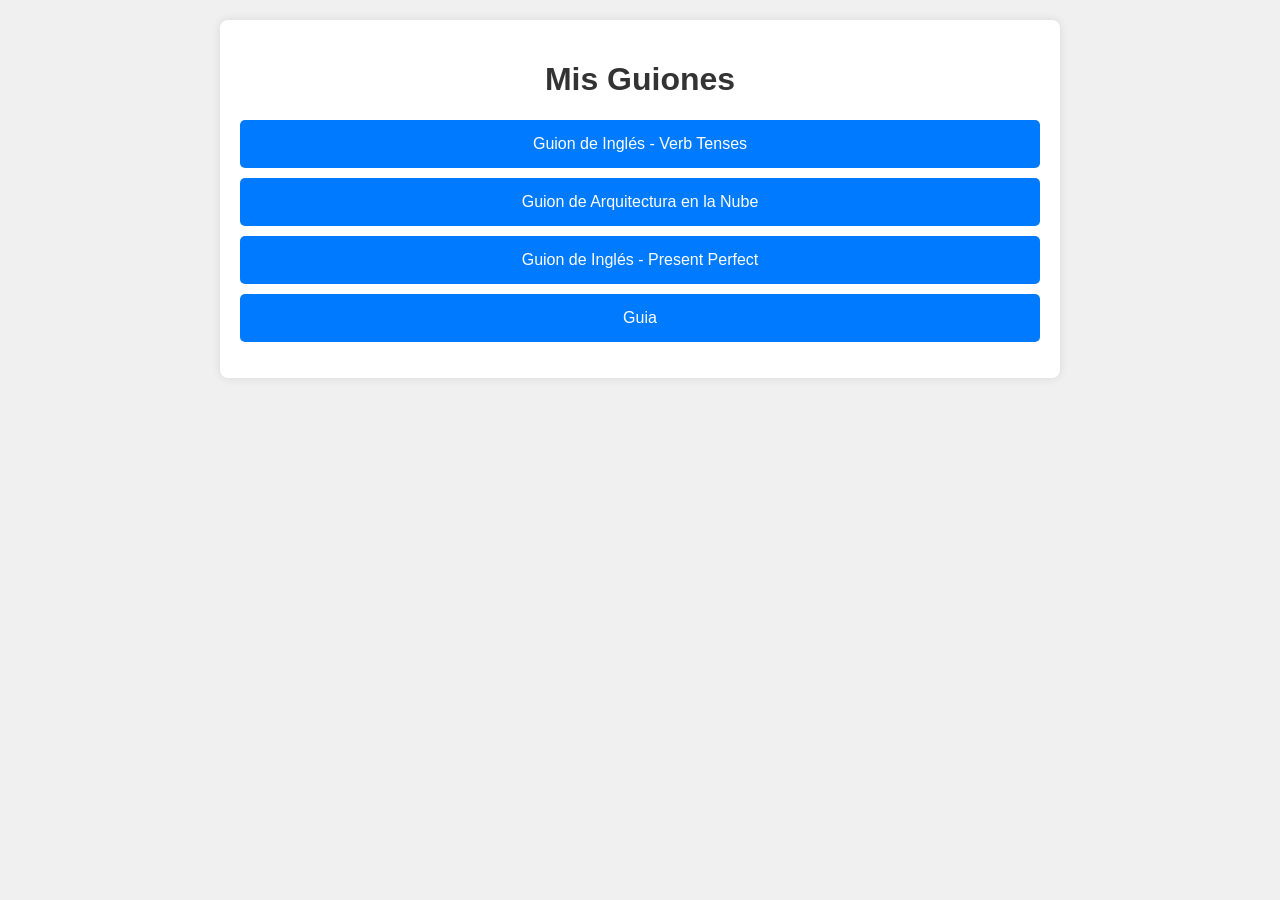
<file: index.html>
<!DOCTYPE html>
<html lang="es">
<head>
<meta charset="UTF-8">
<meta name="viewport" content="width=device-width, initial-scale=1.0">
<title>Guiones</title>
<link rel="stylesheet" href="styles.css">
</head>
<body>
<div class="container">
<h1>Mis Guiones</h1>
<ul class="guiones-list">
<li><a href="guiones/Verb_Tense_Script.html">Guion de Inglés - Verb Tenses</a></li>
<li><a href="guiones/Guion_Arquitectura_Nube.html">Guion de Arquitectura en la Nube</a></li>
<li><a href="guiones/Guion_Corte2_PresentPerfect.html">Guion de Inglés - Present Perfect</a></li>
<li><a href="guiones/guardianes_ninez_juego.html">Guia</a></li>
</ul>
</ul>
</div>
</body>
</html>
</file>
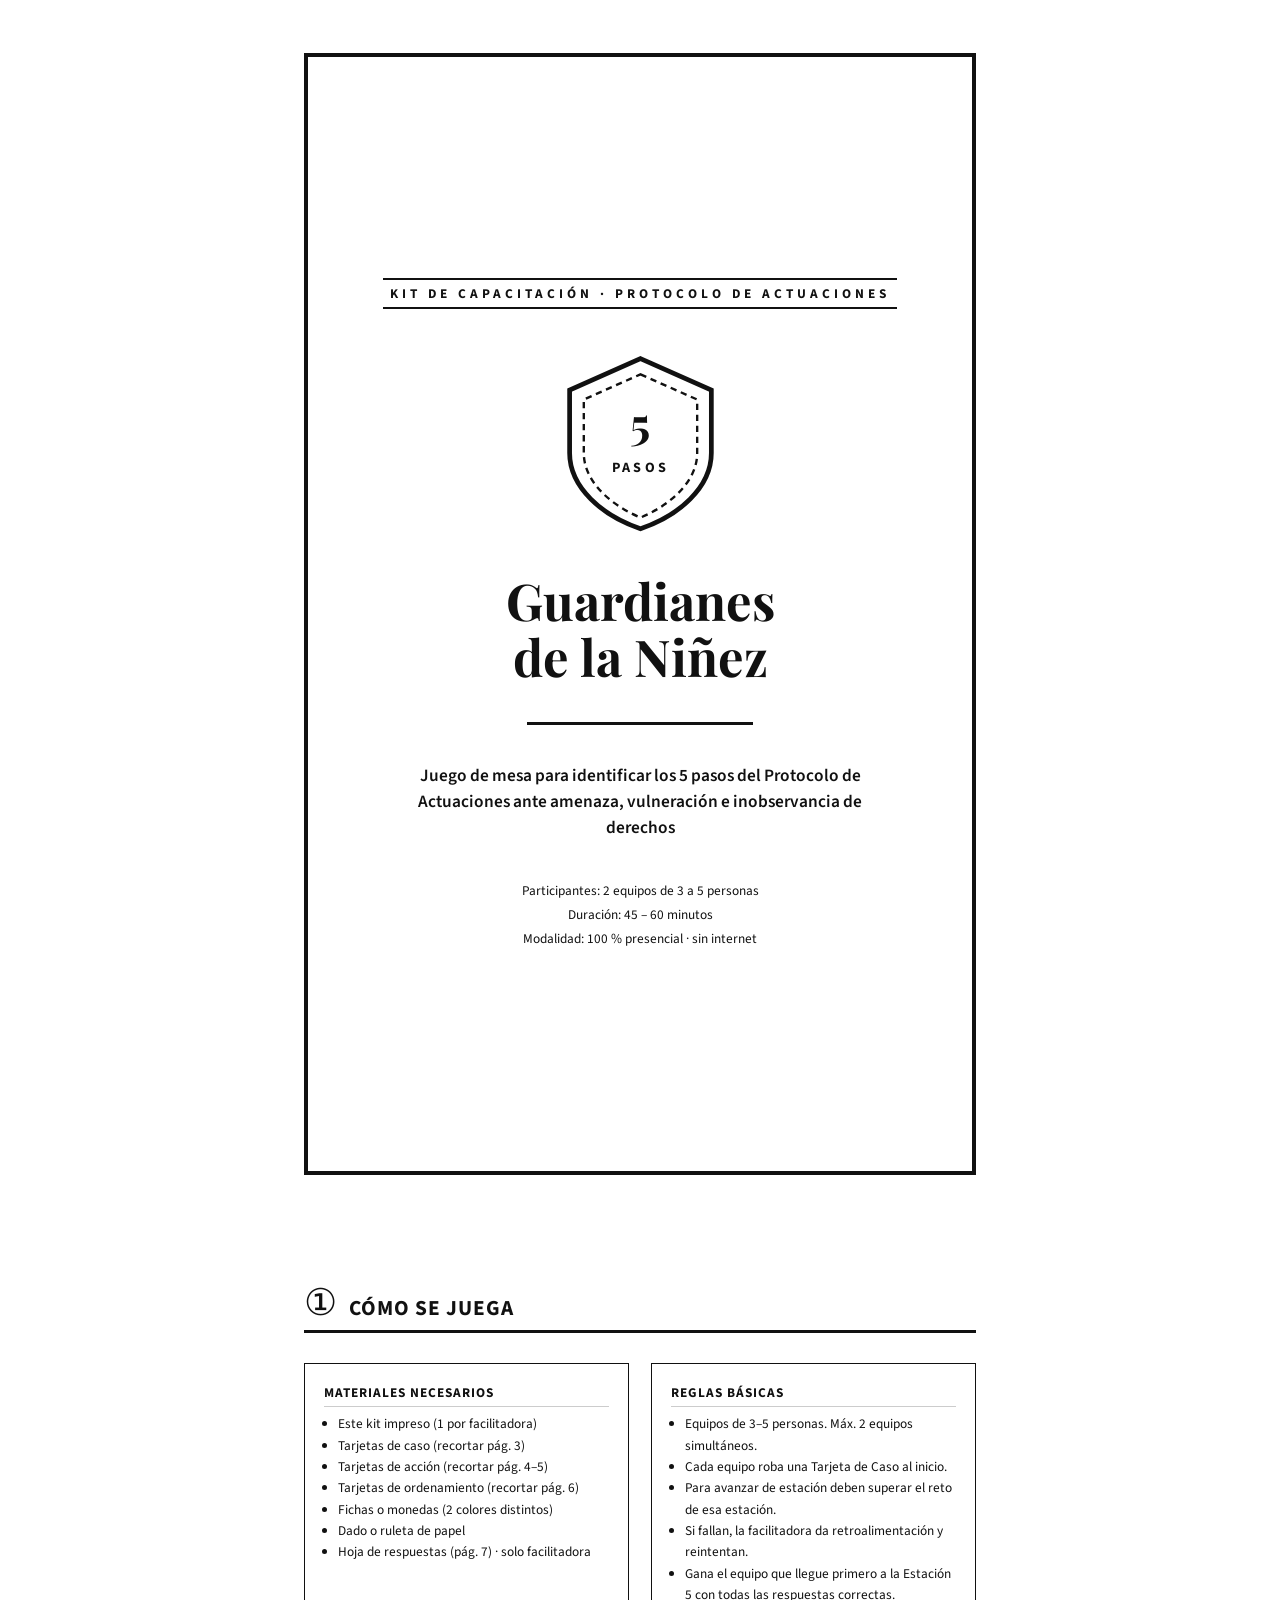
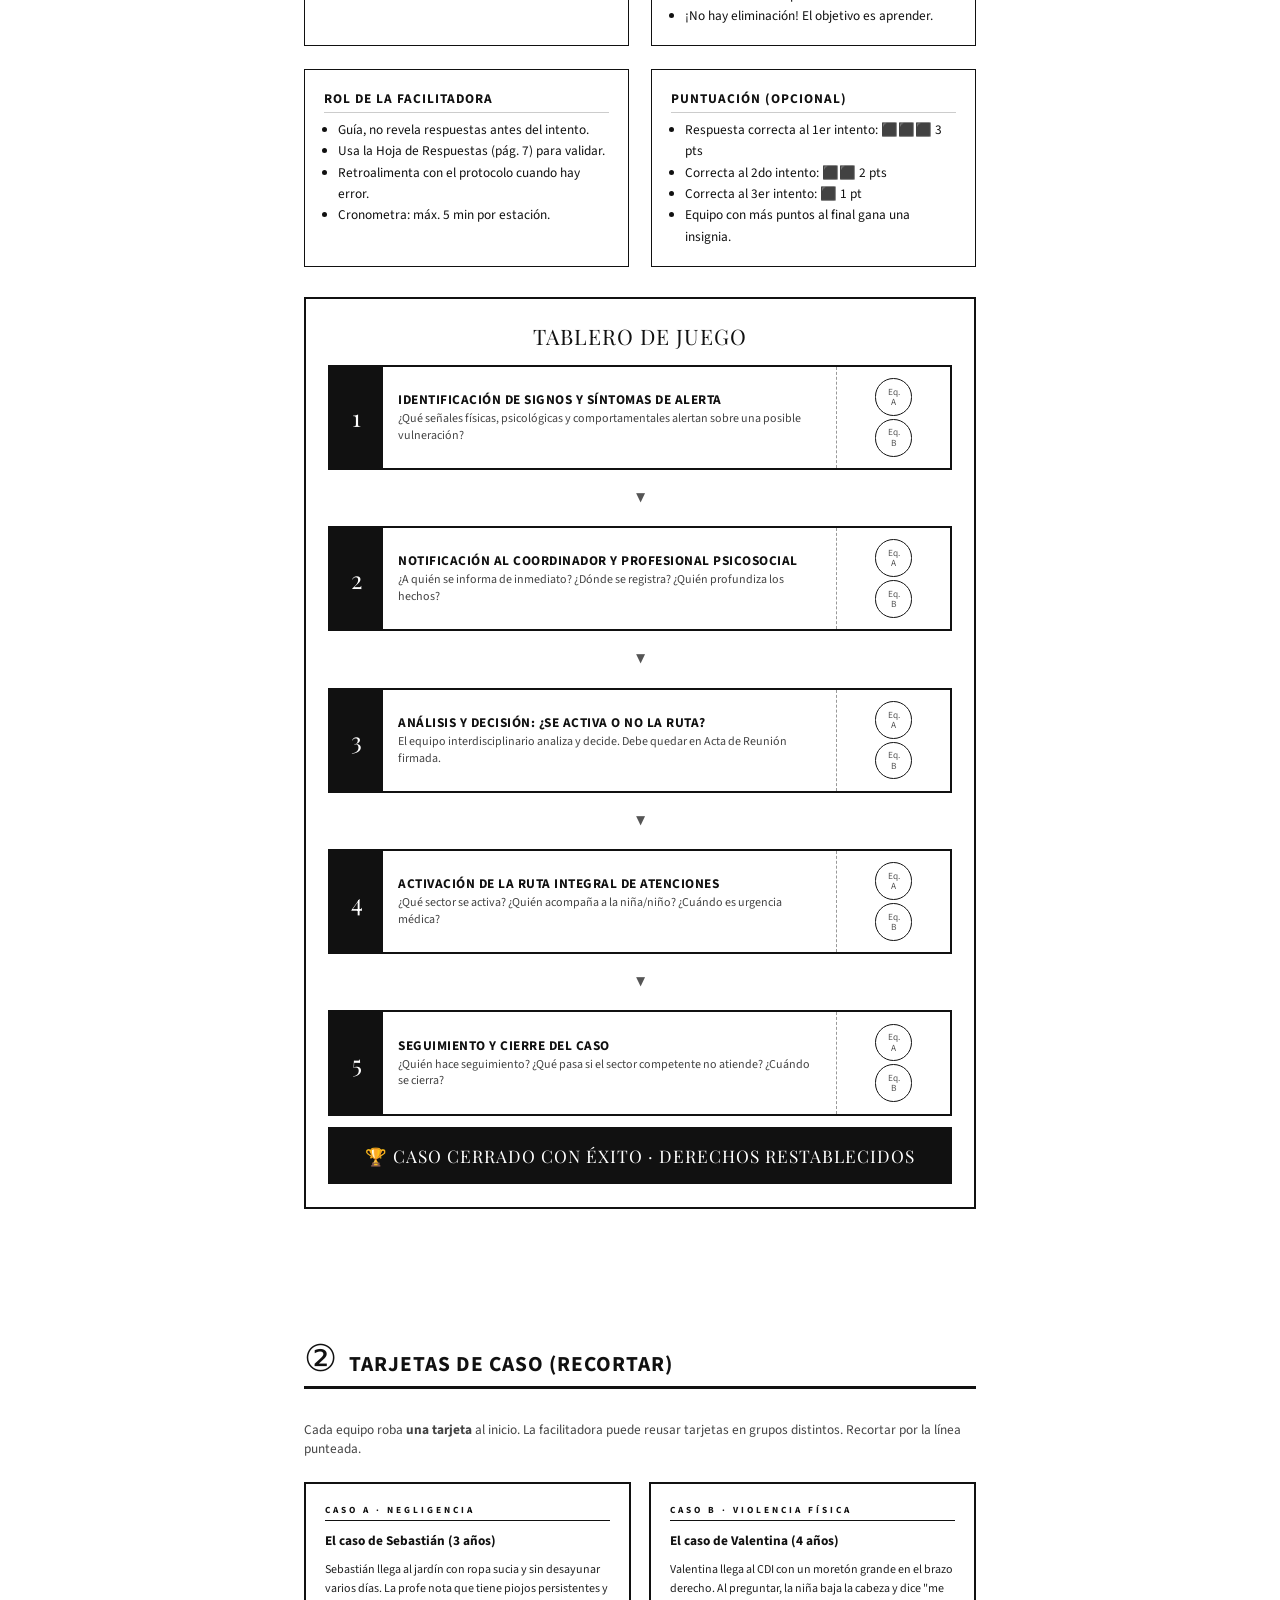
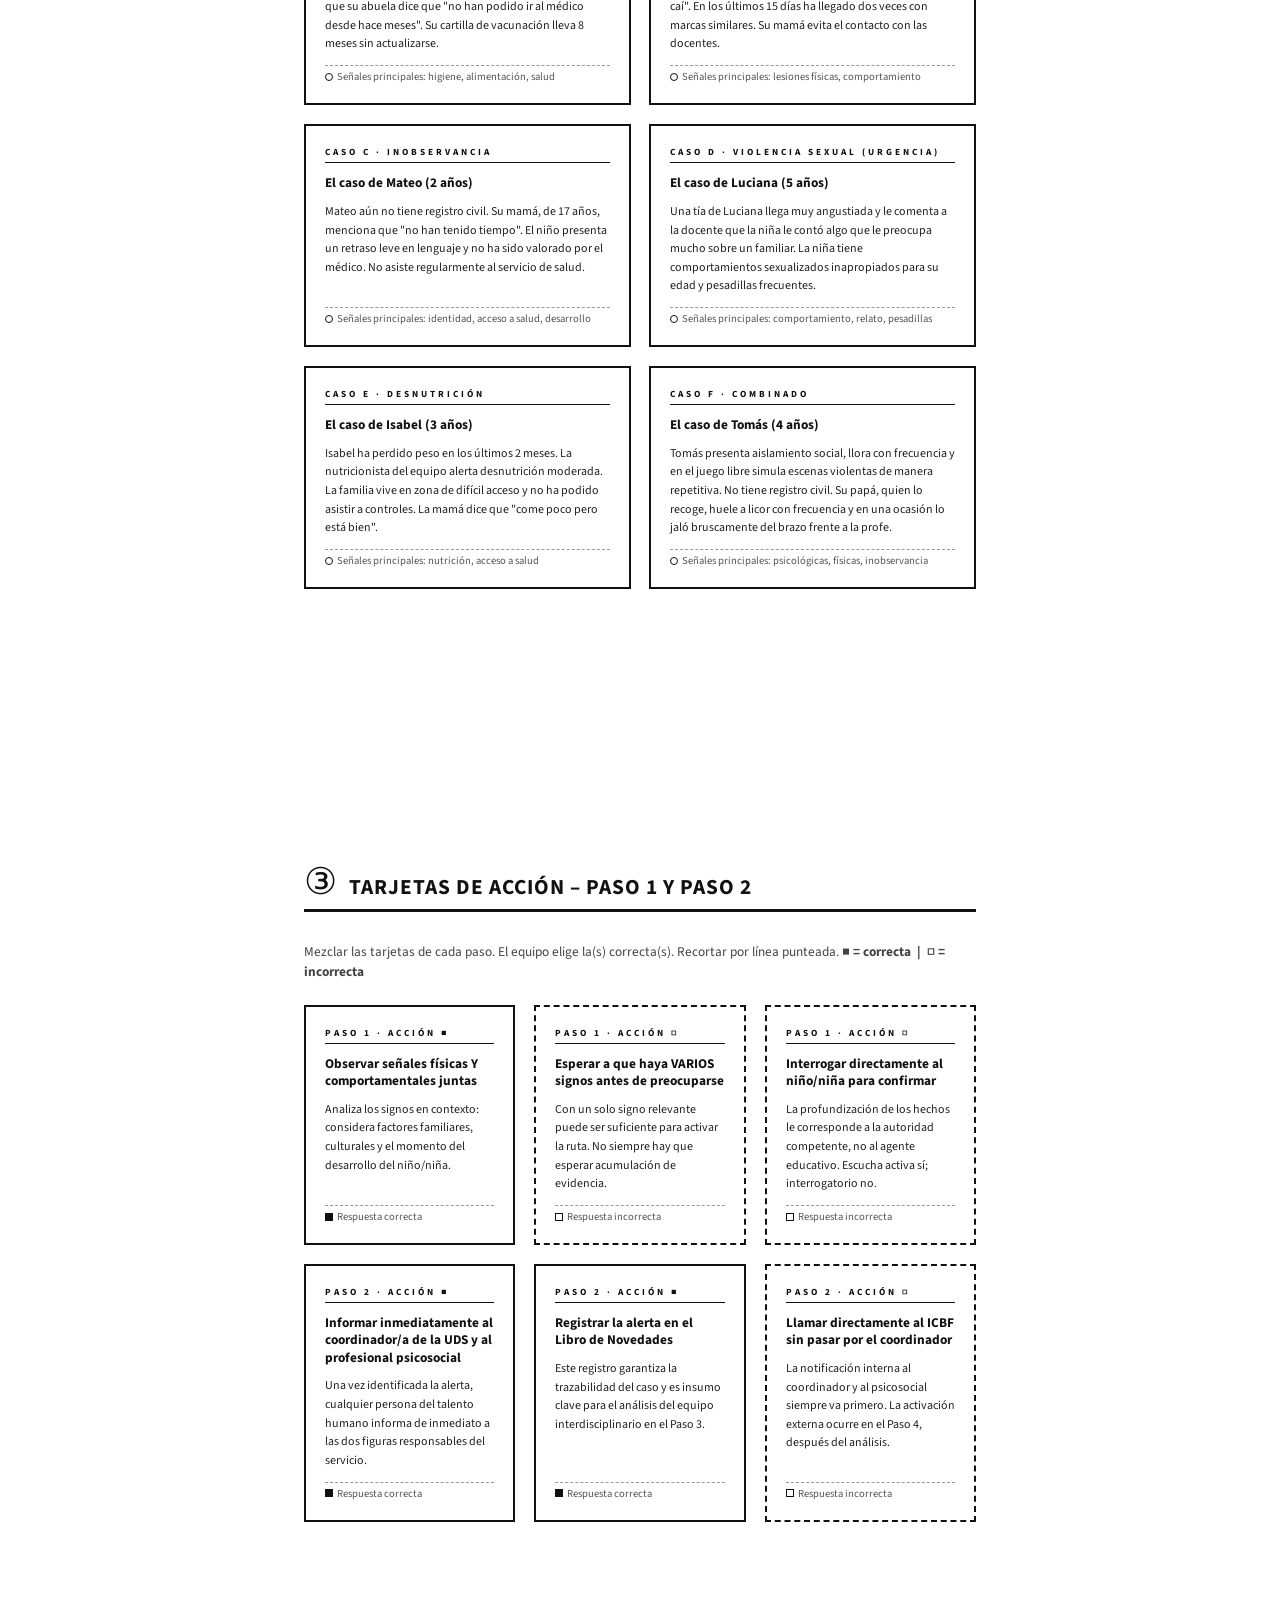
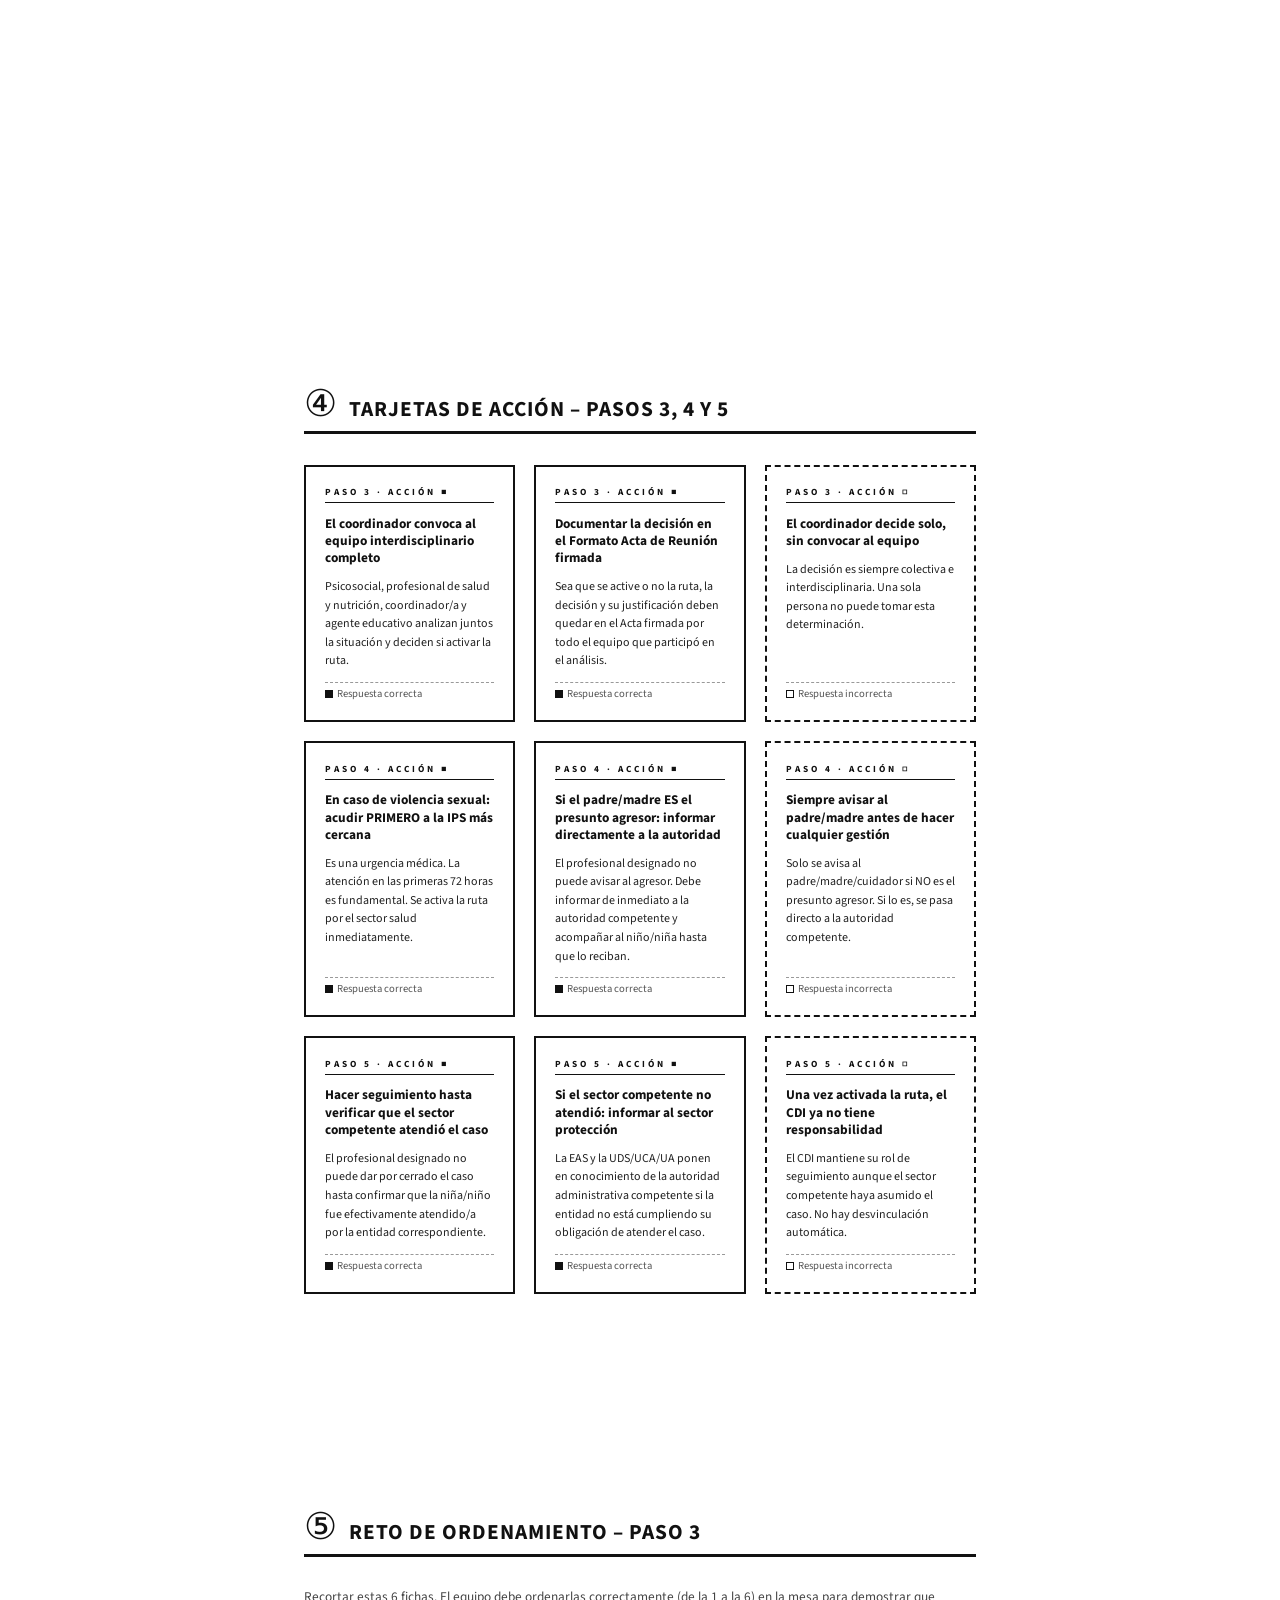
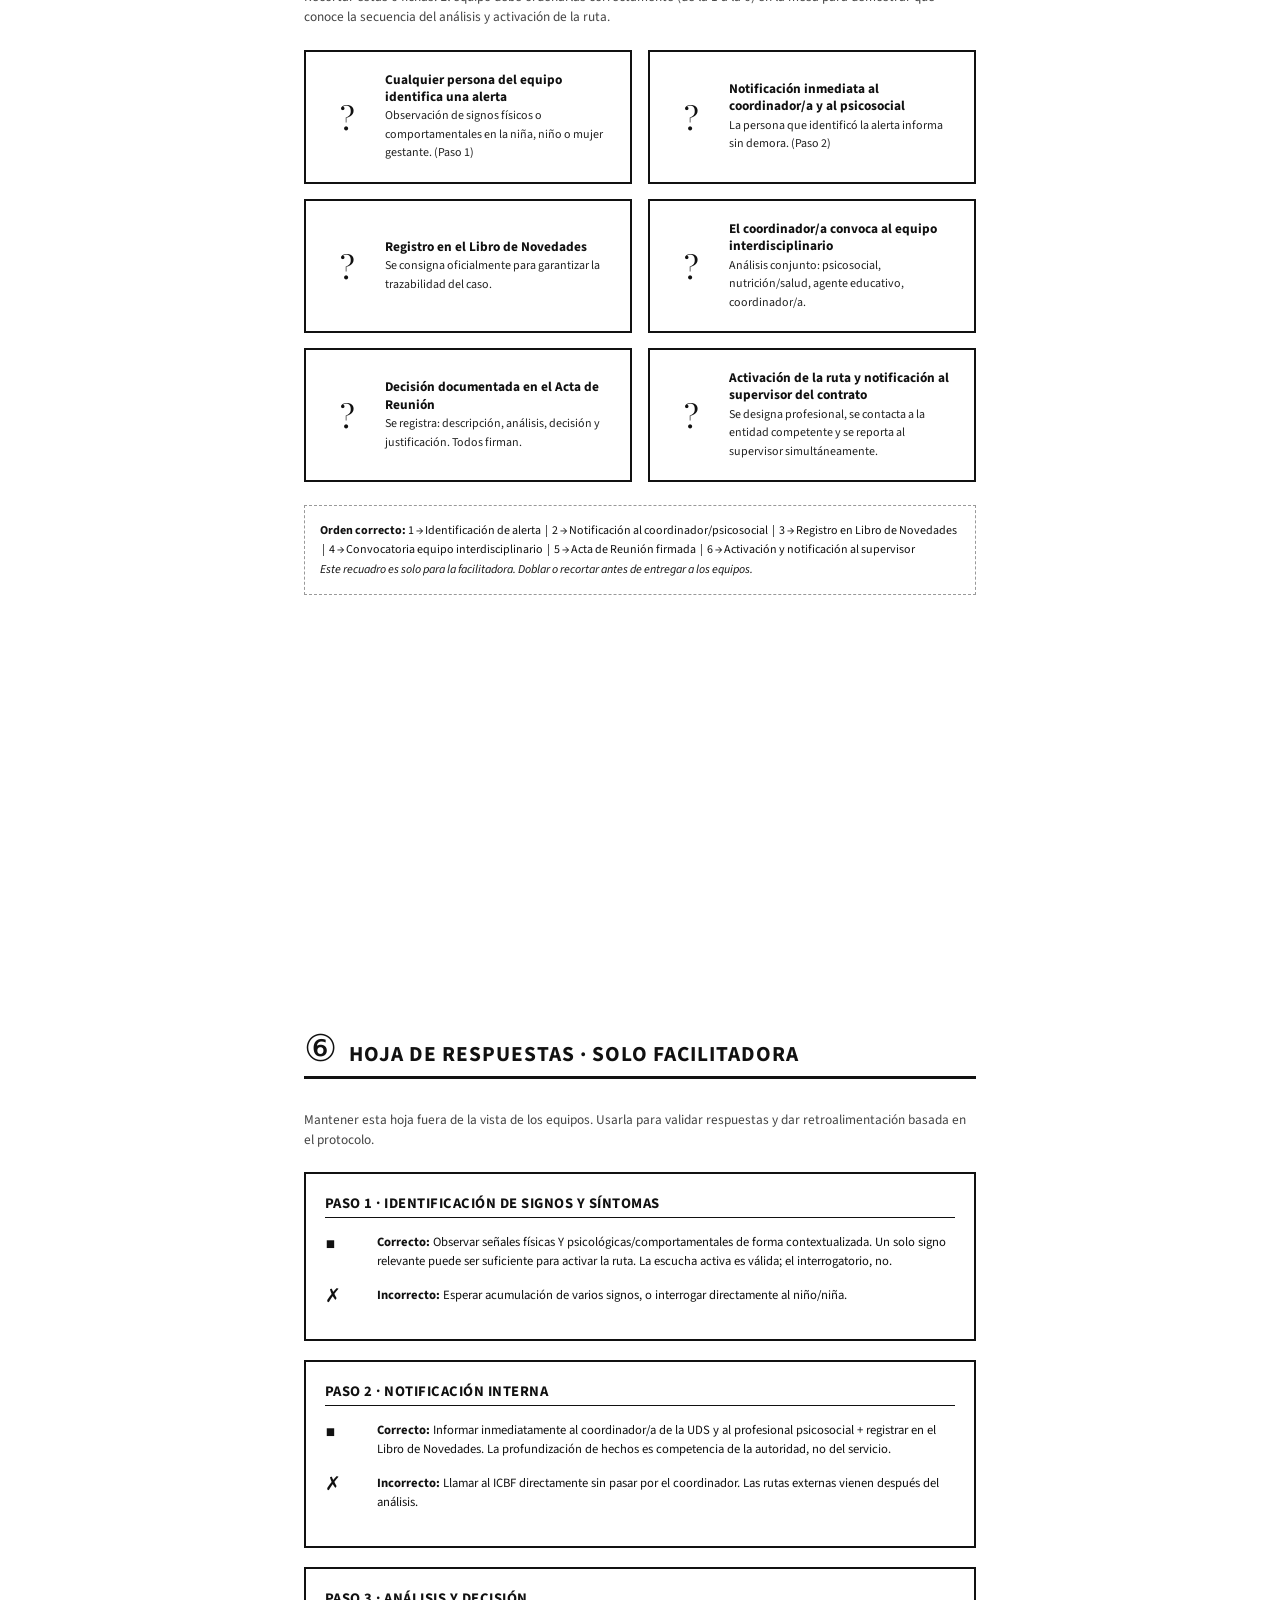
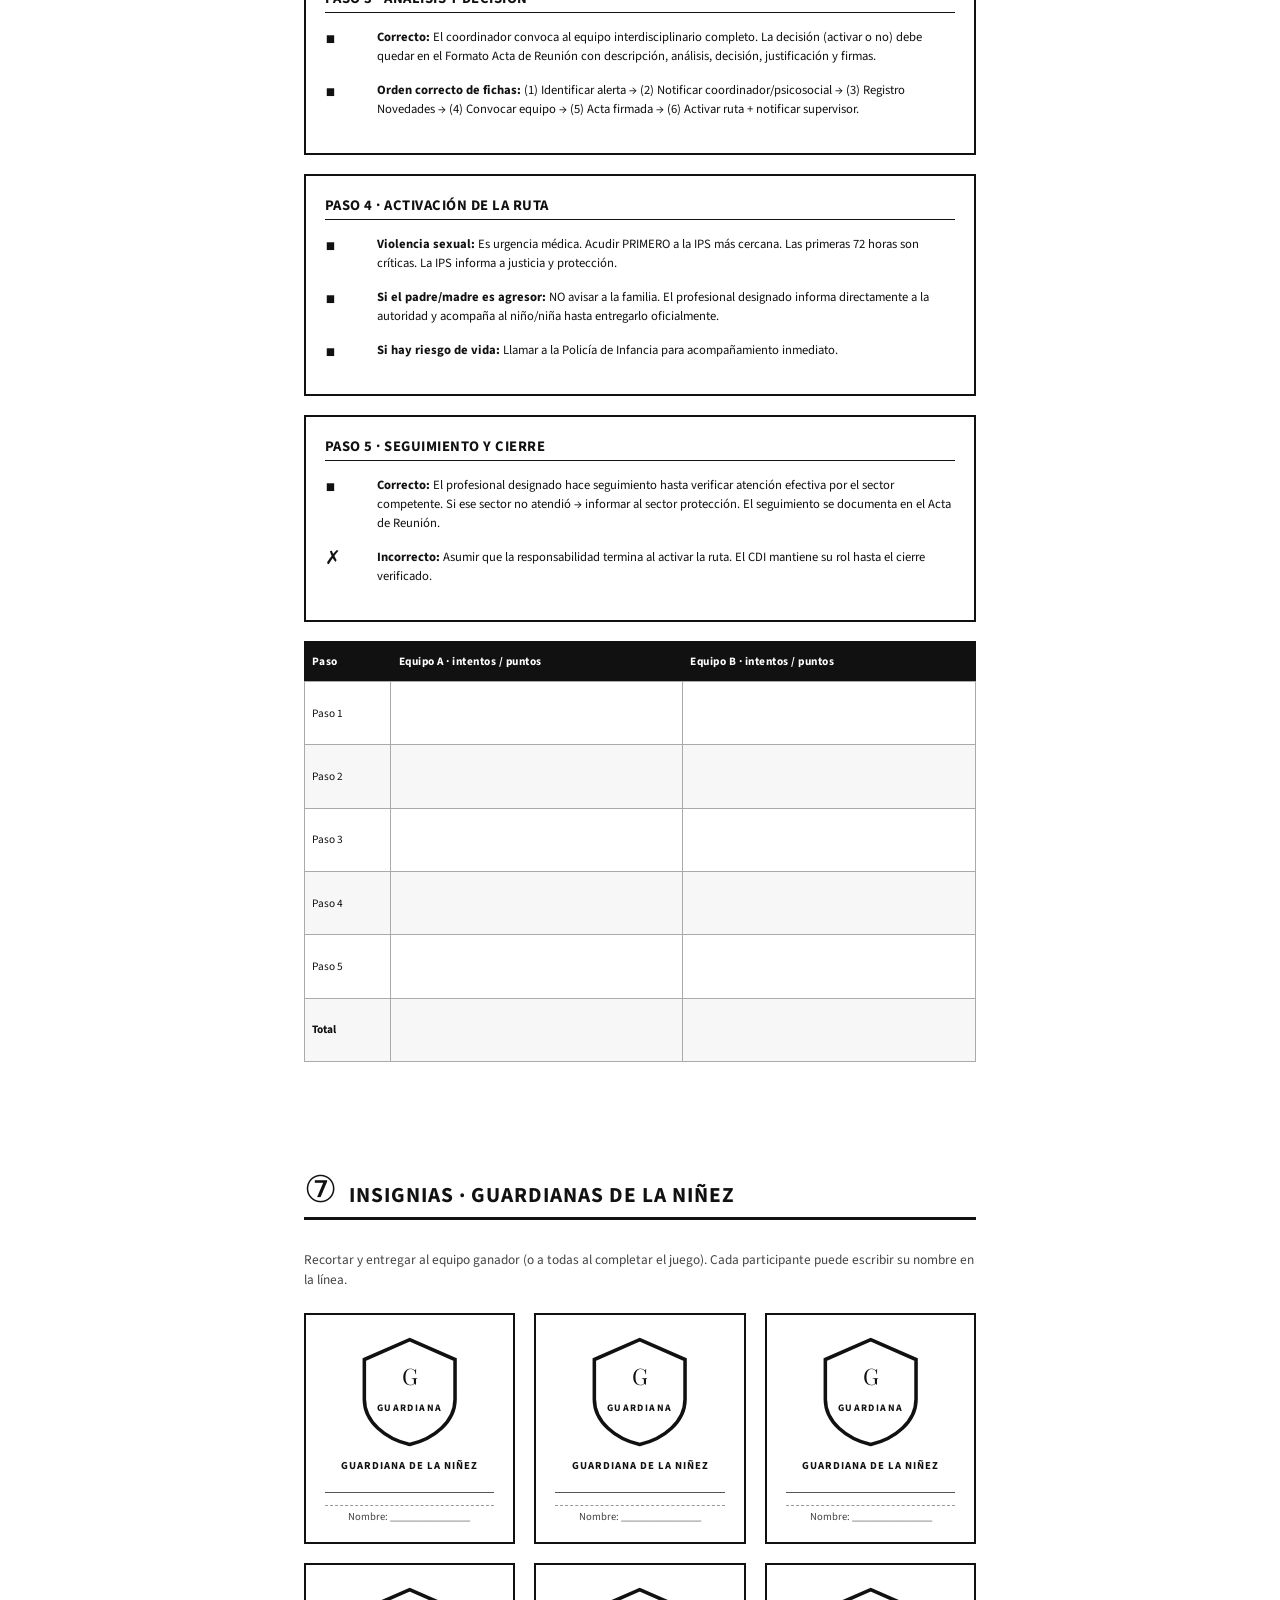
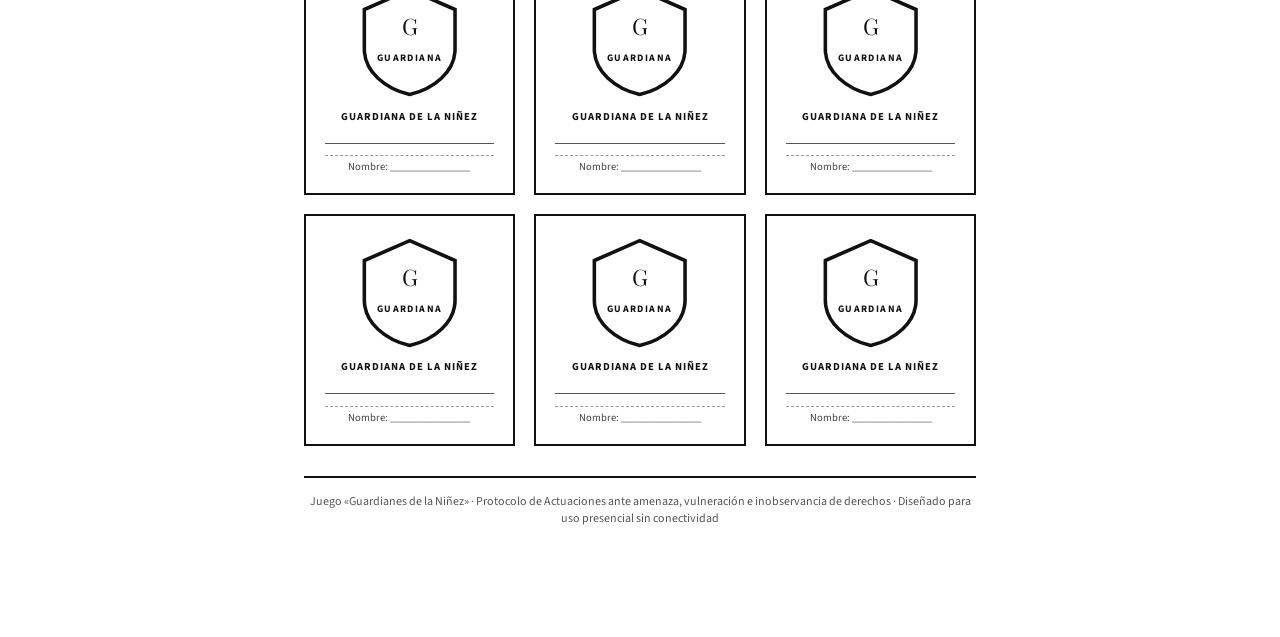
<file: guiones/guardianes_ninez_juego.html>
<!DOCTYPE html>
<html lang="es">
<head>
<meta charset="UTF-8">
<title>Guardianes de la Niñez – Kit para imprimir</title>
<style>
  @import url('https://fonts.googleapis.com/css2?family=Playfair+Display:wght@700&family=Source+Sans+3:wght@400;600;700&display=swap');

  * { margin: 0; padding: 0; box-sizing: border-box; }

  body {
    font-family: 'Source Sans 3', sans-serif;
    background: #fff;
    color: #111;
    font-size: 12pt;
  }

  /* ── PAGE BREAKS ─────────────────────────────── */
  .page {
    width: 210mm;
    min-height: 297mm;
    padding: 14mm 16mm;
    margin: 0 auto;
    page-break-after: always;
    break-after: page;
  }

  /* ── PORTADA ──────────────────────────────────── */
  .cover {
    display: flex;
    flex-direction: column;
    align-items: center;
    justify-content: center;
    text-align: center;
    border: 4px solid #111;
    min-height: 297mm;
    padding: 20mm;
    gap: 10mm;
  }
  .cover-badge {
    font-size: 10pt;
    font-weight: 700;
    letter-spacing: 4px;
    text-transform: uppercase;
    border-top: 2px solid #111;
    border-bottom: 2px solid #111;
    padding: 4px 0;
    width: 100%;
  }
  .cover h1 {
    font-family: 'Playfair Display', serif;
    font-size: 38pt;
    line-height: 1.1;
    max-width: 160mm;
  }
  .cover-sub {
    font-size: 13pt;
    font-weight: 600;
    max-width: 150mm;
    line-height: 1.5;
  }
  .cover-rule { width: 60mm; height: 3px; background: #111; }
  .cover-meta {
    font-size: 10pt;
    line-height: 1.8;
  }
  .cover-shield {
    width: 50mm;
    height: 50mm;
  }

  /* ── SECTION HEADER ──────────────────────────── */
  .section-header {
    display: flex;
    align-items: baseline;
    gap: 8px;
    border-bottom: 3px solid #111;
    padding-bottom: 6px;
    margin-bottom: 8mm;
  }
  .section-num {
    font-family: 'Playfair Display', serif;
    font-size: 28pt;
    line-height: 1;
    margin-right: 4px;
  }
  .section-title {
    font-size: 16pt;
    font-weight: 700;
    text-transform: uppercase;
    letter-spacing: 1px;
  }
  .section-desc {
    font-size: 10pt;
    color: #444;
    margin-bottom: 6mm;
    line-height: 1.5;
  }

  /* ── INSTRUCCIONES ───────────────────────────── */
  .instrucciones-grid {
    display: grid;
    grid-template-columns: 1fr 1fr;
    gap: 6mm;
    margin-bottom: 8mm;
  }
  .instr-box {
    border: 1.5px solid #111;
    padding: 5mm;
  }
  .instr-box-title {
    font-weight: 700;
    font-size: 10pt;
    text-transform: uppercase;
    letter-spacing: 1px;
    border-bottom: 1px solid #ccc;
    padding-bottom: 4px;
    margin-bottom: 6px;
  }
  .instr-box ul {
    padding-left: 14px;
    font-size: 10pt;
    line-height: 1.6;
  }

  /* ── TABLERO ──────────────────────────────────── */
  .tablero-wrap {
    border: 2px solid #111;
    padding: 6mm;
    margin-bottom: 6mm;
  }
  .tablero-title {
    text-align: center;
    font-family: 'Playfair Display', serif;
    font-size: 16pt;
    margin-bottom: 4mm;
    letter-spacing: 1px;
  }
  .tablero-path {
    display: flex;
    flex-direction: column;
    gap: 3mm;
  }
  .tablero-step {
    display: flex;
    align-items: stretch;
    border: 2px solid #111;
    min-height: 22mm;
  }
  .tablero-step-num {
    width: 14mm;
    background: #111;
    color: #fff;
    display: flex;
    align-items: center;
    justify-content: center;
    font-family: 'Playfair Display', serif;
    font-size: 18pt;
    flex-shrink: 0;
  }
  .tablero-step-body {
    flex: 1;
    padding: 3mm 4mm;
    display: flex;
    flex-direction: column;
    justify-content: center;
  }
  .tablero-step-name {
    font-weight: 700;
    font-size: 10pt;
    text-transform: uppercase;
    letter-spacing: 0.5px;
    margin-bottom: 2px;
  }
  .tablero-step-hint {
    font-size: 9pt;
    color: #444;
    line-height: 1.4;
  }
  .tablero-step-tokens {
    width: 30mm;
    border-left: 1.5px dashed #999;
    display: flex;
    flex-direction: column;
    align-items: center;
    justify-content: center;
    gap: 3px;
    padding: 3mm;
    flex-shrink: 0;
  }
  .token-circle {
    width: 10mm;
    height: 10mm;
    border: 1.5px solid #111;
    border-radius: 50%;
    display: flex;
    align-items: center;
    justify-content: center;
    font-size: 7pt;
    color: #555;
    text-align: center;
    line-height: 1.1;
  }
  .arrow-down {
    text-align: center;
    font-size: 14pt;
    margin: 1mm 0;
    color: #555;
  }
  .tablero-end {
    border: 2px solid #111;
    background: #111;
    color: #fff;
    text-align: center;
    padding: 4mm;
    font-family: 'Playfair Display', serif;
    font-size: 13pt;
    letter-spacing: 1px;
  }

  /* ── TARJETAS ─────────────────────────────────── */
  .tarjetas-grid {
    display: grid;
    gap: 5mm;
  }
  .tarjetas-grid-2 {
    grid-template-columns: 1fr 1fr;
  }
  .tarjetas-grid-3 {
    grid-template-columns: 1fr 1fr 1fr;
  }

  .card {
    border: 2px solid #111;
    padding: 5mm;
    display: flex;
    flex-direction: column;
    gap: 3mm;
    page-break-inside: avoid;
    break-inside: avoid;
  }
  .card-tipo {
    font-size: 7pt;
    font-weight: 700;
    letter-spacing: 3px;
    text-transform: uppercase;
    border-bottom: 1px solid #111;
    padding-bottom: 3px;
  }
  .card-titulo {
    font-weight: 700;
    font-size: 10pt;
    line-height: 1.3;
  }
  .card-cuerpo {
    font-size: 9pt;
    line-height: 1.55;
    color: #222;
    flex: 1;
  }
  .card-footer {
    font-size: 8pt;
    color: #555;
    border-top: 1px dashed #999;
    padding-top: 3px;
    display: flex;
    align-items: center;
    gap: 4px;
  }
  .card-dot {
    width: 8px;
    height: 8px;
    border: 1.5px solid #111;
    border-radius: 50%;
    display: inline-block;
  }
  .card-check {
    width: 8px;
    height: 8px;
    border: 1.5px solid #111;
    display: inline-block;
  }
  .card-correcto { border-color: #111; border-width: 2px; }
  .card-incorrecto { border-style: dashed; }

  .card-pasos ol {
    padding-left: 14px;
    font-size: 9pt;
    line-height: 1.6;
  }
  .card-pasos li { margin-bottom: 2px; }

  /* ── FICHA DE SEGUIMIENTO ─────────────────────── */
  .seguimiento-table {
    width: 100%;
    border-collapse: collapse;
    font-size: 9pt;
    margin-top: 4mm;
  }
  .seguimiento-table th {
    background: #111;
    color: #fff;
    padding: 3mm 2mm;
    text-align: left;
    font-size: 8.5pt;
    font-weight: 700;
    letter-spacing: 0.5px;
  }
  .seguimiento-table td {
    border: 1px solid #aaa;
    padding: 6mm 2mm;
    vertical-align: top;
    font-size: 8.5pt;
  }
  .seguimiento-table tr:nth-child(even) td { background: #f7f7f7; }

  /* ── HOJA DE RESPUESTAS ──────────────────────── */
  .respuestas-box {
    border: 2px solid #111;
    padding: 5mm;
    margin-bottom: 5mm;
  }
  .respuestas-box h3 {
    font-size: 11pt;
    font-weight: 700;
    margin-bottom: 4mm;
    text-transform: uppercase;
    letter-spacing: 0.5px;
    border-bottom: 1.5px solid #111;
    padding-bottom: 3px;
  }
  .respuesta-item {
    display: flex;
    gap: 4mm;
    margin-bottom: 4mm;
    font-size: 9.5pt;
    align-items: flex-start;
  }
  .r-num {
    font-family: 'Playfair Display', serif;
    font-size: 14pt;
    line-height: 1;
    flex-shrink: 0;
    width: 10mm;
  }
  .r-content { flex: 1; line-height: 1.5; }
  .r-bold { font-weight: 700; }

  /* ── INSIGNIA ─────────────────────────────────── */
  .insignia-grid {
    display: grid;
    grid-template-columns: repeat(3, 1fr);
    gap: 5mm;
    margin-top: 4mm;
  }
  .insignia-card {
    border: 2px solid #111;
    text-align: center;
    padding: 5mm;
    display: flex;
    flex-direction: column;
    align-items: center;
    gap: 3mm;
  }
  .insignia-escudo {
    width: 30mm;
    height: 30mm;
  }
  .insignia-nombre {
    font-size: 8pt;
    font-weight: 700;
    text-transform: uppercase;
    letter-spacing: 1px;
  }
  .insignia-rol {
    font-size: 8pt;
    color: #444;
    border-top: 1px dashed #999;
    padding-top: 3px;
    width: 100%;
    text-align: center;
  }
  .insignia-linea {
    width: 100%;
    border-bottom: 1px solid #555;
    margin-top: 2mm;
  }

  /* ── PRINT ────────────────────────────────────── */
  @media print {
    body { font-size: 10pt; }
    .page { margin: 0; padding: 12mm 14mm; }
    .no-print { display: none; }
  }

  /* ── BOTÓN IMPRIMIR ──────────────────────────── */
  .print-btn {
    position: fixed;
    top: 16px;
    right: 16px;
    background: #111;
    color: #fff;
    border: none;
    padding: 10px 20px;
    font-family: 'Source Sans 3', sans-serif;
    font-size: 13px;
    font-weight: 600;
    cursor: pointer;
    letter-spacing: 1px;
    z-index: 999;
  }
  .print-btn:hover { background: #333; }
</style>
</head>
<body>


<!-- ══════════════════════════════════════════════════
     PÁGINA 1 · PORTADA
══════════════════════════════════════════════════ -->
<div class="page">
  <div class="cover">
    <div class="cover-badge">Kit de capacitación · Protocolo de Actuaciones</div>

    <svg class="cover-shield" viewBox="0 0 120 120" fill="none" xmlns="http://www.w3.org/2000/svg">
      <path d="M60 8 L105 28 L105 68 C105 90 84 108 60 116 C36 108 15 90 15 68 L15 28 Z" fill="none" stroke="#111" stroke-width="3"/>
      <path d="M60 18 L96 34 L96 68 C96 86 79 101 60 109 C41 101 24 86 24 68 L24 34 Z" fill="none" stroke="#111" stroke-width="1.5" stroke-dasharray="4 3"/>
      <text x="60" y="60" text-anchor="middle" font-family="'Playfair Display', serif" font-size="28" font-weight="700" fill="#111">5</text>
      <text x="60" y="80" text-anchor="middle" font-family="'Source Sans 3', sans-serif" font-size="9" font-weight="700" fill="#111" letter-spacing="2">PASOS</text>
    </svg>

    <h1>Guardianes<br>de la Niñez</h1>
    <div class="cover-rule"></div>
    <div class="cover-sub">Juego de mesa para identificar los 5 pasos del Protocolo de Actuaciones ante amenaza, vulneración e inobservancia de derechos</div>
    <div class="cover-meta">
      Participantes: 2 equipos de 3 a 5 personas<br>
      Duración: 45 – 60 minutos<br>
      Modalidad: 100 % presencial · sin internet
    </div>
  </div>
</div>

<!-- ══════════════════════════════════════════════════
     PÁGINA 2 · INSTRUCCIONES + TABLERO
══════════════════════════════════════════════════ -->
<div class="page">
  <div class="section-header">
    <span class="section-num">①</span>
    <span class="section-title">Cómo se juega</span>
  </div>

  <div class="instrucciones-grid">
    <div class="instr-box">
      <div class="instr-box-title">Materiales necesarios</div>
      <ul>
        <li>Este kit impreso (1 por facilitadora)</li>
        <li>Tarjetas de caso (recortar pág. 3)</li>
        <li>Tarjetas de acción (recortar pág. 4–5)</li>
        <li>Tarjetas de ordenamiento (recortar pág. 6)</li>
        <li>Fichas o monedas (2 colores distintos)</li>
        <li>Dado o ruleta de papel</li>
        <li>Hoja de respuestas (pág. 7) · solo facilitadora</li>
      </ul>
    </div>
    <div class="instr-box">
      <div class="instr-box-title">Reglas básicas</div>
      <ul>
        <li>Equipos de 3–5 personas. Máx. 2 equipos simultáneos.</li>
        <li>Cada equipo roba una Tarjeta de Caso al inicio.</li>
        <li>Para avanzar de estación deben superar el reto de esa estación.</li>
        <li>Si fallan, la facilitadora da retroalimentación y reintentan.</li>
        <li>Gana el equipo que llegue primero a la Estación 5 con todas las respuestas correctas.</li>
        <li>¡No hay eliminación! El objetivo es aprender.</li>
      </ul>
    </div>
    <div class="instr-box">
      <div class="instr-box-title">Rol de la facilitadora</div>
      <ul>
        <li>Guía, no revela respuestas antes del intento.</li>
        <li>Usa la Hoja de Respuestas (pág. 7) para validar.</li>
        <li>Retroalimenta con el protocolo cuando hay error.</li>
        <li>Cronometra: máx. 5 min por estación.</li>
      </ul>
    </div>
    <div class="instr-box">
      <div class="instr-box-title">Puntuación (opcional)</div>
      <ul>
        <li>Respuesta correcta al 1er intento: ⬛⬛⬛ 3 pts</li>
        <li>Correcta al 2do intento: ⬛⬛ 2 pts</li>
        <li>Correcta al 3er intento: ⬛ 1 pt</li>
        <li>Equipo con más puntos al final gana una insignia.</li>
      </ul>
    </div>
  </div>

  <!-- TABLERO -->
  <div class="tablero-wrap">
    <div class="tablero-title">TABLERO DE JUEGO</div>
    <div class="tablero-path">

      <div class="tablero-step">
        <div class="tablero-step-num">1</div>
        <div class="tablero-step-body">
          <div class="tablero-step-name">Identificación de signos y síntomas de alerta</div>
          <div class="tablero-step-hint">¿Qué señales físicas, psicológicas y comportamentales alertan sobre una posible vulneración?</div>
        </div>
        <div class="tablero-step-tokens">
          <div class="token-circle">Eq.<br>A</div>
          <div class="token-circle">Eq.<br>B</div>
        </div>
      </div>

      <div class="arrow-down">▼</div>

      <div class="tablero-step">
        <div class="tablero-step-num">2</div>
        <div class="tablero-step-body">
          <div class="tablero-step-name">Notificación al coordinador y profesional psicosocial</div>
          <div class="tablero-step-hint">¿A quién se informa de inmediato? ¿Dónde se registra? ¿Quién profundiza los hechos?</div>
        </div>
        <div class="tablero-step-tokens">
          <div class="token-circle">Eq.<br>A</div>
          <div class="token-circle">Eq.<br>B</div>
        </div>
      </div>

      <div class="arrow-down">▼</div>

      <div class="tablero-step">
        <div class="tablero-step-num">3</div>
        <div class="tablero-step-body">
          <div class="tablero-step-name">Análisis y decisión: ¿se activa o no la ruta?</div>
          <div class="tablero-step-hint">El equipo interdisciplinario analiza y decide. Debe quedar en Acta de Reunión firmada.</div>
        </div>
        <div class="tablero-step-tokens">
          <div class="token-circle">Eq.<br>A</div>
          <div class="token-circle">Eq.<br>B</div>
        </div>
      </div>

      <div class="arrow-down">▼</div>

      <div class="tablero-step">
        <div class="tablero-step-num">4</div>
        <div class="tablero-step-body">
          <div class="tablero-step-name">Activación de la Ruta Integral de Atenciones</div>
          <div class="tablero-step-hint">¿Qué sector se activa? ¿Quién acompaña a la niña/niño? ¿Cuándo es urgencia médica?</div>
        </div>
        <div class="tablero-step-tokens">
          <div class="token-circle">Eq.<br>A</div>
          <div class="token-circle">Eq.<br>B</div>
        </div>
      </div>

      <div class="arrow-down">▼</div>

      <div class="tablero-step">
        <div class="tablero-step-num">5</div>
        <div class="tablero-step-body">
          <div class="tablero-step-name">Seguimiento y cierre del caso</div>
          <div class="tablero-step-hint">¿Quién hace seguimiento? ¿Qué pasa si el sector competente no atiende? ¿Cuándo se cierra?</div>
        </div>
        <div class="tablero-step-tokens">
          <div class="token-circle">Eq.<br>A</div>
          <div class="token-circle">Eq.<br>B</div>
        </div>
      </div>

      <div class="tablero-end">🏆 CASO CERRADO CON ÉXITO · DERECHOS RESTABLECIDOS</div>
    </div>
  </div>
</div>

<!-- ══════════════════════════════════════════════════
     PÁGINA 3 · TARJETAS DE CASO
══════════════════════════════════════════════════ -->
<div class="page">
  <div class="section-header">
    <span class="section-num">②</span>
    <span class="section-title">Tarjetas de caso (recortar)</span>
  </div>
  <p class="section-desc">Cada equipo roba <strong>una tarjeta</strong> al inicio. La facilitadora puede reusar tarjetas en grupos distintos. Recortar por la línea punteada.</p>

  <div class="tarjetas-grid tarjetas-grid-2">

    <div class="card">
      <div class="card-tipo">Caso A · Negligencia</div>
      <div class="card-titulo">El caso de Sebastián (3 años)</div>
      <div class="card-cuerpo">Sebastián llega al jardín con ropa sucia y sin desayunar varios días. La profe nota que tiene piojos persistentes y que su abuela dice que "no han podido ir al médico desde hace meses". Su cartilla de vacunación lleva 8 meses sin actualizarse.</div>
      <div class="card-footer"><span class="card-dot"></span> Señales principales: higiene, alimentación, salud</div>
    </div>

    <div class="card">
      <div class="card-tipo">Caso B · Violencia física</div>
      <div class="card-titulo">El caso de Valentina (4 años)</div>
      <div class="card-cuerpo">Valentina llega al CDI con un moretón grande en el brazo derecho. Al preguntar, la niña baja la cabeza y dice "me caí". En los últimos 15 días ha llegado dos veces con marcas similares. Su mamá evita el contacto con las docentes.</div>
      <div class="card-footer"><span class="card-dot"></span> Señales principales: lesiones físicas, comportamiento</div>
    </div>

    <div class="card">
      <div class="card-tipo">Caso C · Inobservancia</div>
      <div class="card-titulo">El caso de Mateo (2 años)</div>
      <div class="card-cuerpo">Mateo aún no tiene registro civil. Su mamá, de 17 años, menciona que "no han tenido tiempo". El niño presenta un retraso leve en lenguaje y no ha sido valorado por el médico. No asiste regularmente al servicio de salud.</div>
      <div class="card-footer"><span class="card-dot"></span> Señales principales: identidad, acceso a salud, desarrollo</div>
    </div>

    <div class="card">
      <div class="card-tipo">Caso D · Violencia sexual (urgencia)</div>
      <div class="card-titulo">El caso de Luciana (5 años)</div>
      <div class="card-cuerpo">Una tía de Luciana llega muy angustiada y le comenta a la docente que la niña le contó algo que le preocupa mucho sobre un familiar. La niña tiene comportamientos sexualizados inapropiados para su edad y pesadillas frecuentes.</div>
      <div class="card-footer"><span class="card-dot"></span> Señales principales: comportamiento, relato, pesadillas</div>
    </div>

    <div class="card">
      <div class="card-tipo">Caso E · Desnutrición</div>
      <div class="card-titulo">El caso de Isabel (3 años)</div>
      <div class="card-cuerpo">Isabel ha perdido peso en los últimos 2 meses. La nutricionista del equipo alerta desnutrición moderada. La familia vive en zona de difícil acceso y no ha podido asistir a controles. La mamá dice que "come poco pero está bien".</div>
      <div class="card-footer"><span class="card-dot"></span> Señales principales: nutrición, acceso a salud</div>
    </div>

    <div class="card">
      <div class="card-tipo">Caso F · Combinado</div>
      <div class="card-titulo">El caso de Tomás (4 años)</div>
      <div class="card-cuerpo">Tomás presenta aislamiento social, llora con frecuencia y en el juego libre simula escenas violentas de manera repetitiva. No tiene registro civil. Su papá, quien lo recoge, huele a licor con frecuencia y en una ocasión lo jaló bruscamente del brazo frente a la profe.</div>
      <div class="card-footer"><span class="card-dot"></span> Señales principales: psicológicas, físicas, inobservancia</div>
    </div>

  </div>
</div>

<!-- ══════════════════════════════════════════════════
     PÁGINA 4 · TARJETAS DE ACCIÓN – PASOS 1 Y 2
══════════════════════════════════════════════════ -->
<div class="page">
  <div class="section-header">
    <span class="section-num">③</span>
    <span class="section-title">Tarjetas de acción – Paso 1 y Paso 2</span>
  </div>
  <p class="section-desc">Mezclar las tarjetas de cada paso. El equipo elige la(s) correcta(s). Recortar por línea punteada. <strong>■ = correcta &nbsp;|&nbsp; □ = incorrecta</strong></p>

  <div class="tarjetas-grid tarjetas-grid-3" style="margin-bottom:6mm">

    <div class="card card-correcto">
      <div class="card-tipo">Paso 1 · Acción ■</div>
      <div class="card-titulo">Observar señales físicas Y comportamentales juntas</div>
      <div class="card-cuerpo">Analiza los signos en contexto: considera factores familiares, culturales y el momento del desarrollo del niño/niña.</div>
      <div class="card-footer"><span class="card-check" style="background:#111"></span> Respuesta correcta</div>
    </div>

    <div class="card card-incorrecto">
      <div class="card-tipo">Paso 1 · Acción □</div>
      <div class="card-titulo">Esperar a que haya VARIOS signos antes de preocuparse</div>
      <div class="card-cuerpo">Con un solo signo relevante puede ser suficiente para activar la ruta. No siempre hay que esperar acumulación de evidencia.</div>
      <div class="card-footer"><span class="card-check"></span> Respuesta incorrecta</div>
    </div>

    <div class="card card-incorrecto">
      <div class="card-tipo">Paso 1 · Acción □</div>
      <div class="card-titulo">Interrogar directamente al niño/niña para confirmar</div>
      <div class="card-cuerpo">La profundización de los hechos le corresponde a la autoridad competente, no al agente educativo. Escucha activa sí; interrogatorio no.</div>
      <div class="card-footer"><span class="card-check"></span> Respuesta incorrecta</div>
    </div>

    <div class="card card-correcto">
      <div class="card-tipo">Paso 2 · Acción ■</div>
      <div class="card-titulo">Informar inmediatamente al coordinador/a de la UDS y al profesional psicosocial</div>
      <div class="card-cuerpo">Una vez identificada la alerta, cualquier persona del talento humano informa de inmediato a las dos figuras responsables del servicio.</div>
      <div class="card-footer"><span class="card-check" style="background:#111"></span> Respuesta correcta</div>
    </div>

    <div class="card card-correcto">
      <div class="card-tipo">Paso 2 · Acción ■</div>
      <div class="card-titulo">Registrar la alerta en el Libro de Novedades</div>
      <div class="card-cuerpo">Este registro garantiza la trazabilidad del caso y es insumo clave para el análisis del equipo interdisciplinario en el Paso 3.</div>
      <div class="card-footer"><span class="card-check" style="background:#111"></span> Respuesta correcta</div>
    </div>

    <div class="card card-incorrecto">
      <div class="card-tipo">Paso 2 · Acción □</div>
      <div class="card-titulo">Llamar directamente al ICBF sin pasar por el coordinador</div>
      <div class="card-cuerpo">La notificación interna al coordinador y al psicosocial siempre va primero. La activación externa ocurre en el Paso 4, después del análisis.</div>
      <div class="card-footer"><span class="card-check"></span> Respuesta incorrecta</div>
    </div>

  </div>
</div>

<!-- ══════════════════════════════════════════════════
     PÁGINA 5 · TARJETAS DE ACCIÓN – PASOS 3, 4 Y 5
══════════════════════════════════════════════════ -->
<div class="page">
  <div class="section-header">
    <span class="section-num">④</span>
    <span class="section-title">Tarjetas de acción – Pasos 3, 4 y 5</span>
  </div>

  <div class="tarjetas-grid tarjetas-grid-3">

    <div class="card card-correcto">
      <div class="card-tipo">Paso 3 · Acción ■</div>
      <div class="card-titulo">El coordinador convoca al equipo interdisciplinario completo</div>
      <div class="card-cuerpo">Psicosocial, profesional de salud y nutrición, coordinador/a y agente educativo analizan juntos la situación y deciden si activar la ruta.</div>
      <div class="card-footer"><span class="card-check" style="background:#111"></span> Respuesta correcta</div>
    </div>

    <div class="card card-correcto">
      <div class="card-tipo">Paso 3 · Acción ■</div>
      <div class="card-titulo">Documentar la decisión en el Formato Acta de Reunión firmada</div>
      <div class="card-cuerpo">Sea que se active o no la ruta, la decisión y su justificación deben quedar en el Acta firmada por todo el equipo que participó en el análisis.</div>
      <div class="card-footer"><span class="card-check" style="background:#111"></span> Respuesta correcta</div>
    </div>

    <div class="card card-incorrecto">
      <div class="card-tipo">Paso 3 · Acción □</div>
      <div class="card-titulo">El coordinador decide solo, sin convocar al equipo</div>
      <div class="card-cuerpo">La decisión es siempre colectiva e interdisciplinaria. Una sola persona no puede tomar esta determinación.</div>
      <div class="card-footer"><span class="card-check"></span> Respuesta incorrecta</div>
    </div>

    <div class="card card-correcto">
      <div class="card-tipo">Paso 4 · Acción ■</div>
      <div class="card-titulo">En caso de violencia sexual: acudir PRIMERO a la IPS más cercana</div>
      <div class="card-cuerpo">Es una urgencia médica. La atención en las primeras 72 horas es fundamental. Se activa la ruta por el sector salud inmediatamente.</div>
      <div class="card-footer"><span class="card-check" style="background:#111"></span> Respuesta correcta</div>
    </div>

    <div class="card card-correcto">
      <div class="card-tipo">Paso 4 · Acción ■</div>
      <div class="card-titulo">Si el padre/madre ES el presunto agresor: informar directamente a la autoridad</div>
      <div class="card-cuerpo">El profesional designado no puede avisar al agresor. Debe informar de inmediato a la autoridad competente y acompañar al niño/niña hasta que lo reciban.</div>
      <div class="card-footer"><span class="card-check" style="background:#111"></span> Respuesta correcta</div>
    </div>

    <div class="card card-incorrecto">
      <div class="card-tipo">Paso 4 · Acción □</div>
      <div class="card-titulo">Siempre avisar al padre/madre antes de hacer cualquier gestión</div>
      <div class="card-cuerpo">Solo se avisa al padre/madre/cuidador si NO es el presunto agresor. Si lo es, se pasa directo a la autoridad competente.</div>
      <div class="card-footer"><span class="card-check"></span> Respuesta incorrecta</div>
    </div>

    <div class="card card-correcto">
      <div class="card-tipo">Paso 5 · Acción ■</div>
      <div class="card-titulo">Hacer seguimiento hasta verificar que el sector competente atendió el caso</div>
      <div class="card-cuerpo">El profesional designado no puede dar por cerrado el caso hasta confirmar que la niña/niño fue efectivamente atendido/a por la entidad correspondiente.</div>
      <div class="card-footer"><span class="card-check" style="background:#111"></span> Respuesta correcta</div>
    </div>

    <div class="card card-correcto">
      <div class="card-tipo">Paso 5 · Acción ■</div>
      <div class="card-titulo">Si el sector competente no atendió: informar al sector protección</div>
      <div class="card-cuerpo">La EAS y la UDS/UCA/UA ponen en conocimiento de la autoridad administrativa competente si la entidad no está cumpliendo su obligación de atender el caso.</div>
      <div class="card-footer"><span class="card-check" style="background:#111"></span> Respuesta correcta</div>
    </div>

    <div class="card card-incorrecto">
      <div class="card-tipo">Paso 5 · Acción □</div>
      <div class="card-titulo">Una vez activada la ruta, el CDI ya no tiene responsabilidad</div>
      <div class="card-cuerpo">El CDI mantiene su rol de seguimiento aunque el sector competente haya asumido el caso. No hay desvinculación automática.</div>
      <div class="card-footer"><span class="card-check"></span> Respuesta incorrecta</div>
    </div>

  </div>
</div>

<!-- ══════════════════════════════════════════════════
     PÁGINA 6 · TARJETAS DE ORDENAMIENTO (PASO 3)
══════════════════════════════════════════════════ -->
<div class="page">
  <div class="section-header">
    <span class="section-num">⑤</span>
    <span class="section-title">Reto de ordenamiento – Paso 3</span>
  </div>
  <p class="section-desc">Recortar estas 6 fichas. El equipo debe ordenarlas correctamente (de la 1 a la 6) en la mesa para demostrar que conoce la secuencia del análisis y activación de la ruta.</p>

  <div class="tarjetas-grid tarjetas-grid-2" style="gap:4mm">

    <div class="card" style="border-width:2px; flex-direction:row; align-items:center; gap:4mm;">
      <div style="font-family:'Playfair Display',serif;font-size:24pt;line-height:1;flex-shrink:0;width:12mm;text-align:center;">?</div>
      <div>
        <div class="card-titulo">Cualquier persona del equipo identifica una alerta</div>
        <div class="card-cuerpo" style="margin-top:2px">Observación de signos físicos o comportamentales en la niña, niño o mujer gestante. (Paso 1)</div>
      </div>
    </div>

    <div class="card" style="border-width:2px; flex-direction:row; align-items:center; gap:4mm;">
      <div style="font-family:'Playfair Display',serif;font-size:24pt;line-height:1;flex-shrink:0;width:12mm;text-align:center;">?</div>
      <div>
        <div class="card-titulo">Notificación inmediata al coordinador/a y al psicosocial</div>
        <div class="card-cuerpo" style="margin-top:2px">La persona que identificó la alerta informa sin demora. (Paso 2)</div>
      </div>
    </div>

    <div class="card" style="border-width:2px; flex-direction:row; align-items:center; gap:4mm;">
      <div style="font-family:'Playfair Display',serif;font-size:24pt;line-height:1;flex-shrink:0;width:12mm;text-align:center;">?</div>
      <div>
        <div class="card-titulo">Registro en el Libro de Novedades</div>
        <div class="card-cuerpo" style="margin-top:2px">Se consigna oficialmente para garantizar la trazabilidad del caso.</div>
      </div>
    </div>

    <div class="card" style="border-width:2px; flex-direction:row; align-items:center; gap:4mm;">
      <div style="font-family:'Playfair Display',serif;font-size:24pt;line-height:1;flex-shrink:0;width:12mm;text-align:center;">?</div>
      <div>
        <div class="card-titulo">El coordinador/a convoca al equipo interdisciplinario</div>
        <div class="card-cuerpo" style="margin-top:2px">Análisis conjunto: psicosocial, nutrición/salud, agente educativo, coordinador/a.</div>
      </div>
    </div>

    <div class="card" style="border-width:2px; flex-direction:row; align-items:center; gap:4mm;">
      <div style="font-family:'Playfair Display',serif;font-size:24pt;line-height:1;flex-shrink:0;width:12mm;text-align:center;">?</div>
      <div>
        <div class="card-titulo">Decisión documentada en el Acta de Reunión</div>
        <div class="card-cuerpo" style="margin-top:2px">Se registra: descripción, análisis, decisión y justificación. Todos firman.</div>
      </div>
    </div>

    <div class="card" style="border-width:2px; flex-direction:row; align-items:center; gap:4mm;">
      <div style="font-family:'Playfair Display',serif;font-size:24pt;line-height:1;flex-shrink:0;width:12mm;text-align:center;">?</div>
      <div>
        <div class="card-titulo">Activación de la ruta y notificación al supervisor del contrato</div>
        <div class="card-cuerpo" style="margin-top:2px">Se designa profesional, se contacta a la entidad competente y se reporta al supervisor simultáneamente.</div>
      </div>
    </div>

  </div>

  <div style="margin-top:6mm;border:1.5px dashed #999;padding:4mm;font-size:9pt;line-height:1.6;">
    <strong>Orden correcto:</strong> 1 → Identificación de alerta &nbsp;|&nbsp; 2 → Notificación al coordinador/psicosocial &nbsp;|&nbsp; 3 → Registro en Libro de Novedades &nbsp;|&nbsp; 4 → Convocatoria equipo interdisciplinario &nbsp;|&nbsp; 5 → Acta de Reunión firmada &nbsp;|&nbsp; 6 → Activación y notificación al supervisor<br>
    <em>Este recuadro es solo para la facilitadora. Doblar o recortar antes de entregar a los equipos.</em>
  </div>
</div>

<!-- ══════════════════════════════════════════════════
     PÁGINA 7 · HOJA DE RESPUESTAS (FACILITADORA)
══════════════════════════════════════════════════ -->
<div class="page">
  <div class="section-header">
    <span class="section-num">⑥</span>
    <span class="section-title">Hoja de respuestas · solo facilitadora</span>
  </div>
  <p class="section-desc">Mantener esta hoja fuera de la vista de los equipos. Usarla para validar respuestas y dar retroalimentación basada en el protocolo.</p>

  <div class="respuestas-box">
    <h3>Paso 1 · Identificación de signos y síntomas</h3>
    <div class="respuesta-item">
      <div class="r-num">■</div>
      <div class="r-content"><span class="r-bold">Correcto:</span> Observar señales físicas Y psicológicas/comportamentales de forma contextualizada. Un solo signo relevante puede ser suficiente para activar la ruta. La escucha activa es válida; el interrogatorio, no.</div>
    </div>
    <div class="respuesta-item">
      <div class="r-num">✗</div>
      <div class="r-content"><span class="r-bold">Incorrecto:</span> Esperar acumulación de varios signos, o interrogar directamente al niño/niña.</div>
    </div>
  </div>

  <div class="respuestas-box">
    <h3>Paso 2 · Notificación interna</h3>
    <div class="respuesta-item">
      <div class="r-num">■</div>
      <div class="r-content"><span class="r-bold">Correcto:</span> Informar inmediatamente al coordinador/a de la UDS y al profesional psicosocial + registrar en el Libro de Novedades. La profundización de hechos es competencia de la autoridad, no del servicio.</div>
    </div>
    <div class="respuesta-item">
      <div class="r-num">✗</div>
      <div class="r-content"><span class="r-bold">Incorrecto:</span> Llamar al ICBF directamente sin pasar por el coordinador. Las rutas externas vienen después del análisis.</div>
    </div>
  </div>

  <div class="respuestas-box">
    <h3>Paso 3 · Análisis y decisión</h3>
    <div class="respuesta-item">
      <div class="r-num">■</div>
      <div class="r-content"><span class="r-bold">Correcto:</span> El coordinador convoca al equipo interdisciplinario completo. La decisión (activar o no) debe quedar en el Formato Acta de Reunión con descripción, análisis, decisión, justificación y firmas.</div>
    </div>
    <div class="respuesta-item">
      <div class="r-num">■</div>
      <div class="r-content"><span class="r-bold">Orden correcto de fichas:</span> (1) Identificar alerta → (2) Notificar coordinador/psicosocial → (3) Registro Novedades → (4) Convocar equipo → (5) Acta firmada → (6) Activar ruta + notificar supervisor.</div>
    </div>
  </div>

  <div class="respuestas-box">
    <h3>Paso 4 · Activación de la ruta</h3>
    <div class="respuesta-item">
      <div class="r-num">■</div>
      <div class="r-content"><span class="r-bold">Violencia sexual:</span> Es urgencia médica. Acudir PRIMERO a la IPS más cercana. Las primeras 72 horas son críticas. La IPS informa a justicia y protección.</div>
    </div>
    <div class="respuesta-item">
      <div class="r-num">■</div>
      <div class="r-content"><span class="r-bold">Si el padre/madre es agresor:</span> NO avisar a la familia. El profesional designado informa directamente a la autoridad y acompaña al niño/niña hasta entregarlo oficialmente.</div>
    </div>
    <div class="respuesta-item">
      <div class="r-num">■</div>
      <div class="r-content"><span class="r-bold">Si hay riesgo de vida:</span> Llamar a la Policía de Infancia para acompañamiento inmediato.</div>
    </div>
  </div>

  <div class="respuestas-box">
    <h3>Paso 5 · Seguimiento y cierre</h3>
    <div class="respuesta-item">
      <div class="r-num">■</div>
      <div class="r-content"><span class="r-bold">Correcto:</span> El profesional designado hace seguimiento hasta verificar atención efectiva por el sector competente. Si ese sector no atendió → informar al sector protección. El seguimiento se documenta en el Acta de Reunión.</div>
    </div>
    <div class="respuesta-item">
      <div class="r-num">✗</div>
      <div class="r-content"><span class="r-bold">Incorrecto:</span> Asumir que la responsabilidad termina al activar la ruta. El CDI mantiene su rol hasta el cierre verificado.</div>
    </div>
  </div>

  <!-- TABLA DE SEGUIMIENTO DE PUNTAJES -->
  <table class="seguimiento-table">
    <thead>
      <tr>
        <th>Paso</th>
        <th>Equipo A · intentos / puntos</th>
        <th>Equipo B · intentos / puntos</th>
      </tr>
    </thead>
    <tbody>
      <tr><td>Paso 1</td><td></td><td></td></tr>
      <tr><td>Paso 2</td><td></td><td></td></tr>
      <tr><td>Paso 3</td><td></td><td></td></tr>
      <tr><td>Paso 4</td><td></td><td></td></tr>
      <tr><td>Paso 5</td><td></td><td></td></tr>
      <tr><td><strong>Total</strong></td><td></td><td></td></tr>
    </tbody>
  </table>
</div>

<!-- ══════════════════════════════════════════════════
     PÁGINA 8 · INSIGNIAS
══════════════════════════════════════════════════ -->
<div class="page">
  <div class="section-header">
    <span class="section-num">⑦</span>
    <span class="section-title">Insignias · Guardianas de la Niñez</span>
  </div>
  <p class="section-desc">Recortar y entregar al equipo ganador (o a todas al completar el juego). Cada participante puede escribir su nombre en la línea.</p>

  <div class="insignia-grid">

    <div class="insignia-card">
      <svg class="insignia-escudo" viewBox="0 0 80 80" fill="none" xmlns="http://www.w3.org/2000/svg">
        <path d="M40 4 L72 18 L72 46 C72 62 57 74 40 78 C23 74 8 62 8 46 L8 18 Z" fill="none" stroke="#111" stroke-width="2.5"/>
        <text x="40" y="36" text-anchor="middle" font-family="'Playfair Display',serif" font-size="16" fill="#111">G</text>
        <text x="40" y="54" text-anchor="middle" font-family="'Source Sans 3',sans-serif" font-size="7" font-weight="700" fill="#111" letter-spacing="1">GUARDIANA</text>
      </svg>
      <div class="insignia-nombre">Guardiana de la Niñez</div>
      <div class="insignia-linea"></div>
      <div class="insignia-rol">Nombre: ________________</div>
    </div>

    <div class="insignia-card">
      <svg class="insignia-escudo" viewBox="0 0 80 80" fill="none" xmlns="http://www.w3.org/2000/svg">
        <path d="M40 4 L72 18 L72 46 C72 62 57 74 40 78 C23 74 8 62 8 46 L8 18 Z" fill="none" stroke="#111" stroke-width="2.5"/>
        <text x="40" y="36" text-anchor="middle" font-family="'Playfair Display',serif" font-size="16" fill="#111">G</text>
        <text x="40" y="54" text-anchor="middle" font-family="'Source Sans 3',sans-serif" font-size="7" font-weight="700" fill="#111" letter-spacing="1">GUARDIANA</text>
      </svg>
      <div class="insignia-nombre">Guardiana de la Niñez</div>
      <div class="insignia-linea"></div>
      <div class="insignia-rol">Nombre: ________________</div>
    </div>

    <div class="insignia-card">
      <svg class="insignia-escudo" viewBox="0 0 80 80" fill="none" xmlns="http://www.w3.org/2000/svg">
        <path d="M40 4 L72 18 L72 46 C72 62 57 74 40 78 C23 74 8 62 8 46 L8 18 Z" fill="none" stroke="#111" stroke-width="2.5"/>
        <text x="40" y="36" text-anchor="middle" font-family="'Playfair Display',serif" font-size="16" fill="#111">G</text>
        <text x="40" y="54" text-anchor="middle" font-family="'Source Sans 3',sans-serif" font-size="7" font-weight="700" fill="#111" letter-spacing="1">GUARDIANA</text>
      </svg>
      <div class="insignia-nombre">Guardiana de la Niñez</div>
      <div class="insignia-linea"></div>
      <div class="insignia-rol">Nombre: ________________</div>
    </div>

    <div class="insignia-card">
      <svg class="insignia-escudo" viewBox="0 0 80 80" fill="none" xmlns="http://www.w3.org/2000/svg">
        <path d="M40 4 L72 18 L72 46 C72 62 57 74 40 78 C23 74 8 62 8 46 L8 18 Z" fill="none" stroke="#111" stroke-width="2.5"/>
        <text x="40" y="36" text-anchor="middle" font-family="'Playfair Display',serif" font-size="16" fill="#111">G</text>
        <text x="40" y="54" text-anchor="middle" font-family="'Source Sans 3',sans-serif" font-size="7" font-weight="700" fill="#111" letter-spacing="1">GUARDIANA</text>
      </svg>
      <div class="insignia-nombre">Guardiana de la Niñez</div>
      <div class="insignia-linea"></div>
      <div class="insignia-rol">Nombre: ________________</div>
    </div>

    <div class="insignia-card">
      <svg class="insignia-escudo" viewBox="0 0 80 80" fill="none" xmlns="http://www.w3.org/2000/svg">
        <path d="M40 4 L72 18 L72 46 C72 62 57 74 40 78 C23 74 8 62 8 46 L8 18 Z" fill="none" stroke="#111" stroke-width="2.5"/>
        <text x="40" y="36" text-anchor="middle" font-family="'Playfair Display',serif" font-size="16" fill="#111">G</text>
        <text x="40" y="54" text-anchor="middle" font-family="'Source Sans 3',sans-serif" font-size="7" font-weight="700" fill="#111" letter-spacing="1">GUARDIANA</text>
      </svg>
      <div class="insignia-nombre">Guardiana de la Niñez</div>
      <div class="insignia-linea"></div>
      <div class="insignia-rol">Nombre: ________________</div>
    </div>

    <div class="insignia-card">
      <svg class="insignia-escudo" viewBox="0 0 80 80" fill="none" xmlns="http://www.w3.org/2000/svg">
        <path d="M40 4 L72 18 L72 46 C72 62 57 74 40 78 C23 74 8 62 8 46 L8 18 Z" fill="none" stroke="#111" stroke-width="2.5"/>
        <text x="40" y="36" text-anchor="middle" font-family="'Playfair Display',serif" font-size="16" fill="#111">G</text>
        <text x="40" y="54" text-anchor="middle" font-family="'Source Sans 3',sans-serif" font-size="7" font-weight="700" fill="#111" letter-spacing="1">GUARDIANA</text>
      </svg>
      <div class="insignia-nombre">Guardiana de la Niñez</div>
      <div class="insignia-linea"></div>
      <div class="insignia-rol">Nombre: ________________</div>
    </div>

    <div class="insignia-card">
      <svg class="insignia-escudo" viewBox="0 0 80 80" fill="none" xmlns="http://www.w3.org/2000/svg">
        <path d="M40 4 L72 18 L72 46 C72 62 57 74 40 78 C23 74 8 62 8 46 L8 18 Z" fill="none" stroke="#111" stroke-width="2.5"/>
        <text x="40" y="36" text-anchor="middle" font-family="'Playfair Display',serif" font-size="16" fill="#111">G</text>
        <text x="40" y="54" text-anchor="middle" font-family="'Source Sans 3',sans-serif" font-size="7" font-weight="700" fill="#111" letter-spacing="1">GUARDIANA</text>
      </svg>
      <div class="insignia-nombre">Guardiana de la Niñez</div>
      <div class="insignia-linea"></div>
      <div class="insignia-rol">Nombre: ________________</div>
    </div>

    <div class="insignia-card">
      <svg class="insignia-escudo" viewBox="0 0 80 80" fill="none" xmlns="http://www.w3.org/2000/svg">
        <path d="M40 4 L72 18 L72 46 C72 62 57 74 40 78 C23 74 8 62 8 46 L8 18 Z" fill="none" stroke="#111" stroke-width="2.5"/>
        <text x="40" y="36" text-anchor="middle" font-family="'Playfair Display',serif" font-size="16" fill="#111">G</text>
        <text x="40" y="54" text-anchor="middle" font-family="'Source Sans 3',sans-serif" font-size="7" font-weight="700" fill="#111" letter-spacing="1">GUARDIANA</text>
      </svg>
      <div class="insignia-nombre">Guardiana de la Niñez</div>
      <div class="insignia-linea"></div>
      <div class="insignia-rol">Nombre: ________________</div>
    </div>

    <div class="insignia-card">
      <svg class="insignia-escudo" viewBox="0 0 80 80" fill="none" xmlns="http://www.w3.org/2000/svg">
        <path d="M40 4 L72 18 L72 46 C72 62 57 74 40 78 C23 74 8 62 8 46 L8 18 Z" fill="none" stroke="#111" stroke-width="2.5"/>
        <text x="40" y="36" text-anchor="middle" font-family="'Playfair Display',serif" font-size="16" fill="#111">G</text>
        <text x="40" y="54" text-anchor="middle" font-family="'Source Sans 3',sans-serif" font-size="7" font-weight="700" fill="#111" letter-spacing="1">GUARDIANA</text>
      </svg>
      <div class="insignia-nombre">Guardiana de la Niñez</div>
      <div class="insignia-linea"></div>
      <div class="insignia-rol">Nombre: ________________</div>
    </div>

  </div>

  <div style="margin-top:8mm; border-top:2px solid #111; padding-top:4mm; text-align:center; font-size:9pt; color:#555;">
    Juego «Guardianes de la Niñez» · Protocolo de Actuaciones ante amenaza, vulneración e inobservancia de derechos · Diseñado para uso presencial sin conectividad
  </div>
</div>

</body>
</html>
</file>
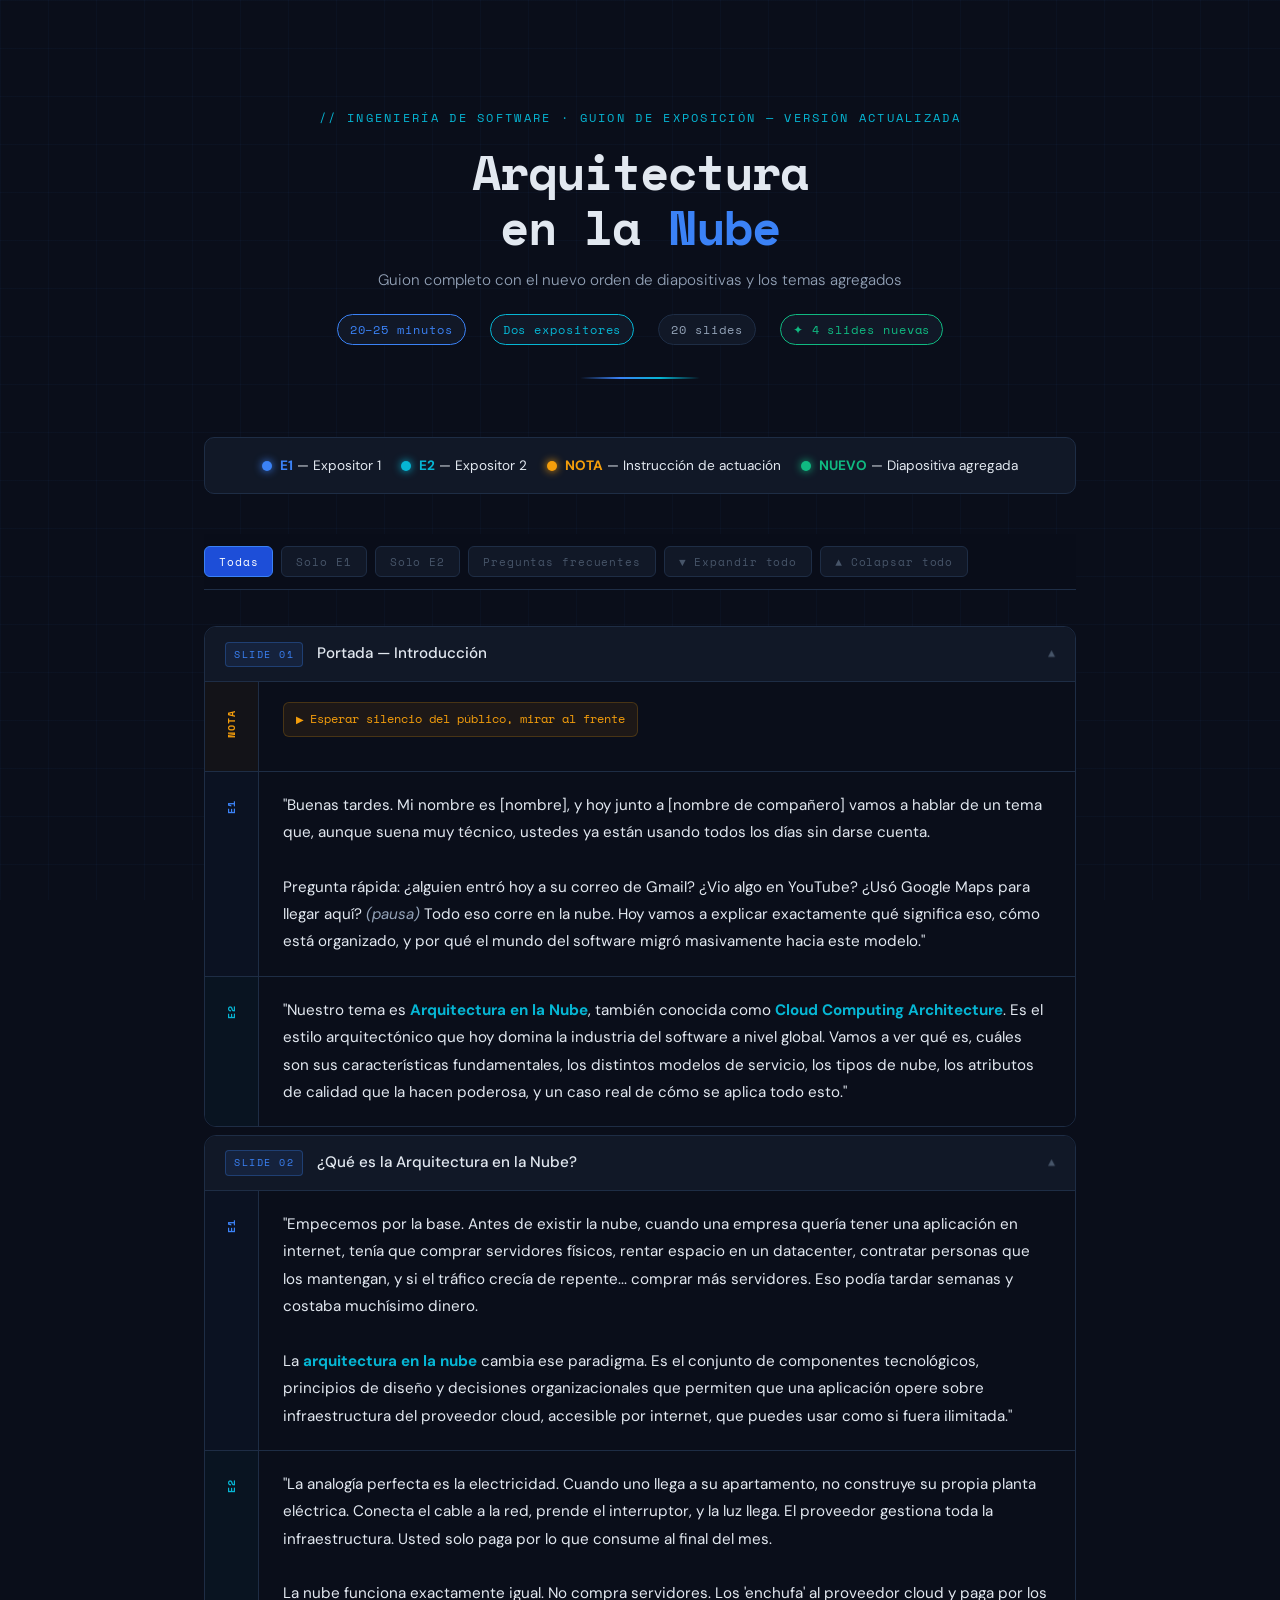
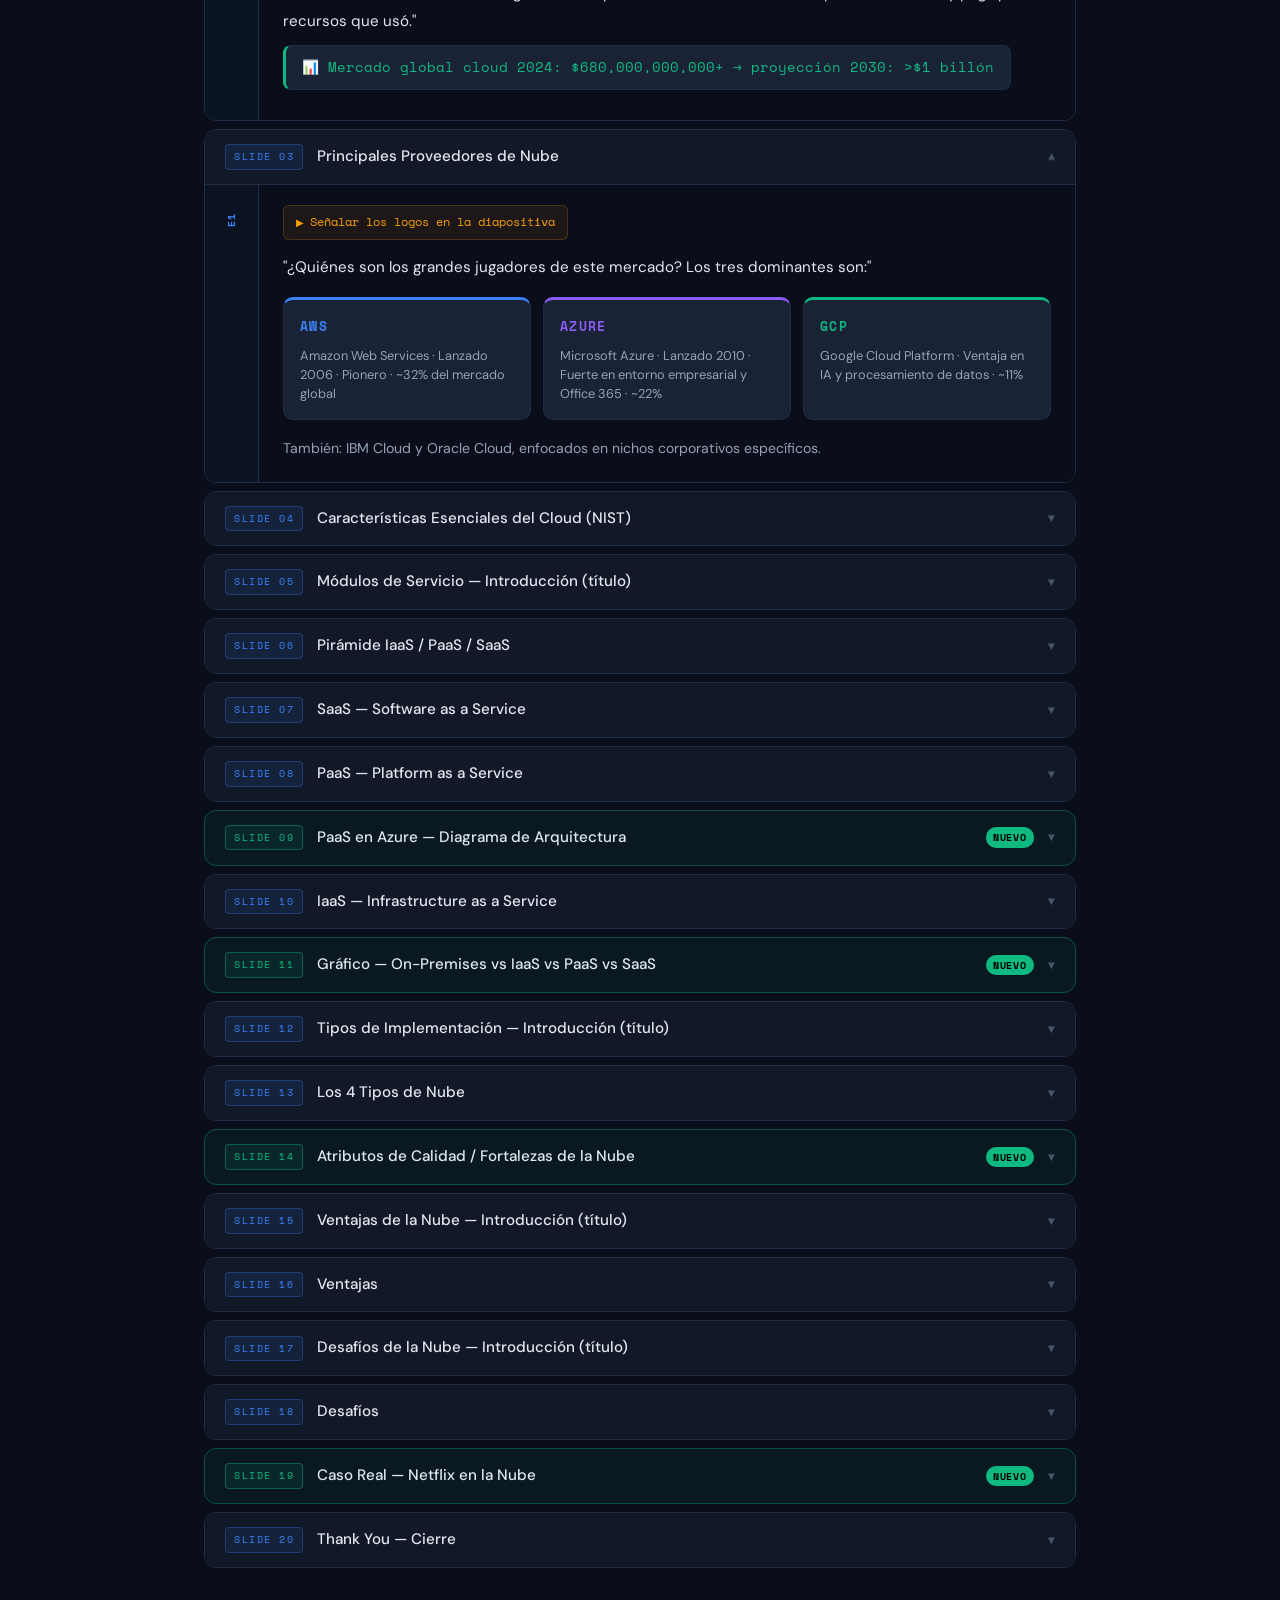
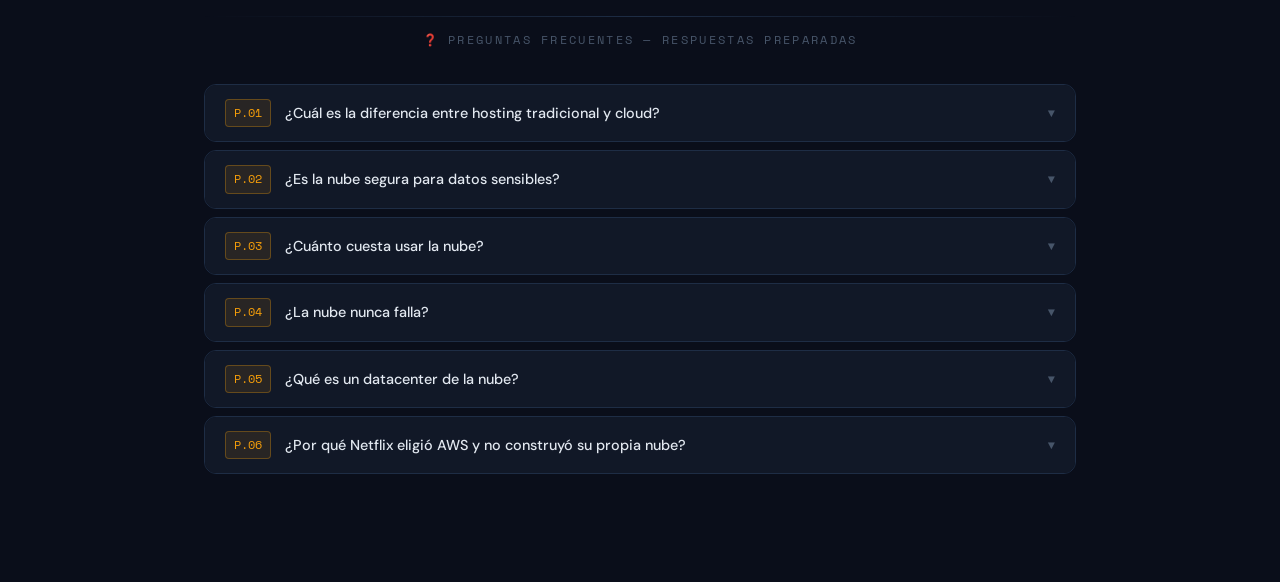
<file: guiones/Guion_Arquitectura_Nube.html>
<!DOCTYPE html>
<html lang="es">
<head>
<meta charset="UTF-8">
<meta name="viewport" content="width=device-width, initial-scale=1.0">
<title>Guion — Arquitectura en la Nube</title>
<link href="https://fonts.googleapis.com/css2?family=Space+Mono:ital,wght@0,400;0,700;1,400&family=DM+Sans:ital,opsz,wght@0,9..40,300;0,9..40,500;0,9..40,700;1,9..40,300&display=swap" rel="stylesheet">
<style>
:root {
  --bg: #0a0e1a;
  --surface: #111827;
  --surface2: #1a2235;
  --border: #1e2d45;
  --blue: #3b82f6;
  --blue-dim: #1d4ed8;
  --cyan: #06b6d4;
  --green: #10b981;
  --amber: #f59e0b;
  --red: #ef4444;
  --purple: #8b5cf6;
  --text: #e2e8f0;
  --text-dim: #94a3b8;
  --text-muted: #475569;
  --e1: #3b82f6;
  --e2: #06b6d4;
  --mono: 'Space Mono', monospace;
  --sans: 'DM Sans', sans-serif;
}

* { box-sizing: border-box; margin: 0; padding: 0; }
html { scroll-behavior: smooth; }
body {
  background: var(--bg);
  color: var(--text);
  font-family: var(--sans);
  font-size: 16px;
  line-height: 1.7;
  min-height: 100vh;
}

body::before {
  content: '';
  position: fixed;
  inset: 0;
  background-image:
    linear-gradient(rgba(59,130,246,0.04) 1px, transparent 1px),
    linear-gradient(90deg, rgba(59,130,246,0.04) 1px, transparent 1px);
  background-size: 48px 48px;
  pointer-events: none;
  z-index: 0;
}

.page-wrap {
  position: relative;
  z-index: 1;
  max-width: 920px;
  margin: 0 auto;
  padding: 48px 24px 100px;
}

.site-header {
  text-align: center;
  padding: 60px 20px 50px;
  position: relative;
}

.site-header::after {
  content: '';
  display: block;
  width: 120px;
  height: 2px;
  background: linear-gradient(90deg, transparent, var(--blue), var(--cyan), transparent);
  margin: 32px auto 0;
}

.header-tag {
  font-family: var(--mono);
  font-size: 0.72rem;
  letter-spacing: 0.2em;
  color: var(--cyan);
  text-transform: uppercase;
  margin-bottom: 16px;
  display: block;
}

.header-title {
  font-family: var(--mono);
  font-size: clamp(1.8rem, 5vw, 3rem);
  font-weight: 700;
  color: var(--text);
  line-height: 1.15;
  letter-spacing: -0.02em;
}

.header-title .accent { color: var(--blue); }

.header-sub {
  margin-top: 14px;
  color: var(--text-dim);
  font-size: 0.95rem;
  font-weight: 300;
}

.header-meta {
  display: flex;
  justify-content: center;
  gap: 24px;
  margin-top: 20px;
  flex-wrap: wrap;
}

.meta-chip {
  font-family: var(--mono);
  font-size: 0.72rem;
  padding: 5px 12px;
  border: 1px solid var(--border);
  border-radius: 20px;
  color: var(--text-dim);
  background: var(--surface);
  letter-spacing: 0.08em;
}

.meta-chip.blue { border-color: var(--blue); color: var(--blue); }
.meta-chip.cyan { border-color: var(--cyan); color: var(--cyan); }
.meta-chip.green { border-color: var(--green); color: var(--green); }

/* NEW SLIDES BADGE */
.meta-chip.new { border-color: var(--amber); color: var(--amber); animation: pulse 2s infinite; }
@keyframes pulse { 0%,100%{opacity:1} 50%{opacity:0.6} }

.legend {
  display: flex;
  gap: 20px;
  justify-content: center;
  flex-wrap: wrap;
  margin: 8px 0 40px;
  padding: 16px 24px;
  background: var(--surface);
  border: 1px solid var(--border);
  border-radius: 10px;
  font-size: 0.85rem;
}

.legend-item { display: flex; align-items: center; gap: 8px; }
.legend-dot { width: 10px; height: 10px; border-radius: 50%; flex-shrink: 0; }
.dot-e1 { background: var(--e1); box-shadow: 0 0 8px var(--e1); }
.dot-e2 { background: var(--e2); box-shadow: 0 0 8px var(--e2); }
.dot-note { background: var(--amber); box-shadow: 0 0 8px var(--amber); }
.dot-new { background: var(--green); box-shadow: 0 0 8px var(--green); }

.slide-nav {
  display: flex;
  gap: 8px;
  flex-wrap: wrap;
  margin-bottom: 36px;
  position: sticky;
  top: 0;
  z-index: 50;
  background: rgba(10,14,26,0.95);
  backdrop-filter: blur(12px);
  padding: 12px 0;
  border-bottom: 1px solid var(--border);
}

.nav-btn {
  font-family: var(--mono);
  font-size: 0.7rem;
  letter-spacing: 0.08em;
  padding: 6px 14px;
  border: 1px solid var(--border);
  background: var(--surface);
  color: var(--text-muted);
  border-radius: 6px;
  cursor: pointer;
  transition: all 0.2s;
  white-space: nowrap;
}

.nav-btn:hover { border-color: var(--blue); color: var(--blue); }
.nav-btn.active { background: var(--blue-dim); border-color: var(--blue); color: white; }

.slide-block {
  margin-bottom: 8px;
  border-radius: 12px;
  overflow: hidden;
  border: 1px solid var(--border);
  transition: border-color 0.3s;
}

.slide-block:hover { border-color: #2a3d5e; }
.slide-block.hidden { display: none; }

/* NEW SLIDE HIGHLIGHT */
.slide-block.is-new { border-color: rgba(16,185,129,0.4); }
.slide-block.is-new .slide-header { background: rgba(16,185,129,0.06); }

.slide-header {
  display: flex;
  align-items: center;
  gap: 14px;
  padding: 14px 20px;
  background: var(--surface);
  cursor: pointer;
  user-select: none;
  transition: background 0.2s;
}

.slide-header:hover { background: var(--surface2); }

.slide-number {
  font-family: var(--mono);
  font-size: 0.65rem;
  color: var(--blue);
  letter-spacing: 0.15em;
  background: rgba(59,130,246,0.1);
  border: 1px solid rgba(59,130,246,0.3);
  padding: 3px 8px;
  border-radius: 4px;
  white-space: nowrap;
}

.slide-number.new-num {
  color: var(--green);
  background: rgba(16,185,129,0.1);
  border-color: rgba(16,185,129,0.4);
}

.new-badge {
  font-family: var(--mono);
  font-size: 0.6rem;
  background: var(--green);
  color: #000;
  padding: 2px 7px;
  border-radius: 10px;
  letter-spacing: 0.08em;
  font-weight: 700;
}

.slide-label {
  font-size: 0.95rem;
  font-weight: 500;
  color: var(--text);
  flex: 1;
}

.slide-toggle {
  font-family: var(--mono);
  font-size: 0.75rem;
  color: var(--text-muted);
  transition: transform 0.3s;
}

.slide-block.open .slide-toggle { transform: rotate(180deg); }

.slide-body {
  display: none;
  background: var(--bg);
  padding: 0;
}

.slide-block.open .slide-body { display: block; }

.turn {
  display: flex;
  gap: 0;
  border-top: 1px solid var(--border);
  position: relative;
}

.turn-badge {
  width: 54px;
  min-height: 100%;
  display: flex;
  align-items: flex-start;
  justify-content: center;
  padding-top: 20px;
  flex-shrink: 0;
  position: relative;
}

.turn-badge::after {
  content: '';
  position: absolute;
  top: 0; bottom: 0;
  right: 0;
  width: 1px;
  background: var(--border);
}

.badge-label {
  font-family: var(--mono);
  font-size: 0.65rem;
  font-weight: 700;
  letter-spacing: 0.1em;
  writing-mode: vertical-rl;
  text-orientation: mixed;
  transform: rotate(180deg);
  padding: 8px 0;
}

.turn.e1 .badge-label { color: var(--e1); }
.turn.e2 .badge-label { color: var(--e2); }
.turn.note .badge-label { color: var(--amber); }

.turn.e1 .turn-badge { background: rgba(59,130,246,0.04); }
.turn.e2 .turn-badge { background: rgba(6,182,212,0.04); }
.turn.note .turn-badge { background: rgba(245,158,11,0.04); }

.turn-content { flex: 1; padding: 20px 24px; }

.stage-dir {
  font-family: var(--mono);
  font-size: 0.75rem;
  color: var(--amber);
  background: rgba(245,158,11,0.08);
  border: 1px solid rgba(245,158,11,0.2);
  border-radius: 6px;
  padding: 6px 12px;
  margin-bottom: 14px;
  display: inline-flex;
  align-items: center;
  gap: 6px;
}

.stage-dir::before { content: '▶'; font-size: 0.6rem; }

.speech { color: var(--text); font-size: 0.95rem; line-height: 1.8; }
.speech strong { color: var(--cyan); font-weight: 700; }
.speech em { color: var(--text-dim); font-style: italic; }

.stat-box {
  display: inline-block;
  margin: 10px 0;
  background: var(--surface2);
  border: 1px solid var(--border);
  border-left: 3px solid var(--green);
  border-radius: 8px;
  padding: 10px 16px;
  font-family: var(--mono);
  font-size: 0.85rem;
  color: var(--green);
}

.model-grid {
  display: grid;
  grid-template-columns: repeat(3, 1fr);
  gap: 12px;
  margin: 16px 0;
}

@media (max-width: 620px) { .model-grid { grid-template-columns: 1fr; } }

.model-card {
  background: var(--surface2);
  border: 1px solid var(--border);
  border-radius: 10px;
  padding: 16px;
}

.model-card.iaas { border-top: 3px solid var(--blue); }
.model-card.paas { border-top: 3px solid var(--purple); }
.model-card.saas { border-top: 3px solid var(--green); }

.model-title {
  font-family: var(--mono);
  font-size: 0.8rem;
  font-weight: 700;
  letter-spacing: 0.1em;
  margin-bottom: 8px;
}

.model-card.iaas .model-title { color: var(--blue); }
.model-card.paas .model-title { color: var(--purple); }
.model-card.saas .model-title { color: var(--green); }

.model-examples {
  font-size: 0.8rem;
  color: var(--text-dim);
  margin-top: 8px;
  line-height: 1.5;
}

.cloud-types {
  display: flex;
  gap: 8px;
  flex-wrap: wrap;
  margin: 12px 0;
}

.cloud-pill {
  font-family: var(--mono);
  font-size: 0.72rem;
  padding: 5px 14px;
  border-radius: 20px;
  border: 1px solid;
  letter-spacing: 0.05em;
}

.pill-public  { color: var(--blue);   border-color: var(--blue);   background: rgba(59,130,246,0.1); }
.pill-private { color: var(--purple); border-color: var(--purple); background: rgba(139,92,246,0.1); }
.pill-hybrid  { color: var(--green);  border-color: var(--green);  background: rgba(16,185,129,0.1); }
.pill-multi   { color: var(--amber);  border-color: var(--amber);  background: rgba(245,158,11,0.1); }

.component-list {
  display: grid;
  grid-template-columns: 1fr 1fr;
  gap: 10px;
  margin: 14px 0;
}

@media (max-width: 580px) { .component-list { grid-template-columns: 1fr; } }

.comp-item {
  background: var(--surface2);
  border: 1px solid var(--border);
  border-radius: 8px;
  padding: 12px 14px;
  font-size: 0.85rem;
  line-height: 1.5;
}

.comp-item .comp-title {
  font-family: var(--mono);
  font-size: 0.72rem;
  color: var(--cyan);
  margin-bottom: 5px;
  letter-spacing: 0.08em;
}

.nist-list { display: flex; flex-direction: column; gap: 10px; margin: 14px 0; }

.nist-item {
  display: flex;
  gap: 14px;
  align-items: flex-start;
  background: var(--surface2);
  border: 1px solid var(--border);
  border-radius: 8px;
  padding: 12px 16px;
}

.nist-num {
  font-family: var(--mono);
  font-size: 0.7rem;
  font-weight: 700;
  color: var(--blue);
  background: rgba(59,130,246,0.12);
  border: 1px solid rgba(59,130,246,0.3);
  width: 28px;
  height: 28px;
  border-radius: 50%;
  display: flex;
  align-items: center;
  justify-content: center;
  flex-shrink: 0;
  margin-top: 1px;
}

.nist-text { font-size: 0.88rem; line-height: 1.6; color: var(--text); }
.nist-text strong { color: var(--cyan); }

/* QUALITY ATTRIBUTES */
.attr-grid {
  display: grid;
  grid-template-columns: 1fr 1fr;
  gap: 12px;
  margin: 14px 0;
}

@media (max-width: 580px) { .attr-grid { grid-template-columns: 1fr; } }

.attr-card {
  background: var(--surface2);
  border: 1px solid var(--border);
  border-radius: 10px;
  padding: 16px;
  position: relative;
  overflow: hidden;
}

.attr-card::before {
  content: '';
  position: absolute;
  top: 0; left: 0; right: 0;
  height: 3px;
}

.attr-card.avail::before  { background: var(--green); }
.attr-card.scale::before  { background: var(--blue); }
.attr-card.elast::before  { background: var(--cyan); }
.attr-card.sec::before    { background: var(--red); }
.attr-card.perf::before   { background: var(--amber); }
.attr-card.maint::before  { background: var(--purple); }

.attr-icon { font-size: 1.4rem; margin-bottom: 8px; display: block; }

.attr-name {
  font-family: var(--mono);
  font-size: 0.78rem;
  font-weight: 700;
  letter-spacing: 0.08em;
  margin-bottom: 6px;
}

.attr-card.avail .attr-name  { color: var(--green); }
.attr-card.scale .attr-name  { color: var(--blue); }
.attr-card.elast .attr-name  { color: var(--cyan); }
.attr-card.sec .attr-name    { color: var(--red); }
.attr-card.perf .attr-name   { color: var(--amber); }
.attr-card.maint .attr-name  { color: var(--purple); }

.attr-desc { font-size: 0.84rem; color: var(--text-dim); line-height: 1.55; }
.attr-example {
  margin-top: 8px;
  font-family: var(--mono);
  font-size: 0.72rem;
  color: var(--text-muted);
  border-top: 1px solid var(--border);
  padding-top: 8px;
}

/* NETFLIX CASE */
.netflix-timeline {
  display: flex;
  align-items: center;
  gap: 0;
  margin: 16px 0;
  overflow-x: auto;
  padding-bottom: 4px;
}

.tl-step {
  display: flex;
  flex-direction: column;
  align-items: center;
  min-width: 130px;
  text-align: center;
}

.tl-dot {
  width: 36px;
  height: 36px;
  border-radius: 50%;
  display: flex;
  align-items: center;
  justify-content: center;
  font-family: var(--mono);
  font-size: 0.65rem;
  font-weight: 700;
  flex-shrink: 0;
  margin-bottom: 8px;
}

.tl-dot.bad  { background: rgba(239,68,68,0.15);  border: 2px solid var(--red);    color: var(--red); }
.tl-dot.mid  { background: rgba(245,158,11,0.15); border: 2px solid var(--amber);  color: var(--amber); }
.tl-dot.good { background: rgba(16,185,129,0.15); border: 2px solid var(--green);  color: var(--green); }

.tl-label { font-size: 0.78rem; color: var(--text); font-weight: 600; margin-bottom: 3px; }
.tl-sub { font-size: 0.72rem; color: var(--text-dim); line-height: 1.4; }

.tl-line {
  flex: 1;
  height: 2px;
  background: linear-gradient(90deg, var(--border), var(--blue), var(--border));
  min-width: 20px;
  margin-bottom: 30px;
}

.netflix-services {
  display: grid;
  grid-template-columns: 1fr 1fr;
  gap: 10px;
  margin: 14px 0;
}

@media (max-width: 580px) { .netflix-services { grid-template-columns: 1fr; } }

.diagram-box {
  background: rgba(59,130,246,0.08);
  border: 1px solid rgba(59,130,246,0.25);
  border-radius: 14px;
  padding: 18px;
  margin-top: 16px;
}

.diagram-title {
  font-family: var(--mono);
  font-size: 0.82rem;
  font-weight: 700;
  margin-bottom: 12px;
  color: var(--blue);
}

.diagram-row {
  display: grid;
  grid-template-columns: repeat(3, minmax(0, 1fr));
  gap: 12px;
  margin-bottom: 14px;
}

@media (max-width: 700px) { .diagram-row { grid-template-columns: 1fr; } }

.diagram-card {
  background: rgba(15,23,42,0.95);
  border: 1px solid var(--border);
  border-radius: 12px;
  padding: 14px 16px;
  min-height: 84px;
}

.diagram-card.small { min-height: 72px; }

.diagram-connector {
  text-align: center;
  font-size: 1.4rem;
  color: var(--cyan);
  margin: 10px 0;
}

.nf-service {
  background: var(--surface2);
  border: 1px solid var(--border);
  border-radius: 8px;
  padding: 12px 14px;
  font-size: 0.84rem;
}

.nf-service-title {
  font-family: var(--mono);
  font-size: 0.7rem;
  color: var(--red);
  margin-bottom: 5px;
  letter-spacing: 0.08em;
}

.netflix-stat {
  background: #1a0a0a;
  border: 1px solid rgba(239,68,68,0.3);
  border-radius: 10px;
  padding: 16px 20px;
  margin: 14px 0;
  display: flex;
  gap: 24px;
  flex-wrap: wrap;
  justify-content: center;
}

.nf-stat-item { text-align: center; }

.nf-stat-num {
  font-family: var(--mono);
  font-size: 1.4rem;
  font-weight: 700;
  color: var(--red);
  display: block;
}

.nf-stat-label {
  font-size: 0.75rem;
  color: var(--text-dim);
  margin-top: 2px;
}

.two-col {
  display: grid;
  grid-template-columns: 1fr 1fr;
  gap: 16px;
  margin: 14px 0;
}

@media (max-width: 580px) { .two-col { grid-template-columns: 1fr; } }

.adv-col, .chal-col {
  background: var(--surface2);
  border: 1px solid var(--border);
  border-radius: 10px;
  padding: 16px;
}

.adv-col { border-top: 3px solid var(--green); }
.chal-col { border-top: 3px solid var(--red); }

.col-title {
  font-family: var(--mono);
  font-size: 0.72rem;
  letter-spacing: 0.15em;
  margin-bottom: 12px;
  font-weight: 700;
}

.adv-col .col-title { color: var(--green); }
.chal-col .col-title { color: var(--red); }

.bullet-list { list-style: none; display: flex; flex-direction: column; gap: 8px; }

.bullet-list li {
  font-size: 0.85rem;
  color: var(--text);
  line-height: 1.55;
  padding-left: 18px;
  position: relative;
}

.adv-col .bullet-list li::before {
  content: '↗';
  position: absolute; left: 0;
  color: var(--green); font-size: 0.75rem;
}

.chal-col .bullet-list li::before {
  content: '⚠';
  position: absolute; left: 0;
  color: var(--red); font-size: 0.65rem;
  top: 3px;
}

.qa-block {
  border: 1px solid var(--border);
  border-radius: 12px;
  overflow: hidden;
  margin-bottom: 8px;
}

.qa-q {
  display: flex;
  gap: 14px;
  align-items: center;
  padding: 14px 20px;
  background: var(--surface);
  cursor: pointer;
  transition: background 0.2s;
}

.qa-q:hover { background: var(--surface2); }

.q-mark {
  font-family: var(--mono);
  font-size: 0.75rem;
  color: var(--amber);
  background: rgba(245,158,11,0.1);
  border: 1px solid rgba(245,158,11,0.3);
  padding: 3px 8px;
  border-radius: 4px;
  white-space: nowrap;
}

.q-text { font-size: 0.9rem; font-weight: 500; flex: 1; color: var(--text); }

.q-toggle {
  font-family: var(--mono);
  font-size: 0.75rem;
  color: var(--text-muted);
  transition: transform 0.3s;
}

.qa-block.open .q-toggle { transform: rotate(180deg); }

.qa-a {
  display: none;
  padding: 16px 20px 16px 54px;
  background: rgba(245,158,11,0.03);
  border-top: 1px solid var(--border);
  font-size: 0.9rem;
  color: var(--text-dim);
  line-height: 1.75;
}

.qa-block.open .qa-a { display: block; }

.conclusion-box {
  background: var(--surface2);
  border: 1px solid var(--border);
  border-radius: 12px;
  padding: 24px;
  margin: 14px 0;
}

.conclusion-item {
  display: flex;
  gap: 16px;
  align-items: flex-start;
  margin-bottom: 16px;
  padding-bottom: 16px;
  border-bottom: 1px solid var(--border);
}

.conclusion-item:last-child { margin-bottom: 0; padding-bottom: 0; border-bottom: none; }

.conc-icon {
  font-family: var(--mono);
  font-size: 0.7rem;
  color: var(--blue);
  background: rgba(59,130,246,0.1);
  border: 1px solid rgba(59,130,246,0.3);
  padding: 4px 8px;
  border-radius: 5px;
  white-space: nowrap;
  margin-top: 2px;
  flex-shrink: 0;
}

.conc-text { font-size: 0.9rem; color: var(--text); line-height: 1.65; }
.conc-text strong { color: var(--cyan); }

.section-div {
  text-align: center;
  margin: 48px 0 24px;
  position: relative;
}

.section-div::before {
  content: '';
  display: block;
  height: 1px;
  background: linear-gradient(90deg, transparent, var(--border), transparent);
  margin-bottom: 16px;
}

.section-div-label {
  font-family: var(--mono);
  font-size: 0.72rem;
  letter-spacing: 0.2em;
  color: var(--text-muted);
  text-transform: uppercase;
  background: var(--bg);
  padding: 0 16px;
  display: inline-block;
  position: relative;
  top: -8px;
}

::-webkit-scrollbar { width: 6px; }
::-webkit-scrollbar-track { background: var(--bg); }
::-webkit-scrollbar-thumb { background: var(--border); border-radius: 3px; }
::-webkit-scrollbar-thumb:hover { background: var(--blue-dim); }

@keyframes fadeUp {
  from { opacity: 0; transform: translateY(14px); }
  to { opacity: 1; transform: translateY(0); }
}

.slide-block { animation: fadeUp 0.35s ease both; }
</style>
</head>
<body>
<div class="page-wrap">

  <!-- HEADER -->
  <div class="site-header">
    <span class="header-tag">// Ingeniería de Software · Guion de Exposición — VERSIÓN ACTUALIZADA</span>
    <h1 class="header-title">Arquitectura<br>en la <span class="accent">Nube</span></h1>
    <p class="header-sub">Guion completo con el nuevo orden de diapositivas y los temas agregados</p>
    <div class="header-meta">
      <span class="meta-chip blue">20–25 minutos</span>
      <span class="meta-chip cyan">Dos expositores</span>
      <span class="meta-chip">20 slides</span>
      <span class="meta-chip green">✦ 4 slides nuevas</span>
    </div>
  </div>

  <!-- LEGEND -->
  <div class="legend">
    <div class="legend-item"><div class="legend-dot dot-e1"></div><span><strong style="color:var(--e1)">E1</strong> — Expositor 1</span></div>
    <div class="legend-item"><div class="legend-dot dot-e2"></div><span><strong style="color:var(--e2)">E2</strong> — Expositor 2</span></div>
    <div class="legend-item"><div class="legend-dot dot-note"></div><span><strong style="color:var(--amber)">NOTA</strong> — Instrucción de actuación</span></div>
    <div class="legend-item"><div class="legend-dot dot-new"></div><span><strong style="color:var(--green)">NUEVO</strong> — Diapositiva agregada</span></div>
  </div>

  <!-- NAV -->
  <div class="slide-nav" id="mainNav">
    <button class="nav-btn active" onclick="filterSlides('all', this)">Todas</button>
    <button class="nav-btn" onclick="filterSlides('e1', this)">Solo E1</button>
    <button class="nav-btn" onclick="filterSlides('e2', this)">Solo E2</button>
    <button class="nav-btn" onclick="filterSlides('qa', this)">Preguntas frecuentes</button>
    <button class="nav-btn" onclick="toggleAll(true)">▼ Expandir todo</button>
    <button class="nav-btn" onclick="toggleAll(false)">▲ Colapsar todo</button>
  </div>

  <!-- ══════════ SLIDE 01 ══════════ -->
  <div class="slide-block open" data-slides="all">
    <div class="slide-header" onclick="toggleSlide(this)">
      <span class="slide-number">SLIDE 01</span>
      <span class="slide-label">Portada — Introducción</span>
      <span class="slide-toggle">▼</span>
    </div>
    <div class="slide-body">
      <div class="turn note">
        <div class="turn-badge"><span class="badge-label">NOTA</span></div>
        <div class="turn-content">
          <div class="stage-dir">Esperar silencio del público, mirar al frente</div>
        </div>
      </div>
      <div class="turn e1">
        <div class="turn-badge"><span class="badge-label">E1</span></div>
        <div class="turn-content">
          <p class="speech">
            "Buenas tardes. Mi nombre es [nombre], y hoy junto a [nombre de compañero] vamos a hablar de un tema que, aunque suena muy técnico, ustedes ya están usando todos los días sin darse cuenta.<br><br>
            Pregunta rápida: ¿alguien entró hoy a su correo de Gmail? ¿Vio algo en YouTube? ¿Usó Google Maps para llegar aquí? <em>(pausa)</em> Todo eso corre en la nube. Hoy vamos a explicar exactamente qué significa eso, cómo está organizado, y por qué el mundo del software migró masivamente hacia este modelo."
          </p>
        </div>
      </div>
      <div class="turn e2">
        <div class="turn-badge"><span class="badge-label">E2</span></div>
        <div class="turn-content">
          <p class="speech">
            "Nuestro tema es <strong>Arquitectura en la Nube</strong>, también conocida como <strong>Cloud Computing Architecture</strong>. Es el estilo arquitectónico que hoy domina la industria del software a nivel global. Vamos a ver qué es, cuáles son sus características fundamentales, los distintos modelos de servicio, los tipos de nube, los atributos de calidad que la hacen poderosa, y un caso real de cómo se aplica todo esto."
          </p>
        </div>
      </div>
    </div>
  </div>

  <!-- ══════════ SLIDE 02 ══════════ -->
  <div class="slide-block open" data-slides="all">
    <div class="slide-header" onclick="toggleSlide(this)">
      <span class="slide-number">SLIDE 02</span>
      <span class="slide-label">¿Qué es la Arquitectura en la Nube?</span>
      <span class="slide-toggle">▼</span>
    </div>
    <div class="slide-body">
      <div class="turn e1">
        <div class="turn-badge"><span class="badge-label">E1</span></div>
        <div class="turn-content">
          <p class="speech">
            "Empecemos por la base. Antes de existir la nube, cuando una empresa quería tener una aplicación en internet, tenía que comprar servidores físicos, rentar espacio en un datacenter, contratar personas que los mantengan, y si el tráfico crecía de repente... comprar más servidores. Eso podía tardar semanas y costaba muchísimo dinero.<br><br>
            La <strong>arquitectura en la nube</strong> cambia ese paradigma. Es el conjunto de componentes tecnológicos, principios de diseño y decisiones organizacionales que permiten que una aplicación opere sobre infraestructura del proveedor cloud, accesible por internet, que puedes usar como si fuera ilimitada."
          </p>
        </div>
      </div>
      <div class="turn e2">
        <div class="turn-badge"><span class="badge-label">E2</span></div>
        <div class="turn-content">
          <p class="speech">
            "La analogía perfecta es la electricidad. Cuando uno llega a su apartamento, no construye su propia planta eléctrica. Conecta el cable a la red, prende el interruptor, y la luz llega. El proveedor gestiona toda la infraestructura. Usted solo paga por lo que consume al final del mes.<br><br>
            La nube funciona exactamente igual. No compra servidores. Los 'enchufa' al proveedor cloud y paga por los recursos que usó."
          </p>
          <div class="stat-box">📊 Mercado global cloud 2024: $680,000,000,000+ → proyección 2030: &gt;$1 billón</div>
        </div>
      </div>
    </div>
  </div>

  <!-- ══════════ SLIDE 03 ══════════ -->
  <div class="slide-block" data-slides="all">
    <div class="slide-header" onclick="toggleSlide(this)">
      <span class="slide-number">SLIDE 03</span>
      <span class="slide-label">Principales Proveedores de Nube</span>
      <span class="slide-toggle">▼</span>
    </div>
    <div class="slide-body">
      <div class="turn e1">
        <div class="turn-badge"><span class="badge-label">E1</span></div>
        <div class="turn-content">
          <div class="stage-dir">Señalar los logos en la diapositiva</div>
          <p class="speech">"¿Quiénes son los grandes jugadores de este mercado? Los tres dominantes son:"</p>
          <div class="model-grid">
            <div class="model-card iaas">
              <div class="model-title">AWS</div>
              <p class="model-examples">Amazon Web Services · Lanzado 2006 · Pionero · ~32% del mercado global</p>
            </div>
            <div class="model-card paas">
              <div class="model-title">AZURE</div>
              <p class="model-examples">Microsoft Azure · Lanzado 2010 · Fuerte en entorno empresarial y Office 365 · ~22%</p>
            </div>
            <div class="model-card saas">
              <div class="model-title">GCP</div>
              <p class="model-examples">Google Cloud Platform · Ventaja en IA y procesamiento de datos · ~11%</p>
            </div>
          </div>
          <p class="speech" style="margin-top:8px; font-size:0.88rem; color:var(--text-dim)">También: IBM Cloud y Oracle Cloud, enfocados en nichos corporativos específicos.</p>
        </div>
      </div>
    </div>
  </div>

  <!-- ══════════ SLIDE 04 ══════════ -->
  <div class="slide-block" data-slides="all">
    <div class="slide-header" onclick="toggleSlide(this)">
      <span class="slide-number">SLIDE 04</span>
      <span class="slide-label">Características Esenciales del Cloud (NIST)</span>
      <span class="slide-toggle">▼</span>
    </div>
    <div class="slide-body">
      <div class="turn e2">
        <div class="turn-badge"><span class="badge-label">E2</span></div>
        <div class="turn-content">
          <p class="speech">
            "¿Qué hace que algo sea 'nube' y no simplemente un servidor con internet? El <strong>NIST</strong> — Instituto Nacional de Estándares y Tecnología de Estados Unidos — definió formalmente las <strong>5 características esenciales</strong>. Si un sistema no cumple estas cinco, técnicamente no es 'nube'."
          </p>
          <div class="nist-list">
            <div class="nist-item">
              <div class="nist-num">01</div>
              <div class="nist-text"><strong>Autoservicio bajo demanda</strong> — El usuario obtiene recursos de forma inmediata y automática, sin intervención humana del proveedor. Ejemplo: crear un servidor en AWS en 60 segundos.</div>
            </div>
          </div>
        </div>
      </div>
      <div class="turn e1">
        <div class="turn-badge"><span class="badge-label">E1</span></div>
        <div class="turn-content">
          <div class="nist-list">
            <div class="nist-item">
              <div class="nist-num">02</div>
              <div class="nist-text"><strong>Acceso amplio a la red</strong> — Recursos disponibles por internet, accesibles desde cualquier dispositivo sin importar dónde esté el usuario. Habilita el trabajo remoto y equipos distribuidos globalmente.</div>
            </div>
            <div class="nist-item">
              <div class="nist-num">03</div>
              <div class="nist-text"><strong>Agrupación de recursos (Resource Pooling)</strong> — El proveedor virtualiza miles de servidores físicos y los comparte entre múltiples clientes simultáneamente. Cada cliente está completamente aislado aunque compartan el mismo hardware físico.</div>
            </div>
          </div>
        </div>
      </div>
      <div class="turn e2">
        <div class="turn-badge"><span class="badge-label">E2</span></div>
        <div class="turn-content">
          <div class="nist-list">
            <div class="nist-item">
              <div class="nist-num">04</div>
              <div class="nist-text"><strong>Elasticidad rápida</strong> — Los recursos escalan automáticamente según la carga. Netflix un martes a las 2AM tiene poquísimos usuarios. El viernes a las 9PM cuando estrenan una serie, millones están conectados. Sin elasticidad tendrían que comprar servidores para el peor caso siempre — un desperdicio enorme.</div>
            </div>
            <div class="nist-item">
              <div class="nist-num">05</div>
              <div class="nist-text"><strong>Servicio medido — Pay-as-you-go</strong> — Todo el uso se mide con precisión y el cliente paga exactamente lo que consumió. Es como la factura de agua: pagas por los metros cúbicos consumidos, no una tarifa fija.</div>
            </div>
          </div>
        </div>
      </div>
    </div>
  </div>


  <!-- ══════════ SLIDE 05 ══════════ -->
  <div class="slide-block" data-slides="all">
    <div class="slide-header" onclick="toggleSlide(this)">
      <span class="slide-number">SLIDE 05</span>
      <span class="slide-label">Módulos de Servicio — Introducción (título)</span>
      <span class="slide-toggle">▼</span>
    </div>
    <div class="slide-body">
      <div class="turn e2">
        <div class="turn-badge"><span class="badge-label">E2</span></div>
        <div class="turn-content">
          <p class="speech">
            "Ya entendemos visualmente cómo se distribuye la responsabilidad. Ahora vamos a ver cada uno de esos tres modelos de servicio en detalle."
          </p>
        </div>
      </div>
    </div>
  </div>

  <!-- ══════════ SLIDE 06 ══════════ -->
  <div class="slide-block" data-slides="all">
    <div class="slide-header" onclick="toggleSlide(this)">
      <span class="slide-number">SLIDE 06</span>
      <span class="slide-label">Pirámide IaaS / PaaS / SaaS</span>
      <span class="slide-toggle">▼</span>
    </div>
    <div class="slide-body">
      <div class="turn e1">
        <div class="turn-badge"><span class="badge-label">E1</span></div>
        <div class="turn-content">
          <p class="speech">
            "Esta pirámide representa la jerarquía de abstracción en la nube. En la base encontramos <strong>IaaS</strong>, proporciona recursos fundamentales de TI —servidores virtuales, almacenamiento y redes— a través de Internet permitiendo a las empresas alquilar infraestructura en lugar de comprar y mantener centros de datos físicos. 
 En el nivel intermedio se ubica <strong>PaaS</strong>, que elimina la complejidad de la infraestructura para ofrecer un entorno de ejecución optimizado para el despliegue de aplicaciones. Finalmente, en la cúspide está <strong>SaaS</strong>, donde el proveedor gestiona el stack completo, entregando una solución de software final lista para el consumo.<br><br>
            A los costados de la pirámide pueden observar la segmentación por perfiles: <strong>IaaS</strong> está diseñado para arquitectos de red y administradores de IT que operan a nivel de infraestructura; <strong>PaaS</strong> es la herramienta clave para desarrolladores de software que buscan agilidad en el despliegue; y <strong>SaaS</strong> está orientado a usuarios finales, quienes interactúan directamente con aplicaciones como Gmail sin intervenir en su arquitectura técnica."
          </p>
        </div>
      </div>
    </div>
  </div>

  <!-- ══════════ SLIDE 07 ══════════ -->
  <div class="slide-block" data-slides="all">
    <div class="slide-header" onclick="toggleSlide(this)">
      <span class="slide-number">SLIDE 07</span>
      <span class="slide-label">SaaS — Software as a Service</span>
      <span class="slide-toggle">▼</span>
    </div>
    <div class="slide-body">
      <div class="turn e2">
        <div class="turn-badge"><span class="badge-label">E2</span></div>
        <div class="turn-content">
          <p class="speech">
            "<strong>SaaS — Software as a Service</strong><br>
            El proveedor gestiona absolutamente todo: infraestructura, plataforma y la aplicación en sí. El usuario final solo abre el navegador y usa el software. No instala nada, no actualiza nada, no administra nada. Paga una suscripción y usa el servicio.<br><br>
            Se basa en la abstracción total del stack tecnológico, un paradigma de desarrollo donde la infraestructura (servidores, bases de datos, redes, sistemas operativos) y las complejidades técnicas del backend se ocultan por completo al desarrollador. Esto permite a los equipos enfocarse exclusivamente en la lógica de negocio y la experiencia de usuario.<br><br>
            Ejemplos: <strong>Gmail</strong>, <strong>Microsoft 365</strong>, <strong>Salesforce</strong>, <strong>Zoom</strong>. Todos ustedes son usuarios de SaaS."
          </p>
        </div>
      </div>
    </div>
  </div>

  <!-- ══════════ SLIDE 08 ══════════ -->
  <div class="slide-block" data-slides="all">
    <div class="slide-header" onclick="toggleSlide(this)">
      <span class="slide-number">SLIDE 08</span>
      <span class="slide-label">PaaS — Platform as a Service</span>
      <span class="slide-toggle">▼</span>
    </div>
    <div class="slide-body">
      <div class="turn e1">
        <div class="turn-badge"><span class="badge-label">E1</span></div>
        <div class="turn-content">
          <p class="speech">
            "<strong>PaaS — Platform as a Service</strong><br>
            Es un modelo de computación en la nube que proporciona un entorno preconfigurado y completo (hardware y software) para desarrollar, probar, desplegar y gestionar aplicaciones. Por lo que el proveedor de este modelo se enfoca en gestionar la infraestructura Y la plataforma. El cliente solo sube su código y la plataforma lo ejecuta.<br><br>
            Ejemplos: <strong>Heroku</strong>, <strong>Google App Engine</strong>, <strong>Azure App Service</strong>."
          </p>
          <div class="stat-box" style="margin-top:14px; border-left-color: var(--purple); color: var(--purple);">
            La principal diferencia entre <strong>SaaS</strong> y <strong>PaaS</strong> es que <strong>SaaS</strong> proporciona una solución de software lista y <strong>PaaS</strong> proporciona un entorno para desarrollar software.
          </div>
        </div>
      </div>
    </div>
  </div>

  <!-- ══════════ SLIDE 09 — NUEVO: DIAGRAMA PaaS EN AZURE ══════════ -->
  <div class="slide-block is-new" data-slides="all">
    <div class="slide-header" onclick="toggleSlide(this)">
      <span class="slide-number new-num">SLIDE 09</span>
      <span class="slide-label">PaaS en Azure — Diagrama de Arquitectura</span>
      <span class="new-badge">NUEVO</span>
      <span class="slide-toggle">▼</span>
    </div>
    <div class="slide-body">
      <div class="turn e2">
        <div class="turn-badge"><span class="badge-label">E2</span></div>
        <div class="turn-content">
          <div class="stage-dir">Explicar el modelo PaaS en una arquitectura práctica</div>
          <p class="speech">
            "Este diagrama representa una arquitectura de Platform as a Service (PaaS) implementada en la nube de Microsoft Azure. Se divide principalmente en dos entornos: lo que sucede dentro de la nube y cómo acceden los usuarios desde afuera. Aquí tienes el desglose detallado:<br><br>
            1. El Entorno de Nube (Microsoft Azure - PaaS)<br>
            En la parte superior, dentro de la nube azul, se encuentran los componentes que el proveedor (Azure) gestiona a nivel de infraestructura, permitiendo que tú te enfoques solo en la aplicación y los datos:<br><br>
            Servidor Windows: Actúa como el motor de ejecución o backend de la aplicación.<br>
            MySQL v. 8.0: Es la base de datos relacional (SQL) donde se almacena y organiza toda la información del sistema.<br>
            GestorUrbano: Representa la aplicación o el servicio web central que conecta la lógica del servidor con la base de datos.<br><br>
            2. Capa de Acceso (Usuarios Externos)<br>
            En la parte inferior, el diagrama muestra quiénes consumen estos servicios a través de internet:<br><br>
            Dispositivos de la Ciudadanía: Representa el acceso público desde diversos dispositivos como tablets, celulares y computadoras personales.<br><br>
            Red del Consultorio Jurídico: Representa un entorno corporativo o institucional donde varios equipos están conectados a través de un router para interactuar con la plataforma de forma privada o profesional."
          </p>
        </div>
      </div>
      <div class="turn e1">
        <div class="turn-badge"><span class="badge-label">E1</span></div>
        <div class="turn-content">
          <div class="diagram-box">
            <div class="diagram-title">Entorno de la Nube — Microsoft Azure (PaaS)</div>
            <div class="diagram-row">
              <div class="diagram-card">
                <strong>Servidor Windows</strong><br>Motor de ejecución y backend.
              </div>
              <div class="diagram-card">
                <strong>MySQL v8.0</strong><br>Base de datos relacional.
              </div>
              <div class="diagram-card">
                <strong>GestorUrbano</strong><br>Aplicación central y servicios.
              </div>
            </div>
            <div class="diagram-connector">↕</div>
            <div class="diagram-row">
              <div class="diagram-card small">
                <strong>Dispositivos de la Ciudadanía</strong><br>Tablets, smartphones y PCs.
              </div>
              <div class="diagram-card small">
                <strong>Red del Consultorio Jurídico</strong><br>Equipos profesionales conectados.
              </div>
            </div>
          </div>
        </div>
      </div>
    </div>
  </div>

  <!-- ══════════ SLIDE 10 ══════════ -->
  <div class="slide-block" data-slides="all">
    <div class="slide-header" onclick="toggleSlide(this)">
      <span class="slide-number">SLIDE 10</span>
      <span class="slide-label">IaaS — Infrastructure as a Service</span>
      <span class="slide-toggle">▼</span>
    </div>
    <div class="slide-body">
      <div class="turn e2">
        <div class="turn-badge"><span class="badge-label">E2</span></div>
        <div class="turn-content">
          <p class="speech">
            "<strong>IaaS — Infrastructure as a Service</strong><br>
            En este modelo, la abstracción técnica se aplica únicamente al hardware físico mediante la virtualización. El proveedor oculta la complejidad del mantenimiento de los centros de datos (energía, refrigeración, racks físicos), pero entrega al cliente el control sobre el stack de software. por lo que se podria decir que el proveedor de este modelo te da la infraestructura virtual: servidores, almacenamiento y redes. tú seleccionas y gestionas el sistema operativo a partir de imágenes de disco, y eres responsable de configurar el middleware (el cual es una capa de software que actúa como enlace para facilitar la comunicación y el intercambio de datos entre diferentes aplicaciones En los modelos de la nube, su función es gestionar la conectividad y el flujo de información para que los componentes del stack tecnológico trabajen de forma integrada sin que el desarrollador tenga que programar cada conexión desde cero.) y desplegar tu aplicación.esta seria la opción de mayor control pero también mayor responsabilidad técnica.<br><br>
            Los ejemplos más conocidos: <strong>AWS EC2</strong>, <strong>Azure VMs</strong> y <strong>Google Compute Engine</strong>.
          "</p>
        </div>
      </div>
    </div>
  </div>

  <!-- ══════════ SLIDE 11 — NUEVO: GRÁFICO ══════════ -->
  <div class="slide-block is-new" data-slides="all">
    <div class="slide-header" onclick="toggleSlide(this)">
      <span class="slide-number new-num">SLIDE 11</span>
      <span class="slide-label">Gráfico — On-Premises vs IaaS vs PaaS vs SaaS</span>
      <span class="new-badge">NUEVO</span>
      <span class="slide-toggle">▼</span>
    </div>
    <div class="slide-body">
      <div class="turn note">
        <div class="turn-badge"><span class="badge-label">NOTA</span></div>
        <div class="turn-content">
          <div class="stage-dir">Mostrar la imagen del gráfico de capas (azul = cliente gestiona · naranja = proveedor gestiona)</div>
        </div>
      </div>
      <div class="turn e1">
        <div class="turn-badge"><span class="badge-label">E1</span></div>
        <div class="turn-content">
          <p class="speech">
            "Este gráfico es el más usado en la industria para explicar cómo funciona la nube. Tiene dos colores y eso es lo primero que hay que entender: el <strong>azul</strong> significa que esa capa la gestiona el <strong>cliente</strong> — o sea, nosotros. El <strong>naranja</strong> significa que la gestiona el <strong>proveedor cloud</strong> — AWS, Azure, Google. Entre más naranja tenga una columna, menos trabajo tiene el cliente."
          </p>
        </div>
      </div>
      <div class="turn e2">
        <div class="turn-badge"><span class="badge-label">E2</span></div>
        <div class="turn-content">
          <div class="stage-dir">Señalar cada columna de izquierda a derecha</div>
          <p class="speech">
            "<strong>On-Premises</strong> — todo azul. Aquí no hay nube. La empresa compra sus propios servidores, instala todo, gestiona todo. Desde el cable de red hasta la aplicación. Costo altísimo, control total.<br><br>
            <strong>IaaS</strong> — las capas de abajo se vuelven naranja: Networking, Storage, Servers y Virtualización las gestiona el proveedor. Pero el cliente todavía instala el sistema operativo, el middleware, el runtime y sube su aplicación. Ejemplo: alquilas un servidor virtual en AWS y tú le instalas Linux y tu software.<br><br>
            <strong>PaaS</strong> — más naranja. Solo Applications y Data siguen siendo del cliente. El proveedor gestiona infraestructura Y plataforma. El cliente solo sube su código, no se preocupa por configurar nada. Ejemplo: Heroku, subes tu app y funciona.<br><br>
            <strong>SaaS</strong> — todo naranja. El proveedor gestiona absolutamente todo. El cliente solo usa la aplicación desde el navegador. No instala nada, no configura nada. Ejemplo: Gmail, Zoom, Microsoft 365."
          </p>
        </div>
      </div>
      <div class="turn e1">
        <div class="turn-badge"><span class="badge-label">E1</span></div>
        <div class="turn-content">
          <p class="speech">
            "En resumen: de izquierda a derecha, el cliente tiene cada vez <strong>menos responsabilidad técnica</strong> pero también <strong>menos control</strong>. La elección depende de cuánto control necesita la empresa y cuánto quiere delegar al proveedor."
          </p>
        </div>
      </div>
    </div>
  </div>

  <!-- ══════════ SLIDE 12 ══════════ -->
  <div class="slide-block" data-slides="all">
    <div class="slide-header" onclick="toggleSlide(this)">
      <span class="slide-number">SLIDE 12</span>
      <span class="slide-label">Tipos de Implementación — Introducción (título)</span>
      <span class="slide-toggle">▼</span>
    </div>
    <div class="slide-body">
      <div class="turn e1">
        <div class="turn-badge"><span class="badge-label">E1</span></div>
        <div class="turn-content">
          <p class="speech">
            "Los modelos de servicio nos dicen <em>qué</em> se ofrece. Pero hay otra dimensión igual de importante: <strong>dónde y cómo se despliega esa nube</strong>. A eso lo llamamos el tipo de implementación."
          </p>
        </div>
      </div>
    </div>
  </div>

  <!-- ══════════ SLIDE 13 ══════════ -->
  <div class="slide-block" data-slides="all">
    <div class="slide-header" onclick="toggleSlide(this)">
      <span class="slide-number">SLIDE 13</span>
      <span class="slide-label">Los 4 Tipos de Nube</span>
      <span class="slide-toggle">▼</span>
    </div>
    <div class="slide-body">
      <div class="turn e2">
        <div class="turn-badge"><span class="badge-label">E2</span></div>
        <div class="turn-content">
          <div class="cloud-types">
            <span class="cloud-pill pill-public">☁️ Nube Pública</span>
            <span class="cloud-pill pill-private">🔒 Nube Privada</span>
            <span class="cloud-pill pill-hybrid">⚡ Nube Híbrida</span>
            <span class="cloud-pill pill-multi">🌐 Multi-Nube</span>
          </div>
          <p class="speech">
            "<strong>Nube Pública</strong><br>
            Infraestructura gestionada por un proveedor externo y compartida entre múltiples clientes mediante virtualización. Sus ventajas competitivas son el costo inicial cero (modelo OPEX), la escalabilidad inmediata según la demanda y el hecho de que el cliente opera sin mantenimiento físico de los sistemas.<br><br>
            Ejemplos: AWS, Azure, GCP.<br><br>
            <strong>Nube Privada</strong><br>
            Es una infraestructura dedicada exclusivamente a una sola organización, lo que significa que los recursos de cómputo, almacenamiento y red no se comparten con ningún otro cliente externo; todo el hardware está reservado para una única entidad jurídica o empresa. Esta exclusividad permite un control total sobre la configuración, permitiendo personalizar desde el firmware del hardware hasta las políticas de red más granulares. Su mayor ventaja es el cumplimiento normativo, refiriéndose a que facilita seguir leyes estrictas de protección de datos (como el manejo de historias clínicas o datos financieros) que exigen que la información resida en servidores físicos específicos y controlados, garantizando así una alta seguridad lógica y física.<br><br>
            Ejemplos: Entornos de Bancos, Gobiernos y sector Salud.
          "
          </p>
        </div>
      </div>
      <div class="turn e1">
        <div class="turn-badge"><span class="badge-label">E1</span></div>
        <div class="turn-content">
          <p class="speech">
            "<strong>Nube Híbrida</strong><br>
            Es un entorno que orquesta ambas soluciones (pública y privada), permitiendo que las aplicaciones y datos se desplacen entre ellas. Ofrece flexibilidad máxima al permitir que los datos sensibles permanezcan seguros en la infraestructura privada, mientras se utiliza la pública para cargas masivas, logrando una optimización de costos eficiente.<br><br>
            Ejemplos: Uso de herramientas como Azure Arc o AWS Outposts para conectar ambos mundos.<br><br>
            <strong>Multi-Nube</strong><br>
            Consiste en el uso simultáneo de servicios de computación de dos o más proveedores de nube distintos. Su principal valor estratégico es eliminar el vendor lock-in (dependencia de un solo proveedor) y permitir al equipo técnico elegir el mejor precio por servicio o la herramienta más potente de cada plataforma.<br><br>
            Ejemplos: Estrategias utilizadas por gigantes como Netflix, Spotify y Airbnb.
          "
          </p>
        </div>
      </div>
    </div>
  </div>

  <!-- ══════════ SLIDE 14 — NUEVO: ATRIBUTOS DE CALIDAD ══════════ -->
  <div class="slide-block is-new" data-slides="all">
    <div class="slide-header" onclick="toggleSlide(this)">
      <span class="slide-number new-num">SLIDE 14</span>
      <span class="slide-label">Atributos de Calidad / Fortalezas de la Nube</span>
      <span class="new-badge">NUEVO</span>
      <span class="slide-toggle">▼</span>
    </div>
    <div class="slide-body">
      <div class="turn e2">
        <div class="turn-badge"><span class="badge-label">E2</span></div>
        <div class="turn-content">
          <p class="speech">
            "Hasta ahora hemos descrito <em>qué</em> es la nube. Ahora vamos a hablar de <em>en qué es buena</em> — y en arquitectura de software a eso lo llamamos <strong>atributos de calidad</strong>. Son características medibles que un sistema debe cumplir. Estos son los seis atributos más importantes de la arquitectura en la nube:"
          </p>
          <div class="attr-grid">
            <div class="attr-card avail">
              <span class="attr-icon">🟢</span>
              <div class="attr-name">DISPONIBILIDAD</div>
              <div class="attr-desc">El sistema está operativo casi todo el tiempo. Los proveedores garantizan uptime de 99.9% a 99.999% mediante datacenters redundantes en múltiples zonas. Si uno falla, otro toma el relevo sin que el usuario lo note.</div>
              <div class="attr-example">Dato: 99.999% = menos de 5 minutos de caída al año</div>
            </div>
            <div class="attr-card scale">
              <span class="attr-icon">📈</span>
              <div class="attr-name">ESCALABILIDAD</div>
              <div class="attr-desc">Capacidad de manejar más carga sin degradar el rendimiento. Escalado vertical: más CPU/RAM al mismo servidor. Escalado horizontal: más servidores en paralelo. En la nube ambos son automáticos.</div>
              <div class="attr-example">Ejemplo: Black Friday — el sistema maneja 10x más tráfico del normal</div>
            </div>
            <div class="attr-card elast">
              <span class="attr-icon">⚡</span>
              <div class="attr-name">ELASTICIDAD</div>
              <div class="attr-desc">Es escalabilidad en las dos direcciones. El sistema crece cuando hay más demanda y se reduce automáticamente cuando baja, liberando recursos y reduciendo costos sin intervención humana.</div>
              <div class="attr-example">Netflix: escala hacia arriba los viernes 9PM, hacia abajo las 3AM</div>
            </div>
            <div class="attr-card sec">
              <span class="attr-icon">🔐</span>
              <div class="attr-name">SEGURIDAD</div>
              <div class="attr-desc">Cifrado de datos en tránsito y en reposo. Gestión de identidades y accesos (IAM) que controla quién puede hacer qué. Cumplimiento de certificaciones internacionales como ISO 27001, SOC 2 y GDPR.</div>
              <div class="attr-example">Modelo de responsabilidad compartida: proveedor + cliente</div>
            </div>
            <div class="attr-card perf">
              <span class="attr-icon">🚀</span>
              <div class="attr-name">RENDIMIENTO</div>
              <div class="attr-desc">Baja latencia gracias a CDNs distribuidas globalmente que sirven el contenido desde el servidor más cercano al usuario. Los balanceadores de carga distribuyen peticiones entre múltiples servidores para evitar saturación.</div>
              <div class="attr-example">CDN: usuario en Colombia recibe contenido desde servidor en Bogotá, no en EE.UU.</div>
            </div>
            <div class="attr-card maint">
              <span class="attr-icon">🔧</span>
              <div class="attr-name">MANTENIBILIDAD</div>
              <div class="attr-desc">La infraestructura se define como código (Infrastructure as Code). Toda la arquitectura queda documentada, versionada y reproducible. Si algo falla, se puede reconstruir en minutos de forma automática.</div>
              <div class="attr-example">Herramientas: Terraform, AWS CloudFormation, Pulumi</div>
            </div>
          </div>
        </div>
      </div>
      <div class="turn e1">
        <div class="turn-badge"><span class="badge-label">E1</span></div>
        <div class="turn-content">
          <p class="speech">
            "Estos seis atributos son precisamente por qué las empresas migran a la nube. No es solo por moda — es porque la nube ofrece, de forma casi automática y a un costo menor, niveles de disponibilidad, seguridad y rendimiento que antes solo grandes corporaciones podían permitirse."
          </p>
        </div>
      </div>
    </div>
  </div>

  <!-- ══════════ SLIDE 15 ══════════ -->
  <div class="slide-block" data-slides="all">
    <div class="slide-header" onclick="toggleSlide(this)">
      <span class="slide-number">SLIDE 15</span>
      <span class="slide-label">Ventajas de la Nube — Introducción (título)</span>
      <span class="slide-toggle">▼</span>
    </div>
    <div class="slide-body">
      <div class="turn e2">
        <div class="turn-badge"><span class="badge-label">E2</span></div>
        <div class="turn-content">
          <p class="speech">"Ya conocemos los atributos técnicos. Ahora vamos a ver cómo esos atributos se traducen en ventajas concretas para las organizaciones que adoptan la nube."</p>
        </div>
      </div>
    </div>
  </div>

  <!-- ══════════ SLIDE 16 ══════════ -->
  <div class="slide-block" data-slides="all">
    <div class="slide-header" onclick="toggleSlide(this)">
      <span class="slide-number">SLIDE 16</span>
      <span class="slide-label">Ventajas</span>
      <span class="slide-toggle">▼</span>
    </div>
    <div class="slide-body">
      <div class="turn e1">
        <div class="turn-badge"><span class="badge-label">E1</span></div>
        <div class="turn-content">
          <div class="two-col">
            <div class="adv-col">
              <div class="col-title">✅ VENTAJAS</div>
              <ul class="bullet-list">
                <li><strong>Reducción de costos de capital</strong> — Cero inversión inicial. Se paga mensualmente por uso. Transforma CAPEX en OPEX, más predecible para el flujo de caja de cualquier empresa.</li>
                <li><strong>Escalabilidad automática</strong> — El sistema crece con la demanda sin intervención manual. Crítico para picos de tráfico como Black Friday o estrenos de series.</li>
                <li><strong>Alta disponibilidad global</strong> — Datacenters en múltiples regiones con redundancia. AWS garantiza disponibilidades de 99.9% al 99.999%.</li>
              </ul>
            </div>
            <div class="adv-col" style="border-top-color:var(--blue)">
              <div class="col-title" style="color:var(--blue)">✅ MÁS VENTAJAS</div>
              <ul class="bullet-list">
                <li style="padding-left:18px"><strong>Velocidad de innovación</strong> — Desplegar código nuevo en minutos en lugar de semanas. Acelera dramáticamente el <em>time-to-market</em>.</li>
                <li style="padding-left:18px"><strong>Seguridad gestionada</strong> — AWS, Azure y GCP invierten miles de millones al año en seguridad física y lógica. Para la gran mayoría de empresas es imposible igualar ese nivel con recursos propios.</li>
              </ul>
            </div>
          </div>
        </div>
      </div>
    </div>
  </div>

  <!-- ══════════ SLIDE 17 ══════════ -->
  <div class="slide-block" data-slides="all">
    <div class="slide-header" onclick="toggleSlide(this)">
      <span class="slide-number">SLIDE 17</span>
      <span class="slide-label">Desafíos de la Nube — Introducción (título)</span>
      <span class="slide-toggle">▼</span>
    </div>
    <div class="slide-body">
      <div class="turn e2">
        <div class="turn-badge"><span class="badge-label">E2</span></div>
        <div class="turn-content">
          <p class="speech">"La nube no es perfecta. Toda decisión arquitectónica tiene sus compromisos. Vamos a ver los desafíos reales que tienen las organizaciones que la adoptan."</p>
        </div>
      </div>
    </div>
  </div>

  <!-- ══════════ SLIDE 18 ══════════ -->
  <div class="slide-block" data-slides="all">
    <div class="slide-header" onclick="toggleSlide(this)">
      <span class="slide-number">SLIDE 18</span>
      <span class="slide-label">Desafíos</span>
      <span class="slide-toggle">▼</span>
    </div>
    <div class="slide-body">
      <div class="turn e2">
        <div class="turn-badge"><span class="badge-label">E2</span></div>
        <div class="turn-content">
          <div class="two-col">
            <div class="chal-col">
              <div class="col-title">⚠ DESAFÍOS</div>
              <ul class="bullet-list">
                <li><strong>Vendor Lock-in</strong> — Construir todo con servicios propietarios de un proveedor puede hacer que migrar tome años y millones. Solución: multi-nube y tecnologías abiertas como Kubernetes.</li>
                <li><strong>Seguridad y privacidad</strong> — La responsabilidad es compartida. Una mala configuración puede exponer datos públicamente. El GDPR impone restricciones sobre dónde pueden residir los datos de ciudadanos europeos.</li>
              </ul>
            </div>
            <div class="chal-col">
              <div class="col-title">⚠ MÁS DESAFÍOS</div>
              <ul class="bullet-list">
                <li><strong>Costos variables</strong> — Sin monitoreo, los costos pueden dispararse inesperadamente. Existe la disciplina <strong>FinOps</strong> dedicada exclusivamente a optimizar y controlar estos costos.</li>
                <li><strong>Latencia de red</strong> — Para sistemas que necesitan microsegundos (trading, control industrial) la dependencia de red puede ser un problema. Se usan <em>edge computing</em> o soluciones híbridas.</li>
                <li><strong>Complejidad de gestión</strong> — Requiere conocimientos especializados: certificaciones AWS/Azure, Kubernetes, Infrastructure as Code. Hay escasez real de estos profesionales — y por eso son muy bien pagados.</li>
              </ul>
            </div>
          </div>
        </div>
      </div>
    </div>
  </div>

  <!-- ══════════ SLIDE 19 — NUEVO: CASO REAL NETFLIX ══════════ -->
  <div class="slide-block is-new" data-slides="all">
    <div class="slide-header" onclick="toggleSlide(this)">
      <span class="slide-number new-num">SLIDE 19</span>
      <span class="slide-label">Caso Real — Netflix en la Nube</span>
      <span class="new-badge">NUEVO</span>
      <span class="slide-toggle">▼</span>
    </div>
    <div class="slide-body">
      <div class="turn e1">
        <div class="turn-badge"><span class="badge-label">E1</span></div>
        <div class="turn-content">
          <p class="speech">
            "Para cerrar, vamos a ver todo lo que explicamos aplicado en un caso real. Y el ejemplo más poderoso que existe de arquitectura en la nube es <strong>Netflix</strong>.<br><br>
            En 2007, Netflix era una empresa de alquiler de DVDs por correo en Estados Unidos. Estaban comenzando el streaming pero toda su infraestructura eran servidores físicos propios. En 2008 sufrieron una corrupción grave en su base de datos que los dejó sin poder enviar DVDs durante <strong>3 días completos</strong>. Perdieron dinero, perdieron clientes, y casi quiebran."
          </p>
          <div class="netflix-timeline">
            <div class="tl-step">
              <div class="tl-dot bad">2008</div>
              <div class="tl-label">Crisis</div>
              <div class="tl-sub">Corrupción de BD · 3 días sin servicio</div>
            </div>
            <div class="tl-line"></div>
            <div class="tl-step">
              <div class="tl-dot mid">2009</div>
              <div class="tl-label">Decisión</div>
              <div class="tl-sub">Inician migración a AWS</div>
            </div>
            <div class="tl-line"></div>
            <div class="tl-step">
              <div class="tl-dot mid">2012</div>
              <div class="tl-label">Avance</div>
              <div class="tl-sub">70% de su tráfico ya en la nube</div>
            </div>
            <div class="tl-line"></div>
            <div class="tl-step">
              <div class="tl-dot good">2016</div>
              <div class="tl-label">Completo</div>
              <div class="tl-sub">100% en AWS · 0 servidores propios</div>
            </div>
          </div>
        </div>
      </div>
      <div class="turn e2">
        <div class="turn-badge"><span class="badge-label">E2</span></div>
        <div class="turn-content">
          <p class="speech">"¿Y qué usan exactamente? Acá es donde conecta todo lo que vimos hoy:"</p>
          <div class="netflix-services">
            <div class="nf-service">
              <div class="nf-service-title">⚙️ IaaS — AWS EC2</div>
              Miles de servidores virtuales que escalan automáticamente. En un estreno popular pueden tener 10 veces más servidores activos que una madrugada normal. Eso es <strong>elasticidad</strong> en acción.
            </div>
            <div class="nf-service">
              <div class="nf-service-title">💾 ALMACENAMIENTO — S3</div>
              Guardan todas las copias de su catálogo en múltiples formatos y calidades: 4K, HD, SD, para distintos dispositivos y velocidades de internet.
            </div>
            <div class="nf-service">
              <div class="nf-service-title">🌐 CDN — CloudFront</div>
              Distribuyen el video desde el servidor geográficamente más cercano al usuario. Por eso no hay buffering aunque estés en Colombia viendo una producción de EE.UU.
            </div>
            <div class="nf-service">
              <div class="nf-service-title">🗄️ BASES DE DATOS EN LA NUBE</div>
              DynamoDB para perfiles de usuario, historial de visualización y el algoritmo de recomendaciones que personaliza tu pantalla de inicio.
            </div>
          </div>
        </div>
      </div>
      <div class="turn e1">
        <div class="turn-badge"><span class="badge-label">E1</span></div>
        <div class="turn-content">
          <p class="speech">"El resultado:"</p>
          <div class="netflix-stat">
            <div class="nf-stat-item">
              <span class="nf-stat-num">270M</span>
              <div class="nf-stat-label">usuarios activos</div>
            </div>
            <div class="nf-stat-item">
              <span class="nf-stat-num">190</span>
              <div class="nf-stat-label">países</div>
            </div>
            <div class="nf-stat-item">
              <span class="nf-stat-num">99.99%</span>
              <div class="nf-stat-label">disponibilidad</div>
            </div>
            <div class="nf-stat-item">
              <span class="nf-stat-num">0</span>
              <div class="nf-stat-label">servidores físicos propios</div>
            </div>
          </div>
          <p class="speech" style="margin-top:12px">
            "270 millones de usuarios en 190 países, disponibilidad del 99.99%, sin un solo servidor físico propio. Y cuando hay un estreno masivo, el sistema escala solo — sin que ningún ingeniero tenga que hacer nada manualmente. <em>Eso</em> es la arquitectura en la nube funcionando al máximo nivel."
          </p>
        </div>
      </div>
    </div>
  </div>

  <!-- ══════════ SLIDE 20 ══════════ -->
  <div class="slide-block" data-slides="all">
    <div class="slide-header" onclick="toggleSlide(this)">
      <span class="slide-number">SLIDE 20</span>
      <span class="slide-label">Thank You — Cierre</span>
      <span class="slide-toggle">▼</span>
    </div>
    <div class="slide-body">
      <div class="turn e2">
        <div class="turn-badge"><span class="badge-label">E2</span></div>
        <div class="turn-content">
          <p class="speech">
            "Para resumir lo que vimos hoy: las <strong>5 características del NIST</strong> son el corazón de lo que hace a algo verdaderamente cloud. Los <strong>3 modelos de servicio</strong> — IaaS, PaaS, SaaS — definen cuánto gestiona el proveedor. Los <strong>4 tipos de nube</strong> definen dónde y cómo se despliega. Los <strong>6 atributos de calidad</strong> explican por qué la arquitectura en la nube es tan poderosa. Y Netflix nos muestra que todo eso existe y funciona en el mundo real.<br><br>
            La nube no es el futuro. Es el presente. El 94% de las empresas del mundo ya usan algún servicio cloud. La pregunta ya no es si migrar, sino cómo hacerlo bien.<br><br>
            Muchas gracias por su atención. Quedamos disponibles para preguntas."
          </p>
        </div>
      </div>
    </div>
  </div>

  <!-- ══════════ FAQ ══════════ -->
  <div class="section-div">
    <span class="section-div-label">❓ Preguntas Frecuentes — Respuestas preparadas</span>
  </div>

  <div id="faqSection">
    <div class="qa-block" data-slides="qa">
      <div class="qa-q" onclick="toggleQA(this)">
        <span class="q-mark">P.01</span>
        <span class="q-text">¿Cuál es la diferencia entre hosting tradicional y cloud?</span>
        <span class="q-toggle">▼</span>
      </div>
      <div class="qa-a">En hosting tradicional alquilas un servidor fijo con capacidad fija y pagas aunque no lo uses. En cloud, los recursos son elásticos — escalan con la demanda — y pagas solo lo que consumes. Además, el cloud ofrece cientos de servicios gestionados que el hosting tradicional no tiene.</div>
    </div>

    <div class="qa-block" data-slides="qa">
      <div class="qa-q" onclick="toggleQA(this)">
        <span class="q-mark">P.02</span>
        <span class="q-text">¿Es la nube segura para datos sensibles?</span>
        <span class="q-toggle">▼</span>
      </div>
      <div class="qa-a">Depende de cómo se use. Los proveedores ofrecen cifrado, control de acceso y certificaciones internacionales. El problema casi siempre es la mala configuración por parte del cliente, no una falla del proveedor. Por eso existe el <strong>modelo de responsabilidad compartida</strong>: el proveedor protege la infraestructura, el cliente protege sus datos y configuraciones.</div>
    </div>

    <div class="qa-block" data-slides="qa">
      <div class="qa-q" onclick="toggleQA(this)">
        <span class="q-mark">P.03</span>
        <span class="q-text">¿Cuánto cuesta usar la nube?</span>
        <span class="q-toggle">▼</span>
      </div>
      <div class="qa-a">Depende completamente del uso. AWS Free Tier permite usar muchos servicios gratis durante el primer año. Una startup pequeña puede empezar con $50–$200 al mes. Empresas como Netflix gastan cientos de millones al año. La clave es que el costo escala con el negocio en lugar de ser un gasto fijo.</div>
    </div>

    <div class="qa-block" data-slides="qa">
      <div class="qa-q" onclick="toggleQA(this)">
        <span class="q-mark">P.04</span>
        <span class="q-text">¿La nube nunca falla?</span>
        <span class="q-toggle">▼</span>
      </div>
      <div class="qa-a">No. Los proveedores ofrecen muy alta disponibilidad pero no disponibilidad perfecta. AWS, Azure y GCP han tenido caídas históricas que afectaron a miles de empresas simultáneamente. Por eso las arquitecturas bien diseñadas son <strong>multi-región y multi-zona</strong> — si un datacenter falla, otro toma el relevo automáticamente.</div>
    </div>

    <div class="qa-block" data-slides="qa">
      <div class="qa-q" onclick="toggleQA(this)">
        <span class="q-mark">P.05</span>
        <span class="q-text">¿Qué es un datacenter de la nube?</span>
        <span class="q-toggle">▼</span>
      </div>
      <div class="qa-a">Es una instalación física enorme — puede tener el tamaño de varios campos de fútbol — llena de servidores, sistemas de enfriamiento, fuentes de energía redundantes y conexiones de red de altísima velocidad. AWS tiene más de 100 zonas de disponibilidad en 32 regiones geográficas del mundo.</div>
    </div>

    <div class="qa-block" data-slides="qa">
      <div class="qa-q" onclick="toggleQA(this)">
        <span class="q-mark">P.06</span>
        <span class="q-text">¿Por qué Netflix eligió AWS y no construyó su propia nube?</span>
        <span class="q-toggle">▼</span>
      </div>
      <div class="qa-a">Porque el negocio de Netflix es el entretenimiento, no la infraestructura tecnológica. Construir y mantener una infraestructura global comparable a AWS requeriría invertir miles de millones de dólares y contratar cientos de ingenieros de infraestructura. Al usar AWS, Netflix paga por lo que consume y puede enfocar todos sus recursos en lo que realmente le importa: el contenido y la experiencia del usuario.</div>
    </div>
  </div>

</div><!-- end page-wrap -->

<script>
function toggleSlide(header) {
  const block = header.closest('.slide-block');
  block.classList.toggle('open');
}

function toggleQA(qEl) {
  const block = qEl.closest('.qa-block');
  block.classList.toggle('open');
}

function toggleAll(open) {
  document.querySelectorAll('.slide-block:not([data-slides="qa"])').forEach(b => {
    if (open) b.classList.add('open');
    else b.classList.remove('open');
  });
}

function filterSlides(mode, btn) {
  document.querySelectorAll('.nav-btn').forEach(b => b.classList.remove('active'));
  btn.classList.add('active');

  const slides = document.querySelectorAll('.slide-block:not([data-slides="qa"])');
  const faqSection = document.getElementById('faqSection');

  if (mode === 'qa') {
    slides.forEach(s => s.classList.add('hidden'));
    faqSection.style.display = 'block';
    document.querySelectorAll('.qa-block').forEach(q => q.classList.add('open'));
    return;
  }

  faqSection.style.display = mode === 'all' ? 'block' : 'none';
  slides.forEach(s => s.classList.remove('hidden'));

  if (mode === 'e1') {
    slides.forEach(s => {
      s.querySelectorAll('.turn.e1').forEach(t => t.style.display = 'flex');
      s.querySelectorAll('.turn.e2').forEach(t => t.style.display = 'none');
      s.classList.add('open');
    });
  } else if (mode === 'e2') {
    slides.forEach(s => {
      s.querySelectorAll('.turn.e1').forEach(t => t.style.display = 'none');
      s.querySelectorAll('.turn.e2').forEach(t => t.style.display = 'flex');
      s.classList.add('open');
    });
  } else {
    slides.forEach(s => {
      s.querySelectorAll('.turn').forEach(t => t.style.display = 'flex');
    });
  }
}

// Open first 3 on load
document.querySelectorAll('.slide-block').forEach((b, i) => {
  if (i < 3) b.classList.add('open');
});
</script>
</body>
</html>
</file>
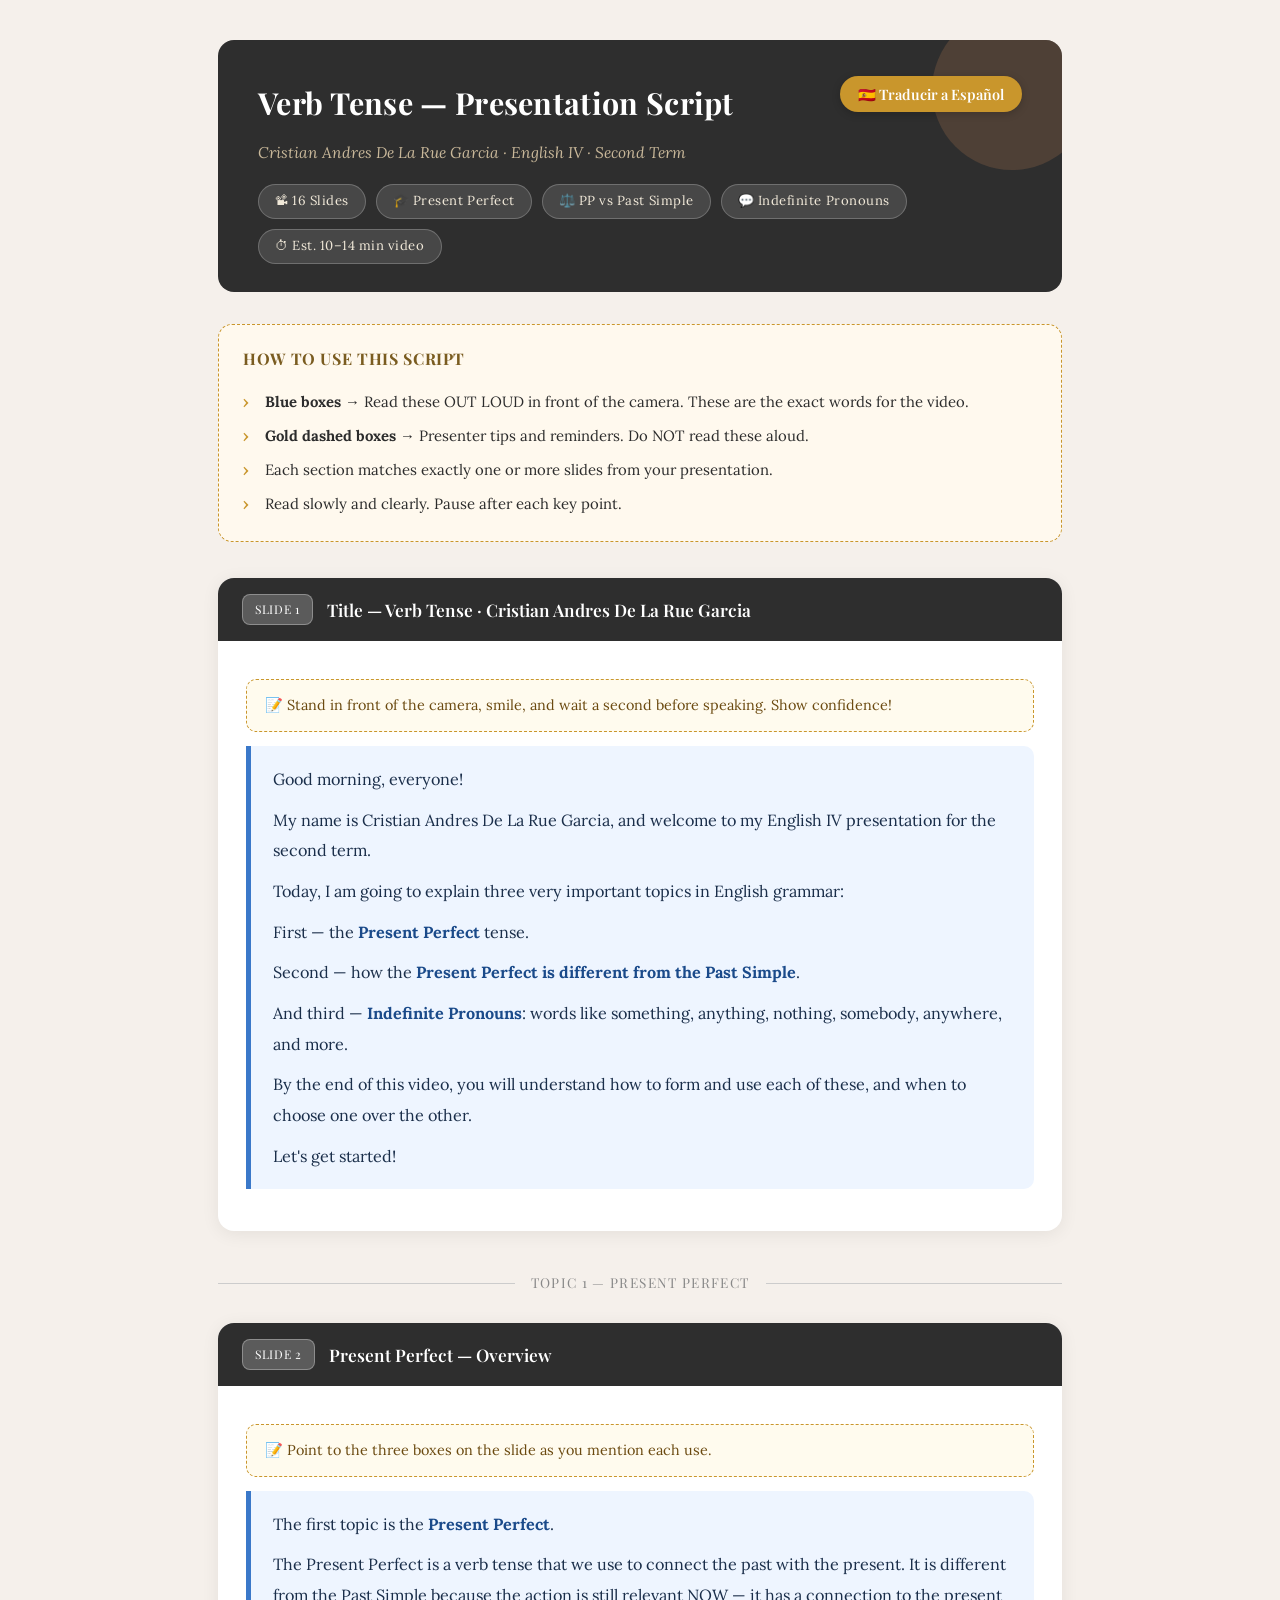
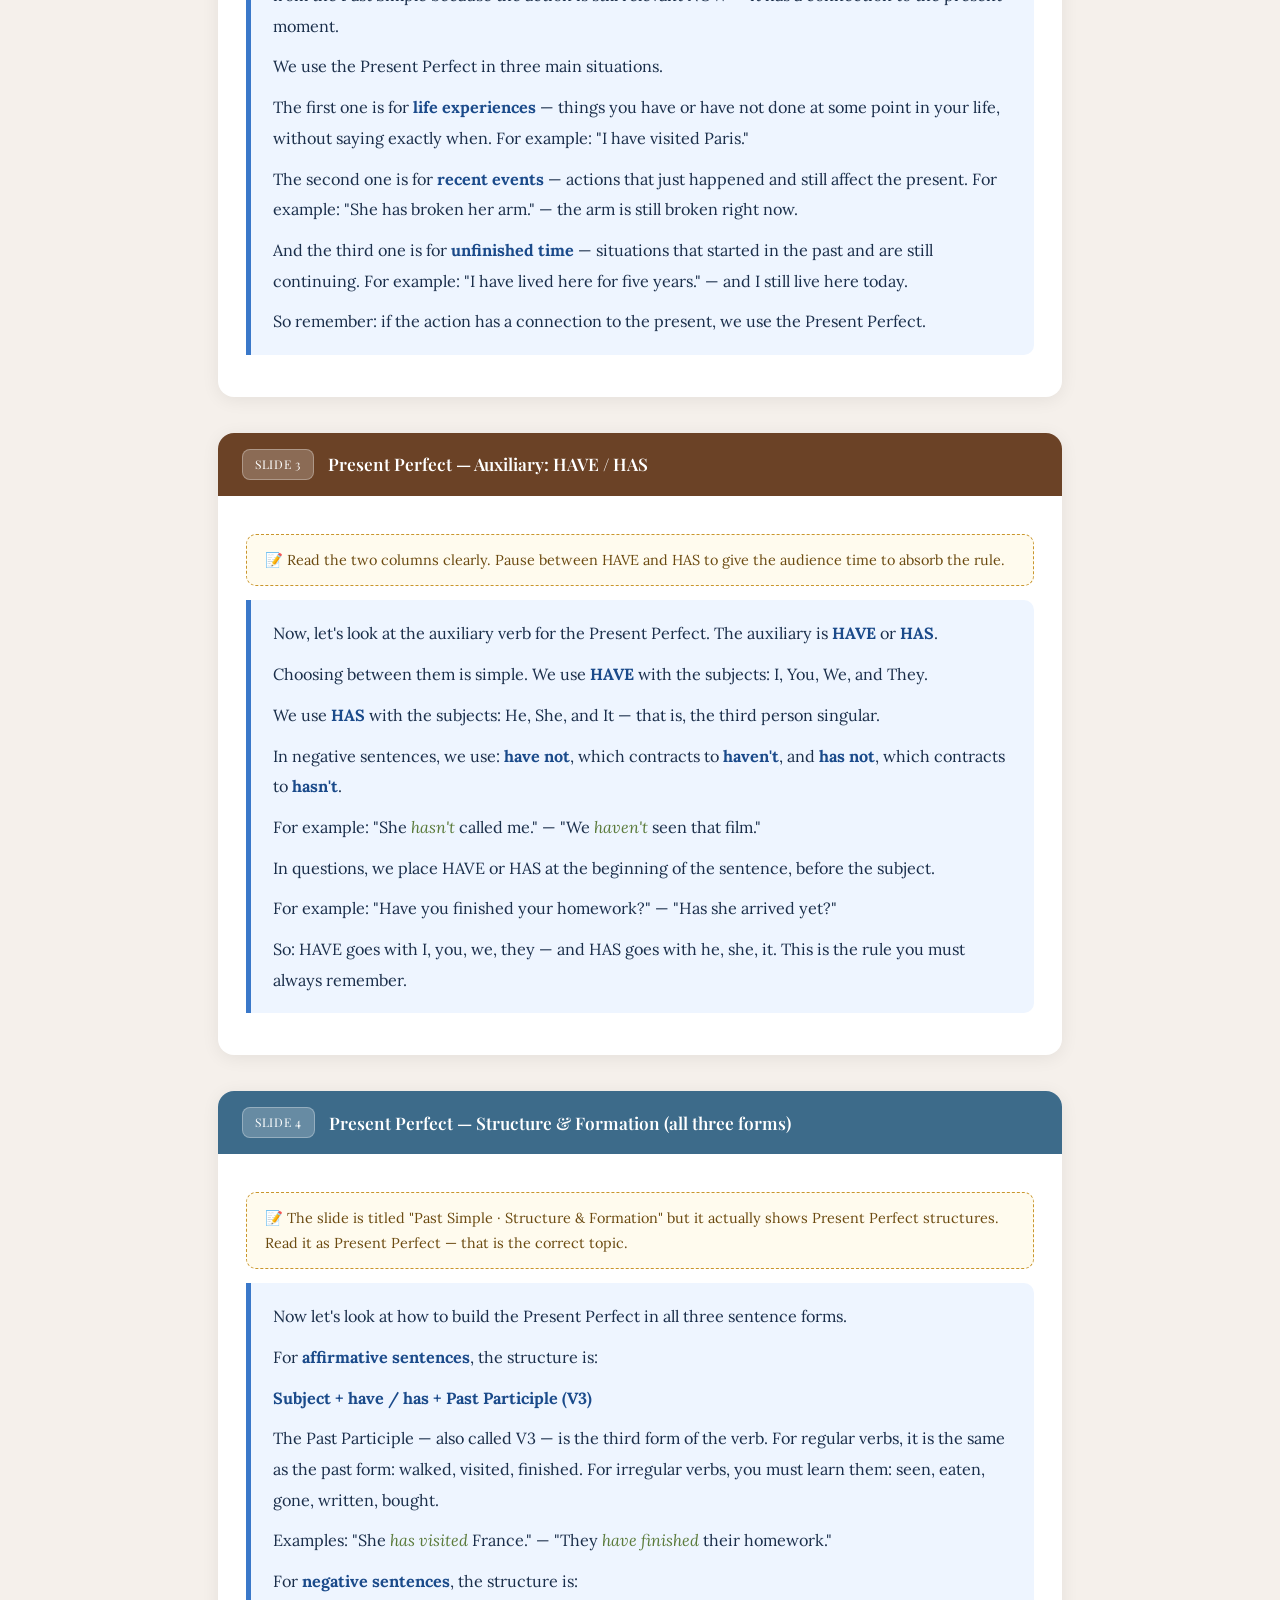
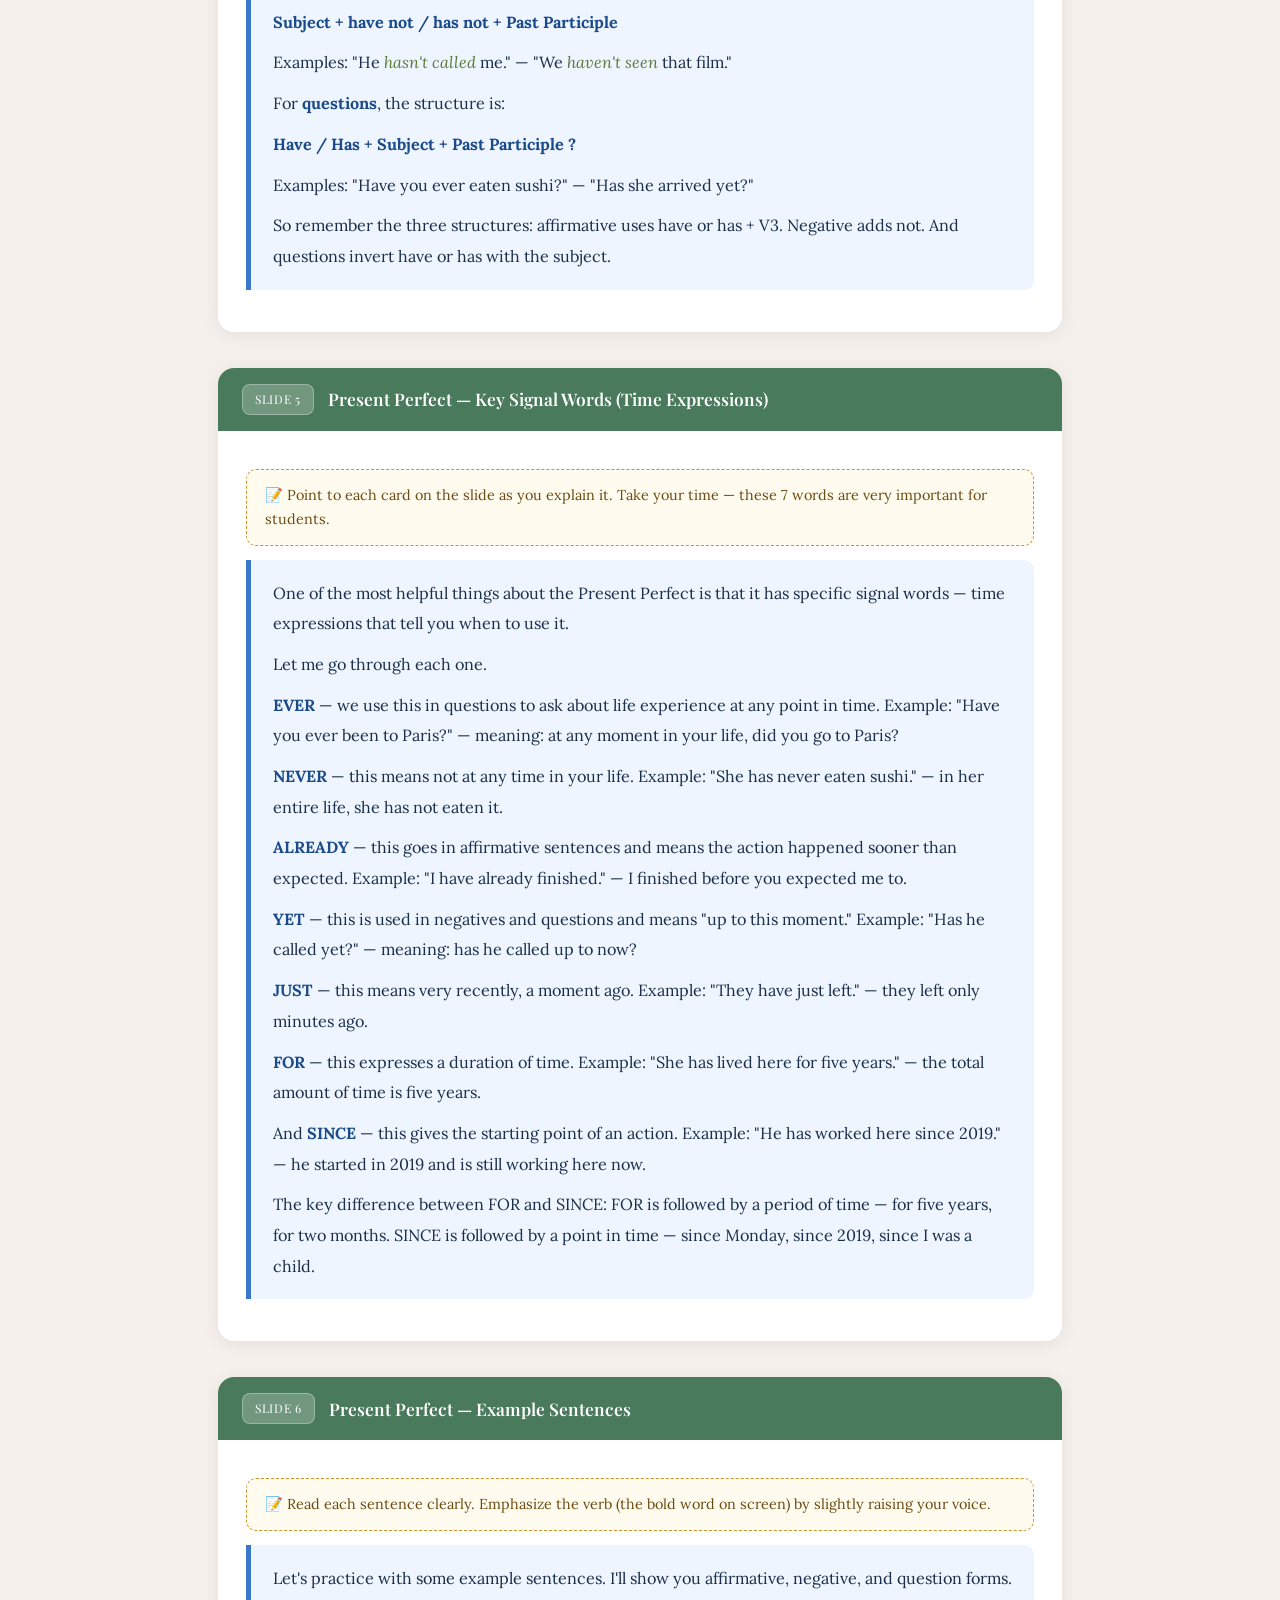
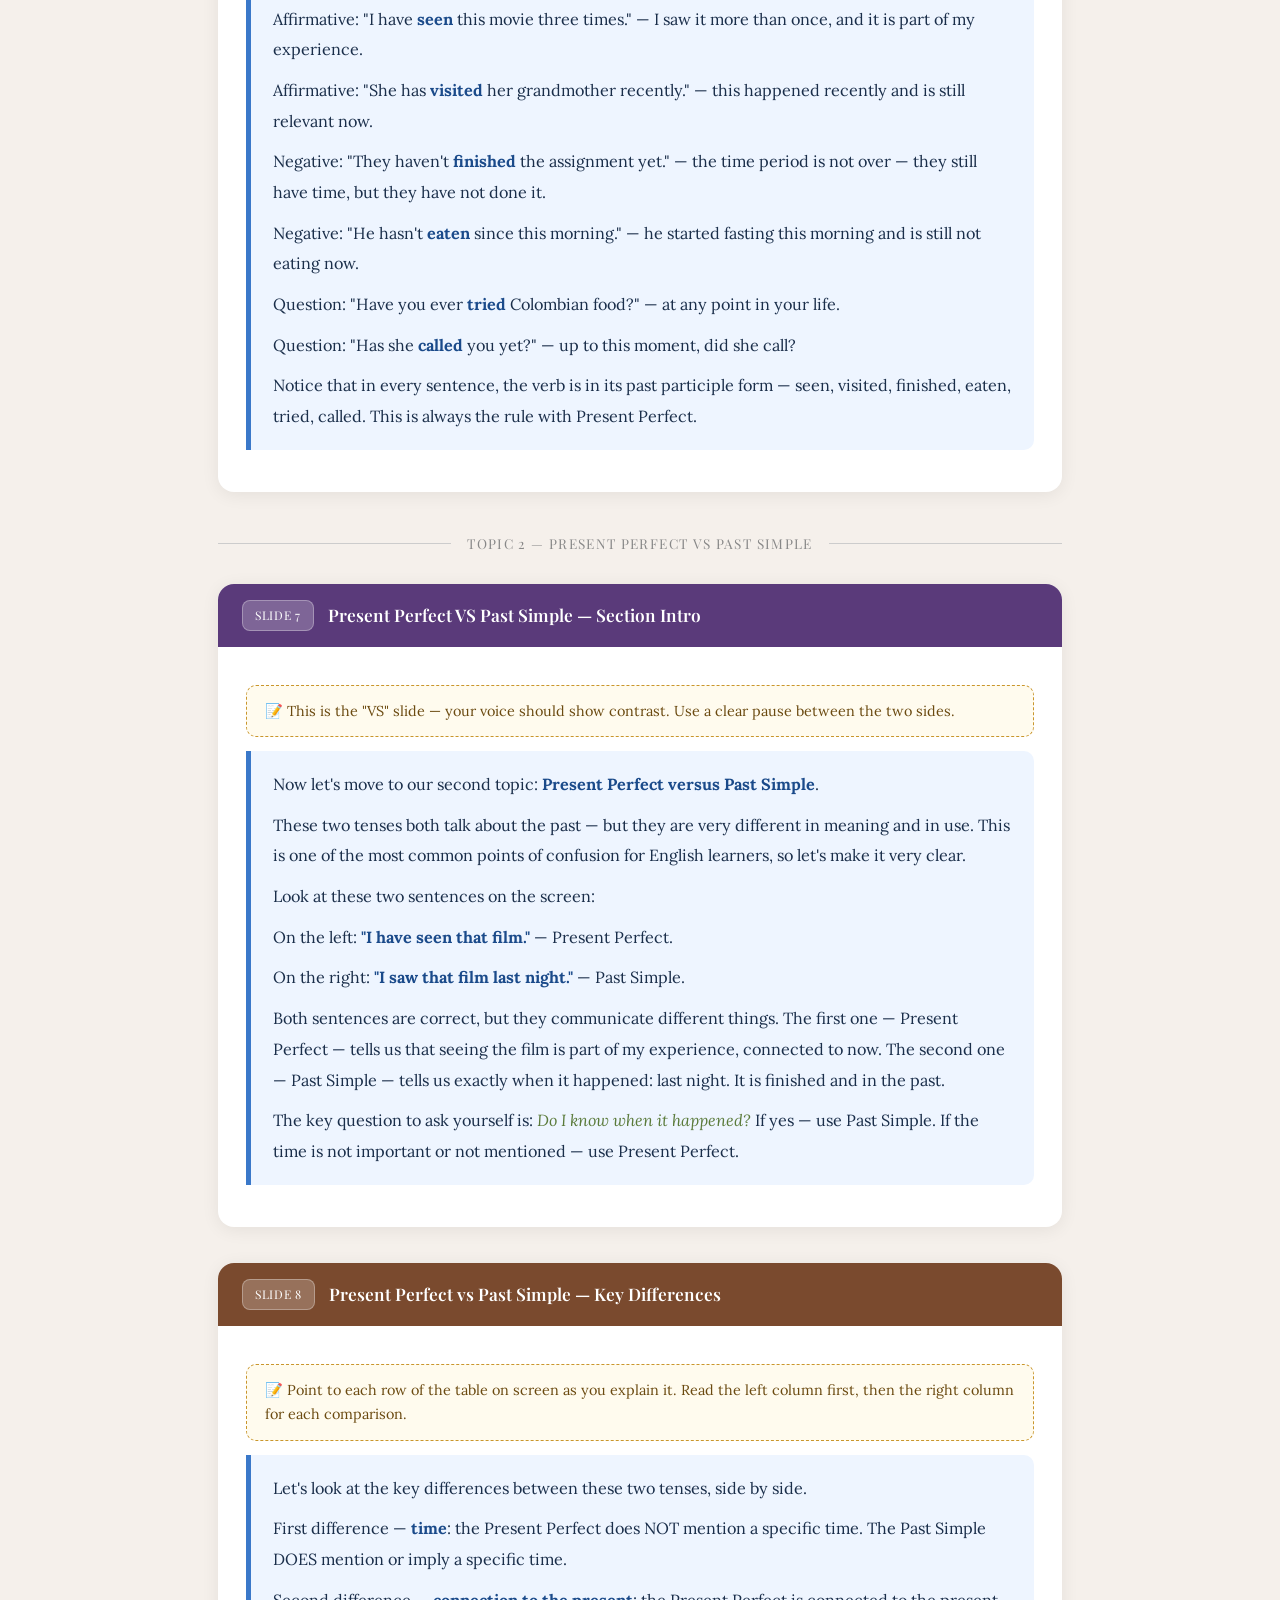
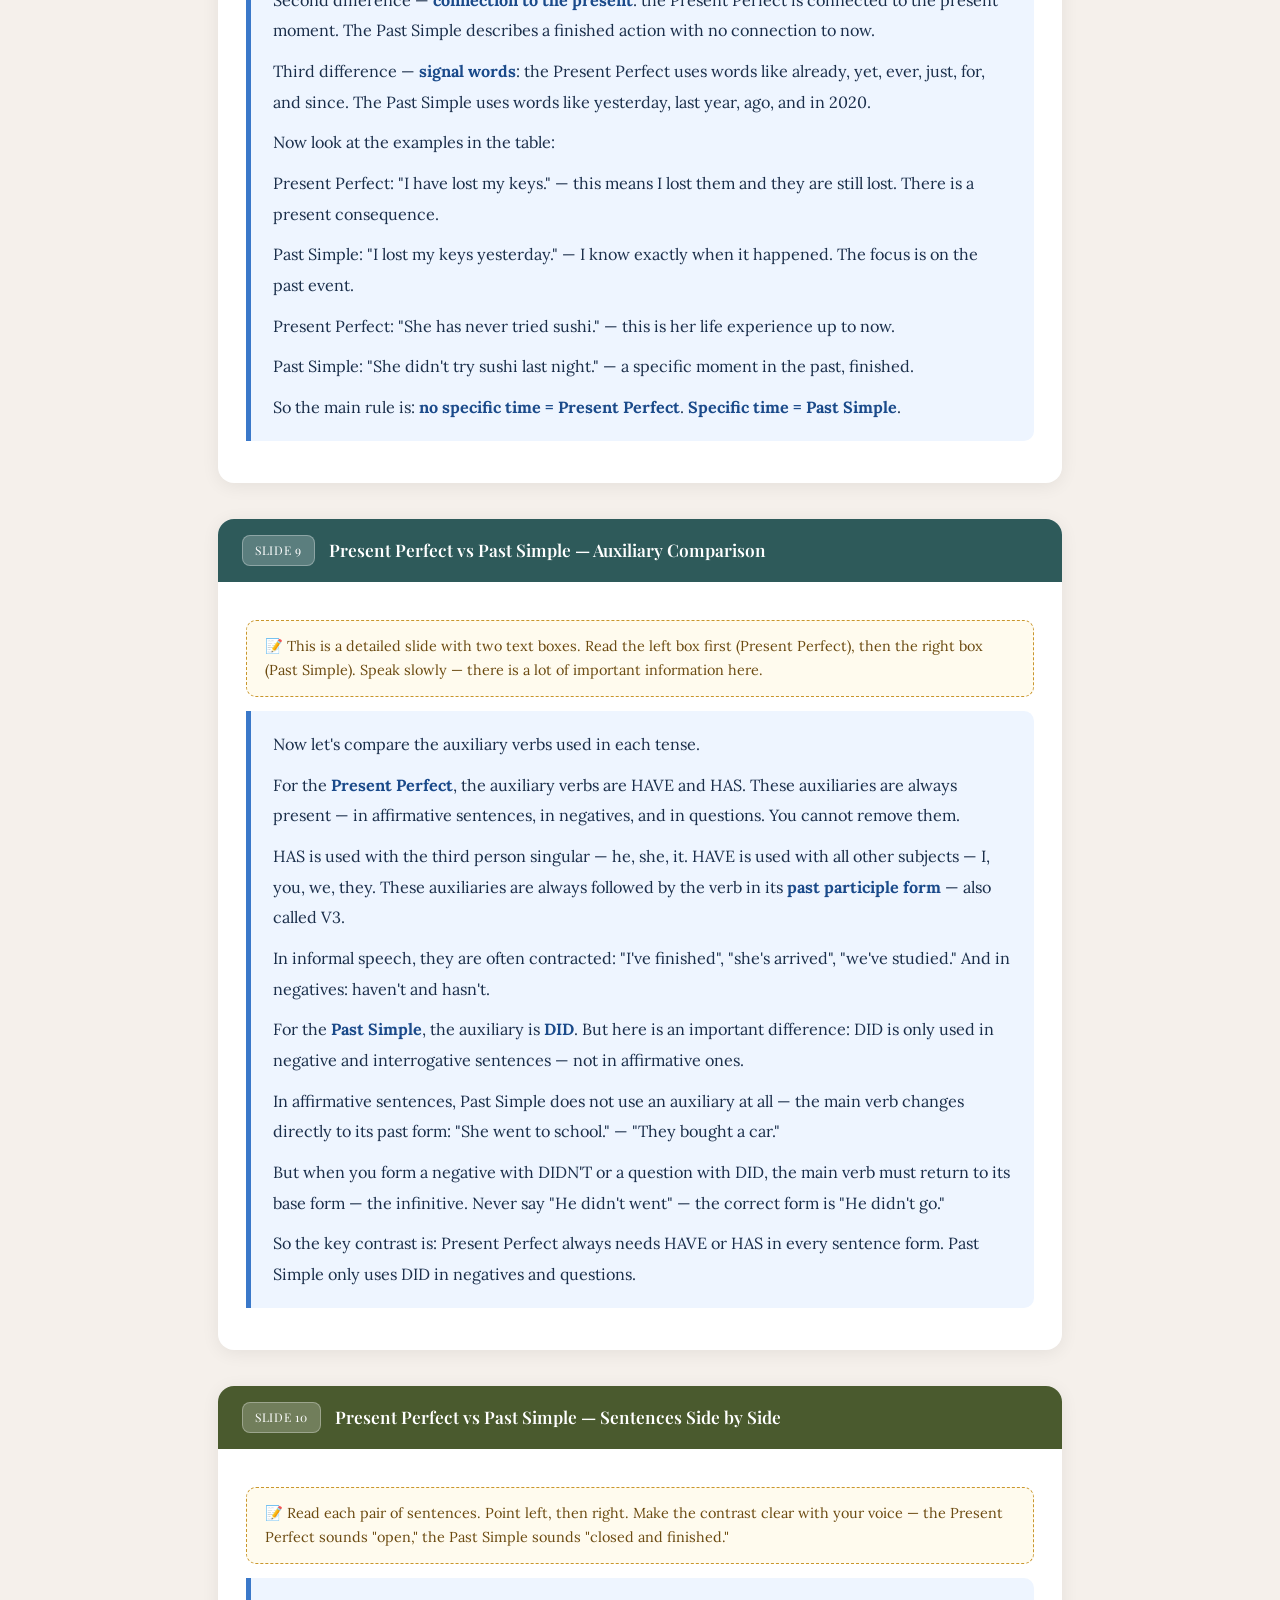
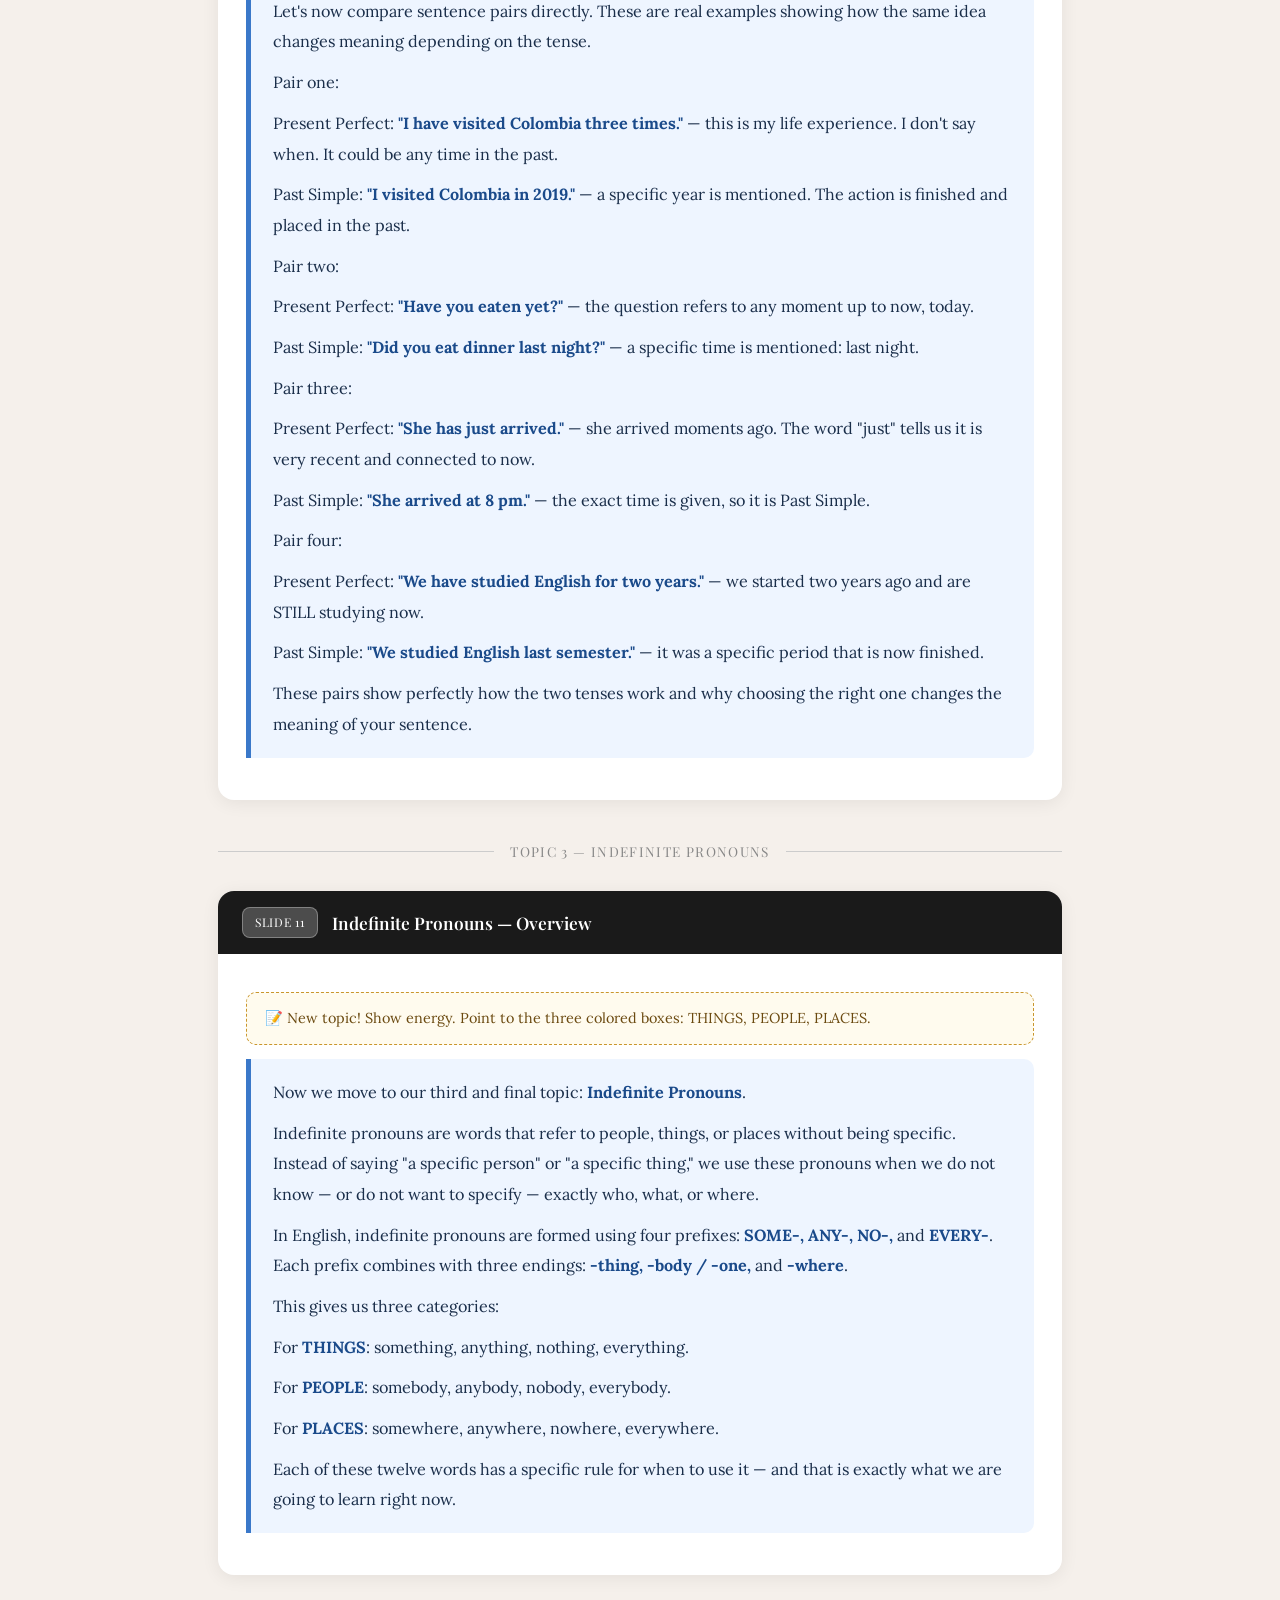
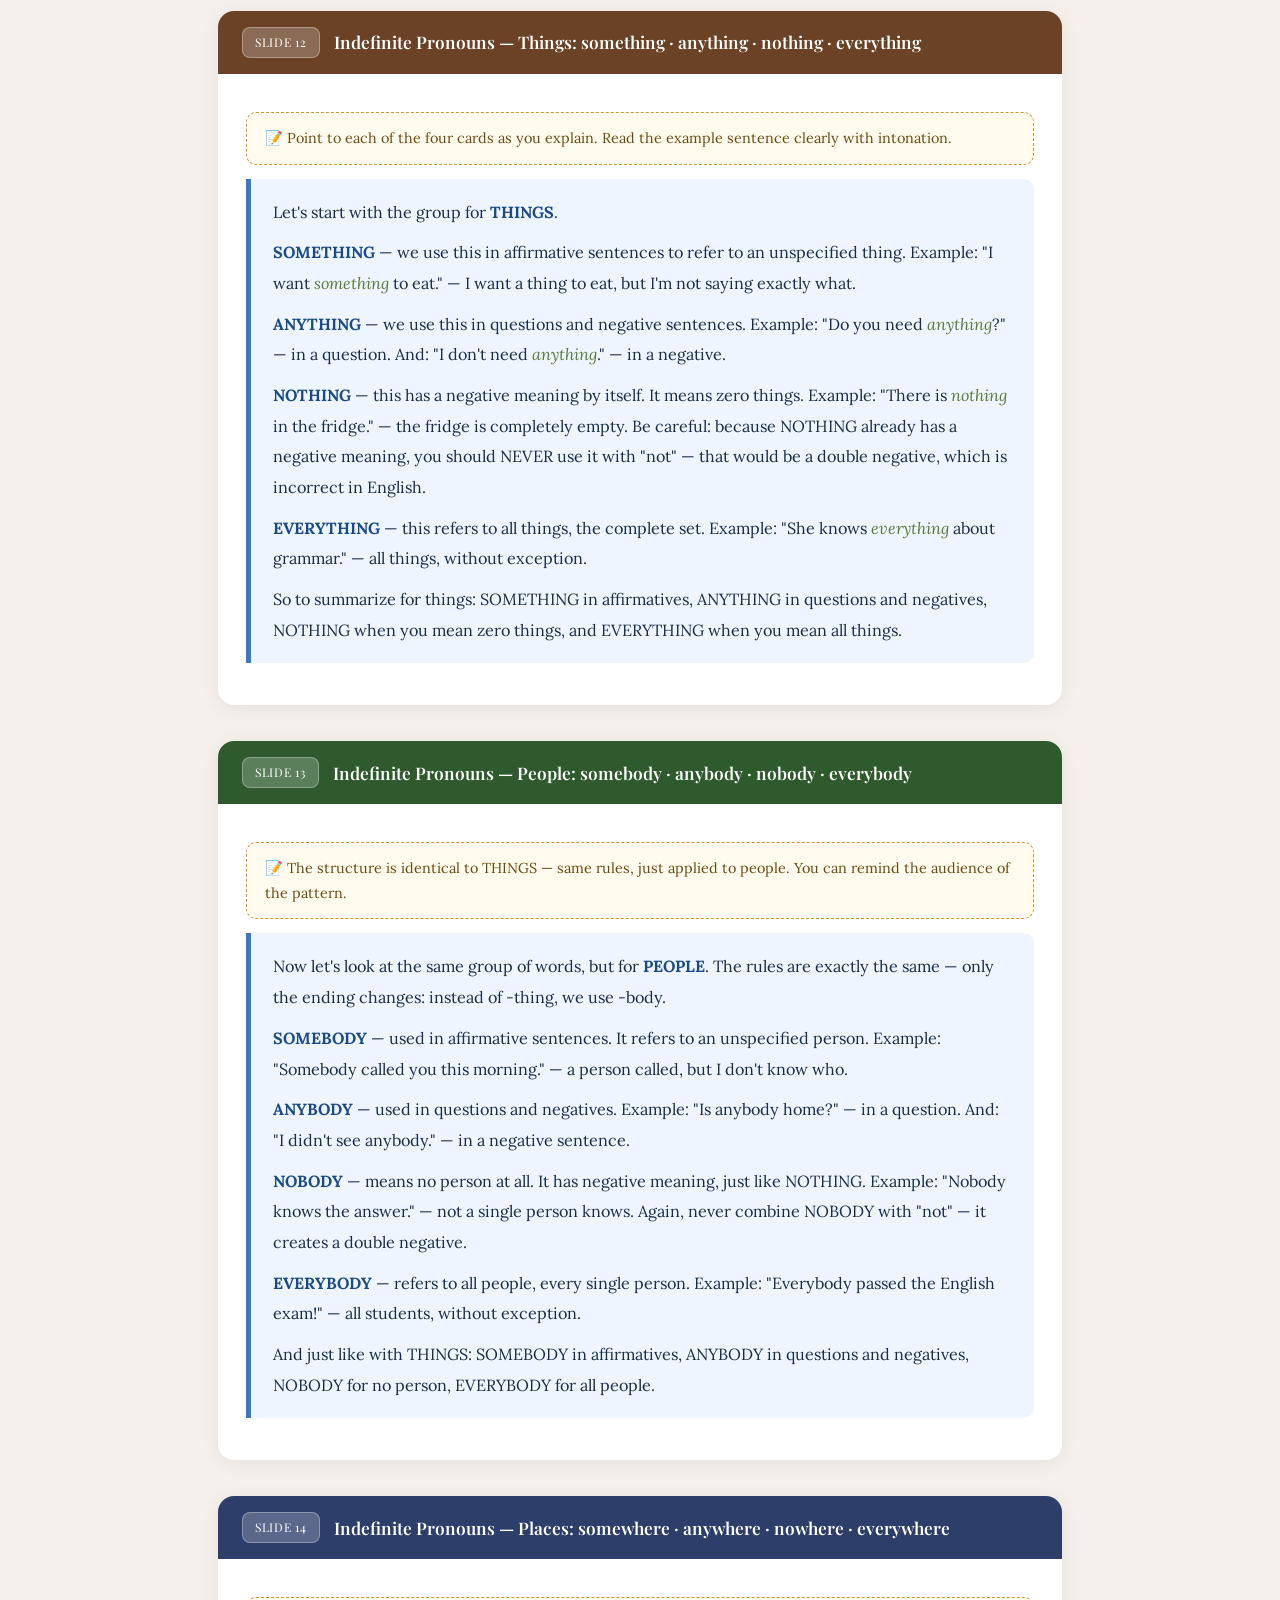
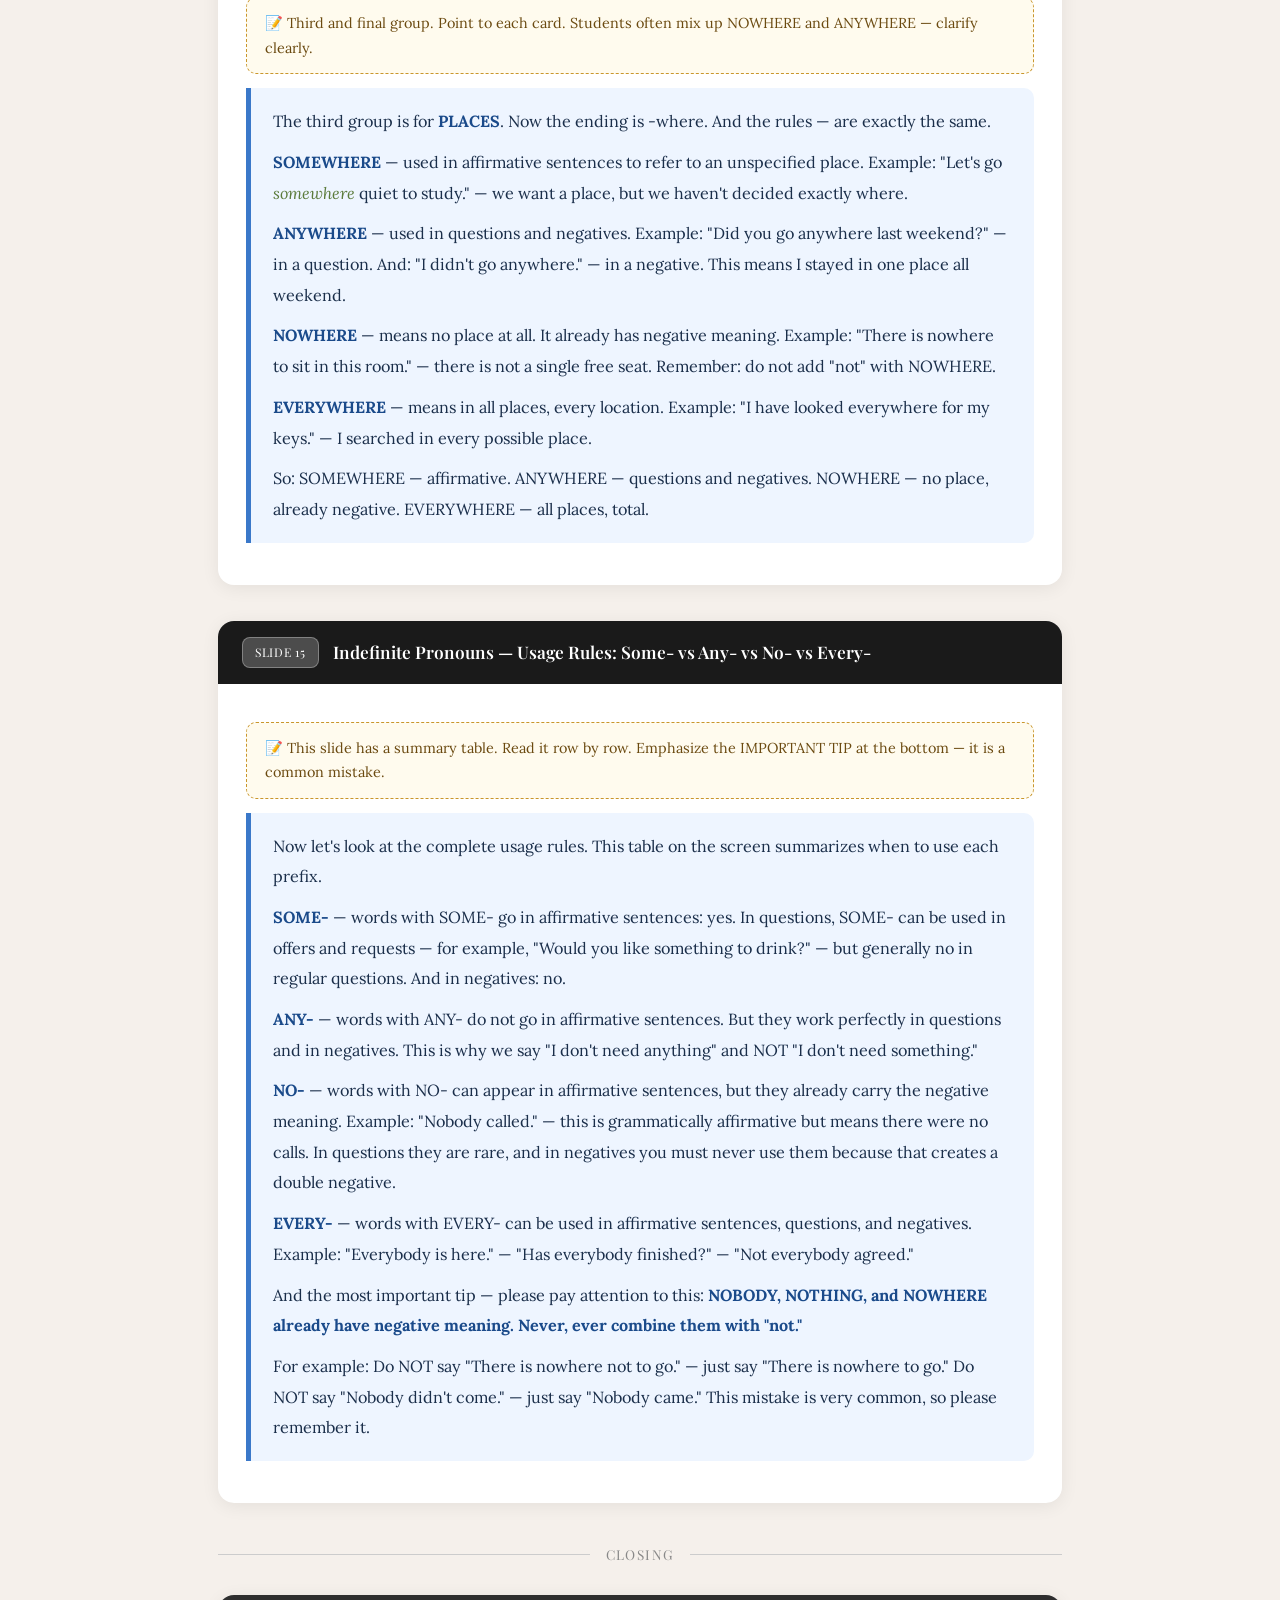
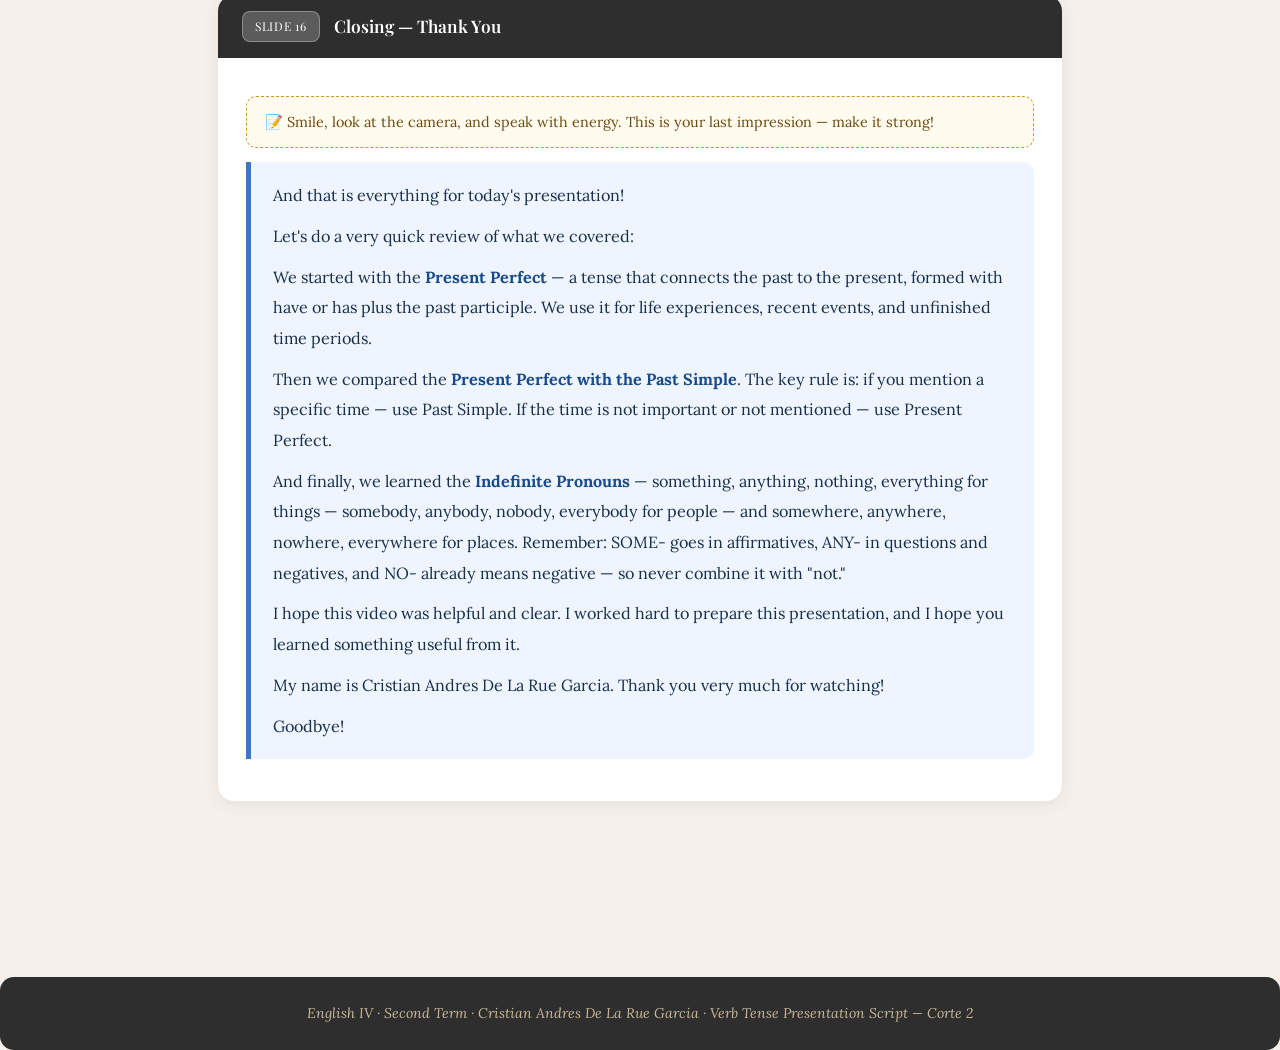
<file: guiones/Guion_Corte2_PresentPerfect.html>
<!DOCTYPE html>
<html lang="en">
<head>
<meta charset="UTF-8">
<meta name="viewport" content="width=device-width, initial-scale=1.0">
<title>Verb Tense – Corte 2 – Presentation Script</title>
<link href="https://fonts.googleapis.com/css2?family=Playfair+Display:wght@600;700&family=Lora:ital,wght@0,400;0,500;1,400&display=swap" rel="stylesheet">
<style>

/* ── RESET ────────────────────────────────────────────── */
*, *::before, *::after { box-sizing: border-box; margin: 0; padding: 0; }

body {
  font-family: 'Lora', Georgia, serif;
  background: #f5f0eb;
  color: #2c2c2c;
  line-height: 1.75;
  font-size: 1rem;
}

/* ── LAYOUT ───────────────────────────────────────────── */
.container {
  max-width: 900px;
  margin: 0 auto;
  padding: 40px 28px 80px;
}

/* ── HEADER ───────────────────────────────────────────── */
header {
  background: #2e2e2e;
  color: #fff;
  border-radius: 16px;
  padding: 36px 40px 28px;
  margin-bottom: 32px;
  position: relative;
  overflow: hidden;
}
header::before {
  content: '';
  position: absolute;
  top: -30px; right: -30px;
  width: 160px; height: 160px;
  background: rgba(139,99,71,0.35);
  border-radius: 50%;
}
header h1 {
  font-family: 'Playfair Display', serif;
  font-size: 1.9rem;
  font-weight: 700;
  letter-spacing: 0.01em;
  position: relative;
  z-index: 1;
}
header .subtitle {
  margin-top: 10px;
  font-size: 0.97rem;
  color: #c9b89a;
  font-style: italic;
  position: relative;
  z-index: 1;
}
.meta-pills {
  display: flex;
  flex-wrap: wrap;
  gap: 10px;
  margin-top: 18px;
  position: relative;
  z-index: 1;
}
.pill {
  background: rgba(255,255,255,0.12);
  border: 1px solid rgba(255,255,255,0.22);
  border-radius: 20px;
  padding: 5px 16px;
  font-size: 0.82rem;
  color: #f0e8d8;
  letter-spacing: 0.04em;
}

/* ── LANGUAGE TOGGLE BUTTON ───────────────────────────── */
.lang-toggle-btn {
  position: absolute;
  top: 36px;
  right: 40px;
  background: #c9962c;
  color: #fff;
  border: none;
  padding: 8px 18px;
  border-radius: 20px;
  font-family: 'Playfair Display', serif;
  font-size: 0.9rem;
  font-weight: 600;
  cursor: pointer;
  z-index: 10;
  transition: all 0.3s ease;
  box-shadow: 0 2px 8px rgba(0,0,0,0.2);
}
.lang-toggle-btn:hover {
  background: #a87a20;
  transform: translateY(-2px);
}

/* ── HOW TO USE ───────────────────────────────────────── */
.how-to-use {
  background: #fff9ee;
  border: 1.5px dashed #c9962c;
  border-radius: 14px;
  padding: 20px 24px;
  margin-bottom: 36px;
  font-size: 0.93rem;
}
.how-to-use h3 {
  font-family: 'Playfair Display', serif;
  font-size: 1rem;
  color: #7a5c20;
  margin-bottom: 12px;
  letter-spacing: 0.04em;
  text-transform: uppercase;
}
.how-to-use ul {
  list-style: none;
  padding: 0;
}
.how-to-use ul li {
  padding: 4px 0 4px 22px;
  position: relative;
}
.how-to-use ul li::before {
  content: '›';
  position: absolute;
  left: 0;
  color: #c9962c;
  font-weight: 700;
}

/* ── SECTION CARD ─────────────────────────────────────── */
.section {
  background: #fff;
  border-radius: 16px;
  box-shadow: 0 3px 18px rgba(0,0,0,0.07);
  margin-bottom: 36px;
  overflow: hidden;
}

/* ── SECTION HEADER VARIANTS ──────────────────────────── */
.section-header {
  display: flex;
  align-items: center;
  gap: 14px;
  padding: 16px 24px;
  color: #fff;
}
.section-header.pp    { background: #2e2e2e; }
.section-header.aux   { background: #6b4226; }
.section-header.struc { background: #3d6b8a; }
.section-header.keys  { background: #4a7a5c; }
.section-header.ex    { background: #4a7a5c; }
.section-header.vs    { background: #5a3a7a; }
.section-header.vsdiff{ background: #7a4a2e; }
.section-header.vsaux { background: #2e5a5a; }
.section-header.vssent{ background: #4a5a2e; }
.section-header.indef { background: #1a1a1a; }
.section-header.things{ background: #6b4226; }
.section-header.people{ background: #2e5a2e; }
.section-header.places{ background: #2e3e6b; }
.section-header.rules { background: #1a1a1a; }
.section-header.thanks{ background: #2e2e2e; }

.slide-badge {
  background: rgba(255,255,255,0.22);
  border: 1px solid rgba(255,255,255,0.3);
  border-radius: 8px;
  padding: 4px 12px;
  font-size: 0.75rem;
  letter-spacing: 0.06em;
  text-transform: uppercase;
  white-space: nowrap;
  font-family: 'Playfair Display', serif;
}
.section-title {
  font-family: 'Playfair Display', serif;
  font-size: 1.08rem;
  font-weight: 600;
}

/* ── SECTION BODY ─────────────────────────────────────── */
.section-body {
  padding: 26px 28px 28px;
}

/* ── SCRIPT BOX (blue box = words to say aloud) ───────── */
.script-box {
  background: #eef5ff;
  border-left: 5px solid #3a78c9;
  border-radius: 0 10px 10px 0;
  padding: 18px 22px;
  margin: 14px 0;
  font-family: 'Lora', serif;
  font-size: 1.01rem;
  line-height: 1.9;
  color: #1a2e4a;
}
.script-box p {
  margin-bottom: 10px;
}
.script-box p:last-child { margin-bottom: 0; }

/* ── NOTE BOX (gold = presenter tip, don't read aloud) ── */
.note-box {
  background: #fffbee;
  border: 1.5px dashed #c9962c;
  border-radius: 10px;
  padding: 13px 18px;
  margin: 12px 0;
  font-size: 0.9rem;
  color: #6b4a10;
  line-height: 1.7;
}
.note-box::before {
  content: '📝  ';
}

/* ── EMPHASIS within script ────────────────────────────── */
.script-box strong { color: #1a4a8a; }
.script-box em     { color: #5a7a3a; font-style: italic; }

/* ── EXAMPLE ROWS ──────────────────────────────────────── */
.example-row {
  display: flex;
  align-items: flex-start;
  gap: 12px;
  margin: 8px 0;
}
.ex-badge {
  flex-shrink: 0;
  min-width: 52px;
  text-align: center;
  padding: 4px 10px;
  border-radius: 6px;
  font-size: 0.78rem;
  font-weight: 700;
  letter-spacing: 0.05em;
  color: #fff;
  font-family: 'Playfair Display', serif;
  margin-top: 2px;
}
.aff  { background: #4a7a5c; }
.neg  { background: #8a3a2e; }
.q    { background: #2e5a8a; }

.ex-text {
  font-size: 0.97rem;
  color: #1a2c1a;
  line-height: 1.75;
  padding-top: 3px;
}
.ex-text em { color: #5a3a8a; font-style: normal; font-weight: 600; }

/* ── COMPARE TABLE ──────────────────────────────────────── */
.compare-table {
  display: grid;
  grid-template-columns: 1fr 1fr;
  gap: 0;
  border-radius: 10px;
  overflow: hidden;
  border: 1px solid #ddd;
  margin: 14px 0;
}
.ct-header {
  padding: 12px 16px;
  color: #fff;
  font-family: 'Playfair Display', serif;
  font-size: 0.92rem;
  font-weight: 700;
  letter-spacing: 0.04em;
}
.ct-header.left  { background: #2e2e2e; }
.ct-header.right { background: #7a4a2e; }
.ct-row-left, .ct-row-right {
  padding: 10px 16px;
  font-size: 0.9rem;
  line-height: 1.6;
  border-bottom: 1px solid #eee;
}
.ct-row-left  { background: #fff; }
.ct-row-right { background: #fdf6ec; }

/* ── PRONOUN GRID ───────────────────────────────────────── */
.pronoun-grid {
  display: grid;
  grid-template-columns: 1fr 1fr;
  gap: 14px;
  margin: 14px 0;
}
.pronoun-card {
  border-radius: 12px;
  overflow: hidden;
  border: 1px solid #ddd;
}
.pc-header {
  padding: 10px 14px;
  color: #fff;
  font-family: 'Playfair Display', serif;
  font-size: 0.92rem;
  font-weight: 700;
  letter-spacing: 0.06em;
}
.pc-header.brown { background: #7a5a3a; }
.pc-header.blue  { background: #2e5a8a; }
.pc-header.red   { background: #8a3a2e; }
.pc-header.green { background: #2e6e3e; }
.pc-body {
  background: #fff;
  padding: 12px 14px;
}
.pc-body .use { font-size: 0.85rem; color: #666; margin-bottom: 8px; }
.pc-body .ex-sent {
  background: #fdf6ec;
  border-radius: 6px;
  padding: 8px 12px;
  font-size: 0.88rem;
  font-style: italic;
  color: #2c2c2c;
}

/* ── SIGNAL WORD GRID ───────────────────────────────────── */
.signal-grid {
  display: grid;
  grid-template-columns: repeat(3, 1fr);
  gap: 12px;
  margin: 14px 0;
}
.sg-card {
  border-radius: 10px;
  overflow: hidden;
  border: 1px solid #ddd;
  font-size: 0.85rem;
}
.sg-header {
  padding: 8px 12px;
  color: #fff;
  font-family: 'Playfair Display', serif;
  font-weight: 700;
  font-size: 0.88rem;
  letter-spacing: 0.06em;
}
.sg-body { background: #fff; padding: 10px 12px; line-height: 1.55; }
.sg-body .def { color: #555; font-size: 0.82rem; margin-bottom: 6px; }
.sg-body .eg  { background: #fdf6ec; border-radius: 5px; padding: 6px 10px; font-style: italic; font-size: 0.82rem; color: #2c2c2c; }
.bg-brown  { background: #7a5a3a; }
.bg-dark   { background: #2e2e2e; }
.bg-green  { background: #2e6e3e; }
.bg-red    { background: #8a3a2e; }
.bg-blue   { background: #2e5a8a; }
.bg-gold   { background: #8a7020; }
.bg-grey   { background: #5a5a5a; }

/* ── USAGE TABLE ───────────────────────────────────────── */
.usage-table { width: 100%; border-collapse: collapse; border-radius: 10px; overflow: hidden; margin: 14px 0; font-size: 0.88rem; }
.usage-table th { padding: 10px 14px; color: #fff; font-family: 'Playfair Display', serif; font-size: 0.88rem; letter-spacing: 0.04em; }
.usage-table td { padding: 9px 14px; border-bottom: 1px solid #eee; line-height: 1.5; }
.usage-table tr:nth-child(even) td { background: #fdf6ec; }
.usage-table tr:nth-child(odd)  td { background: #fff; }
.tick  { color: #2e6e3e; font-weight: 700; }
.cross { color: #8a3a2e; font-weight: 700; }

/* ── DIVIDER ────────────────────────────────────────────── */
.topic-divider {
  display: flex;
  align-items: center;
  gap: 16px;
  margin: 40px 0 28px;
}
.topic-divider::before,
.topic-divider::after {
  content: '';
  flex: 1;
  height: 1px;
  background: #ccc;
}
.topic-divider span {
  font-family: 'Playfair Display', serif;
  font-size: 0.85rem;
  color: #888;
  letter-spacing: 0.1em;
  text-transform: uppercase;
  white-space: nowrap;
}

/* ── FOOTER ─────────────────────────────────────────────── */
footer {
  text-align: center;
  margin-top: 60px;
  padding: 24px;
  background: #2e2e2e;
  border-radius: 14px;
  color: #c9b89a;
  font-size: 0.88rem;
  font-style: italic;
}

</style>
</head>
<body>

<div class="container">

  <!-- ══════════════ HEADER ══════════════ -->
  <header>
    <button id="langToggle" class="lang-toggle-btn">🇪🇸 Traducir a Español</button>
    <h1>Verb Tense — Presentation Script</h1>
    <div class="subtitle">Cristian Andres De La Rue Garcia · English IV · Second Term</div>
    <div class="meta-pills">
      <span class="pill">📽 16 Slides</span>
      <span class="pill">🎓 Present Perfect</span>
      <span class="pill">⚖️ PP vs Past Simple</span>
      <span class="pill">💬 Indefinite Pronouns</span>
      <span class="pill">⏱ Est. 10–14 min video</span>
    </div>
  </header>

  <div id="content-en">

  <!-- ══════════════ HOW TO USE ══════════════ -->
  <div class="how-to-use">
    <h3>How to Use This Script</h3>
    <ul>
      <li><strong>Blue boxes</strong> → Read these OUT LOUD in front of the camera. These are the exact words for the video.</li>
      <li><strong>Gold dashed boxes</strong> → Presenter tips and reminders. Do NOT read these aloud.</li>
      <li>Each section matches exactly one or more slides from your presentation.</li>
      <li>Read slowly and clearly. Pause after each key point.</li>
    </ul>
  </div>

  <!-- ══════════════════════════════════════════
       SLIDE 1 — TITLE
  ══════════════════════════════════════════════ -->
  <div class="section">
    <div class="section-header pp">
      <span class="slide-badge">Slide 1</span>
      <span class="section-title">Title — Verb Tense · Cristian Andres De La Rue Garcia</span>
    </div>
    <div class="section-body">
      <div class="note-box">Stand in front of the camera, smile, and wait a second before speaking. Show confidence!</div>
      <div class="script-box">
        <p>Good morning, everyone!</p>
        <p>My name is Cristian Andres De La Rue Garcia, and welcome to my English IV presentation for the second term.</p>
        <p>Today, I am going to explain three very important topics in English grammar:</p>
        <p>First — the <strong>Present Perfect</strong> tense.</p>
        <p>Second — how the <strong>Present Perfect is different from the Past Simple</strong>.</p>
        <p>And third — <strong>Indefinite Pronouns</strong>: words like something, anything, nothing, somebody, anywhere, and more.</p>
        <p>By the end of this video, you will understand how to form and use each of these, and when to choose one over the other.</p>
        <p>Let's get started!</p>
      </div>
    </div>
  </div>

  <!-- ══════════════════════════════════════════
       SLIDE 2 — PRESENT PERFECT OVERVIEW
  ══════════════════════════════════════════════ -->
  <div class="topic-divider"><span>Topic 1 — Present Perfect</span></div>

  <div class="section">
    <div class="section-header pp">
      <span class="slide-badge">Slide 2</span>
      <span class="section-title">Present Perfect — Overview</span>
    </div>
    <div class="section-body">
      <div class="note-box">Point to the three boxes on the slide as you mention each use.</div>
      <div class="script-box">
        <p>The first topic is the <strong>Present Perfect</strong>.</p>
        <p>The Present Perfect is a verb tense that we use to connect the past with the present. It is different from the Past Simple because the action is still relevant NOW — it has a connection to the present moment.</p>
        <p>We use the Present Perfect in three main situations.</p>
        <p>The first one is for <strong>life experiences</strong> — things you have or have not done at some point in your life, without saying exactly when. For example: "I have visited Paris."</p>
        <p>The second one is for <strong>recent events</strong> — actions that just happened and still affect the present. For example: "She has broken her arm." — the arm is still broken right now.</p>
        <p>And the third one is for <strong>unfinished time</strong> — situations that started in the past and are still continuing. For example: "I have lived here for five years." — and I still live here today.</p>
        <p>So remember: if the action has a connection to the present, we use the Present Perfect.</p>
      </div>
    </div>
  </div>

  <!-- ══════════════════════════════════════════
       SLIDE 3 — PRESENT PERFECT AUXILIARY
  ══════════════════════════════════════════════ -->
  <div class="section">
    <div class="section-header aux">
      <span class="slide-badge">Slide 3</span>
      <span class="section-title">Present Perfect — Auxiliary: HAVE / HAS</span>
    </div>
    <div class="section-body">
      <div class="note-box">Read the two columns clearly. Pause between HAVE and HAS to give the audience time to absorb the rule.</div>
      <div class="script-box">
        <p>Now, let's look at the auxiliary verb for the Present Perfect. The auxiliary is <strong>HAVE</strong> or <strong>HAS</strong>.</p>
        <p>Choosing between them is simple. We use <strong>HAVE</strong> with the subjects: I, You, We, and They.</p>
        <p>We use <strong>HAS</strong> with the subjects: He, She, and It — that is, the third person singular.</p>
        <p>In negative sentences, we use: <strong>have not</strong>, which contracts to <strong>haven't</strong>, and <strong>has not</strong>, which contracts to <strong>hasn't</strong>.</p>
        <p>For example: "She <em>hasn't</em> called me." — "We <em>haven't</em> seen that film."</p>
        <p>In questions, we place HAVE or HAS at the beginning of the sentence, before the subject.</p>
        <p>For example: "Have you finished your homework?" — "Has she arrived yet?"</p>
        <p>So: HAVE goes with I, you, we, they — and HAS goes with he, she, it. This is the rule you must always remember.</p>
      </div>
    </div>
  </div>

  <!-- ══════════════════════════════════════════
       SLIDE 4 — PRESENT PERFECT STRUCTURE
  ══════════════════════════════════════════════ -->
  <div class="section">
    <div class="section-header struc">
      <span class="slide-badge">Slide 4</span>
      <span class="section-title">Present Perfect — Structure & Formation (all three forms)</span>
    </div>
    <div class="section-body">
      <div class="note-box">The slide is titled "Past Simple · Structure & Formation" but it actually shows Present Perfect structures. Read it as Present Perfect — that is the correct topic.</div>
      <div class="script-box">
        <p>Now let's look at how to build the Present Perfect in all three sentence forms.</p>
        <p>For <strong>affirmative sentences</strong>, the structure is:</p>
        <p><strong>Subject + have / has + Past Participle (V3)</strong></p>
        <p>The Past Participle — also called V3 — is the third form of the verb. For regular verbs, it is the same as the past form: walked, visited, finished. For irregular verbs, you must learn them: seen, eaten, gone, written, bought.</p>
        <p>Examples: "She <em>has visited</em> France." — "They <em>have finished</em> their homework."</p>
        <p>For <strong>negative sentences</strong>, the structure is:</p>
        <p><strong>Subject + have not / has not + Past Participle</strong></p>
        <p>Examples: "He <em>hasn't called</em> me." — "We <em>haven't seen</em> that film."</p>
        <p>For <strong>questions</strong>, the structure is:</p>
        <p><strong>Have / Has + Subject + Past Participle ?</strong></p>
        <p>Examples: "Have you ever eaten sushi?" — "Has she arrived yet?"</p>
        <p>So remember the three structures: affirmative uses have or has + V3. Negative adds not. And questions invert have or has with the subject.</p>
      </div>
    </div>
  </div>

  <!-- ══════════════════════════════════════════
       SLIDE 5 — KEY SIGNAL WORDS
  ══════════════════════════════════════════════ -->
  <div class="section">
    <div class="section-header keys">
      <span class="slide-badge">Slide 5</span>
      <span class="section-title">Present Perfect — Key Signal Words (Time Expressions)</span>
    </div>
    <div class="section-body">
      <div class="note-box">Point to each card on the slide as you explain it. Take your time — these 7 words are very important for students.</div>
      <div class="script-box">
        <p>One of the most helpful things about the Present Perfect is that it has specific signal words — time expressions that tell you when to use it.</p>
        <p>Let me go through each one.</p>
        <p><strong>EVER</strong> — we use this in questions to ask about life experience at any point in time. Example: "Have you ever been to Paris?" — meaning: at any moment in your life, did you go to Paris?</p>
        <p><strong>NEVER</strong> — this means not at any time in your life. Example: "She has never eaten sushi." — in her entire life, she has not eaten it.</p>
        <p><strong>ALREADY</strong> — this goes in affirmative sentences and means the action happened sooner than expected. Example: "I have already finished." — I finished before you expected me to.</p>
        <p><strong>YET</strong> — this is used in negatives and questions and means "up to this moment." Example: "Has he called yet?" — meaning: has he called up to now?</p>
        <p><strong>JUST</strong> — this means very recently, a moment ago. Example: "They have just left." — they left only minutes ago.</p>
        <p><strong>FOR</strong> — this expresses a duration of time. Example: "She has lived here for five years." — the total amount of time is five years.</p>
        <p>And <strong>SINCE</strong> — this gives the starting point of an action. Example: "He has worked here since 2019." — he started in 2019 and is still working here now.</p>
        <p>The key difference between FOR and SINCE: FOR is followed by a period of time — for five years, for two months. SINCE is followed by a point in time — since Monday, since 2019, since I was a child.</p>
      </div>
    </div>
  </div>

  <!-- ══════════════════════════════════════════
       SLIDE 6 — EXAMPLES
  ══════════════════════════════════════════════ -->
  <div class="section">
    <div class="section-header ex">
      <span class="slide-badge">Slide 6</span>
      <span class="section-title">Present Perfect — Example Sentences</span>
    </div>
    <div class="section-body">
      <div class="note-box">Read each sentence clearly. Emphasize the verb (the bold word on screen) by slightly raising your voice.</div>
      <div class="script-box">
        <p>Let's practice with some example sentences. I'll show you affirmative, negative, and question forms.</p>
        <p>Affirmative: "I have <strong>seen</strong> this movie three times." — I saw it more than once, and it is part of my experience.</p>
        <p>Affirmative: "She has <strong>visited</strong> her grandmother recently." — this happened recently and is still relevant now.</p>
        <p>Negative: "They haven't <strong>finished</strong> the assignment yet." — the time period is not over — they still have time, but they have not done it.</p>
        <p>Negative: "He hasn't <strong>eaten</strong> since this morning." — he started fasting this morning and is still not eating now.</p>
        <p>Question: "Have you ever <strong>tried</strong> Colombian food?" — at any point in your life.</p>
        <p>Question: "Has she <strong>called</strong> you yet?" — up to this moment, did she call?</p>
        <p>Notice that in every sentence, the verb is in its past participle form — seen, visited, finished, eaten, tried, called. This is always the rule with Present Perfect.</p>
      </div>
    </div>
  </div>

  <!-- ══════════════════════════════════════════
       SLIDE 7 — PP VS PAST SIMPLE TITLE
  ══════════════════════════════════════════════ -->
  <div class="topic-divider"><span>Topic 2 — Present Perfect vs Past Simple</span></div>

  <div class="section">
    <div class="section-header vs">
      <span class="slide-badge">Slide 7</span>
      <span class="section-title">Present Perfect VS Past Simple — Section Intro</span>
    </div>
    <div class="section-body">
      <div class="note-box">This is the "VS" slide — your voice should show contrast. Use a clear pause between the two sides.</div>
      <div class="script-box">
        <p>Now let's move to our second topic: <strong>Present Perfect versus Past Simple</strong>.</p>
        <p>These two tenses both talk about the past — but they are very different in meaning and in use. This is one of the most common points of confusion for English learners, so let's make it very clear.</p>
        <p>Look at these two sentences on the screen:</p>
        <p>On the left: <strong>"I have seen that film."</strong> — Present Perfect.</p>
        <p>On the right: <strong>"I saw that film last night."</strong> — Past Simple.</p>
        <p>Both sentences are correct, but they communicate different things. The first one — Present Perfect — tells us that seeing the film is part of my experience, connected to now. The second one — Past Simple — tells us exactly when it happened: last night. It is finished and in the past.</p>
        <p>The key question to ask yourself is: <em>Do I know when it happened?</em> If yes — use Past Simple. If the time is not important or not mentioned — use Present Perfect.</p>
      </div>
    </div>
  </div>

  <!-- ══════════════════════════════════════════
       SLIDE 8 — KEY DIFFERENCES TABLE
  ══════════════════════════════════════════════ -->
  <div class="section">
    <div class="section-header vsdiff">
      <span class="slide-badge">Slide 8</span>
      <span class="section-title">Present Perfect vs Past Simple — Key Differences</span>
    </div>
    <div class="section-body">
      <div class="note-box">Point to each row of the table on screen as you explain it. Read the left column first, then the right column for each comparison.</div>
      <div class="script-box">
        <p>Let's look at the key differences between these two tenses, side by side.</p>
        <p>First difference — <strong>time</strong>: the Present Perfect does NOT mention a specific time. The Past Simple DOES mention or imply a specific time.</p>
        <p>Second difference — <strong>connection to the present</strong>: the Present Perfect is connected to the present moment. The Past Simple describes a finished action with no connection to now.</p>
        <p>Third difference — <strong>signal words</strong>: the Present Perfect uses words like already, yet, ever, just, for, and since. The Past Simple uses words like yesterday, last year, ago, and in 2020.</p>
        <p>Now look at the examples in the table:</p>
        <p>Present Perfect: "I have lost my keys." — this means I lost them and they are still lost. There is a present consequence.</p>
        <p>Past Simple: "I lost my keys yesterday." — I know exactly when it happened. The focus is on the past event.</p>
        <p>Present Perfect: "She has never tried sushi." — this is her life experience up to now.</p>
        <p>Past Simple: "She didn't try sushi last night." — a specific moment in the past, finished.</p>
        <p>So the main rule is: <strong>no specific time = Present Perfect</strong>. <strong>Specific time = Past Simple</strong>.</p>
      </div>
    </div>
  </div>

  <!-- ══════════════════════════════════════════
       SLIDE 9 — AUXILIARY COMPARISON
  ══════════════════════════════════════════════ -->
  <div class="section">
    <div class="section-header vsaux">
      <span class="slide-badge">Slide 9</span>
      <span class="section-title">Present Perfect vs Past Simple — Auxiliary Comparison</span>
    </div>
    <div class="section-body">
      <div class="note-box">This is a detailed slide with two text boxes. Read the left box first (Present Perfect), then the right box (Past Simple). Speak slowly — there is a lot of important information here.</div>
      <div class="script-box">
        <p>Now let's compare the auxiliary verbs used in each tense.</p>
        <p>For the <strong>Present Perfect</strong>, the auxiliary verbs are HAVE and HAS. These auxiliaries are always present — in affirmative sentences, in negatives, and in questions. You cannot remove them.</p>
        <p>HAS is used with the third person singular — he, she, it. HAVE is used with all other subjects — I, you, we, they. These auxiliaries are always followed by the verb in its <strong>past participle form</strong> — also called V3.</p>
        <p>In informal speech, they are often contracted: "I've finished", "she's arrived", "we've studied." And in negatives: haven't and hasn't.</p>
        <p>For the <strong>Past Simple</strong>, the auxiliary is <strong>DID</strong>. But here is an important difference: DID is only used in negative and interrogative sentences — not in affirmative ones.</p>
        <p>In affirmative sentences, Past Simple does not use an auxiliary at all — the main verb changes directly to its past form: "She went to school." — "They bought a car."</p>
        <p>But when you form a negative with DIDN'T or a question with DID, the main verb must return to its base form — the infinitive. Never say "He didn't went" — the correct form is "He didn't go."</p>
        <p>So the key contrast is: Present Perfect always needs HAVE or HAS in every sentence form. Past Simple only uses DID in negatives and questions.</p>
      </div>
    </div>
  </div>

  <!-- ══════════════════════════════════════════
       SLIDE 10 — SENTENCES COMPARISON
  ══════════════════════════════════════════════ -->
  <div class="section">
    <div class="section-header vssent">
      <span class="slide-badge">Slide 10</span>
      <span class="section-title">Present Perfect vs Past Simple — Sentences Side by Side</span>
    </div>
    <div class="section-body">
      <div class="note-box">Read each pair of sentences. Point left, then right. Make the contrast clear with your voice — the Present Perfect sounds "open," the Past Simple sounds "closed and finished."</div>
      <div class="script-box">
        <p>Let's now compare sentence pairs directly. These are real examples showing how the same idea changes meaning depending on the tense.</p>
        <p>Pair one:</p>
        <p>Present Perfect: <strong>"I have visited Colombia three times."</strong> — this is my life experience. I don't say when. It could be any time in the past.</p>
        <p>Past Simple: <strong>"I visited Colombia in 2019."</strong> — a specific year is mentioned. The action is finished and placed in the past.</p>
        <p>Pair two:</p>
        <p>Present Perfect: <strong>"Have you eaten yet?"</strong> — the question refers to any moment up to now, today.</p>
        <p>Past Simple: <strong>"Did you eat dinner last night?"</strong> — a specific time is mentioned: last night.</p>
        <p>Pair three:</p>
        <p>Present Perfect: <strong>"She has just arrived."</strong> — she arrived moments ago. The word "just" tells us it is very recent and connected to now.</p>
        <p>Past Simple: <strong>"She arrived at 8 pm."</strong> — the exact time is given, so it is Past Simple.</p>
        <p>Pair four:</p>
        <p>Present Perfect: <strong>"We have studied English for two years."</strong> — we started two years ago and are STILL studying now.</p>
        <p>Past Simple: <strong>"We studied English last semester."</strong> — it was a specific period that is now finished.</p>
        <p>These pairs show perfectly how the two tenses work and why choosing the right one changes the meaning of your sentence.</p>
      </div>
    </div>
  </div>

  <!-- ══════════════════════════════════════════
       SLIDE 11 — INDEFINITE PRONOUNS INTRO
  ══════════════════════════════════════════════ -->
  <div class="topic-divider"><span>Topic 3 — Indefinite Pronouns</span></div>

  <div class="section">
    <div class="section-header indef">
      <span class="slide-badge">Slide 11</span>
      <span class="section-title">Indefinite Pronouns — Overview</span>
    </div>
    <div class="section-body">
      <div class="note-box">New topic! Show energy. Point to the three colored boxes: THINGS, PEOPLE, PLACES.</div>
      <div class="script-box">
        <p>Now we move to our third and final topic: <strong>Indefinite Pronouns</strong>.</p>
        <p>Indefinite pronouns are words that refer to people, things, or places without being specific. Instead of saying "a specific person" or "a specific thing," we use these pronouns when we do not know — or do not want to specify — exactly who, what, or where.</p>
        <p>In English, indefinite pronouns are formed using four prefixes: <strong>SOME-, ANY-, NO-,</strong> and <strong>EVERY-</strong>. Each prefix combines with three endings: <strong>-thing, -body / -one,</strong> and <strong>-where</strong>.</p>
        <p>This gives us three categories:</p>
        <p>For <strong>THINGS</strong>: something, anything, nothing, everything.</p>
        <p>For <strong>PEOPLE</strong>: somebody, anybody, nobody, everybody.</p>
        <p>For <strong>PLACES</strong>: somewhere, anywhere, nowhere, everywhere.</p>
        <p>Each of these twelve words has a specific rule for when to use it — and that is exactly what we are going to learn right now.</p>
      </div>
    </div>
  </div>

  <!-- ══════════════════════════════════════════
       SLIDE 12 — THINGS
  ══════════════════════════════════════════════ -->
  <div class="section">
    <div class="section-header things">
      <span class="slide-badge">Slide 12</span>
      <span class="section-title">Indefinite Pronouns — Things: something · anything · nothing · everything</span>
    </div>
    <div class="section-body">
      <div class="note-box">Point to each of the four cards as you explain. Read the example sentence clearly with intonation.</div>
      <div class="script-box">
        <p>Let's start with the group for <strong>THINGS</strong>.</p>
        <p><strong>SOMETHING</strong> — we use this in affirmative sentences to refer to an unspecified thing. Example: "I want <em>something</em> to eat." — I want a thing to eat, but I'm not saying exactly what.</p>
        <p><strong>ANYTHING</strong> — we use this in questions and negative sentences. Example: "Do you need <em>anything</em>?" — in a question. And: "I don't need <em>anything</em>." — in a negative.</p>
        <p><strong>NOTHING</strong> — this has a negative meaning by itself. It means zero things. Example: "There is <em>nothing</em> in the fridge." — the fridge is completely empty. Be careful: because NOTHING already has a negative meaning, you should NEVER use it with "not" — that would be a double negative, which is incorrect in English.</p>
        <p><strong>EVERYTHING</strong> — this refers to all things, the complete set. Example: "She knows <em>everything</em> about grammar." — all things, without exception.</p>
        <p>So to summarize for things: SOMETHING in affirmatives, ANYTHING in questions and negatives, NOTHING when you mean zero things, and EVERYTHING when you mean all things.</p>
      </div>
    </div>
  </div>

  <!-- ══════════════════════════════════════════
       SLIDE 13 — PEOPLE
  ══════════════════════════════════════════════ -->
  <div class="section">
    <div class="section-header people">
      <span class="slide-badge">Slide 13</span>
      <span class="section-title">Indefinite Pronouns — People: somebody · anybody · nobody · everybody</span>
    </div>
    <div class="section-body">
      <div class="note-box">The structure is identical to THINGS — same rules, just applied to people. You can remind the audience of the pattern.</div>
      <div class="script-box">
        <p>Now let's look at the same group of words, but for <strong>PEOPLE</strong>. The rules are exactly the same — only the ending changes: instead of -thing, we use -body.</p>
        <p><strong>SOMEBODY</strong> — used in affirmative sentences. It refers to an unspecified person. Example: "Somebody called you this morning." — a person called, but I don't know who.</p>
        <p><strong>ANYBODY</strong> — used in questions and negatives. Example: "Is anybody home?" — in a question. And: "I didn't see anybody." — in a negative sentence.</p>
        <p><strong>NOBODY</strong> — means no person at all. It has negative meaning, just like NOTHING. Example: "Nobody knows the answer." — not a single person knows. Again, never combine NOBODY with "not" — it creates a double negative.</p>
        <p><strong>EVERYBODY</strong> — refers to all people, every single person. Example: "Everybody passed the English exam!" — all students, without exception.</p>
        <p>And just like with THINGS: SOMEBODY in affirmatives, ANYBODY in questions and negatives, NOBODY for no person, EVERYBODY for all people.</p>
      </div>
    </div>
  </div>

  <!-- ══════════════════════════════════════════
       SLIDE 14 — PLACES
  ══════════════════════════════════════════════ -->
  <div class="section">
    <div class="section-header places">
      <span class="slide-badge">Slide 14</span>
      <span class="section-title">Indefinite Pronouns — Places: somewhere · anywhere · nowhere · everywhere</span>
    </div>
    <div class="section-body">
      <div class="note-box">Third and final group. Point to each card. Students often mix up NOWHERE and ANYWHERE — clarify clearly.</div>
      <div class="script-box">
        <p>The third group is for <strong>PLACES</strong>. Now the ending is -where. And the rules — are exactly the same.</p>
        <p><strong>SOMEWHERE</strong> — used in affirmative sentences to refer to an unspecified place. Example: "Let's go <em>somewhere</em> quiet to study." — we want a place, but we haven't decided exactly where.</p>
        <p><strong>ANYWHERE</strong> — used in questions and negatives. Example: "Did you go anywhere last weekend?" — in a question. And: "I didn't go anywhere." — in a negative. This means I stayed in one place all weekend.</p>
        <p><strong>NOWHERE</strong> — means no place at all. It already has negative meaning. Example: "There is nowhere to sit in this room." — there is not a single free seat. Remember: do not add "not" with NOWHERE.</p>
        <p><strong>EVERYWHERE</strong> — means in all places, every location. Example: "I have looked everywhere for my keys." — I searched in every possible place.</p>
        <p>So: SOMEWHERE — affirmative. ANYWHERE — questions and negatives. NOWHERE — no place, already negative. EVERYWHERE — all places, total.</p>
      </div>
    </div>
  </div>

  <!-- ══════════════════════════════════════════
       SLIDE 15 — USAGE RULES TABLE
  ══════════════════════════════════════════════ -->
  <div class="section">
    <div class="section-header rules">
      <span class="slide-badge">Slide 15</span>
      <span class="section-title">Indefinite Pronouns — Usage Rules: Some- vs Any- vs No- vs Every-</span>
    </div>
    <div class="section-body">
      <div class="note-box">This slide has a summary table. Read it row by row. Emphasize the IMPORTANT TIP at the bottom — it is a common mistake.</div>
      <div class="script-box">
        <p>Now let's look at the complete usage rules. This table on the screen summarizes when to use each prefix.</p>
        <p><strong>SOME-</strong> — words with SOME- go in affirmative sentences: yes. In questions, SOME- can be used in offers and requests — for example, "Would you like something to drink?" — but generally no in regular questions. And in negatives: no.</p>
        <p><strong>ANY-</strong> — words with ANY- do not go in affirmative sentences. But they work perfectly in questions and in negatives. This is why we say "I don't need anything" and NOT "I don't need something."</p>
        <p><strong>NO-</strong> — words with NO- can appear in affirmative sentences, but they already carry the negative meaning. Example: "Nobody called." — this is grammatically affirmative but means there were no calls. In questions they are rare, and in negatives you must never use them because that creates a double negative.</p>
        <p><strong>EVERY-</strong> — words with EVERY- can be used in affirmative sentences, questions, and negatives. Example: "Everybody is here." — "Has everybody finished?" — "Not everybody agreed."</p>
        <p>And the most important tip — please pay attention to this: <strong>NOBODY, NOTHING, and NOWHERE already have negative meaning. Never, ever combine them with "not."</strong></p>
        <p>For example: Do NOT say "There is nowhere not to go." — just say "There is nowhere to go." Do NOT say "Nobody didn't come." — just say "Nobody came." This mistake is very common, so please remember it.</p>
      </div>
    </div>
  </div>

  <!-- ══════════════════════════════════════════
       SLIDE 16 — THANK YOU
  ══════════════════════════════════════════════ -->
  <div class="topic-divider"><span>Closing</span></div>

  <div class="section">
    <div class="section-header thanks">
      <span class="slide-badge">Slide 16</span>
      <span class="section-title">Closing — Thank You</span>
    </div>
    <div class="section-body">
      <div class="note-box">Smile, look at the camera, and speak with energy. This is your last impression — make it strong!</div>
      <div class="script-box">
        <p>And that is everything for today's presentation!</p>
        <p>Let's do a very quick review of what we covered:</p>
        <p>We started with the <strong>Present Perfect</strong> — a tense that connects the past to the present, formed with have or has plus the past participle. We use it for life experiences, recent events, and unfinished time periods.</p>
        <p>Then we compared the <strong>Present Perfect with the Past Simple</strong>. The key rule is: if you mention a specific time — use Past Simple. If the time is not important or not mentioned — use Present Perfect.</p>
        <p>And finally, we learned the <strong>Indefinite Pronouns</strong> — something, anything, nothing, everything for things — somebody, anybody, nobody, everybody for people — and somewhere, anywhere, nowhere, everywhere for places. Remember: SOME- goes in affirmatives, ANY- in questions and negatives, and NO- already means negative — so never combine it with "not."</p>
        <p>I hope this video was helpful and clear. I worked hard to prepare this presentation, and I hope you learned something useful from it.</p>
        <p>My name is Cristian Andres De La Rue Garcia. Thank you very much for watching!</p>
        <p>Goodbye!</p>
      </div>
    </div>
  </div>

</div> <!-- /content-en -->

  <div id="content-es" style="display: none;">
    <div class="how-to-use">
      <h3>Cómo usar este guion</h3>
      <ul>
        <li><strong>Cajas azules</strong> → Lee esto EN VOZ ALTA frente a la cámara. Estas son las palabras exactas para el video.</li>
        <li><strong>Cajas doradas punteadas</strong> → Consejos y recordatorios para el presentador. NO leas esto en voz alta.</li>
        <li>Cada sección corresponde exactamente a una o más diapositivas de tu presentación.</li>
        <li>Lee despacio y con claridad. Haz una pausa después de cada punto clave.</li>
      </ul>
    </div>

    <div class="section">
      <div class="section-header pp">
        <span class="slide-badge">Diapositiva 1</span>
        <span class="section-title">Título — Tiempos Verbales · Cristian Andres De La Rue Garcia</span>
      </div>
      <div class="section-body">
        <div class="note-box">Párate frente a la cámara, sonríe y espera un segundo antes de hablar. ¡Muestra confianza!</div>
        <div class="script-box">
          <p>¡Buenos días a todos!</p>
          <p>Mi nombre es Cristian Andres De La Rue Garcia, y bienvenidos a mi presentación de Inglés IV para el segundo corte.</p>
          <p>Hoy voy a explicar tres temas muy importantes en la gramática inglesa:</p>
          <p>Primero — el tiempo <strong>Presente Perfecto</strong>.</p>
          <p>Segundo — en qué se diferencia el <strong>Presente Perfecto del Pasado Simple</strong>.</p>
          <p>Y tercero — <strong>Pronombres Indefinidos</strong>: palabras como something, anything, nothing, somebody, anywhere, y más.</p>
          <p>Al final de este video, entenderán cómo formar y usar cada uno de estos, y cuándo elegir uno sobre el otro.</p>
          <p>¡Comencemos!</p>
        </div>
      </div>
    </div>

    <div class="topic-divider"><span>Tema 1 — Presente Perfecto</span></div>

    <div class="section">
      <div class="section-header pp">
        <span class="slide-badge">Diapositiva 2</span>
        <span class="section-title">Presente Perfecto — Visión General</span>
      </div>
      <div class="section-body">
        <div class="note-box">Señala las tres cajas en la diapositiva a medida que mencionas cada uso.</div>
        <div class="script-box">
          <p>El primer tema es el <strong>Presente Perfecto</strong>.</p>
          <p>El Presente Perfecto es un tiempo verbal que usamos para conectar el pasado con el presente. Es diferente del Pasado Simple porque la acción todavía es relevante AHORA — tiene una conexión con el momento presente.</p>
          <p>Usamos el Presente Perfecto en tres situaciones principales.</p>
          <p>La primera es para <strong>experiencias de vida</strong> — cosas que has hecho o no has hecho en algún momento de tu vida, sin decir exactamente cuándo. Por ejemplo: "I have visited Paris" (He visitado París).</p>
          <p>La segunda es para <strong>eventos recientes</strong> — acciones que acaban de ocurrir y todavía afectan el presente. Por ejemplo: "She has broken her arm" (Se ha roto el brazo) — el brazo todavía está roto en este momento.</p>
          <p>Y la tercera es para <strong>tiempo inacabado</strong> — situaciones que comenzaron en el pasado y todavía continúan. Por ejemplo: "I have lived here for five years" (He vivido aquí por cinco años) — y todavía vivo aquí hoy.</p>
          <p>Así que recuerda: si la acción tiene una conexión con el presente, usamos el Presente Perfecto.</p>
        </div>
      </div>
    </div>

    <div class="section">
      <div class="section-header aux">
        <span class="slide-badge">Diapositiva 3</span>
        <span class="section-title">Presente Perfecto — Auxiliar: HAVE / HAS</span>
      </div>
      <div class="section-body">
        <div class="note-box">Lee las dos columnas claramente. Haz una pausa entre HAVE y HAS para darle tiempo a la audiencia de asimilar la regla.</div>
        <div class="script-box">
          <p>Ahora, veamos el verbo auxiliar para el Presente Perfecto. El auxiliar es <strong>HAVE</strong> o <strong>HAS</strong>.</p>
          <p>Elegir entre ellos es simple. Usamos <strong>HAVE</strong> con los sujetos: I, You, We y They.</p>
          <p>Usamos <strong>HAS</strong> con los sujetos: He, She y It — es decir, la tercera persona del singular.</p>
          <p>En oraciones negativas, usamos: <strong>have not</strong>, que se contrae a <strong>haven't</strong>, y <strong>has not</strong>, que se contrae a <strong>hasn't</strong>.</p>
          <p>Por ejemplo: "She <em>hasn't</em> called me." — "We <em>haven't</em> seen that film."</p>
          <p>En preguntas, colocamos HAVE o HAS al principio de la oración, antes del sujeto.</p>
          <p>Por ejemplo: "Have you finished your homework?" — "Has she arrived yet?"</p>
          <p>Entonces: HAVE va con I, you, we, they — y HAS va con he, she, it. Esta es la regla que siempre debes recordar.</p>
        </div>
      </div>
    </div>

    <div class="section">
      <div class="section-header struc">
        <span class="slide-badge">Diapositiva 4</span>
        <span class="section-title">Presente Perfecto — Estructura y Formación</span>
      </div>
      <div class="section-body">
        <div class="note-box">La diapositiva se titula "Past Simple · Structure & Formation" pero en realidad muestra estructuras de Presente Perfecto. Léelo como Presente Perfecto — ese es el tema correcto.</div>
        <div class="script-box">
          <p>Ahora veamos cómo construir el Presente Perfecto en las tres formas de oración.</p>
          <p>Para <strong>oraciones afirmativas</strong>, la estructura es:</p>
          <p><strong>Sujeto + have / has + Pasado Participio (V3)</strong></p>
          <p>El Pasado Participio — también llamado V3 — es la tercera forma del verbo. Para los verbos regulares, es igual que la forma pasada: walked, visited, finished. Para los verbos irregulares, debes aprenderlos: seen, eaten, gone, written, bought.</p>
          <p>Ejemplos: "She <em>has visited</em> France." — "They <em>have finished</em> their homework."</p>
          <p>Para <strong>oraciones negativas</strong>, la estructura es:</p>
          <p><strong>Sujeto + have not / has not + Pasado Participio</strong></p>
          <p>Ejemplos: "He <em>hasn't called</em> me." — "We <em>haven't seen</em> that film."</p>
          <p>Para <strong>preguntas</strong>, la estructura es:</p>
          <p><strong>Have / Has + Sujeto + Pasado Participio ?</strong></p>
          <p>Ejemplos: "Have you ever eaten sushi?" — "Has she arrived yet?"</p>
          <p>Así que recuerda las tres estructuras: la afirmativa usa have o has + V3. La negativa añade not. Y en las preguntas se invierte have o has con el sujeto.</p>
        </div>
      </div>
    </div>

    <div class="section">
      <div class="section-header keys">
        <span class="slide-badge">Diapositiva 5</span>
        <span class="section-title">Presente Perfecto — Palabras Clave (Expresiones de Tiempo)</span>
      </div>
      <div class="section-body">
        <div class="note-box">Señala cada tarjeta en la diapositiva a medida que la explicas. Tómate tu tiempo — estas 7 palabras son muy importantes para los estudiantes.</div>
        <div class="script-box">
          <p>Una de las cosas más útiles del Presente Perfecto es que tiene palabras de señalización específicas — expresiones de tiempo que te indican cuándo usarlo.</p>
          <p>Permítanme repasar cada una.</p>
          <p><strong>EVER</strong> — la usamos en preguntas para preguntar sobre experiencias de vida en cualquier momento. Ejemplo: "¿Have you ever been to Paris?" — significado: en cualquier momento de tu vida, ¿fuiste a París?</p>
          <p><strong>NEVER</strong> — esto significa en ningún momento de tu vida. Ejemplo: "She has never eaten sushi." — en toda su vida, no lo ha comido.</p>
          <p><strong>ALREADY</strong> — esta va en oraciones afirmativas y significa que la acción ocurrió antes de lo esperado. Ejemplo: "I have already finished." — terminé antes de lo que esperabas.</p>
          <p><strong>YET</strong> — se usa en negativas y preguntas y significa "hasta este momento" o "todavía". Ejemplo: "Has he called yet?" — significado: ¿ha llamado hasta ahora?</p>
          <p><strong>JUST</strong> — esto significa muy recientemente, hace un momento. Ejemplo: "They have just left." — se fueron hace apenas unos minutos.</p>
          <p><strong>FOR</strong> — esto expresa una duración de tiempo. Ejemplo: "She has lived here for five years." — la cantidad total de tiempo es de cinco años.</p>
          <p>Y <strong>SINCE</strong> — esto da el punto de inicio de una acción. Ejemplo: "He has worked here since 2019." — comenzó en 2019 y todavía está trabajando aquí ahora.</p>
          <p>La diferencia clave entre FOR y SINCE: FOR es seguido por un período de tiempo — for five years, for two months. SINCE es seguido por un punto en el tiempo — since Monday, since 2019, since I was a child.</p>
        </div>
      </div>
    </div>

    <div class="section">
      <div class="section-header ex">
        <span class="slide-badge">Diapositiva 6</span>
        <span class="section-title">Presente Perfecto — Oraciones de Ejemplo</span>
      </div>
      <div class="section-body">
        <div class="note-box">Lee cada oración claramente. Enfatiza el verbo (la palabra en negrita en la pantalla) alzando ligeramente la voz.</div>
        <div class="script-box">
          <p>Practiquemos con algunas oraciones de ejemplo. Les mostraré formas afirmativas, negativas y de pregunta.</p>
          <p>Afirmativa: "I have <strong>seen</strong> this movie three times." — La vi más de una vez, y es parte de mi experiencia.</p>
          <p>Afirmativa: "She has <strong>visited</strong> her grandmother recently." — esto ocurrió recientemente y todavía es relevante ahora.</p>
          <p>Negativa: "They haven't <strong>finished</strong> the assignment yet." — el período de tiempo no ha terminado — todavía tienen tiempo, pero no lo han hecho.</p>
          <p>Negativa: "He hasn't <strong>eaten</strong> since this morning." — comenzó a ayunar esta mañana y todavía no ha comido ahora.</p>
          <p>Pregunta: "Have you ever <strong>tried</strong> Colombian food?" — en cualquier momento de tu vida.</p>
          <p>Pregunta: "Has she <strong>called</strong> you yet?" — hasta este momento, ¿ella llamó?</p>
          <p>Noten que en cada oración, el verbo está en su forma de participio pasado — seen, visited, finished, eaten, tried, called. Esta es siempre la regla con el Presente Perfecto.</p>
        </div>
      </div>
    </div>

    <div class="topic-divider"><span>Tema 2 — Presente Perfecto vs Pasado Simple</span></div>

    <div class="section">
      <div class="section-header vs">
        <span class="slide-badge">Diapositiva 7</span>
        <span class="section-title">Presente Perfecto VS Pasado Simple — Introducción de la Sección</span>
      </div>
      <div class="section-body">
        <div class="note-box">Esta es la diapositiva de "VS" — tu voz debe mostrar contraste. Usa una pausa clara entre los dos lados.</div>
        <div class="script-box">
          <p>Ahora pasemos a nuestro segundo tema: <strong>Presente Perfecto versus Pasado Simple</strong>.</p>
          <p>Estos dos tiempos hablan sobre el pasado — pero son muy diferentes en significado y uso. Este es uno de los puntos más comunes de confusión para los estudiantes de inglés, así que vamos a dejarlo muy claro.</p>
          <p>Miren estas dos oraciones en la pantalla:</p>
          <p>A la izquierda: <strong>"I have seen that film."</strong> — Presente Perfecto.</p>
          <p>A la derecha: <strong>"I saw that film last night."</strong> — Pasado Simple.</p>
          <p>Ambas oraciones son correctas, pero comunican cosas diferentes. La primera — Presente Perfecto — nos dice que ver la película es parte de mi experiencia, conectada con el ahora. La segunda — Pasado Simple — nos dice exactamente cuándo sucedió: anoche. Está terminada y en el pasado.</p>
          <p>La pregunta clave que debes hacerte es: <em>¿Sé cuándo ocurrió?</em> Si la respuesta es sí — usa el Pasado Simple. Si el tiempo no es importante o no se menciona — usa el Presente Perfecto.</p>
        </div>
      </div>
    </div>

    <div class="section">
      <div class="section-header vsdiff">
        <span class="slide-badge">Diapositiva 8</span>
        <span class="section-title">Presente Perfecto vs Pasado Simple — Diferencias Clave</span>
      </div>
      <div class="section-body">
        <div class="note-box">Señala cada fila de la tabla en pantalla a medida que la explicas. Lee la columna izquierda primero, y luego la derecha para cada comparación.</div>
        <div class="script-box">
          <p>Veamos las diferencias clave entre estos dos tiempos, lado a lado.</p>
          <p>Primera diferencia — el <strong>tiempo</strong>: el Presente Perfecto NO menciona un tiempo específico. El Pasado Simple SÍ menciona o implica un tiempo específico.</p>
          <p>Segunda diferencia — <strong>conexión con el presente</strong>: el Presente Perfecto está conectado al momento presente. El Pasado Simple describe una acción finalizada sin conexión con el ahora.</p>
          <p>Tercera diferencia — <strong>palabras clave</strong>: el Presente Perfecto usa palabras como already, yet, ever, just, for, y since. El Pasado Simple usa palabras como yesterday, last year, ago, y in 2020.</p>
          <p>Ahora miren los ejemplos en la tabla:</p>
          <p>Presente Perfecto: "I have lost my keys." — esto significa que las perdí y todavía están perdidas. Hay una consecuencia en el presente.</p>
          <p>Pasado Simple: "I lost my keys yesterday." — Sé exactamente cuándo ocurrió. El enfoque está en el evento pasado.</p>
          <p>Presente Perfecto: "She has never tried sushi." — esta es su experiencia de vida hasta ahora.</p>
          <p>Pasado Simple: "She didn't try sushi last night." — un momento específico en el pasado, finalizado.</p>
          <p>Así que la regla principal es: <strong>sin tiempo específico = Presente Perfecto</strong>. <strong>Tiempo específico = Pasado Simple</strong>.</p>
        </div>
      </div>
    </div>

    <div class="section">
      <div class="section-header vsaux">
        <span class="slide-badge">Diapositiva 9</span>
        <span class="section-title">Presente Perfecto vs Pasado Simple — Comparación de Auxiliares</span>
      </div>
      <div class="section-body">
        <div class="note-box">Esta es una diapositiva detallada con dos cuadros de texto. Lee primero el cuadro izquierdo, luego el derecho. Habla despacio — hay mucha información importante aquí.</div>
        <div class="script-box">
          <p>Ahora comparemos los verbos auxiliares que se usan en cada tiempo.</p>
          <p>Para el <strong>Presente Perfecto</strong>, los verbos auxiliares son HAVE y HAS. Estos auxiliares siempre están presentes — en oraciones afirmativas, en negativas y en preguntas. No puedes quitarlos.</p>
          <p>HAS se usa con la tercera persona del singular — he, she, it. HAVE se usa con todos los demás sujetos — I, you, we, they. Estos auxiliares siempre van seguidos por el verbo en su <strong>forma de participio pasado</strong> — también llamado V3.</p>
          <p>En el lenguaje informal, a menudo se contraen: "I've finished", "she's arrived", "we've studied." Y en negativas: haven't y hasn't.</p>
          <p>Para el <strong>Pasado Simple</strong>, el auxiliar es <strong>DID</strong>. Pero aquí hay una diferencia importante: DID solo se usa en oraciones negativas e interrogativas — no en las afirmativas.</p>
          <p>En las oraciones afirmativas, el Pasado Simple no usa un auxiliar en absoluto — el verbo principal cambia directamente a su forma pasada: "She went to school." — "They bought a car."</p>
          <p>Pero cuando formas una negativa con DIDN'T o una pregunta con DID, el verbo principal debe volver a su forma base — el infinitivo. Nunca digas "He didn't went" — la forma correcta es "He didn't go."</p>
          <p>Así que el contraste clave es: el Presente Perfecto siempre necesita HAVE o HAS en cada forma de oración. El Pasado Simple solo usa DID en negativas y preguntas.</p>
        </div>
      </div>
    </div>

    <div class="section">
      <div class="section-header vssent">
        <span class="slide-badge">Diapositiva 10</span>
        <span class="section-title">Presente Perfecto vs Pasado Simple — Oraciones Lado a Lado</span>
      </div>
      <div class="section-body">
        <div class="note-box">Lee cada par de oraciones. Señala a la izquierda, luego a la derecha. Haz que el contraste sea claro con tu voz — el Presente Perfecto suena "abierto", el Pasado Simple suena "cerrado y terminado".</div>
        <div class="script-box">
          <p>Comparemos ahora pares de oraciones directamente. Estos son ejemplos reales que muestran cómo la misma idea cambia de significado dependiendo del tiempo verbal.</p>
          <p>Primer par:</p>
          <p>Presente Perfecto: <strong>"I have visited Colombia three times."</strong> — esta es mi experiencia de vida. No digo cuándo. Podría ser en cualquier momento del pasado.</p>
          <p>Pasado Simple: <strong>"I visited Colombia in 2019."</strong> — se menciona un año específico. La acción está terminada y situada en el pasado.</p>
          <p>Segundo par:</p>
          <p>Presente Perfecto: <strong>"Have you eaten yet?"</strong> — la pregunta se refiere a cualquier momento hasta ahora, el día de hoy.</p>
          <p>Pasado Simple: <strong>"Did you eat dinner last night?"</strong> — se menciona un momento específico: anoche.</p>
          <p>Tercer par:</p>
          <p>Presente Perfecto: <strong>"She has just arrived."</strong> — ella llegó hace unos momentos. La palabra "just" nos dice que es muy reciente y está conectada con el ahora.</p>
          <p>Pasado Simple: <strong>"She arrived at 8 pm."</strong> — se da la hora exacta, por lo que es Pasado Simple.</p>
          <p>Cuarto par:</p>
          <p>Presente Perfecto: <strong>"We have studied English for two years."</strong> — empezamos hace dos años y TODAVÍA estamos estudiando ahora.</p>
          <p>Pasado Simple: <strong>"We studied English last semester."</strong> — fue un período específico que ya terminó.</p>
          <p>Estos pares muestran perfectamente cómo funcionan los dos tiempos y por qué elegir el correcto cambia el significado de tu oración.</p>
        </div>
      </div>
    </div>

    <div class="topic-divider"><span>Tema 3 — Pronombres Indefinidos</span></div>

    <div class="section">
      <div class="section-header indef">
        <span class="slide-badge">Diapositiva 11</span>
        <span class="section-title">Pronombres Indefinidos — Visión General</span>
      </div>
      <div class="section-body">
        <div class="note-box">¡Nuevo tema! Muestra energía. Señala las tres cajas de colores: COSAS, PERSONAS, LUGARES.</div>
        <div class="script-box">
          <p>Ahora pasamos a nuestro tercer y último tema: <strong>Pronombres Indefinidos</strong>.</p>
          <p>Los pronombres indefinidos son palabras que se refieren a personas, cosas o lugares sin ser específicos. En lugar de decir "una persona específica" o "una cosa específica", usamos estos pronombres cuando no sabemos — o no queremos especificar — exactamente quién, qué o dónde.</p>
          <p>En inglés, los pronombres indefinidos se forman usando cuatro prefijos: <strong>SOME-, ANY-, NO-,</strong> y <strong>EVERY-</strong>. Cada prefijo se combina con tres terminaciones: <strong>-thing, -body / -one,</strong> y <strong>-where</strong>.</p>
          <p>Esto nos da tres categorías:</p>
          <p>Para <strong>COSAS</strong>: something, anything, nothing, everything.</p>
          <p>Para <strong>PERSONAS</strong>: somebody, anybody, nobody, everybody.</p>
          <p>Para <strong>LUGARES</strong>: somewhere, anywhere, nowhere, everywhere.</p>
          <p>Cada una de estas doce palabras tiene una regla específica para cuando usarla — y eso es exactamente lo que vamos a aprender ahora mismo.</p>
        </div>
      </div>
    </div>

    <div class="section">
      <div class="section-header things">
        <span class="slide-badge">Diapositiva 12</span>
        <span class="section-title">Pronombres Indefinidos — Cosas: something · anything · nothing · everything</span>
      </div>
      <div class="section-body">
        <div class="note-box">Señala cada una de las cuatro tarjetas mientras explicas. Lee la oración de ejemplo claramente con entonación.</div>
        <div class="script-box">
          <p>Comencemos con el grupo para <strong>COSAS (Things)</strong>.</p>
          <p><strong>SOMETHING</strong> — lo usamos en oraciones afirmativas para referirnos a una cosa no especificada. Ejemplo: "I want <em>something</em> to eat." — Quiero una cosa para comer, pero no digo exactamente qué.</p>
          <p><strong>ANYTHING</strong> — lo usamos en preguntas y oraciones negativas. Ejemplo: "¿Do you need <em>anything</em>?" — en una pregunta. Y: "I don't need <em>anything</em>." — en una negativa.</p>
          <p><strong>NOTHING</strong> — esto tiene un significado negativo por sí mismo. Significa cero cosas (nada). Ejemplo: "There is <em>nothing</em> in the fridge." — el refrigerador está completamente vacío. Ten cuidado: porque NOTHING ya tiene un significado negativo, NUNCA debes usarlo con la palabra "not" — eso sería una doble negación, lo cual es incorrecto en inglés.</p>
          <p><strong>EVERYTHING</strong> — esto se refiere a todas las cosas, el conjunto completo (todo). Ejemplo: "She knows <em>everything</em> about grammar." — todas las cosas, sin excepción.</p>
          <p>Así que para resumir para cosas: SOMETHING en afirmativas, ANYTHING en preguntas y negativas, NOTHING cuando te refieres a cero cosas, y EVERYTHING cuando te refieres a todas las cosas.</p>
        </div>
      </div>
    </div>

    <div class="section">
      <div class="section-header people">
        <span class="slide-badge">Diapositiva 13</span>
        <span class="section-title">Pronombres Indefinidos — Personas: somebody · anybody · nobody · everybody</span>
      </div>
      <div class="section-body">
        <div class="note-box">La estructura es idéntica a COSAS — mismas reglas, solo aplicadas a personas. Puedes recordarle a la audiencia el patrón.</div>
        <div class="script-box">
          <p>Ahora veamos el mismo grupo de palabras, pero para <strong>PERSONAS (People)</strong>. Las reglas son exactamente las mismas — solo cambia la terminación: en lugar de -thing, usamos -body.</p>
          <p><strong>SOMEBODY</strong> — se usa en oraciones afirmativas. Se refiere a una persona no especificada (alguien). Ejemplo: "Somebody called you this morning." — una persona llamó, pero no sé quién.</p>
          <p><strong>ANYBODY</strong> — se usa en preguntas y negativas. Ejemplo: "¿Is anybody home?" — en una pregunta. Y: "I didn't see anybody." — en una oración negativa.</p>
          <p><strong>NOBODY</strong> — significa ninguna persona en absoluto (nadie). Tiene un significado negativo, al igual que NOTHING. Ejemplo: "Nobody knows the answer." — ni una sola persona lo sabe. Nuevamente, nunca combines NOBODY con "not" — crea una doble negación.</p>
          <p><strong>EVERYBODY</strong> — se refiere a todas las personas, cada individuo (todos). Ejemplo: "¡Everybody passed the English exam!" — todos los estudiantes, sin excepción.</p>
          <p>Y al igual que con las COSAS: SOMEBODY en afirmativas, ANYBODY en preguntas y negativas, NOBODY para ninguna persona, EVERYBODY para todas las personas.</p>
        </div>
      </div>
    </div>

    <div class="section">
      <div class="section-header places">
        <span class="slide-badge">Diapositiva 14</span>
        <span class="section-title">Pronombres Indefinidos — Lugares: somewhere · anywhere · nowhere · everywhere</span>
      </div>
      <div class="section-body">
        <div class="note-box">Tercer y último grupo. Señala cada tarjeta. Los estudiantes a menudo confunden NOWHERE y ANYWHERE — acláralo bien.</div>
        <div class="script-box">
          <p>El tercer grupo es para <strong>LUGARES (Places)</strong>. Ahora la terminación es -where. Y las reglas — son exactamente las mismas.</p>
          <p><strong>SOMEWHERE</strong> — se usa en oraciones afirmativas para referirse a un lugar no especificado (algún lugar). Ejemplo: "Let's go <em>somewhere</em> quiet to study." — queremos un lugar, pero no hemos decidido exactamente dónde.</p>
          <p><strong>ANYWHERE</strong> — se usa en preguntas y negativas. Ejemplo: "¿Did you go anywhere last weekend?" — en una pregunta. Y: "I didn't go anywhere." — en una negativa. Esto significa que me quedé en un solo lugar todo el fin de semana.</p>
          <p><strong>NOWHERE</strong> — significa en ningún lugar. Ya tiene un significado negativo. Ejemplo: "There is nowhere to sit in this room." — no hay ni un solo asiento libre. Recuerda: no agregues "not" con NOWHERE.</p>
          <p><strong>EVERYWHERE</strong> — significa en todos los lugares, en cada ubicación. Ejemplo: "I have looked everywhere for my keys." — busqué en todos los lugares posibles.</p>
          <p>Entonces: SOMEWHERE — afirmativa. ANYWHERE — preguntas y negativas. NOWHERE — ningún lugar, ya es negativo. EVERYWHERE — todos los lugares, total.</p>
        </div>
      </div>
    </div>

    <div class="section">
      <div class="section-header rules">
        <span class="slide-badge">Diapositiva 15</span>
        <span class="section-title">Pronombres Indefinidos — Reglas de Uso: Some- vs Any- vs No- vs Every-</span>
      </div>
      <div class="section-body">
        <div class="note-box">Esta diapositiva tiene una tabla resumen. Léela fila por fila. Enfatiza el CONSEJO IMPORTANTE en la parte inferior — es un error común.</div>
        <div class="script-box">
          <p>Ahora veamos las reglas de uso completas. Esta tabla en la pantalla resume cuándo usar cada prefijo.</p>
          <p><strong>SOME-</strong> — las palabras con SOME- van en oraciones afirmativas: sí. En preguntas, SOME- se puede usar en ofertas y solicitudes — por ejemplo, "¿Would you like something to drink?" — pero generalmente no en preguntas regulares. Y en negativas: no.</p>
          <p><strong>ANY-</strong> — las palabras con ANY- no van en oraciones afirmativas. Pero funcionan perfectamente en preguntas y en negativas. Por eso decimos "I don't need anything" y NO "I don't need something."</p>
          <p><strong>NO-</strong> — las palabras con NO- pueden aparecer en oraciones afirmativas, pero ya llevan el significado negativo. Ejemplo: "Nobody called." — esto es gramaticalmente afirmativo pero significa que no hubo llamadas. En preguntas son raras, y en negativas nunca debes usarlas porque eso crea una doble negación.</p>
          <p><strong>EVERY-</strong> — las palabras con EVERY- se pueden usar en oraciones afirmativas, preguntas y negativas. Ejemplo: "Everybody is here." — "¿Has everybody finished?" — "Not everybody agreed."</p>
          <p>Y el consejo más importante — por favor, presten atención a esto: <strong>NOBODY, NOTHING y NOWHERE ya tienen un significado negativo. Nunca, jamás los combinen con la palabra "not."</strong></p>
          <p>Por ejemplo: NO digan "There is nowhere not to go." — solo digan "There is nowhere to go." NO digan "Nobody didn't come." — solo digan "Nobody came." Este error es muy común, así que por favor recuérdenlo.</p>
        </div>
      </div>
    </div>

    <div class="topic-divider"><span>Cierre</span></div>

    <div class="section">
      <div class="section-header thanks">
        <span class="slide-badge">Diapositiva 16</span>
        <span class="section-title">Cierre — Gracias</span>
      </div>
      <div class="section-body">
        <div class="note-box">Sonríe, mira a la cámara y habla con energía. Esta es tu última impresión — ¡haz que sea fuerte!</div>
        <div class="script-box">
          <p>¡Y eso es todo por la presentación de hoy!</p>
          <p>Hagamos un repaso muy rápido de lo que cubrimos:</p>
          <p>Comenzamos con el <strong>Presente Perfecto</strong> — un tiempo que conecta el pasado con el presente, formado con have o has más el participio pasado. Lo usamos para experiencias de vida, eventos recientes y períodos de tiempo inacabados.</p>
          <p>Luego comparamos el <strong>Presente Perfecto con el Pasado Simple</strong>. La regla clave es: si mencionas un tiempo específico — usa Pasado Simple. Si el tiempo no es importante o no se menciona — usa Presente Perfecto.</p>
          <p>Y finalmente, aprendimos los <strong>Pronombres Indefinidos</strong> — something, anything, nothing, everything para cosas — somebody, anybody, nobody, everybody para personas — y somewhere, anywhere, nowhere, everywhere para lugares. Recuerda: SOME- va en afirmativas, ANY- en preguntas y negativas, y NO- ya significa negativo — así que nunca lo combines con "not."</p>
          <p>Espero que este video haya sido útil y claro. Trabajé duro para preparar esta presentación, y espero que hayan aprendido algo útil de ella.</p>
          <p>Mi nombre es Cristian Andres De La Rue Garcia. ¡Muchas gracias por ver!</p>
          <p>¡Adiós!</p>
        </div>
      </div>
    </div>
  </div>

</div><!-- /container -->

<footer>
  English IV · Second Term · Cristian Andres De La Rue Garcia · Verb Tense Presentation Script — Corte 2
</footer>

<script>
  let currentLang = 'en';
  const toggleBtn = document.getElementById('langToggle');
  const enContent = document.getElementById('content-en');
  const esContent = document.getElementById('content-es');

  toggleBtn.addEventListener('click', () => {
    if (currentLang === 'en') {
      enContent.style.display = 'none';
      esContent.style.display = 'block';
      toggleBtn.innerHTML = '🇬🇧 Ver en Inglés';
      currentLang = 'es';
    } else {
      enContent.style.display = 'block';
      esContent.style.display = 'none';
      toggleBtn.innerHTML = '🇪🇸 Traducir a Español';
      currentLang = 'en';
    }
  });
</script>

</body>
</html>
</file>
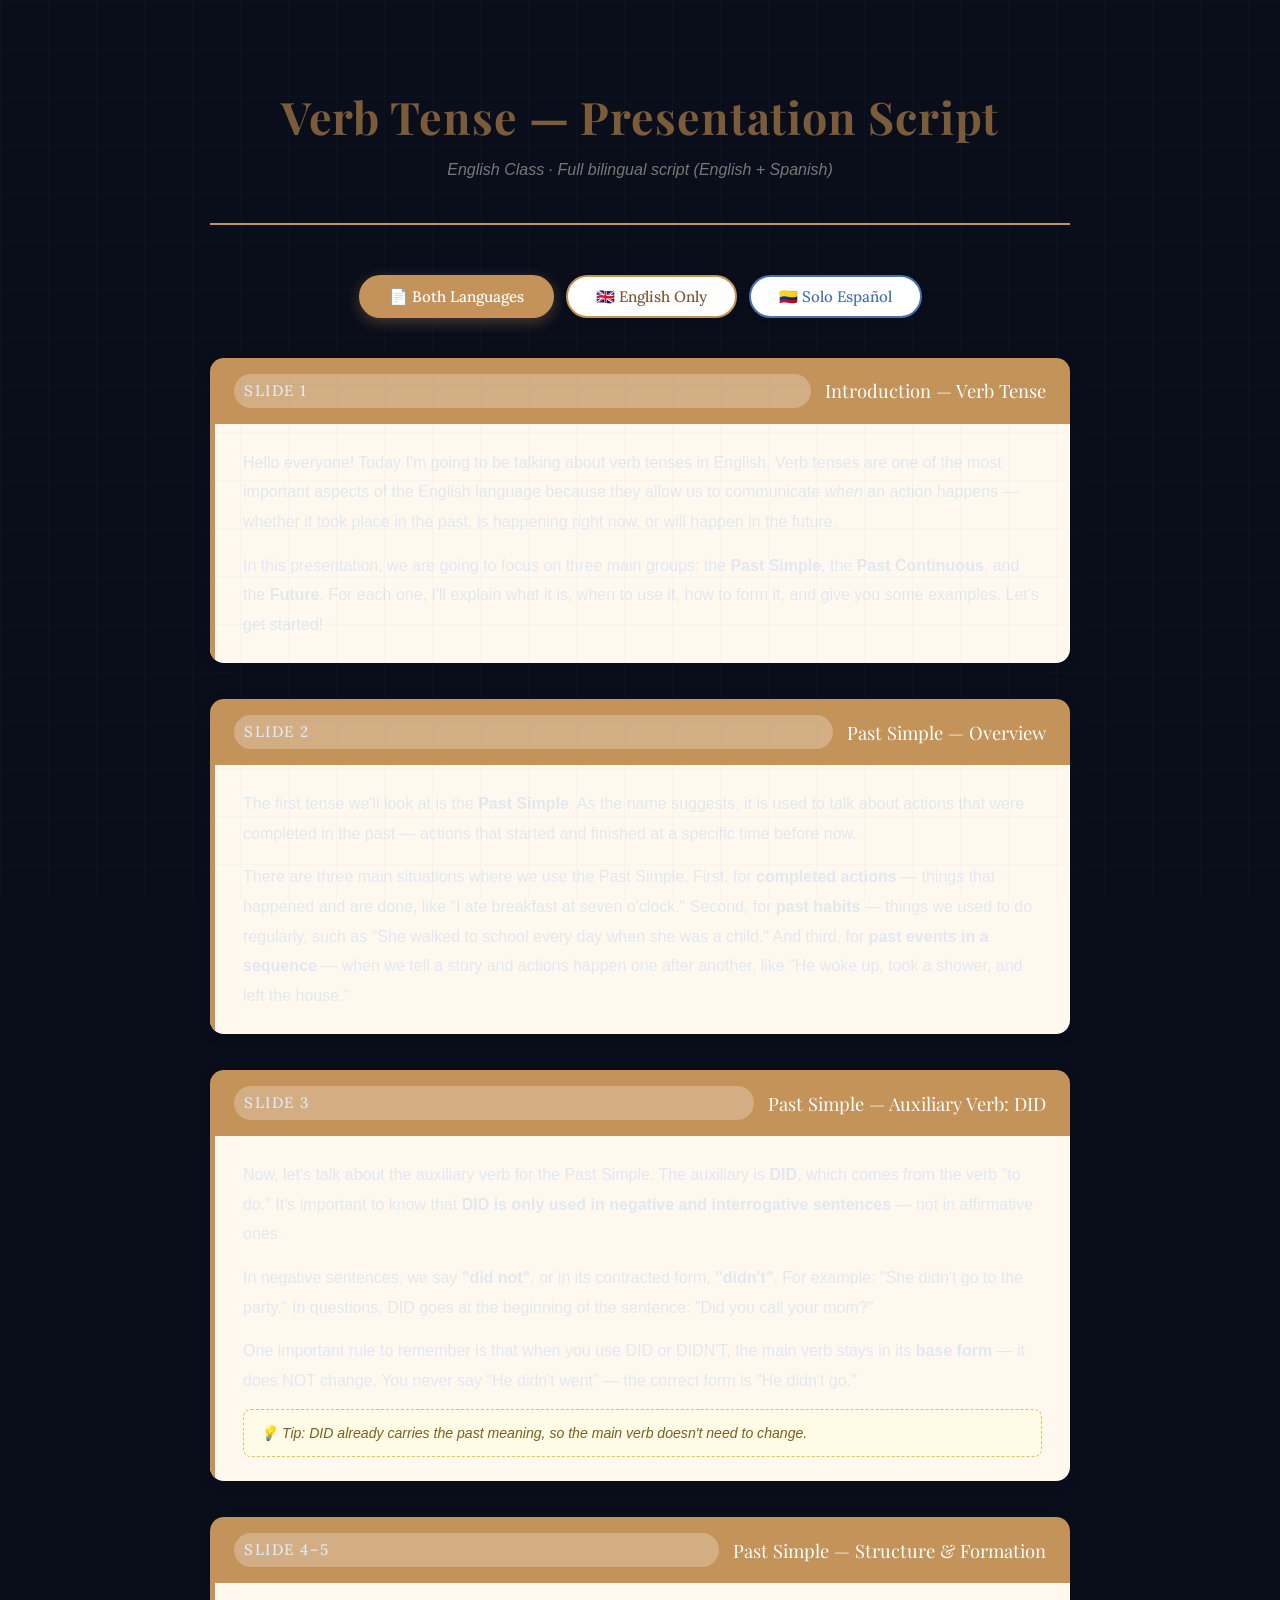
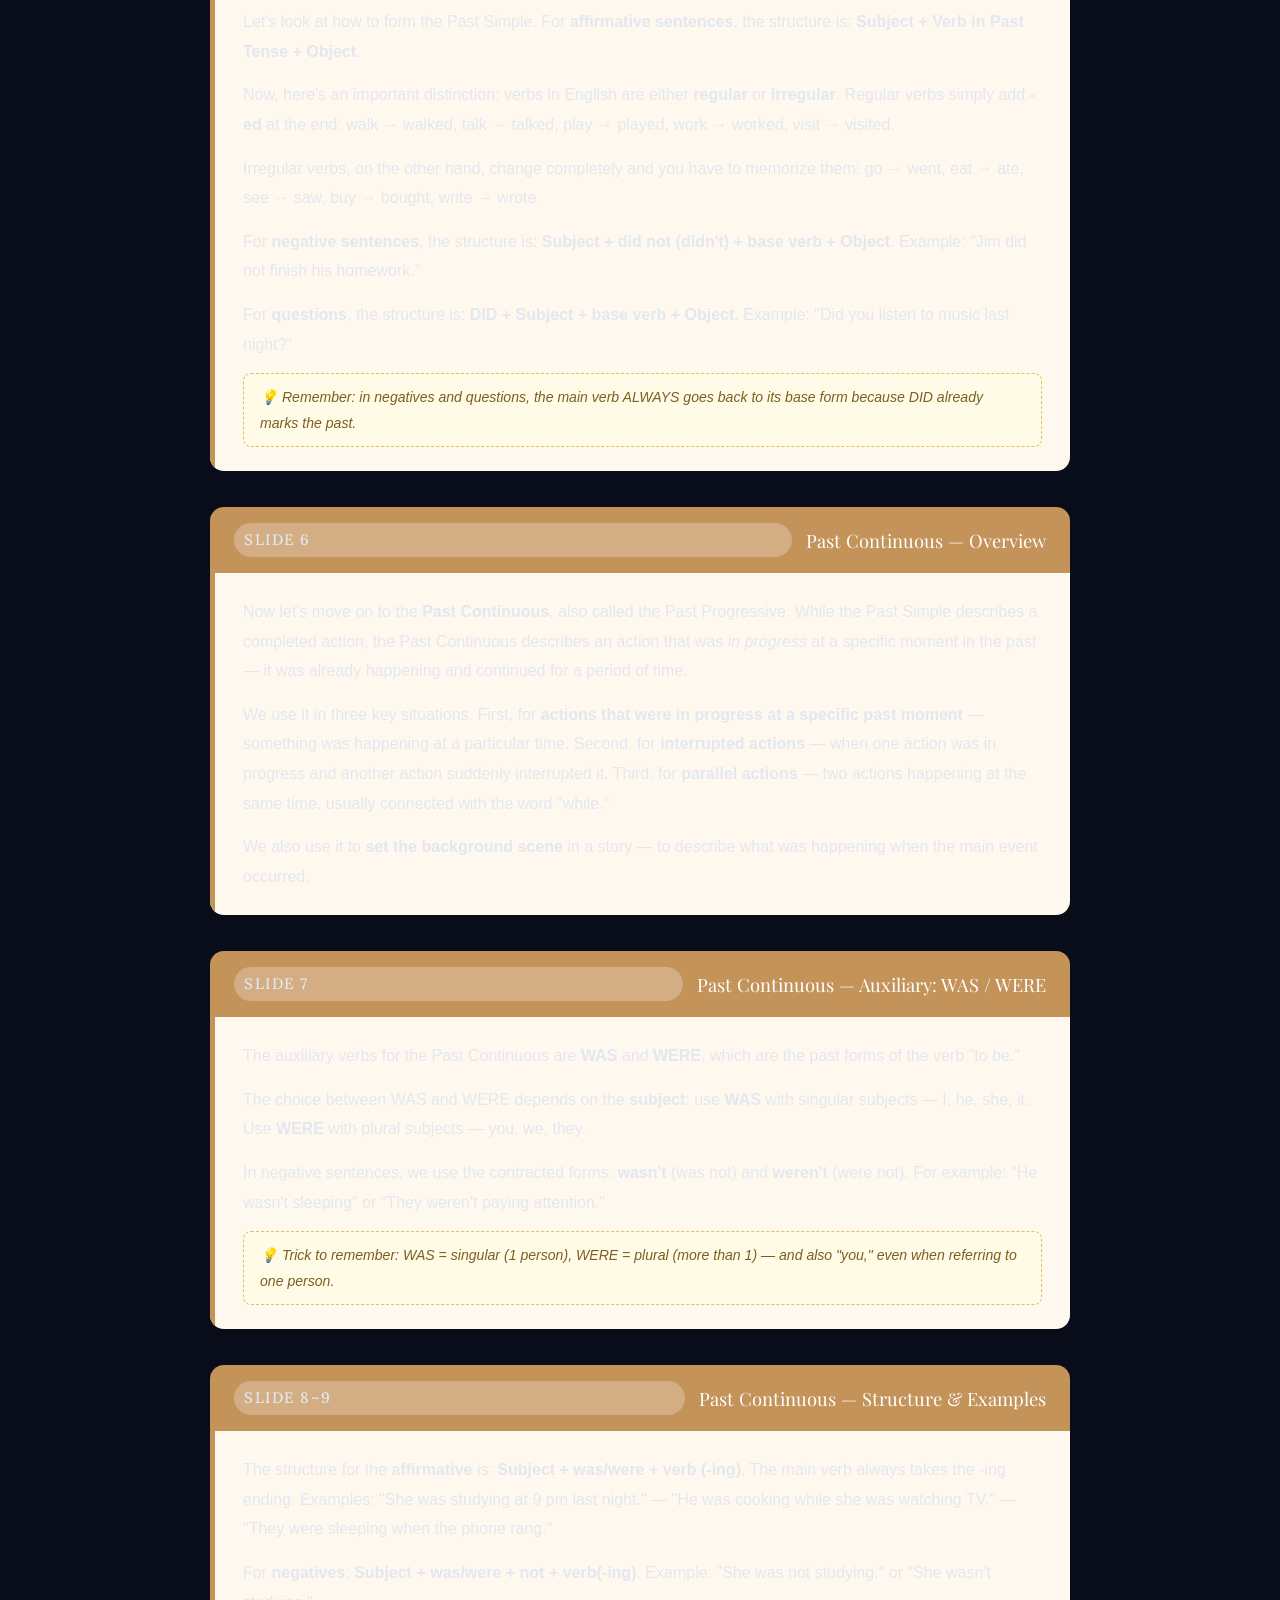
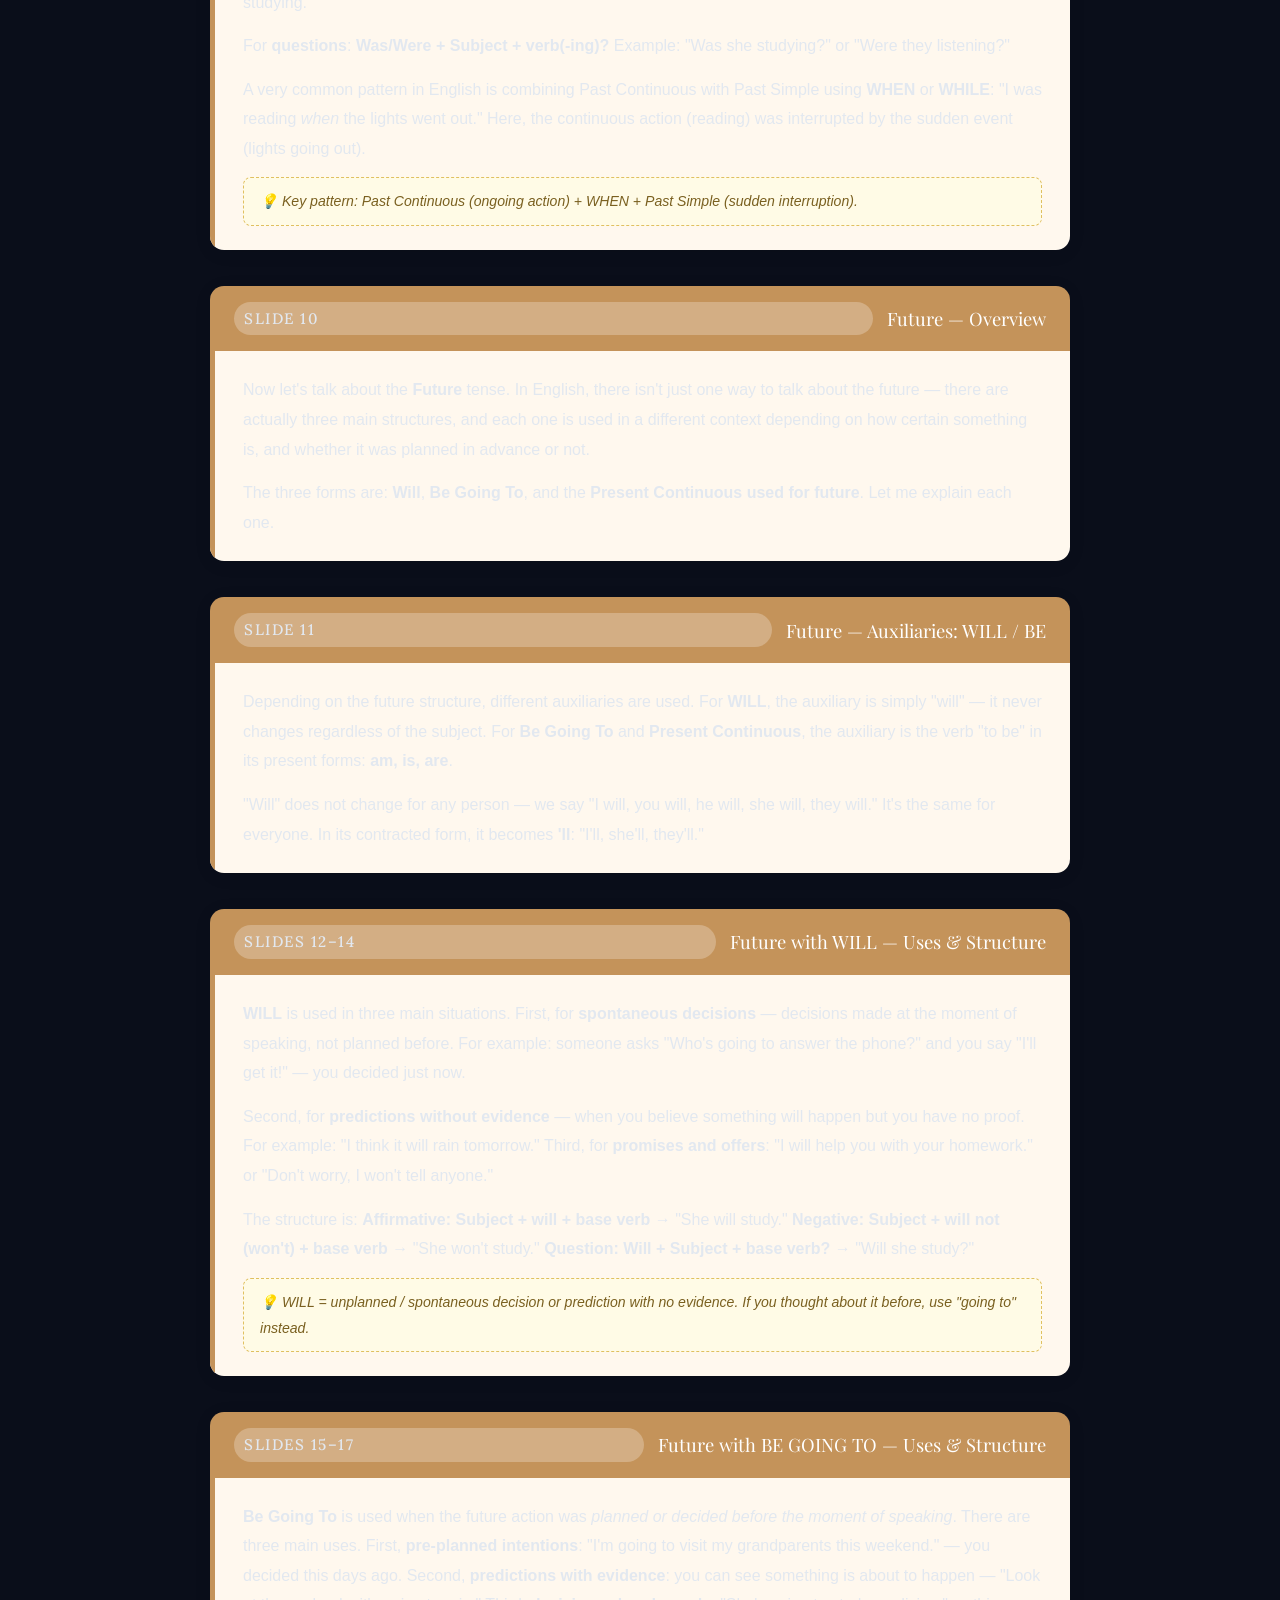
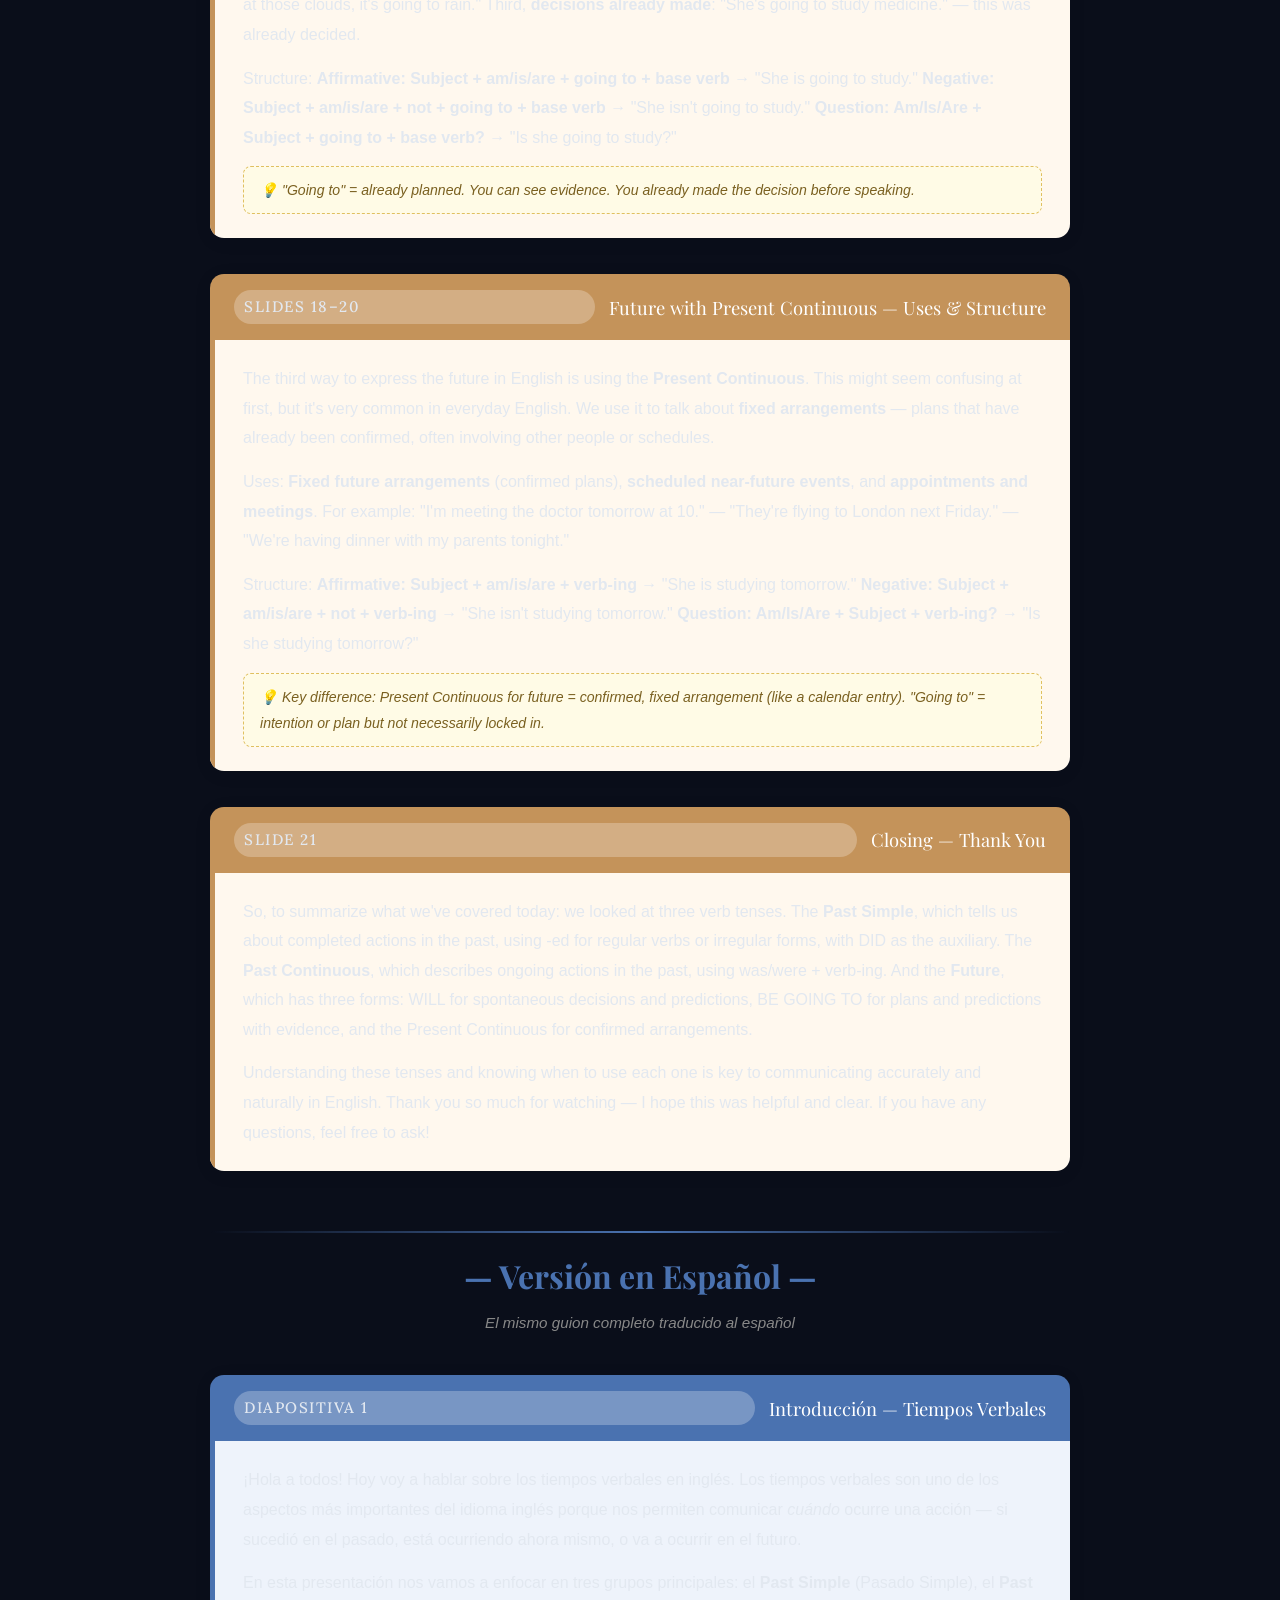
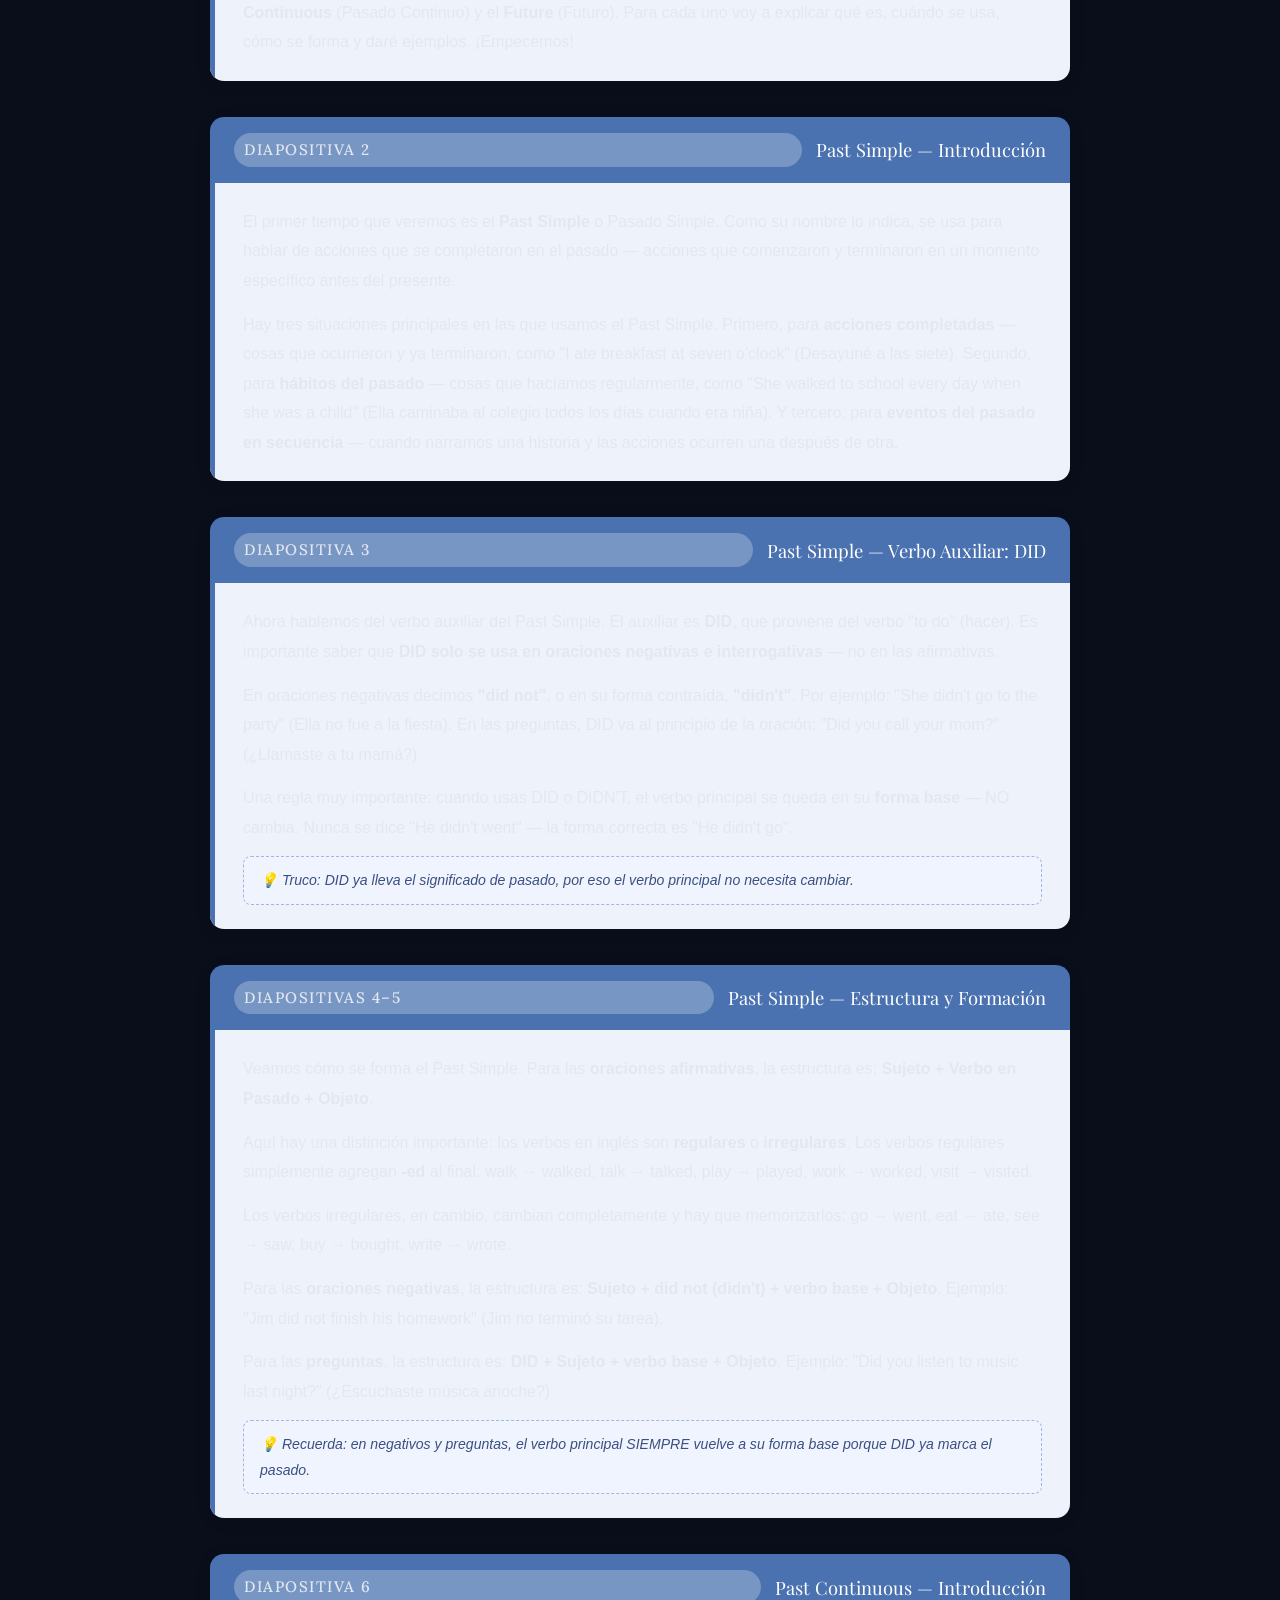
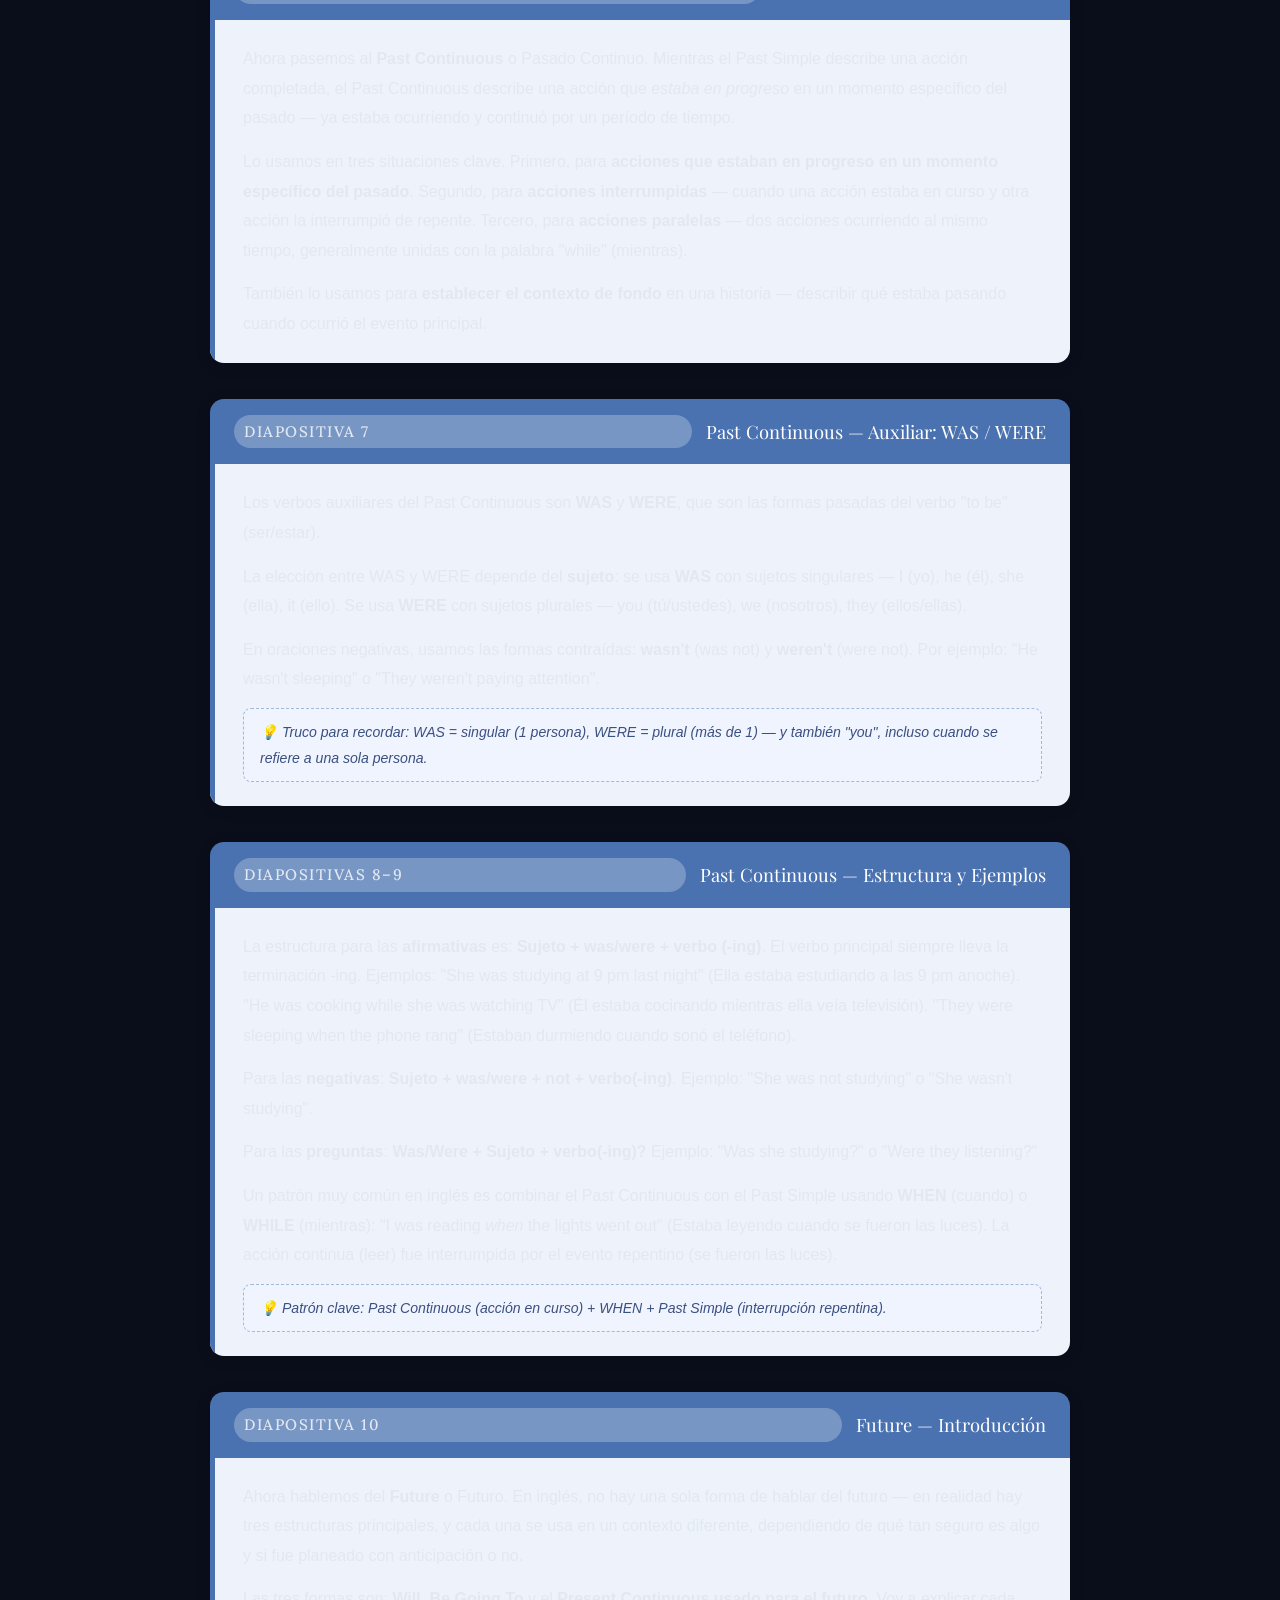
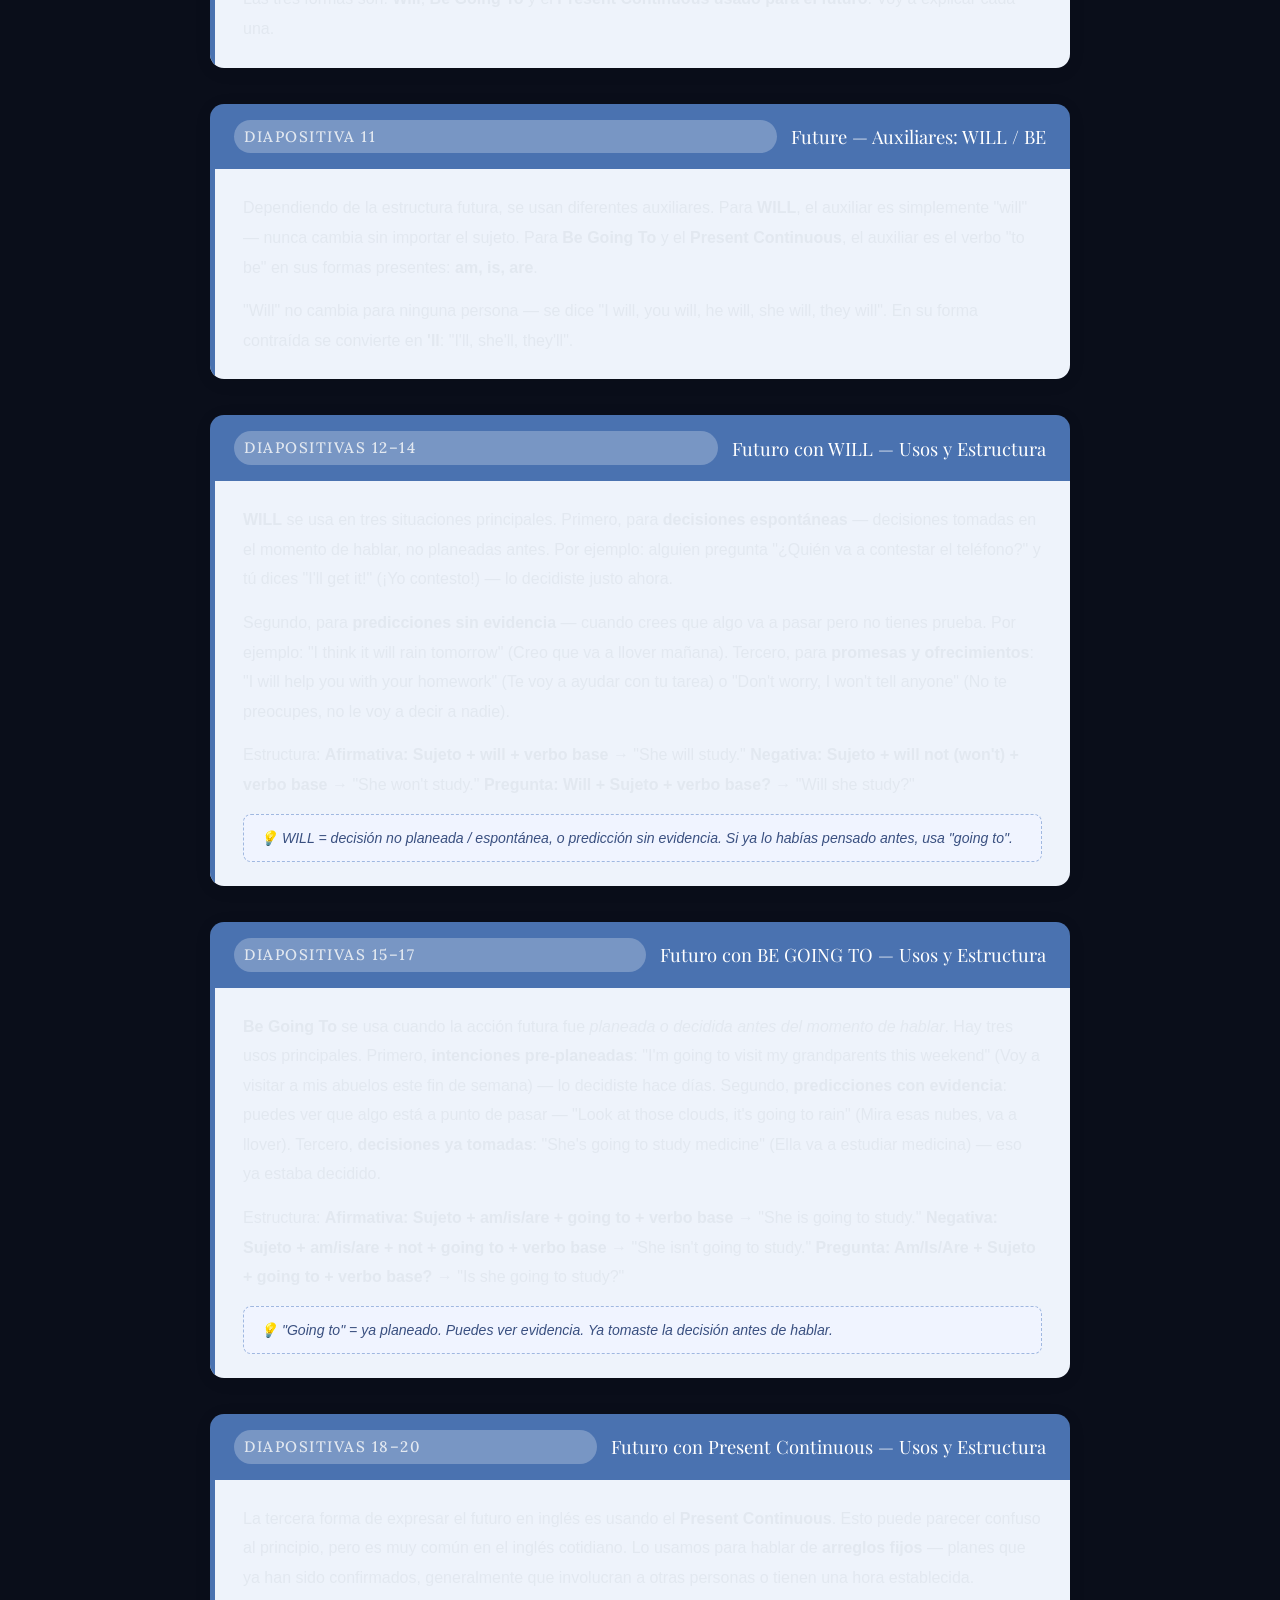
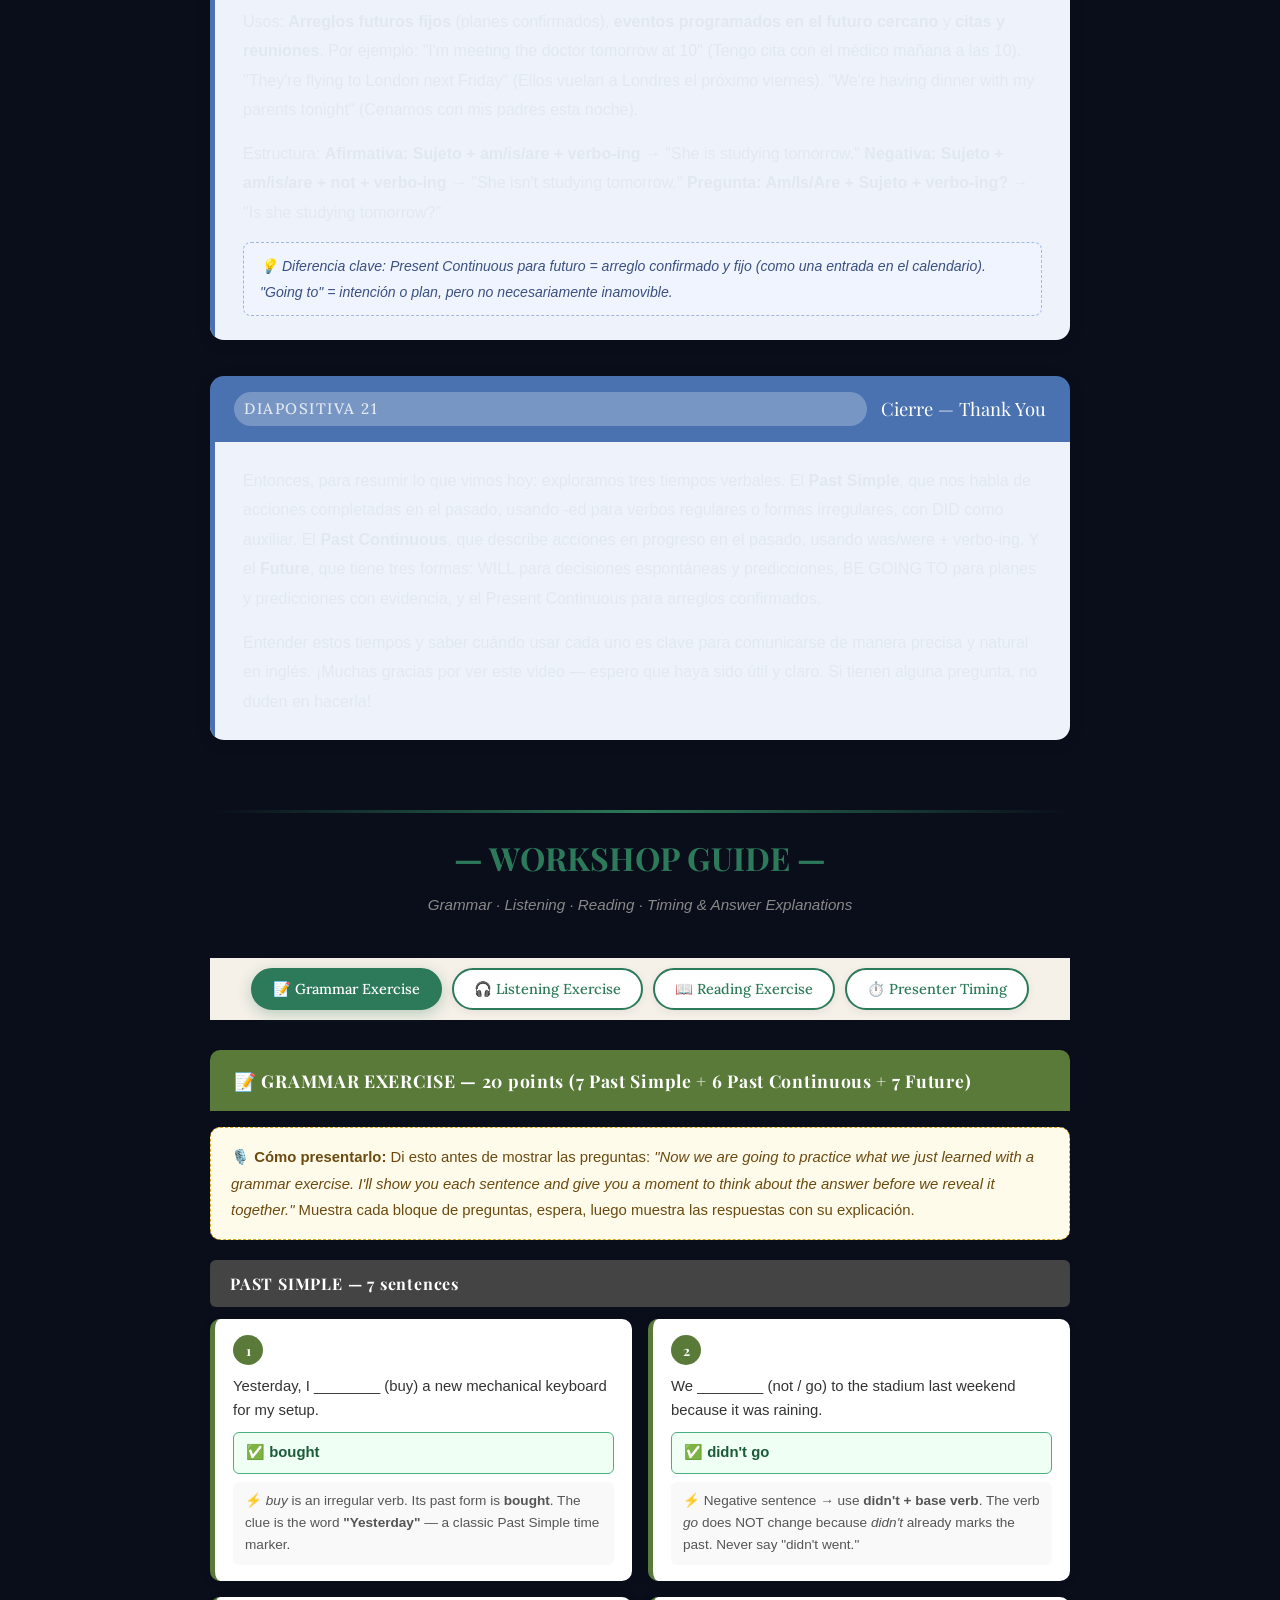
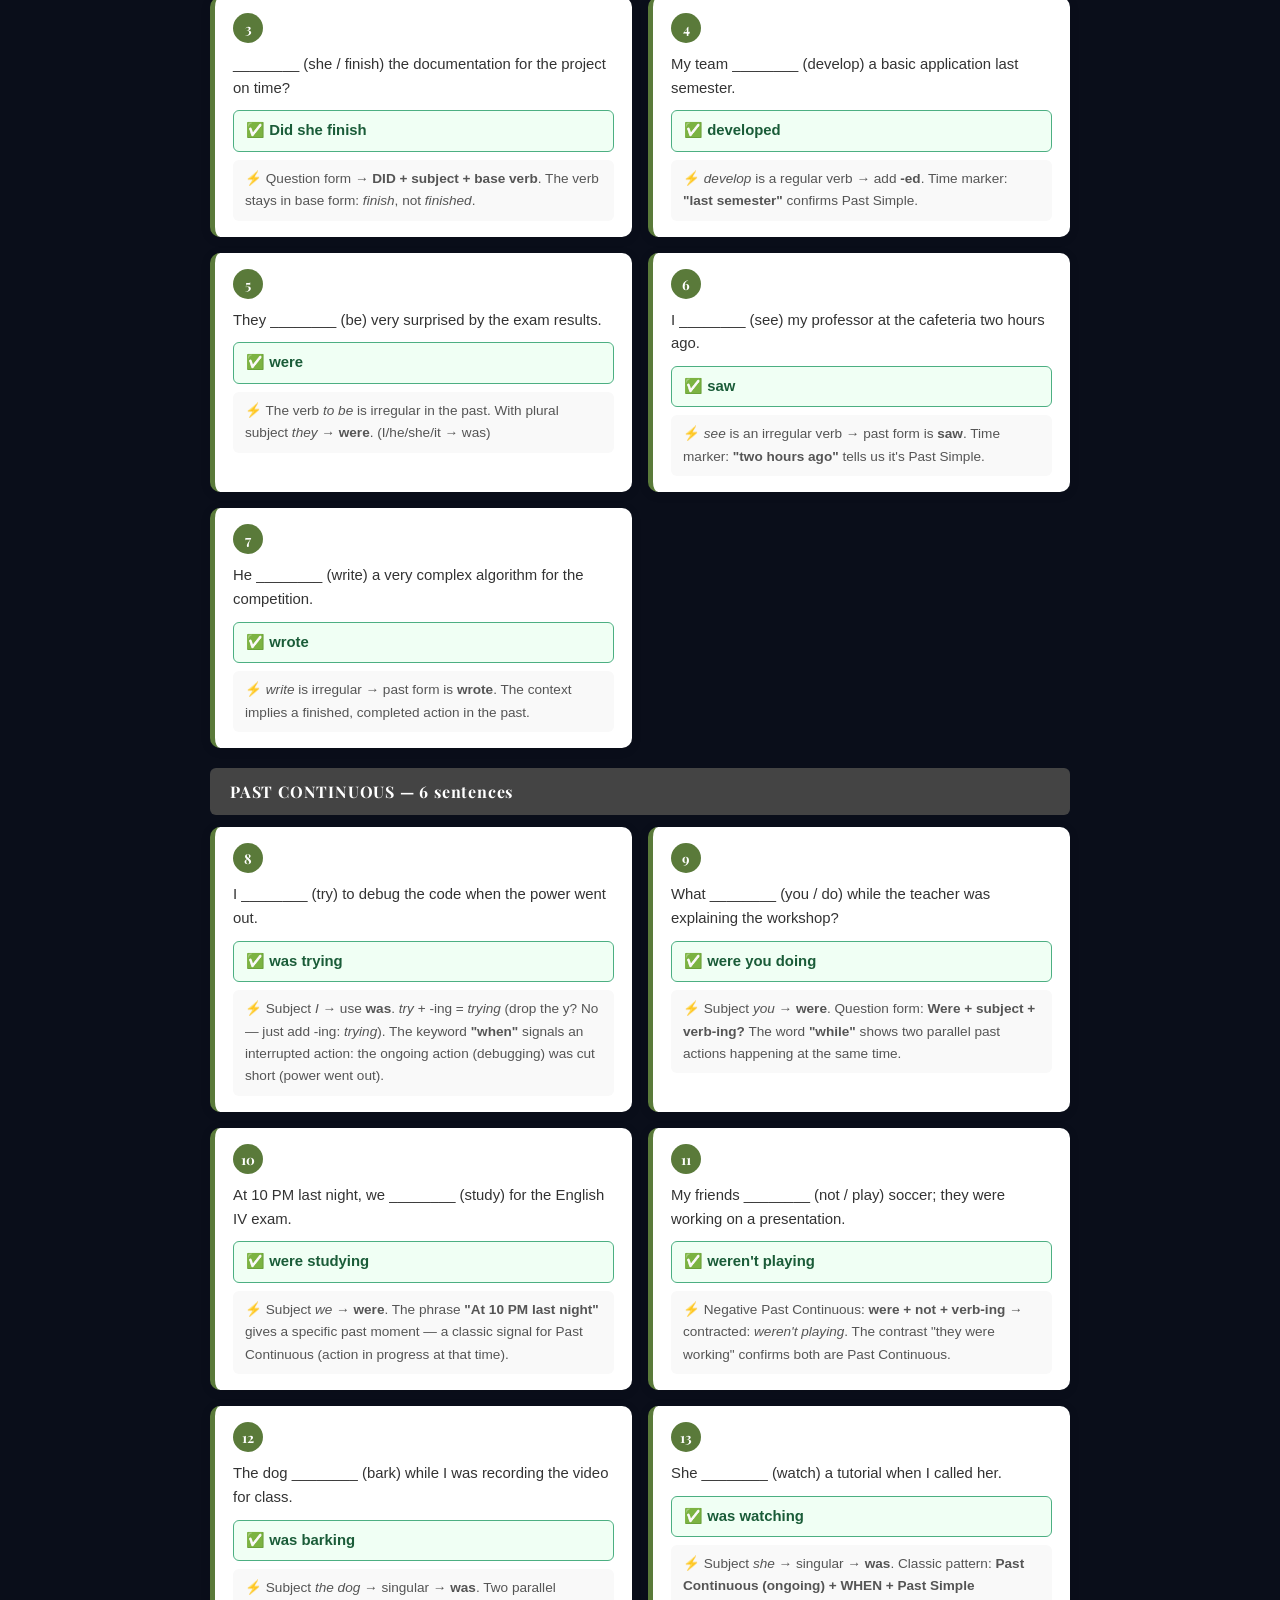
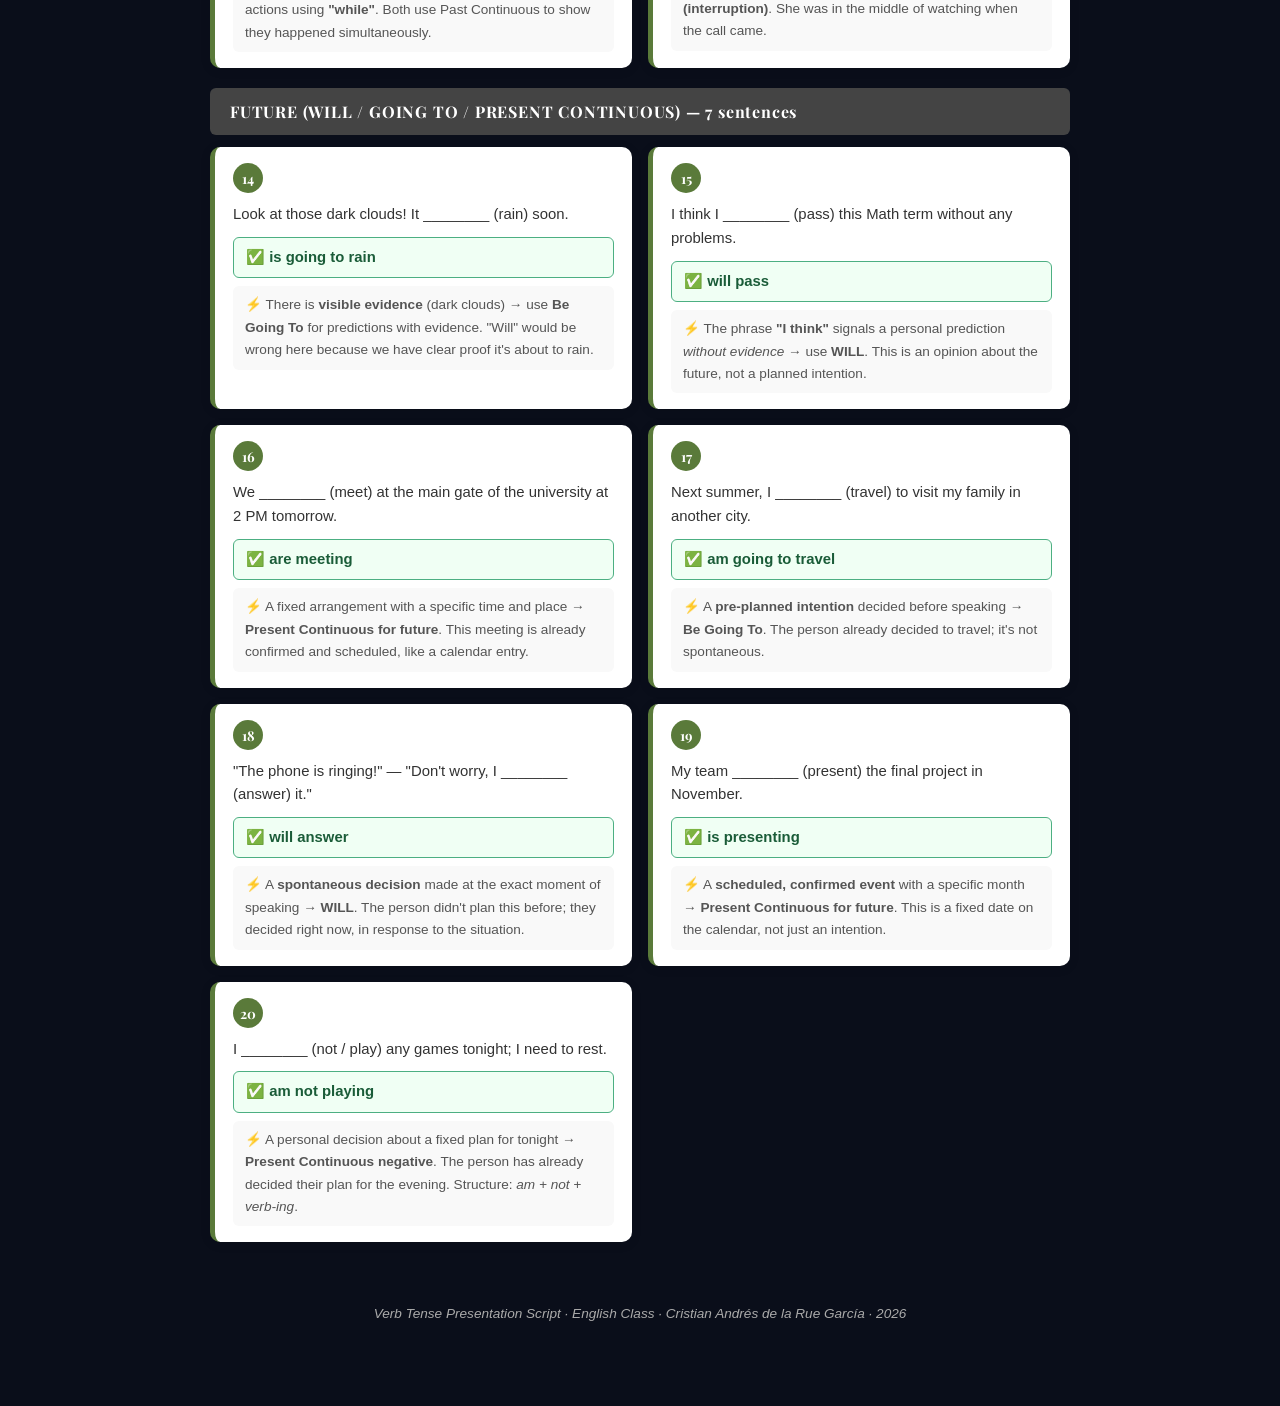
<file: guiones/Verb_Tense_Script.html>
<!DOCTYPE html>
<html lang="en">
<head>
<meta charset="UTF-8">
<meta name="viewport" content="width=device-width, initial-scale=1.0">
<title>Verb Tense – Presentation Script</title>
<link href="https://fonts.googleapis.com/css2?family=Playfair+Display:wght@600;700&family=Lora:ital,wght@0,400;0,500;1,400&display=swap" rel="stylesheet">
<link rel="stylesheet" href="styles_guiones.css">
</head>
<body>

<div class="container">
  <header>
    <h1>Verb Tense — Presentation Script</h1>
    <p>English Class · Full bilingual script (English + Spanish)</p>
  </header>

  <div class="lang-toggle">
    <button class="lang-btn en-btn active" onclick="showLang('all')">📄 Both Languages</button>
    <button class="lang-btn en-btn" onclick="showLang('en')">🇬🇧 English Only</button>
    <button class="lang-btn es-btn" onclick="showLang('es')">🇨🇴 Solo Español</button>
  </div>

  <!-- =================== ENGLISH VERSION =================== -->
  <div class="en-version">

    <!-- INTRO -->
    <div class="section">
      <div class="section-header en">
        <span class="slide-label">Slide 1</span>
        <span class="section-title">Introduction — Verb Tense</span>
      </div>
      <div class="section-body en">
        <p>Hello everyone! Today I'm going to be talking about verb tenses in English. Verb tenses are one of the most important aspects of the English language because they allow us to communicate <em>when</em> an action happens — whether it took place in the past, is happening right now, or will happen in the future.</p>
        <p>In this presentation, we are going to focus on three main groups: the <strong>Past Simple</strong>, the <strong>Past Continuous</strong>, and the <strong>Future</strong>. For each one, I'll explain what it is, when to use it, how to form it, and give you some examples. Let's get started!</p>
      </div>
    </div>

    <!-- PAST SIMPLE INTRO -->
    <div class="section">
      <div class="section-header en">
        <span class="slide-label">Slide 2</span>
        <span class="section-title">Past Simple — Overview</span>
      </div>
      <div class="section-body en">
        <p>The first tense we'll look at is the <strong>Past Simple</strong>. As the name suggests, it is used to talk about actions that were completed in the past — actions that started and finished at a specific time before now.</p>
        <p>There are three main situations where we use the Past Simple. First, for <strong>completed actions</strong> — things that happened and are done, like "I ate breakfast at seven o'clock." Second, for <strong>past habits</strong> — things we used to do regularly, such as "She walked to school every day when she was a child." And third, for <strong>past events in a sequence</strong> — when we tell a story and actions happen one after another, like "He woke up, took a shower, and left the house."</p>
      </div>
    </div>

    <!-- PAST SIMPLE AUXILIARY -->
    <div class="section">
      <div class="section-header en">
        <span class="slide-label">Slide 3</span>
        <span class="section-title">Past Simple — Auxiliary Verb: DID</span>
      </div>
      <div class="section-body en">
        <p>Now, let's talk about the auxiliary verb for the Past Simple. The auxiliary is <strong>DID</strong>, which comes from the verb "to do." It's important to know that <strong>DID is only used in negative and interrogative sentences</strong> — not in affirmative ones.</p>
        <p>In negative sentences, we say <strong>"did not"</strong>, or in its contracted form, <strong>"didn't"</strong>. For example: "She didn't go to the party." In questions, DID goes at the beginning of the sentence: "Did you call your mom?"</p>
        <p>One important rule to remember is that when you use DID or DIDN'T, the main verb stays in its <strong>base form</strong> — it does NOT change. You never say "He didn't went" — the correct form is "He didn't go."</p>
        <div class="tip">💡 Tip: DID already carries the past meaning, so the main verb doesn't need to change.</div>
      </div>
    </div>

    <!-- PAST SIMPLE STRUCTURE -->
    <div class="section">
      <div class="section-header en">
        <span class="slide-label">Slide 4–5</span>
        <span class="section-title">Past Simple — Structure & Formation</span>
      </div>
      <div class="section-body en">
        <p>Let's look at how to form the Past Simple. For <strong>affirmative sentences</strong>, the structure is: <strong>Subject + Verb in Past Tense + Object</strong>.</p>
        <p>Now, here's an important distinction: verbs in English are either <strong>regular</strong> or <strong>irregular</strong>. Regular verbs simply add <strong>-ed</strong> at the end: walk → walked, talk → talked, play → played, work → worked, visit → visited.</p>
        <p>Irregular verbs, on the other hand, change completely and you have to memorize them: go → went, eat → ate, see → saw, buy → bought, write → wrote.</p>
        <p>For <strong>negative sentences</strong>, the structure is: <strong>Subject + did not (didn't) + base verb + Object</strong>. Example: "Jim did not finish his homework."</p>
        <p>For <strong>questions</strong>, the structure is: <strong>DID + Subject + base verb + Object</strong>. Example: "Did you listen to music last night?"</p>
        <div class="tip">💡 Remember: in negatives and questions, the main verb ALWAYS goes back to its base form because DID already marks the past.</div>
      </div>
    </div>

    <!-- PAST CONTINUOUS INTRO -->
    <div class="section">
      <div class="section-header en">
        <span class="slide-label">Slide 6</span>
        <span class="section-title">Past Continuous — Overview</span>
      </div>
      <div class="section-body en">
        <p>Now let's move on to the <strong>Past Continuous</strong>, also called the Past Progressive. While the Past Simple describes a completed action, the Past Continuous describes an action that was <em>in progress</em> at a specific moment in the past — it was already happening and continued for a period of time.</p>
        <p>We use it in three key situations. First, for <strong>actions that were in progress at a specific past moment</strong> — something was happening at a particular time. Second, for <strong>interrupted actions</strong> — when one action was in progress and another action suddenly interrupted it. Third, for <strong>parallel actions</strong> — two actions happening at the same time, usually connected with the word "while."</p>
        <p>We also use it to <strong>set the background scene</strong> in a story — to describe what was happening when the main event occurred.</p>
      </div>
    </div>

    <!-- PAST CONTINUOUS AUXILIARY -->
    <div class="section">
      <div class="section-header en">
        <span class="slide-label">Slide 7</span>
        <span class="section-title">Past Continuous — Auxiliary: WAS / WERE</span>
      </div>
      <div class="section-body en">
        <p>The auxiliary verbs for the Past Continuous are <strong>WAS</strong> and <strong>WERE</strong>, which are the past forms of the verb "to be."</p>
        <p>The choice between WAS and WERE depends on the <strong>subject</strong>: use <strong>WAS</strong> with singular subjects — I, he, she, it. Use <strong>WERE</strong> with plural subjects — you, we, they.</p>
        <p>In negative sentences, we use the contracted forms: <strong>wasn't</strong> (was not) and <strong>weren't</strong> (were not). For example: "He wasn't sleeping" or "They weren't paying attention."</p>
        <div class="tip">💡 Trick to remember: WAS = singular (1 person), WERE = plural (more than 1) — and also "you," even when referring to one person.</div>
      </div>
    </div>

    <!-- PAST CONTINUOUS STRUCTURE -->
    <div class="section">
      <div class="section-header en">
        <span class="slide-label">Slide 8–9</span>
        <span class="section-title">Past Continuous — Structure & Examples</span>
      </div>
      <div class="section-body en">
        <p>The structure for the <strong>affirmative</strong> is: <strong>Subject + was/were + verb (-ing)</strong>. The main verb always takes the -ing ending. Examples: "She was studying at 9 pm last night." — "He was cooking while she was watching TV." — "They were sleeping when the phone rang."</p>
        <p>For <strong>negatives</strong>: <strong>Subject + was/were + not + verb(-ing)</strong>. Example: "She was not studying." or "She wasn't studying."</p>
        <p>For <strong>questions</strong>: <strong>Was/Were + Subject + verb(-ing)?</strong> Example: "Was she studying?" or "Were they listening?"</p>
        <p>A very common pattern in English is combining Past Continuous with Past Simple using <strong>WHEN</strong> or <strong>WHILE</strong>: "I was reading <em>when</em> the lights went out." Here, the continuous action (reading) was interrupted by the sudden event (lights going out).</p>
        <div class="tip">💡 Key pattern: Past Continuous (ongoing action) + WHEN + Past Simple (sudden interruption).</div>
      </div>
    </div>

    <!-- FUTURE INTRO -->
    <div class="section">
      <div class="section-header en">
        <span class="slide-label">Slide 10</span>
        <span class="section-title">Future — Overview</span>
      </div>
      <div class="section-body en">
        <p>Now let's talk about the <strong>Future</strong> tense. In English, there isn't just one way to talk about the future — there are actually three main structures, and each one is used in a different context depending on how certain something is, and whether it was planned in advance or not.</p>
        <p>The three forms are: <strong>Will</strong>, <strong>Be Going To</strong>, and the <strong>Present Continuous used for future</strong>. Let me explain each one.</p>
      </div>
    </div>

    <!-- FUTURE AUXILIARY -->
    <div class="section">
      <div class="section-header en">
        <span class="slide-label">Slide 11</span>
        <span class="section-title">Future — Auxiliaries: WILL / BE</span>
      </div>
      <div class="section-body en">
        <p>Depending on the future structure, different auxiliaries are used. For <strong>WILL</strong>, the auxiliary is simply "will" — it never changes regardless of the subject. For <strong>Be Going To</strong> and <strong>Present Continuous</strong>, the auxiliary is the verb "to be" in its present forms: <strong>am, is, are</strong>.</p>
        <p>"Will" does not change for any person — we say "I will, you will, he will, she will, they will." It's the same for everyone. In its contracted form, it becomes <strong>'ll</strong>: "I'll, she'll, they'll."</p>
      </div>
    </div>

    <!-- WILL -->
    <div class="section">
      <div class="section-header en">
        <span class="slide-label">Slides 12–14</span>
        <span class="section-title">Future with WILL — Uses & Structure</span>
      </div>
      <div class="section-body en">
        <p><strong>WILL</strong> is used in three main situations. First, for <strong>spontaneous decisions</strong> — decisions made at the moment of speaking, not planned before. For example: someone asks "Who's going to answer the phone?" and you say "I'll get it!" — you decided just now.</p>
        <p>Second, for <strong>predictions without evidence</strong> — when you believe something will happen but you have no proof. For example: "I think it will rain tomorrow." Third, for <strong>promises and offers</strong>: "I will help you with your homework." or "Don't worry, I won't tell anyone."</p>
        <p>The structure is: <strong>Affirmative: Subject + will + base verb</strong> → "She will study." <strong>Negative: Subject + will not (won't) + base verb</strong> → "She won't study." <strong>Question: Will + Subject + base verb?</strong> → "Will she study?"</p>
        <div class="tip">💡 WILL = unplanned / spontaneous decision or prediction with no evidence. If you thought about it before, use "going to" instead.</div>
      </div>
    </div>

    <!-- BE GOING TO -->
    <div class="section">
      <div class="section-header en">
        <span class="slide-label">Slides 15–17</span>
        <span class="section-title">Future with BE GOING TO — Uses & Structure</span>
      </div>
      <div class="section-body en">
        <p><strong>Be Going To</strong> is used when the future action was <em>planned or decided before the moment of speaking</em>. There are three main uses. First, <strong>pre-planned intentions</strong>: "I'm going to visit my grandparents this weekend." — you decided this days ago. Second, <strong>predictions with evidence</strong>: you can see something is about to happen — "Look at those clouds, it's going to rain." Third, <strong>decisions already made</strong>: "She's going to study medicine." — this was already decided.</p>
        <p>Structure: <strong>Affirmative: Subject + am/is/are + going to + base verb</strong> → "She is going to study." <strong>Negative: Subject + am/is/are + not + going to + base verb</strong> → "She isn't going to study." <strong>Question: Am/Is/Are + Subject + going to + base verb?</strong> → "Is she going to study?"</p>
        <div class="tip">💡 "Going to" = already planned. You can see evidence. You already made the decision before speaking.</div>
      </div>
    </div>

    <!-- PRESENT CONTINUOUS FOR FUTURE -->
    <div class="section">
      <div class="section-header en">
        <span class="slide-label">Slides 18–20</span>
        <span class="section-title">Future with Present Continuous — Uses & Structure</span>
      </div>
      <div class="section-body en">
        <p>The third way to express the future in English is using the <strong>Present Continuous</strong>. This might seem confusing at first, but it's very common in everyday English. We use it to talk about <strong>fixed arrangements</strong> — plans that have already been confirmed, often involving other people or schedules.</p>
        <p>Uses: <strong>Fixed future arrangements</strong> (confirmed plans), <strong>scheduled near-future events</strong>, and <strong>appointments and meetings</strong>. For example: "I'm meeting the doctor tomorrow at 10." — "They're flying to London next Friday." — "We're having dinner with my parents tonight."</p>
        <p>Structure: <strong>Affirmative: Subject + am/is/are + verb-ing</strong> → "She is studying tomorrow." <strong>Negative: Subject + am/is/are + not + verb-ing</strong> → "She isn't studying tomorrow." <strong>Question: Am/Is/Are + Subject + verb-ing?</strong> → "Is she studying tomorrow?"</p>
        <div class="tip">💡 Key difference: Present Continuous for future = confirmed, fixed arrangement (like a calendar entry). "Going to" = intention or plan but not necessarily locked in.</div>
      </div>
    </div>

    <!-- CLOSING -->
    <div class="section">
      <div class="section-header en">
        <span class="slide-label">Slide 21</span>
        <span class="section-title">Closing — Thank You</span>
      </div>
      <div class="section-body en">
        <p>So, to summarize what we've covered today: we looked at three verb tenses. The <strong>Past Simple</strong>, which tells us about completed actions in the past, using -ed for regular verbs or irregular forms, with DID as the auxiliary. The <strong>Past Continuous</strong>, which describes ongoing actions in the past, using was/were + verb-ing. And the <strong>Future</strong>, which has three forms: WILL for spontaneous decisions and predictions, BE GOING TO for plans and predictions with evidence, and the Present Continuous for confirmed arrangements.</p>
        <p>Understanding these tenses and knowing when to use each one is key to communicating accurately and naturally in English. Thank you so much for watching — I hope this was helpful and clear. If you have any questions, feel free to ask!</p>
      </div>
    </div>

  </div><!-- end en-version -->

  <!-- DIVIDER -->
  <div class="lang-divider">
    <h2>— Versión en Español —</h2>
    <p>El mismo guion completo traducido al español</p>
  </div>

  <!-- =================== SPANISH VERSION =================== -->
  <div class="es-version">

    <div class="section">
      <div class="section-header es">
        <span class="slide-label">Diapositiva 1</span>
        <span class="section-title">Introducción — Tiempos Verbales</span>
      </div>
      <div class="section-body es">
        <p>¡Hola a todos! Hoy voy a hablar sobre los tiempos verbales en inglés. Los tiempos verbales son uno de los aspectos más importantes del idioma inglés porque nos permiten comunicar <em>cuándo</em> ocurre una acción — si sucedió en el pasado, está ocurriendo ahora mismo, o va a ocurrir en el futuro.</p>
        <p>En esta presentación nos vamos a enfocar en tres grupos principales: el <strong>Past Simple</strong> (Pasado Simple), el <strong>Past Continuous</strong> (Pasado Continuo) y el <strong>Future</strong> (Futuro). Para cada uno voy a explicar qué es, cuándo se usa, cómo se forma y daré ejemplos. ¡Empecemos!</p>
      </div>
    </div>

    <div class="section">
      <div class="section-header es">
        <span class="slide-label">Diapositiva 2</span>
        <span class="section-title">Past Simple — Introducción</span>
      </div>
      <div class="section-body es">
        <p>El primer tiempo que veremos es el <strong>Past Simple</strong> o Pasado Simple. Como su nombre lo indica, se usa para hablar de acciones que se completaron en el pasado — acciones que comenzaron y terminaron en un momento específico antes del presente.</p>
        <p>Hay tres situaciones principales en las que usamos el Past Simple. Primero, para <strong>acciones completadas</strong> — cosas que ocurrieron y ya terminaron, como "I ate breakfast at seven o'clock" (Desayuné a las siete). Segundo, para <strong>hábitos del pasado</strong> — cosas que hacíamos regularmente, como "She walked to school every day when she was a child" (Ella caminaba al colegio todos los días cuando era niña). Y tercero, para <strong>eventos del pasado en secuencia</strong> — cuando narramos una historia y las acciones ocurren una después de otra.</p>
      </div>
    </div>

    <div class="section">
      <div class="section-header es">
        <span class="slide-label">Diapositiva 3</span>
        <span class="section-title">Past Simple — Verbo Auxiliar: DID</span>
      </div>
      <div class="section-body es">
        <p>Ahora hablemos del verbo auxiliar del Past Simple. El auxiliar es <strong>DID</strong>, que proviene del verbo "to do" (hacer). Es importante saber que <strong>DID solo se usa en oraciones negativas e interrogativas</strong> — no en las afirmativas.</p>
        <p>En oraciones negativas decimos <strong>"did not"</strong>, o en su forma contraída, <strong>"didn't"</strong>. Por ejemplo: "She didn't go to the party" (Ella no fue a la fiesta). En las preguntas, DID va al principio de la oración: "Did you call your mom?" (¿Llamaste a tu mamá?)</p>
        <p>Una regla muy importante: cuando usas DID o DIDN'T, el verbo principal se queda en su <strong>forma base</strong> — NO cambia. Nunca se dice "He didn't went" — la forma correcta es "He didn't go".</p>
        <div class="tip es">💡 Truco: DID ya lleva el significado de pasado, por eso el verbo principal no necesita cambiar.</div>
      </div>
    </div>

    <div class="section">
      <div class="section-header es">
        <span class="slide-label">Diapositivas 4–5</span>
        <span class="section-title">Past Simple — Estructura y Formación</span>
      </div>
      <div class="section-body es">
        <p>Veamos cómo se forma el Past Simple. Para las <strong>oraciones afirmativas</strong>, la estructura es: <strong>Sujeto + Verbo en Pasado + Objeto</strong>.</p>
        <p>Aquí hay una distinción importante: los verbos en inglés son <strong>regulares</strong> o <strong>irregulares</strong>. Los verbos regulares simplemente agregan <strong>-ed</strong> al final: walk → walked, talk → talked, play → played, work → worked, visit → visited.</p>
        <p>Los verbos irregulares, en cambio, cambian completamente y hay que memorizarlos: go → went, eat → ate, see → saw, buy → bought, write → wrote.</p>
        <p>Para las <strong>oraciones negativas</strong>, la estructura es: <strong>Sujeto + did not (didn't) + verbo base + Objeto</strong>. Ejemplo: "Jim did not finish his homework" (Jim no terminó su tarea).</p>
        <p>Para las <strong>preguntas</strong>, la estructura es: <strong>DID + Sujeto + verbo base + Objeto</strong>. Ejemplo: "Did you listen to music last night?" (¿Escuchaste música anoche?)</p>
        <div class="tip es">💡 Recuerda: en negativos y preguntas, el verbo principal SIEMPRE vuelve a su forma base porque DID ya marca el pasado.</div>
      </div>
    </div>

    <div class="section">
      <div class="section-header es">
        <span class="slide-label">Diapositiva 6</span>
        <span class="section-title">Past Continuous — Introducción</span>
      </div>
      <div class="section-body es">
        <p>Ahora pasemos al <strong>Past Continuous</strong> o Pasado Continuo. Mientras el Past Simple describe una acción completada, el Past Continuous describe una acción que <em>estaba en progreso</em> en un momento específico del pasado — ya estaba ocurriendo y continuó por un período de tiempo.</p>
        <p>Lo usamos en tres situaciones clave. Primero, para <strong>acciones que estaban en progreso en un momento específico del pasado</strong>. Segundo, para <strong>acciones interrumpidas</strong> — cuando una acción estaba en curso y otra acción la interrumpió de repente. Tercero, para <strong>acciones paralelas</strong> — dos acciones ocurriendo al mismo tiempo, generalmente unidas con la palabra "while" (mientras).</p>
        <p>También lo usamos para <strong>establecer el contexto de fondo</strong> en una historia — describir qué estaba pasando cuando ocurrió el evento principal.</p>
      </div>
    </div>

    <div class="section">
      <div class="section-header es">
        <span class="slide-label">Diapositiva 7</span>
        <span class="section-title">Past Continuous — Auxiliar: WAS / WERE</span>
      </div>
      <div class="section-body es">
        <p>Los verbos auxiliares del Past Continuous son <strong>WAS</strong> y <strong>WERE</strong>, que son las formas pasadas del verbo "to be" (ser/estar).</p>
        <p>La elección entre WAS y WERE depende del <strong>sujeto</strong>: se usa <strong>WAS</strong> con sujetos singulares — I (yo), he (él), she (ella), it (ello). Se usa <strong>WERE</strong> con sujetos plurales — you (tú/ustedes), we (nosotros), they (ellos/ellas).</p>
        <p>En oraciones negativas, usamos las formas contraídas: <strong>wasn't</strong> (was not) y <strong>weren't</strong> (were not). Por ejemplo: "He wasn't sleeping" o "They weren't paying attention".</p>
        <div class="tip es">💡 Truco para recordar: WAS = singular (1 persona), WERE = plural (más de 1) — y también "you", incluso cuando se refiere a una sola persona.</div>
      </div>
    </div>

    <div class="section">
      <div class="section-header es">
        <span class="slide-label">Diapositivas 8–9</span>
        <span class="section-title">Past Continuous — Estructura y Ejemplos</span>
      </div>
      <div class="section-body es">
        <p>La estructura para las <strong>afirmativas</strong> es: <strong>Sujeto + was/were + verbo (-ing)</strong>. El verbo principal siempre lleva la terminación -ing. Ejemplos: "She was studying at 9 pm last night" (Ella estaba estudiando a las 9 pm anoche). "He was cooking while she was watching TV" (Él estaba cocinando mientras ella veía televisión). "They were sleeping when the phone rang" (Estaban durmiendo cuando sonó el teléfono).</p>
        <p>Para las <strong>negativas</strong>: <strong>Sujeto + was/were + not + verbo(-ing)</strong>. Ejemplo: "She was not studying" o "She wasn't studying".</p>
        <p>Para las <strong>preguntas</strong>: <strong>Was/Were + Sujeto + verbo(-ing)?</strong> Ejemplo: "Was she studying?" o "Were they listening?"</p>
        <p>Un patrón muy común en inglés es combinar el Past Continuous con el Past Simple usando <strong>WHEN</strong> (cuando) o <strong>WHILE</strong> (mientras): "I was reading <em>when</em> the lights went out" (Estaba leyendo cuando se fueron las luces). La acción continua (leer) fue interrumpida por el evento repentino (se fueron las luces).</p>
        <div class="tip es">💡 Patrón clave: Past Continuous (acción en curso) + WHEN + Past Simple (interrupción repentina).</div>
      </div>
    </div>

    <div class="section">
      <div class="section-header es">
        <span class="slide-label">Diapositiva 10</span>
        <span class="section-title">Future — Introducción</span>
      </div>
      <div class="section-body es">
        <p>Ahora hablemos del <strong>Future</strong> o Futuro. En inglés, no hay una sola forma de hablar del futuro — en realidad hay tres estructuras principales, y cada una se usa en un contexto diferente, dependiendo de qué tan seguro es algo y si fue planeado con anticipación o no.</p>
        <p>Las tres formas son: <strong>Will</strong>, <strong>Be Going To</strong> y el <strong>Present Continuous usado para el futuro</strong>. Voy a explicar cada una.</p>
      </div>
    </div>

    <div class="section">
      <div class="section-header es">
        <span class="slide-label">Diapositiva 11</span>
        <span class="section-title">Future — Auxiliares: WILL / BE</span>
      </div>
      <div class="section-body es">
        <p>Dependiendo de la estructura futura, se usan diferentes auxiliares. Para <strong>WILL</strong>, el auxiliar es simplemente "will" — nunca cambia sin importar el sujeto. Para <strong>Be Going To</strong> y el <strong>Present Continuous</strong>, el auxiliar es el verbo "to be" en sus formas presentes: <strong>am, is, are</strong>.</p>
        <p>"Will" no cambia para ninguna persona — se dice "I will, you will, he will, she will, they will". En su forma contraída se convierte en <strong>'ll</strong>: "I'll, she'll, they'll".</p>
      </div>
    </div>

    <div class="section">
      <div class="section-header es">
        <span class="slide-label">Diapositivas 12–14</span>
        <span class="section-title">Futuro con WILL — Usos y Estructura</span>
      </div>
      <div class="section-body es">
        <p><strong>WILL</strong> se usa en tres situaciones principales. Primero, para <strong>decisiones espontáneas</strong> — decisiones tomadas en el momento de hablar, no planeadas antes. Por ejemplo: alguien pregunta "¿Quién va a contestar el teléfono?" y tú dices "I'll get it!" (¡Yo contesto!) — lo decidiste justo ahora.</p>
        <p>Segundo, para <strong>predicciones sin evidencia</strong> — cuando crees que algo va a pasar pero no tienes prueba. Por ejemplo: "I think it will rain tomorrow" (Creo que va a llover mañana). Tercero, para <strong>promesas y ofrecimientos</strong>: "I will help you with your homework" (Te voy a ayudar con tu tarea) o "Don't worry, I won't tell anyone" (No te preocupes, no le voy a decir a nadie).</p>
        <p>Estructura: <strong>Afirmativa: Sujeto + will + verbo base</strong> → "She will study." <strong>Negativa: Sujeto + will not (won't) + verbo base</strong> → "She won't study." <strong>Pregunta: Will + Sujeto + verbo base?</strong> → "Will she study?"</p>
        <div class="tip es">💡 WILL = decisión no planeada / espontánea, o predicción sin evidencia. Si ya lo habías pensado antes, usa "going to".</div>
      </div>
    </div>

    <div class="section">
      <div class="section-header es">
        <span class="slide-label">Diapositivas 15–17</span>
        <span class="section-title">Futuro con BE GOING TO — Usos y Estructura</span>
      </div>
      <div class="section-body es">
        <p><strong>Be Going To</strong> se usa cuando la acción futura fue <em>planeada o decidida antes del momento de hablar</em>. Hay tres usos principales. Primero, <strong>intenciones pre-planeadas</strong>: "I'm going to visit my grandparents this weekend" (Voy a visitar a mis abuelos este fin de semana) — lo decidiste hace días. Segundo, <strong>predicciones con evidencia</strong>: puedes ver que algo está a punto de pasar — "Look at those clouds, it's going to rain" (Mira esas nubes, va a llover). Tercero, <strong>decisiones ya tomadas</strong>: "She's going to study medicine" (Ella va a estudiar medicina) — eso ya estaba decidido.</p>
        <p>Estructura: <strong>Afirmativa: Sujeto + am/is/are + going to + verbo base</strong> → "She is going to study." <strong>Negativa: Sujeto + am/is/are + not + going to + verbo base</strong> → "She isn't going to study." <strong>Pregunta: Am/Is/Are + Sujeto + going to + verbo base?</strong> → "Is she going to study?"</p>
        <div class="tip es">💡 "Going to" = ya planeado. Puedes ver evidencia. Ya tomaste la decisión antes de hablar.</div>
      </div>
    </div>

    <div class="section">
      <div class="section-header es">
        <span class="slide-label">Diapositivas 18–20</span>
        <span class="section-title">Futuro con Present Continuous — Usos y Estructura</span>
      </div>
      <div class="section-body es">
        <p>La tercera forma de expresar el futuro en inglés es usando el <strong>Present Continuous</strong>. Esto puede parecer confuso al principio, pero es muy común en el inglés cotidiano. Lo usamos para hablar de <strong>arreglos fijos</strong> — planes que ya han sido confirmados, generalmente que involucran a otras personas o tienen una hora establecida.</p>
        <p>Usos: <strong>Arreglos futuros fijos</strong> (planes confirmados), <strong>eventos programados en el futuro cercano</strong> y <strong>citas y reuniones</strong>. Por ejemplo: "I'm meeting the doctor tomorrow at 10" (Tengo cita con el médico mañana a las 10). "They're flying to London next Friday" (Ellos vuelan a Londres el próximo viernes). "We're having dinner with my parents tonight" (Cenamos con mis padres esta noche).</p>
        <p>Estructura: <strong>Afirmativa: Sujeto + am/is/are + verbo-ing</strong> → "She is studying tomorrow." <strong>Negativa: Sujeto + am/is/are + not + verbo-ing</strong> → "She isn't studying tomorrow." <strong>Pregunta: Am/Is/Are + Sujeto + verbo-ing?</strong> → "Is she studying tomorrow?"</p>
        <div class="tip es">💡 Diferencia clave: Present Continuous para futuro = arreglo confirmado y fijo (como una entrada en el calendario). "Going to" = intención o plan, pero no necesariamente inamovible.</div>
      </div>
    </div>

    <div class="section">
      <div class="section-header es">
        <span class="slide-label">Diapositiva 21</span>
        <span class="section-title">Cierre — Thank You</span>
      </div>
      <div class="section-body es">
        <p>Entonces, para resumir lo que vimos hoy: exploramos tres tiempos verbales. El <strong>Past Simple</strong>, que nos habla de acciones completadas en el pasado, usando -ed para verbos regulares o formas irregulares, con DID como auxiliar. El <strong>Past Continuous</strong>, que describe acciones en progreso en el pasado, usando was/were + verbo-ing. Y el <strong>Future</strong>, que tiene tres formas: WILL para decisiones espontáneas y predicciones, BE GOING TO para planes y predicciones con evidencia, y el Present Continuous para arreglos confirmados.</p>
        <p>Entender estos tiempos y saber cuándo usar cada uno es clave para comunicarse de manera precisa y natural en inglés. ¡Muchas gracias por ver este video — espero que haya sido útil y claro. Si tienen alguna pregunta, no duden en hacerla!</p>
      </div>
    </div>

  </div><!-- end es-version -->

  <!-- =================== WORKSHOP SECTION =================== -->
  <div class="workshop-divider">
    <h2>— WORKSHOP GUIDE —</h2>
    <p>Grammar · Listening · Reading · Timing & Answer Explanations</p>
  </div>

  <!-- WORKSHOP NAV -->
  <div class="workshop-nav">
    <button class="wnav-btn active" onclick="showWorkshop('grammar')">📝 Grammar Exercise</button>
    <button class="wnav-btn" onclick="showWorkshop('listening')">🎧 Listening Exercise</button>
    <button class="wnav-btn" onclick="showWorkshop('reading')">📖 Reading Exercise</button>
    <button class="wnav-btn" onclick="showWorkshop('timing')">⏱️ Presenter Timing</button>
  </div>

  <!-- ========== GRAMMAR EXERCISE ========== -->
  <div class="workshop-block" id="ws-grammar">
    <div class="ws-title-bar grammar-bar">📝 GRAMMAR EXERCISE — 20 points (7 Past Simple + 6 Past Continuous + 7 Future)</div>

    <!-- PRESENTATION GUIDE -->
    <div class="presenter-tip">
      <strong>🎙️ Cómo presentarlo:</strong> Di esto antes de mostrar las preguntas: <em>"Now we are going to practice what we just learned with a grammar exercise. I'll show you each sentence and give you a moment to think about the answer before we reveal it together."</em> Muestra cada bloque de preguntas, espera, luego muestra las respuestas con su explicación.
    </div>

    <!-- PAST SIMPLE QUESTIONS -->
    <div class="ws-sub-header">PAST SIMPLE — 7 sentences</div>
    <div class="question-grid">
      <div class="q-card">
        <div class="q-num">1</div>
        <div class="q-text">Yesterday, I ________ (buy) a new mechanical keyboard for my setup.</div>
        <div class="q-answer">✅ <strong>bought</strong></div>
        <div class="q-explain">⚡ <em>buy</em> is an irregular verb. Its past form is <strong>bought</strong>. The clue is the word <strong>"Yesterday"</strong> — a classic Past Simple time marker.</div>
      </div>
      <div class="q-card">
        <div class="q-num">2</div>
        <div class="q-text">We ________ (not / go) to the stadium last weekend because it was raining.</div>
        <div class="q-answer">✅ <strong>didn't go</strong></div>
        <div class="q-explain">⚡ Negative sentence → use <strong>didn't + base verb</strong>. The verb <em>go</em> does NOT change because <em>didn't</em> already marks the past. Never say "didn't went."</div>
      </div>
      <div class="q-card">
        <div class="q-num">3</div>
        <div class="q-text">________ (she / finish) the documentation for the project on time?</div>
        <div class="q-answer">✅ <strong>Did she finish</strong></div>
        <div class="q-explain">⚡ Question form → <strong>DID + subject + base verb</strong>. The verb stays in base form: <em>finish</em>, not <em>finished</em>.</div>
      </div>
      <div class="q-card">
        <div class="q-num">4</div>
        <div class="q-text">My team ________ (develop) a basic application last semester.</div>
        <div class="q-answer">✅ <strong>developed</strong></div>
        <div class="q-explain">⚡ <em>develop</em> is a regular verb → add <strong>-ed</strong>. Time marker: <strong>"last semester"</strong> confirms Past Simple.</div>
      </div>
      <div class="q-card">
        <div class="q-num">5</div>
        <div class="q-text">They ________ (be) very surprised by the exam results.</div>
        <div class="q-answer">✅ <strong>were</strong></div>
        <div class="q-explain">⚡ The verb <em>to be</em> is irregular in the past. With plural subject <em>they</em> → <strong>were</strong>. (I/he/she/it → was)</div>
      </div>
      <div class="q-card">
        <div class="q-num">6</div>
        <div class="q-text">I ________ (see) my professor at the cafeteria two hours ago.</div>
        <div class="q-answer">✅ <strong>saw</strong></div>
        <div class="q-explain">⚡ <em>see</em> is an irregular verb → past form is <strong>saw</strong>. Time marker: <strong>"two hours ago"</strong> tells us it's Past Simple.</div>
      </div>
      <div class="q-card">
        <div class="q-num">7</div>
        <div class="q-text">He ________ (write) a very complex algorithm for the competition.</div>
        <div class="q-answer">✅ <strong>wrote</strong></div>
        <div class="q-explain">⚡ <em>write</em> is irregular → past form is <strong>wrote</strong>. The context implies a finished, completed action in the past.</div>
      </div>
    </div>

    <!-- PAST CONTINUOUS QUESTIONS -->
    <div class="ws-sub-header">PAST CONTINUOUS — 6 sentences</div>
    <div class="question-grid">
      <div class="q-card">
        <div class="q-num">8</div>
        <div class="q-text">I ________ (try) to debug the code when the power went out.</div>
        <div class="q-answer">✅ <strong>was trying</strong></div>
        <div class="q-explain">⚡ Subject <em>I</em> → use <strong>was</strong>. <em>try</em> + -ing = <em>trying</em> (drop the y? No — just add -ing: <em>trying</em>). The keyword <strong>"when"</strong> signals an interrupted action: the ongoing action (debugging) was cut short (power went out).</div>
      </div>
      <div class="q-card">
        <div class="q-num">9</div>
        <div class="q-text">What ________ (you / do) while the teacher was explaining the workshop?</div>
        <div class="q-answer">✅ <strong>were you doing</strong></div>
        <div class="q-explain">⚡ Subject <em>you</em> → <strong>were</strong>. Question form: <strong>Were + subject + verb-ing?</strong> The word <strong>"while"</strong> shows two parallel past actions happening at the same time.</div>
      </div>
      <div class="q-card">
        <div class="q-num">10</div>
        <div class="q-text">At 10 PM last night, we ________ (study) for the English IV exam.</div>
        <div class="q-answer">✅ <strong>were studying</strong></div>
        <div class="q-explain">⚡ Subject <em>we</em> → <strong>were</strong>. The phrase <strong>"At 10 PM last night"</strong> gives a specific past moment — a classic signal for Past Continuous (action in progress at that time).</div>
      </div>
      <div class="q-card">
        <div class="q-num">11</div>
        <div class="q-text">My friends ________ (not / play) soccer; they were working on a presentation.</div>
        <div class="q-answer">✅ <strong>weren't playing</strong></div>
        <div class="q-explain">⚡ Negative Past Continuous: <strong>were + not + verb-ing</strong> → contracted: <em>weren't playing</em>. The contrast "they were working" confirms both are Past Continuous.</div>
      </div>
      <div class="q-card">
        <div class="q-num">12</div>
        <div class="q-text">The dog ________ (bark) while I was recording the video for class.</div>
        <div class="q-answer">✅ <strong>was barking</strong></div>
        <div class="q-explain">⚡ Subject <em>the dog</em> → singular → <strong>was</strong>. Two parallel actions using <strong>"while"</strong>. Both use Past Continuous to show they happened simultaneously.</div>
      </div>
      <div class="q-card">
        <div class="q-num">13</div>
        <div class="q-text">She ________ (watch) a tutorial when I called her.</div>
        <div class="q-answer">✅ <strong>was watching</strong></div>
        <div class="q-explain">⚡ Subject <em>she</em> → singular → <strong>was</strong>. Classic pattern: <strong>Past Continuous (ongoing) + WHEN + Past Simple (interruption)</strong>. She was in the middle of watching when the call came.</div>
      </div>
    </div>

    <!-- FUTURE QUESTIONS -->
    <div class="ws-sub-header">FUTURE (WILL / GOING TO / PRESENT CONTINUOUS) — 7 sentences</div>
    <div class="question-grid">
      <div class="q-card">
        <div class="q-num">14</div>
        <div class="q-text">Look at those dark clouds! It ________ (rain) soon.</div>
        <div class="q-answer">✅ <strong>is going to rain</strong></div>
        <div class="q-explain">⚡ There is <strong>visible evidence</strong> (dark clouds) → use <strong>Be Going To</strong> for predictions with evidence. "Will" would be wrong here because we have clear proof it's about to rain.</div>
      </div>
      <div class="q-card">
        <div class="q-num">15</div>
        <div class="q-text">I think I ________ (pass) this Math term without any problems.</div>
        <div class="q-answer">✅ <strong>will pass</strong></div>
        <div class="q-explain">⚡ The phrase <strong>"I think"</strong> signals a personal prediction <em>without evidence</em> → use <strong>WILL</strong>. This is an opinion about the future, not a planned intention.</div>
      </div>
      <div class="q-card">
        <div class="q-num">16</div>
        <div class="q-text">We ________ (meet) at the main gate of the university at 2 PM tomorrow.</div>
        <div class="q-answer">✅ <strong>are meeting</strong></div>
        <div class="q-explain">⚡ A fixed arrangement with a specific time and place → <strong>Present Continuous for future</strong>. This meeting is already confirmed and scheduled, like a calendar entry.</div>
      </div>
      <div class="q-card">
        <div class="q-num">17</div>
        <div class="q-text">Next summer, I ________ (travel) to visit my family in another city.</div>
        <div class="q-answer">✅ <strong>am going to travel</strong></div>
        <div class="q-explain">⚡ A <strong>pre-planned intention</strong> decided before speaking → <strong>Be Going To</strong>. The person already decided to travel; it's not spontaneous.</div>
      </div>
      <div class="q-card">
        <div class="q-num">18</div>
        <div class="q-text">"The phone is ringing!" — "Don't worry, I ________ (answer) it."</div>
        <div class="q-answer">✅ <strong>will answer</strong></div>
        <div class="q-explain">⚡ A <strong>spontaneous decision</strong> made at the exact moment of speaking → <strong>WILL</strong>. The person didn't plan this before; they decided right now, in response to the situation.</div>
      </div>
      <div class="q-card">
        <div class="q-num">19</div>
        <div class="q-text">My team ________ (present) the final project in November.</div>
        <div class="q-answer">✅ <strong>is presenting</strong></div>
        <div class="q-explain">⚡ A <strong>scheduled, confirmed event</strong> with a specific month → <strong>Present Continuous for future</strong>. This is a fixed date on the calendar, not just an intention.</div>
      </div>
      <div class="q-card">
        <div class="q-num">20</div>
        <div class="q-text">I ________ (not / play) any games tonight; I need to rest.</div>
        <div class="q-answer">✅ <strong>am not playing</strong></div>
        <div class="q-explain">⚡ A personal decision about a fixed plan for tonight → <strong>Present Continuous negative</strong>. The person has already decided their plan for the evening. Structure: <em>am + not + verb-ing</em>.</div>
      </div>
    </div>
  </div>

  <!-- ========== LISTENING EXERCISE ========== -->
  <div class="workshop-block hidden" id="ws-listening">
    <div class="ws-title-bar listening-bar">🎧 LISTENING EXERCISE — 15 points (5 per audio)</div>

    <div class="presenter-tip">
      <strong>🎙️ Cómo presentarlo:</strong> Di: <em>"Now we have a listening exercise. I will play each audio once. Listen carefully and then answer the multiple choice questions. After you answer, we'll review together and I'll explain why each answer is correct."</em>
      <br><br><strong>⏱️ Tiempo recomendado:</strong> Reproduce el audio (± 15-20 seg cada uno) → espera <strong>45-60 segundos</strong> para que el profesor responda → muestra respuestas con explicación.
    </div>

    <!-- AUDIO 1 -->
    <div class="audio-transcript-box">
      <div class="audio-label">🔊 AUDIO 1 TRANSCRIPT — "The Weekend Trip" (Past Simple)</div>
      <div class="transcript-text">"Hi! Last Saturday, I visited a small town near Bogota. I traveled with my best friend. We arrived at noon and ate a traditional lunch. Later, we walked through the main square and took many photos. We didn't stay late because I had to study on Sunday, but it was a great day."</div>
    </div>

    <div class="ws-sub-header">Audio 1 — Questions & Explained Answers</div>
    <div class="question-grid">
      <div class="q-card listening-card">
        <div class="q-num">L1</div>
        <div class="q-text">When did the speaker visit the town near Bogota?<br><span class="options">A) Last Friday &nbsp; B) Last Saturday &nbsp; C) Last Sunday</span></div>
        <div class="q-answer">✅ <strong>B) Last Saturday</strong></div>
        <div class="q-explain">🎧 The audio says directly: <em>"Last Saturday, I visited a small town near Bogota."</em> This is the very first sentence — a clear Past Simple time marker.</div>
      </div>
      <div class="q-card listening-card">
        <div class="q-num">L2</div>
        <div class="q-text">Who did they travel with?<br><span class="options">A) Their parents &nbsp; B) Their girlfriend &nbsp; C) Their best friend</span></div>
        <div class="q-answer">✅ <strong>C) Their best friend</strong></div>
        <div class="q-explain">🎧 The audio states: <em>"I traveled with my best friend."</em> The word "best" is the key detail — not just a friend, specifically their best friend.</div>
      </div>
      <div class="q-card listening-card">
        <div class="q-num">L3</div>
        <div class="q-text">What did they do after having a traditional lunch?<br><span class="options">A) Went to a museum &nbsp; B) Took photos at the main square &nbsp; C) Slept in a hotel</span></div>
        <div class="q-answer">✅ <strong>B) They took photos at the main square</strong></div>
        <div class="q-explain">🎧 The audio says: <em>"Later, we walked through the main square and took many photos."</em> The word "Later" marks the sequence: lunch happened first, then the walk and photos.</div>
      </div>
      <div class="q-card listening-card">
        <div class="q-num">L4</div>
        <div class="q-text">Why did they return early?<br><span class="options">A) Had to study &nbsp; B) It was raining &nbsp; C) Didn't like the town</span></div>
        <div class="q-answer">✅ <strong>A) Because they had to study</strong></div>
        <div class="q-explain">🎧 The audio says: <em>"We didn't stay late because I had to study on Sunday."</em> The reason is studying — notice it uses Past Simple negative: "didn't stay."</div>
      </div>
      <div class="q-card listening-card">
        <div class="q-num">L5</div>
        <div class="q-text">How was the overall experience?<br><span class="options">A) It was boring &nbsp; B) It was stressful &nbsp; C) It was a great day</span></div>
        <div class="q-answer">✅ <strong>C) It was a great day</strong></div>
        <div class="q-explain">🎧 The last sentence of the audio says: <em>"but it was a great day."</em> The word "but" shows a contrast — even though they left early, the experience was positive overall.</div>
      </div>
    </div>

    <!-- AUDIO 2 -->
    <div class="audio-transcript-box" style="margin-top:30px">
      <div class="audio-label">🔊 AUDIO 2 TRANSCRIPT — "A Busy Morning" (Past Continuous)</div>
      <div class="transcript-text">"Everything was chaotic this morning at 8 AM. My brother was making a lot of noise in the kitchen, and my sister was looking for her lost keys. I was sitting at my desk, but I wasn't working. I was actually waiting for an important email about my scholarship. Everyone was running around!"</div>
    </div>

    <div class="ws-sub-header">Audio 2 — Questions & Explained Answers</div>
    <div class="question-grid">
      <div class="q-card listening-card">
        <div class="q-num">L6</div>
        <div class="q-text">What was the brother doing in the kitchen at 8 AM?<br><span class="options">A) Cooking breakfast &nbsp; B) Making a lot of noise &nbsp; C) Washing the dishes</span></div>
        <div class="q-answer">✅ <strong>B) He was making a lot of noise</strong></div>
        <div class="q-explain">🎧 The audio says: <em>"My brother was making a lot of noise in the kitchen."</em> Notice the Past Continuous structure: <strong>was + making</strong>. Option A is a distractor — the audio never mentions cooking.</div>
      </div>
      <div class="q-card listening-card">
        <div class="q-num">L7</div>
        <div class="q-text">What was the sister looking for?<br><span class="options">A) Her lost keys &nbsp; B) Her university ID &nbsp; C) Her mobile phone</span></div>
        <div class="q-answer">✅ <strong>A) Her lost keys</strong></div>
        <div class="q-explain">🎧 The audio says: <em>"my sister was looking for her lost keys."</em> The adjective "lost" is an important detail. Past Continuous: <strong>was + looking</strong>.</div>
      </div>
      <div class="q-card listening-card">
        <div class="q-num">L8</div>
        <div class="q-text">Where was the speaker while everything was happening?<br><span class="options">A) Sitting at their desk &nbsp; B) Lying in bed &nbsp; C) Waiting at the bus stop</span></div>
        <div class="q-answer">✅ <strong>A) Sitting at their desk</strong></div>
        <div class="q-explain">🎧 The audio says: <em>"I was sitting at my desk."</em> This is a classic background/parallel action in the story. Notice both actions are Past Continuous — showing they happened at the same time.</div>
      </div>
      <div class="q-card listening-card">
        <div class="q-num">L9</div>
        <div class="q-text">Was the speaker working on their project?<br><span class="options">A) Yes, coding &nbsp; B) No, waiting for an email &nbsp; C) No, watching a movie</span></div>
        <div class="q-answer">✅ <strong>B) No, they were waiting for an important email</strong></div>
        <div class="q-explain">🎧 The audio says: <em>"I was sitting at my desk, but I wasn't working. I was actually waiting for an important email."</em> The word <strong>"but"</strong> introduces a contrast, and "wasn't working" is a Past Continuous negative.</div>
      </div>
      <div class="q-card listening-card">
        <div class="q-num">L10</div>
        <div class="q-text">How does the speaker describe the situation?<br><span class="options">A) Everything was calm &nbsp; B) Everything was chaotic &nbsp; C) Everything was silent</span></div>
        <div class="q-answer">✅ <strong>B) Everything was chaotic</strong></div>
        <div class="q-explain">🎧 This is literally the first sentence of the audio: <em>"Everything was chaotic this morning at 8 AM."</em> It's the opening statement that sets the scene — a classic use of Past Continuous for background description.</div>
      </div>
    </div>

    <!-- AUDIO 3 -->
    <div class="audio-transcript-box" style="margin-top:30px">
      <div class="audio-label">🔊 AUDIO 3 TRANSCRIPT — "Future Goals" (Will / Going To / Pres. Cont.)</div>
      <div class="transcript-text">"Next week is going to be very busy. I am meeting my group on Tuesday to finish the prototype. I think the presentation will be successful because we worked hard. Also, I am going to buy a new laptop soon. On Friday night, I'm celebrating with my friends at a local pizza place."</div>
    </div>

    <div class="ws-sub-header">Audio 3 — Questions & Explained Answers</div>
    <div class="question-grid">
      <div class="q-card listening-card">
        <div class="q-num">L11</div>
        <div class="q-text">What is the speaker doing next Tuesday?<br><span class="options">A) Presenting the final exam &nbsp; B) Meeting their group &nbsp; C) Traveling abroad</span></div>
        <div class="q-answer">✅ <strong>B) Meeting their group to finish the prototype</strong></div>
        <div class="q-explain">🎧 The audio says: <em>"I am meeting my group on Tuesday to finish the prototype."</em> This uses <strong>Present Continuous for future</strong> — a fixed, confirmed arrangement with a specific day and purpose.</div>
      </div>
      <div class="q-card listening-card">
        <div class="q-num">L12</div>
        <div class="q-text">Why does the speaker think the presentation will be successful?<br><span class="options">A) Teacher is easy &nbsp; B) They worked very hard &nbsp; C) Topic is simple</span></div>
        <div class="q-answer">✅ <strong>B) Because they worked very hard</strong></div>
        <div class="q-explain">🎧 The audio says: <em>"I think the presentation will be successful because we worked hard."</em> This uses <strong>WILL</strong> because "I think" signals a personal prediction without concrete evidence — and the reason is their hard work.</div>
      </div>
      <div class="q-card listening-card">
        <div class="q-num">L13</div>
        <div class="q-text">What is the speaker planning to buy soon?<br><span class="options">A) A mechanical keyboard &nbsp; B) A smartphone &nbsp; C) A new laptop</span></div>
        <div class="q-answer">✅ <strong>C) A new laptop</strong></div>
        <div class="q-explain">🎧 The audio says: <em>"I am going to buy a new laptop soon."</em> This uses <strong>Be Going To</strong> — a pre-planned intention, a decision already made before speaking. Option A (keyboard) appears in the grammar exercise and is a distractor.</div>
      </div>
      <div class="q-card listening-card">
        <div class="q-num">L14</div>
        <div class="q-text">When is the celebration with friends happening?<br><span class="options">A) Friday morning &nbsp; B) Friday night &nbsp; C) Saturday afternoon</span></div>
        <div class="q-answer">✅ <strong>B) Friday night</strong></div>
        <div class="q-explain">🎧 The audio says: <em>"On Friday night, I'm celebrating with my friends."</em> The time detail "night" is critical — it distinguishes this from option A. Structure: <strong>Present Continuous for future</strong> (fixed arrangement).</div>
      </div>
      <div class="q-card listening-card">
        <div class="q-num">L15</div>
        <div class="q-text">Where are they going to celebrate?<br><span class="options">A) A local pizza place &nbsp; B) University cafeteria &nbsp; C) A football stadium</span></div>
        <div class="q-answer">✅ <strong>A) A local pizza place</strong></div>
        <div class="q-explain">🎧 The audio says: <em>"I'm celebrating with my friends at a local pizza place."</em> The preposition <strong>"at"</strong> indicates location. This is also Present Continuous for a confirmed, scheduled social event.</div>
      </div>
    </div>
  </div>

  <!-- ========== READING EXERCISE ========== -->
  <div class="workshop-block hidden" id="ws-reading">
    <div class="ws-title-bar reading-bar">📖 READING EXERCISE — 15 points (5 per text)</div>

    <div class="presenter-tip">
      <strong>🎙️ Cómo presentarlo:</strong> Di: <em>"Now we have a reading exercise. I will show the text on screen. Please read it carefully — you have about 60 to 90 seconds — and then answer the questions."</em> Después de que el profesor responda, muestra las respuestas y lee la explicación en voz alta señalando la parte del texto que lo justifica.
      <br><br><strong>⏱️ Tiempo recomendado por texto:</strong> Lectura: <strong>60–90 segundos</strong> → Responder preguntas: <strong>60 segundos</strong> → Revisión con explicación: <strong>60–90 segundos</strong>. Total por texto: ~4 minutos.
    </div>

    <!-- TEXT 1 -->
    <div class="reading-text-box">
      <div class="reading-label">📄 TEXT 1 — "The First Major Project" (Past Simple)</div>
      <div class="reading-text">"Last year, my classmates and I created our first real software project. We chose to build a task manager for students. First, we designed the interface, and then we started coding. We worked for three weeks without stopping. In the end, we uploaded the code to GitHub and presented it to the class. The teacher liked the idea and gave us a high grade."</div>
    </div>

    <div class="ws-sub-header">Text 1 — Questions & Explained Answers</div>
    <div class="question-grid">
      <div class="q-card reading-card">
        <div class="q-num">R1</div>
        <div class="q-text">What was the main goal of the project?<br><span class="options">A) Build a video game &nbsp; B) Create a task manager for students &nbsp; C) Design a university website</span></div>
        <div class="q-answer">✅ <strong>B) To create a task manager for students</strong></div>
        <div class="q-explain">📖 The text says: <em>"We chose to build a task manager for students."</em> The verb <em>chose</em> is the irregular past of <em>choose</em> — another example of Past Simple.</div>
      </div>
      <div class="q-card reading-card">
        <div class="q-num">R2</div>
        <div class="q-text">What did they do immediately after choosing the idea?<br><span class="options">A) Started coding &nbsp; B) Presented to the class &nbsp; C) Designed the interface</span></div>
        <div class="q-answer">✅ <strong>C) They designed the interface</strong></div>
        <div class="q-explain">📖 The text says: <em>"First, we designed the interface, and then we started coding."</em> The word <strong>"First"</strong> marks the order of events — a classic use of Past Simple for a sequence of completed actions.</div>
      </div>
      <div class="q-card reading-card">
        <div class="q-num">R3</div>
        <div class="q-text">How long did the development process take?<br><span class="options">A) One month &nbsp; B) Three weeks &nbsp; C) Two days</span></div>
        <div class="q-answer">✅ <strong>B) Three weeks</strong></div>
        <div class="q-explain">📖 The text says: <em>"We worked for three weeks without stopping."</em> The phrase <strong>"for three weeks"</strong> is a duration marker in the Past Simple — telling us how long the completed action lasted.</div>
      </div>
      <div class="q-card reading-card">
        <div class="q-num">R4</div>
        <div class="q-text">Where is the project's code located now?<br><span class="options">A) On a USB drive &nbsp; B) On GitHub &nbsp; C) On the teacher's computer</span></div>
        <div class="q-answer">✅ <strong>B) On GitHub</strong></div>
        <div class="q-explain">📖 The text says: <em>"we uploaded the code to GitHub."</em> The verb <em>uploaded</em> is Past Simple of <em>upload</em> (regular: add -ed). The preposition <strong>"to GitHub"</strong> shows the destination.</div>
      </div>
      <div class="q-card reading-card">
        <div class="q-num">R5</div>
        <div class="q-text">What was the teacher's reaction?<br><span class="options">A) Gave a high grade &nbsp; B) Asked to change the project &nbsp; C) Didn't like the code</span></div>
        <div class="q-answer">✅ <strong>A) The teacher gave them a high grade</strong></div>
        <div class="q-explain">📖 The text says: <em>"The teacher liked the idea and gave us a high grade."</em> Both verbs (<em>liked</em>, <em>gave</em>) are Past Simple — one regular, one irregular. Two completed actions listed in sequence.</div>
      </div>
    </div>

    <!-- TEXT 2 -->
    <div class="reading-text-box" style="margin-top:30px">
      <div class="reading-label">📄 TEXT 2 — "While the City Slept" (Past Continuous)</div>
      <div class="reading-text">"It was midnight, and a light rain was falling over Bogota. Most people were sleeping, but I was still awake. I was practicing my English pronunciation for a video. My roommates were dreaming about their vacations, and the streetlights were flickering outside. Suddenly, a loud noise interrupted my study session."</div>
    </div>

    <div class="ws-sub-header">Text 2 — Questions & Explained Answers</div>
    <div class="question-grid">
      <div class="q-card reading-card">
        <div class="q-num">R6</div>
        <div class="q-text">What was the weather like during the story?<br><span class="options">A) Sunny and warm &nbsp; B) A light rain was falling &nbsp; C) Snowing in Bogota</span></div>
        <div class="q-answer">✅ <strong>B) A light rain was falling</strong></div>
        <div class="q-explain">📖 The text says: <em>"a light rain was falling over Bogota."</em> This is the <strong>background scene</strong> — a perfect example of Past Continuous used to describe what was happening around a story's main events.</div>
      </div>
      <div class="q-card reading-card">
        <div class="q-num">R7</div>
        <div class="q-text">What was the speaker doing at midnight?<br><span class="options">A) Sleeping &nbsp; B) Practicing English pronunciation &nbsp; C) Watching a movie</span></div>
        <div class="q-answer">✅ <strong>B) Practicing English pronunciation</strong></div>
        <div class="q-explain">📖 The text says: <em>"I was practicing my English pronunciation for a video."</em> Past Continuous: <strong>was + practicing</strong>. This shows the action was in progress at a specific time (midnight).</div>
      </div>
      <div class="q-card reading-card">
        <div class="q-num">R8</div>
        <div class="q-text">Were the roommates awake?<br><span class="options">A) Yes, studying &nbsp; B) No, sleeping and dreaming &nbsp; C) No, outside in the street</span></div>
        <div class="q-answer">✅ <strong>B) No, they were sleeping and dreaming</strong></div>
        <div class="q-explain">📖 The text says: <em>"Most people were sleeping"</em> and <em>"My roommates were dreaming about their vacations."</em> Two parallel Past Continuous actions showing what multiple people were doing simultaneously.</div>
      </div>
      <div class="q-card reading-card">
        <div class="q-num">R9</div>
        <div class="q-text">What were the streetlights doing outside?<br><span class="options">A) They were flickering &nbsp; B) They were turned off &nbsp; C) Shining brightly</span></div>
        <div class="q-answer">✅ <strong>A) They were flickering</strong></div>
        <div class="q-explain">📖 The text says: <em>"the streetlights were flickering outside."</em> This is another background detail — Past Continuous used to paint the scene. <em>Flickering</em> means turning on and off repeatedly (parpadeando).</div>
      </div>
      <div class="q-card reading-card">
        <div class="q-num">R10</div>
        <div class="q-text">What happened at the end of the text?<br><span class="options">A) Speaker finished the video &nbsp; B) A loud noise interrupted the session &nbsp; C) Power went out</span></div>
        <div class="q-answer">✅ <strong>B) A loud noise interrupted the study session</strong></div>
        <div class="q-explain">📖 The text says: <em>"Suddenly, a loud noise interrupted my study session."</em> This is the classic <strong>interruption pattern</strong>: Past Continuous (ongoing) → interrupted by Past Simple. The word <strong>"Suddenly"</strong> signals the interruption.</div>
      </div>
    </div>

    <!-- TEXT 3 -->
    <div class="reading-text-box" style="margin-top:30px">
      <div class="reading-label">📄 TEXT 3 — "Life in 2030" (Future)</div>
      <div class="reading-text">"In the year 2030, technology will change our lives completely. I am going to be a professional developer by then. I'm probably working for a global company from my home. Many people are going to use AI for everything, and we are seeing more electric cars on the streets. I believe we will have more time for our hobbies in the future."</div>
    </div>

    <div class="ws-sub-header">Text 3 — Questions & Explained Answers</div>
    <div class="question-grid">
      <div class="q-card reading-card">
        <div class="q-num">R11</div>
        <div class="q-text">How does the speaker describe technology in 2030?<br><span class="options">A) Same as today &nbsp; B) Will change lives completely &nbsp; C) Very expensive</span></div>
        <div class="q-answer">✅ <strong>B) It will change our lives completely</strong></div>
        <div class="q-explain">📖 The text says: <em>"technology will change our lives completely."</em> This uses <strong>WILL</strong> for a general prediction about the future — the speaker has a strong belief but no specific evidence.</div>
      </div>
      <div class="q-card reading-card">
        <div class="q-num">R12</div>
        <div class="q-text">What is the speaker's professional goal?<br><span class="options">A) Professional developer &nbsp; B) University teacher &nbsp; C) Professional gamer</span></div>
        <div class="q-answer">✅ <strong>A) To be a professional developer</strong></div>
        <div class="q-explain">📖 The text says: <em>"I am going to be a professional developer by then."</em> <strong>Be Going To</strong> signals a pre-planned intention — the speaker already has this career goal decided.</div>
      </div>
      <div class="q-card reading-card">
        <div class="q-num">R13</div>
        <div class="q-text">Where does the speaker imagine working?<br><span class="options">A) Big office downtown &nbsp; B) From home for a global company &nbsp; C) Local computer store</span></div>
        <div class="q-answer">✅ <strong>B) From home for a global company</strong></div>
        <div class="q-explain">📖 The text says: <em>"I'm probably working for a global company from my home."</em> <strong>Present Continuous for future</strong> — an imagined arranged scenario. Both location (home) and employer type (global company) must be included.</div>
      </div>
      <div class="q-card reading-card">
        <div class="q-num">R14</div>
        <div class="q-text">What will be more common on the streets?<br><span class="options">A) Flying cars &nbsp; B) Electric cars &nbsp; C) Old buses</span></div>
        <div class="q-answer">✅ <strong>B) Electric cars</strong></div>
        <div class="q-explain">📖 The text says: <em>"we are seeing more electric cars on the streets."</em> Present Continuous used for a future trend the speaker expects to see. Option A (flying cars) is a classic distractor — never mentioned in the text.</div>
      </div>
      <div class="q-card reading-card">
        <div class="q-num">R15</div>
        <div class="q-text">What is the speaker's final prediction?<br><span class="options">A) Work more hours &nbsp; B) More time for hobbies &nbsp; C) No computers</span></div>
        <div class="q-answer">✅ <strong>B) We will have more time for our hobbies</strong></div>
        <div class="q-explain">📖 The text says: <em>"I believe we will have more time for our hobbies in the future."</em> <strong>WILL</strong> is used because <strong>"I believe"</strong> signals a personal prediction. This is the closing statement — the speaker's optimistic view of the future.</div>
      </div>
    </div>
  </div>

  <!-- ========== PRESENTER TIMING GUIDE ========== -->
  <div class="workshop-block hidden" id="ws-timing">
    <div class="ws-title-bar timing-bar">⏱️ PRESENTER TIMING & DELIVERY GUIDE</div>

    <div class="presenter-tip" style="font-size:1rem; line-height:1.9;">
      <strong>📌 Guía completa para Cristian:</strong> Esta sección te dice exactamente cuánto tiempo esperar entre cada parte del workshop para que el profesor pueda responder antes de ver las respuestas.
    </div>

    <div class="timing-table">
      <div class="timing-header">
        <span>Sección</span><span>Acción del presentador</span><span>Tiempo de espera</span>
      </div>

      <div class="timing-row grammar-row">
        <span>📝 Grammar — Past Simple (7 oraciones)</span>
        <span>Muestra las 7 preguntas en la diapositiva. Di: <em>"Take a moment to complete these sentences in your notebook."</em></span>
        <span>⏱️ <strong>2–3 min</strong></span>
      </div>
      <div class="timing-row">
        <span>✅ Grammar — Respuestas Past Simple</span>
        <span>Di: <em>"Let's check together."</em> Lee cada oración con la respuesta y su explicación.</span>
        <span>⏱️ <strong>2 min</strong></span>
      </div>
      <div class="timing-row grammar-row">
        <span>📝 Grammar — Past Continuous (6 oraciones)</span>
        <span>Misma dinámica. Di: <em>"Now try these Past Continuous sentences."</em></span>
        <span>⏱️ <strong>2 min</strong></span>
      </div>
      <div class="timing-row">
        <span>✅ Grammar — Respuestas Past Continuous</span>
        <span>Revisa en voz alta, destaca el patrón was/were + -ing.</span>
        <span>⏱️ <strong>2 min</strong></span>
      </div>
      <div class="timing-row grammar-row">
        <span>📝 Grammar — Future (7 oraciones)</span>
        <span>Di: <em>"Last group — future tenses. Pay attention to which future form fits each context."</em></span>
        <span>⏱️ <strong>2–3 min</strong></span>
      </div>
      <div class="timing-row">
        <span>✅ Grammar — Respuestas Future</span>
        <span>Explica por qué will vs going to vs present continuous. Este es el punto más importante.</span>
        <span>⏱️ <strong>2–3 min</strong></span>
      </div>

      <div class="timing-row listening-row">
        <span>🎧 Listening — Audio 1 (Past Simple)</span>
        <span>Di: <em>"Listen carefully to this audio."</em> Reproduce el audio (o léelo en voz alta claramente). Luego muestra las preguntas.</span>
        <span>⏱️ <strong>Reproducción: 20 seg<br>Respuesta: 45 seg</strong></span>
      </div>
      <div class="timing-row">
        <span>✅ Listening — Respuestas Audio 1</span>
        <span>Muestra respuestas, lee la parte del transcript que justifica cada respuesta.</span>
        <span>⏱️ <strong>1.5 min</strong></span>
      </div>
      <div class="timing-row listening-row">
        <span>🎧 Listening — Audio 2 (Past Continuous)</span>
        <span>Misma dinámica con Audio 2.</span>
        <span>⏱️ <strong>Reproducción: 20 seg<br>Respuesta: 45 seg</strong></span>
      </div>
      <div class="timing-row">
        <span>✅ Listening — Respuestas Audio 2</span>
        <span>Destaca el uso de Past Continuous en el transcript.</span>
        <span>⏱️ <strong>1.5 min</strong></span>
      </div>
      <div class="timing-row listening-row">
        <span>🎧 Listening — Audio 3 (Future)</span>
        <span>Misma dinámica con Audio 3.</span>
        <span>⏱️ <strong>Reproducción: 20 seg<br>Respuesta: 45 seg</strong></span>
      </div>
      <div class="timing-row">
        <span>✅ Listening — Respuestas Audio 3</span>
        <span>Señala qué estructura de futuro usa cada oración del transcript.</span>
        <span>⏱️ <strong>1.5 min</strong></span>
      </div>

      <div class="timing-row reading-row">
        <span>📖 Reading — Texto 1 (Past Simple)</span>
        <span>Di: <em>"Read the text carefully, then answer the questions."</em> Deja el texto visible en pantalla.</span>
        <span>⏱️ <strong>Lectura: 60–90 seg<br>Respuesta: 60 seg</strong></span>
      </div>
      <div class="timing-row">
        <span>✅ Reading — Respuestas Texto 1</span>
        <span>Lee la parte exacta del texto que justifica cada respuesta mientras lo señalas en pantalla.</span>
        <span>⏱️ <strong>1.5–2 min</strong></span>
      </div>
      <div class="timing-row reading-row">
        <span>📖 Reading — Texto 2 (Past Continuous)</span>
        <span>Misma dinámica. Destaca las estructuras was/were + -ing en el texto.</span>
        <span>⏱️ <strong>Lectura: 60–90 seg<br>Respuesta: 60 seg</strong></span>
      </div>
      <div class="timing-row">
        <span>✅ Reading — Respuestas Texto 2</span>
        <span>Señala el patrón de interrupción al final del texto (Suddenly).</span>
        <span>⏱️ <strong>1.5–2 min</strong></span>
      </div>
      <div class="timing-row reading-row">
        <span>📖 Reading — Texto 3 (Future)</span>
        <span>Misma dinámica. Pide al profesor que identifique qué forma de futuro usa cada oración.</span>
        <span>⏱️ <strong>Lectura: 60–90 seg<br>Respuesta: 60 seg</strong></span>
      </div>
      <div class="timing-row">
        <span>✅ Reading — Respuestas Texto 3</span>
        <span>Haz el cierre del workshop: <em>"That's the end of our workshop. Thank you!"</em></span>
        <span>⏱️ <strong>1.5–2 min</strong></span>
      </div>

      <div class="timing-total">
        <span>🕐 TIEMPO TOTAL ESTIMADO DEL WORKSHOP</span>
        <span></span>
        <span><strong>~30–35 minutos</strong></span>
      </div>
    </div>

    <div class="presenter-tip" style="margin-top:24px; background:#f0fff4; border-color: #4caf82;">
      <strong>💡 Consejos extra para el video:</strong><br><br>
      • <strong>Habla despacio y claro</strong> cuando leas las preguntas — el profesor necesita tiempo para pensar.<br>
      • Cuando muestres las respuestas, <strong>di siempre la parte del audio/texto que lo justifica</strong>. Ejemplo: "The answer is B because the audio says: '...'."<br>
      • Para el Listening, puedes leer el audio tú mismo en voz alta en lugar de reproducir un audio externo — eso también cuenta como "listening."<br>
      • Usa frases de transición: <em>"Let's move on to the next exercise"</em>, <em>"Great job, now let's check the answers"</em>, <em>"Pay attention to the tense used here."</em><br>
      • Al revelar cada respuesta, <strong>señala la palabra clave</strong> que confirma la respuesta (yesterday, when, while, I think, I believe, etc.)
    </div>
  </div>

  <footer>Verb Tense Presentation Script · English Class · Cristian Andrés de la Rue García · 2026</footer>
</div>

<style>
  .workshop-divider {
    text-align: center;
    margin: 70px 0 40px;
    position: relative;
  }
  .workshop-divider::before {
    content: '';
    display: block;
    height: 3px;
    background: linear-gradient(to right, transparent, #2c7a5a, transparent);
    margin-bottom: 18px;
  }
  .workshop-divider h2 {
    font-family: 'Playfair Display', serif;
    font-size: 2rem;
    color: #2c7a5a;
  }
  .workshop-divider p { font-style: italic; color: #888; font-size: 0.95rem; margin-top: 6px; }

  .workshop-nav {
    display: flex;
    flex-wrap: wrap;
    gap: 10px;
    justify-content: center;
    margin-bottom: 30px;
    position: sticky;
    top: 16px;
    z-index: 100;
    background: var(--cream);
    padding: 10px 0;
  }
  .wnav-btn {
    padding: 10px 20px;
    border: 2px solid #2c7a5a;
    background: white;
    border-radius: 40px;
    cursor: pointer;
    font-family: 'Lora', serif;
    font-size: 0.9rem;
    font-weight: 500;
    color: #2c7a5a;
    transition: all 0.25s;
    box-shadow: 0 2px 8px rgba(0,0,0,0.07);
  }
  .wnav-btn.active, .wnav-btn:hover {
    background: #2c7a5a;
    color: white;
    box-shadow: 0 4px 14px rgba(44,122,90,0.3);
  }

  .workshop-block { margin-bottom: 40px; }
  .workshop-block.hidden { display: none; }

  .ws-title-bar {
    font-family: 'Playfair Display', serif;
    font-size: 1.1rem;
    font-weight: 700;
    padding: 16px 24px;
    border-radius: 10px 10px 0 0;
    color: white;
    letter-spacing: 0.04em;
  }
  .grammar-bar { background: #5a7a3a; }
  .listening-bar { background: #3a5a7a; }
  .reading-bar { background: #7a3a5a; }
  .timing-bar { background: #5a3a7a; }

  .ws-sub-header {
    font-family: 'Playfair Display', serif;
    font-size: 1rem;
    font-weight: 700;
    color: white;
    background: #444;
    padding: 10px 20px;
    margin: 20px 0 12px;
    border-radius: 6px;
    letter-spacing: 0.05em;
  }

  .presenter-tip {
    background: #fffbeb;
    border: 1.5px dashed #d4a820;
    border-radius: 10px;
    padding: 16px 20px;
    margin: 16px 0;
    font-size: 0.93rem;
    color: #6b4a10;
    line-height: 1.75;
  }

  .question-grid {
    display: grid;
    grid-template-columns: repeat(auto-fill, minmax(320px, 1fr));
    gap: 16px;
    margin-bottom: 12px;
  }

  .q-card {
    background: white;
    border-radius: 10px;
    padding: 16px 18px;
    box-shadow: 0 2px 12px rgba(0,0,0,0.08);
    border-left: 5px solid #5a7a3a;
  }
  .listening-card { border-left-color: #3a5a7a; }
  .reading-card { border-left-color: #7a3a5a; }

  .q-num {
    display: inline-block;
    background: #5a7a3a;
    color: white;
    font-family: 'Playfair Display', serif;
    font-weight: 700;
    width: 30px;
    height: 30px;
    border-radius: 50%;
    text-align: center;
    line-height: 30px;
    font-size: 0.85rem;
    margin-bottom: 10px;
  }
  .listening-card .q-num { background: #3a5a7a; }
  .reading-card .q-num { background: #7a3a5a; }

  .q-text {
    font-size: 0.93rem;
    line-height: 1.6;
    margin-bottom: 10px;
    color: #333;
  }
  .options {
    display: block;
    font-size: 0.82rem;
    color: #666;
    margin-top: 5px;
    font-style: italic;
  }
  .q-answer {
    background: #f0fff4;
    border: 1.5px solid #4caf82;
    border-radius: 6px;
    padding: 7px 12px;
    font-size: 0.93rem;
    font-weight: 600;
    color: #1a5c38;
    margin-bottom: 8px;
  }
  .q-explain {
    font-size: 0.85rem;
    color: #555;
    line-height: 1.65;
    background: #f9f9f9;
    border-radius: 6px;
    padding: 8px 12px;
  }

  /* Audio & reading text boxes */
  .audio-transcript-box, .reading-text-box {
    background: #f0f6ff;
    border: 1.5px solid #a0b8e0;
    border-radius: 10px;
    padding: 18px 22px;
    margin: 16px 0;
  }
  .audio-label, .reading-label {
    font-family: 'Playfair Display', serif;
    font-weight: 700;
    color: #2a4a80;
    font-size: 1rem;
    margin-bottom: 10px;
  }
  .transcript-text, .reading-text {
    font-style: italic;
    color: #333;
    line-height: 1.85;
    font-size: 0.95rem;
  }

  /* Timing table */
  .timing-table { margin-top: 20px; border-radius: 10px; overflow: hidden; box-shadow: 0 2px 14px rgba(0,0,0,0.08); }
  .timing-header {
    display: grid;
    grid-template-columns: 2fr 3fr 1.2fr;
    background: #5a3a7a;
    color: white;
    padding: 12px 18px;
    font-family: 'Playfair Display', serif;
    font-weight: 700;
    gap: 10px;
    font-size: 0.9rem;
  }
  .timing-row {
    display: grid;
    grid-template-columns: 2fr 3fr 1.2fr;
    padding: 12px 18px;
    gap: 10px;
    background: white;
    font-size: 0.88rem;
    line-height: 1.6;
    border-bottom: 1px solid #eee;
    align-items: start;
  }
  .timing-row.grammar-row { background: #f9fff5; }
  .timing-row.listening-row { background: #f5f8ff; }
  .timing-row.reading-row { background: #fff5fa; }
  .timing-total {
    display: grid;
    grid-template-columns: 2fr 3fr 1.2fr;
    padding: 14px 18px;
    background: #2c2c2c;
    color: white;
    font-family: 'Playfair Display', serif;
    font-weight: 700;
    font-size: 1rem;
    gap: 10px;
  }
</style>

<script>
  function showLang(lang) {
    document.body.className = '';
    if (lang === 'en') {
      document.body.classList.add('show-en');
    } else if (lang === 'es') {
      document.body.classList.add('show-es');
    }
    // Para 'all', no agregar clase
  }

  function showWorkshop(section) {
    document.querySelectorAll('.workshop-block').forEach(b => b.classList.add('hidden'));
    document.querySelectorAll('.wnav-btn').forEach(b => b.classList.remove('active'));
    document.getElementById('ws-' + section).classList.remove('hidden');
    event.target.classList.add('active');
  }
</script>

</body>
</html>
</file>
<file: styles.css>
body {
font-family: Arial, sans-serif;
background-color: #f0f0f0;
margin: 0;
padding: 20px;
}

.container {
max-width: 800px;
margin: 0 auto;
background: white;
padding: 20px;
border-radius: 8px;
box-shadow: 0 0 10px rgba(0,0,0,0.1);
}

h1 {
text-align: center;
color: #333;
}

.guiones-list {
list-style: none;
padding: 0;
}

.guiones-list li {
margin: 10px 0;
}

.guiones-list a {
display: block;
padding: 15px;
background: #007bff;
color: white;
text-decoration: none;
border-radius: 5px;
text-align: center;
transition: background 0.3s;
}

.guiones-list a:hover {
background: #0056b3;
}
</file>
<file: guiones/styles_guiones.css>
:root {
  --cream: #f5f0e8;
  --warm-brown: #7a5c3a;
  --dark: #2c2c2c;
  --accent: #c4935a;
  --soft-bg: #ede8de;
  --section-en: #fff8ee;
  --section-es: #eef3fb;
  --border-en: #c4935a;
  --border-es: #6b8fc4;
  --tag-en: #c4935a;
  --tag-es: #4a72b0;
}

* { box-sizing: border-box; margin: 0; padding: 0; }

body {
  background-color: var(--cream);
  font-family: 'Lora', Georgia, serif;
  color: var(--dark);
  padding: 40px 20px 80px;
}

.container {
  max-width: 860px;
  margin: 0 auto;
}

header {
  text-align: center;
  padding: 50px 20px 40px;
  border-bottom: 2px solid var(--accent);
  margin-bottom: 50px;
}

header h1 {
  font-family: 'Playfair Display', serif;
  font-size: 2.8rem;
  color: var(--warm-brown);
  letter-spacing: 0.02em;
  line-height: 1.2;
}

header p {
  margin-top: 12px;
  font-style: italic;
  color: #777;
  font-size: 1rem;
}

/* Tab toggle */
.lang-toggle {
  display: flex;
  justify-content: center;
  gap: 12px;
  margin-bottom: 40px;
  position: sticky;
  top: 16px;
  z-index: 100;
}

.lang-btn {
  padding: 10px 28px;
  border: 2px solid var(--accent);
  background: white;
  border-radius: 40px;
  cursor: pointer;
  font-family: 'Lora', serif;
  font-size: 0.95rem;
  font-weight: 500;
  color: var(--warm-brown);
  transition: all 0.25s;
  box-shadow: 0 2px 8px rgba(0,0,0,0.08);
}

.lang-btn.active {
  background: var(--accent);
  color: white;
  box-shadow: 0 4px 14px rgba(196,147,90,0.35);
}

.lang-btn.es-btn { border-color: var(--tag-es); color: var(--tag-es); }
.lang-btn.es-btn.active { background: var(--tag-es); color: white; box-shadow: 0 4px 14px rgba(74,114,176,0.35); }

/* Section cards */
.section {
  margin-bottom: 36px;
  border-radius: 14px;
  overflow: hidden;
  box-shadow: 0 3px 18px rgba(0,0,0,0.07);
}

.section-header {
  padding: 16px 24px;
  display: flex;
  align-items: center;
  gap: 14px;
}

.section-header.en { background: var(--border-en); }
.section-header.es { background: var(--tag-es); }

.slide-label {
  background: rgba(255,255,255,0.25);
  color: white;
  font-size: 0.72rem;
  font-family: 'Lora', serif;
  letter-spacing: 0.1em;
  text-transform: uppercase;
  padding: 4px 10px;
  border-radius: 20px;
}

.section-title {
  font-family: 'Playfair Display', serif;
  color: white;
  font-size: 1.15rem;
}

.section-body {
  padding: 24px 28px;
  background: white;
  line-height: 1.85;
  font-size: 1rem;
}

.section-body.en { background: var(--section-en); border-left: 5px solid var(--border-en); }
.section-body.es { background: var(--section-es); border-left: 5px solid var(--tag-es); }

.section-body p { margin-bottom: 14px; }
.section-body p:last-child { margin-bottom: 0; }

.tip {
  background: #fffbe6;
  border: 1px dashed #e0c060;
  border-radius: 8px;
  padding: 10px 16px;
  font-size: 0.88rem;
  color: #7a6020;
  margin-top: 14px;
  font-style: italic;
}

.tip.es { background: #f0f4ff; border-color: #a0b8e0; color: #3a5080; }

/* Divider between languages */
.lang-divider {
  text-align: center;
  margin: 60px 0 40px;
  position: relative;
}

.lang-divider::before {
  content: '';
  display: block;
  height: 2px;
  background: linear-gradient(to right, transparent, var(--tag-es), transparent);
  margin-bottom: 16px;
}

.lang-divider h2 {
  font-family: 'Playfair Display', serif;
  font-size: 2rem;
  color: var(--tag-es);
}

.lang-divider p {
  font-style: italic;
  color: #888;
  font-size: 0.95rem;
  margin-top: 6px;
}

/* Show/hide language versions */
.en-version, .es-version { display: block; }

body.show-en .es-version { display: none; }
body.show-es .en-version { display: none; }

.lang-divider { display: block; }
body.show-en .lang-divider { display: none; }
body.show-es .lang-divider { display: none; }

footer {
  text-align: center;
  margin-top: 60px;
  color: #aaa;
  font-size: 0.85rem;
  font-style: italic;
}

/* Responsive styles */
@media (min-width: 769px) and (max-width: 1024px) {
  .container {
    max-width: 90%;
  }

  header h1 {
    font-size: 2.5rem;
  }

  .section-body {
    padding: 20px 24px;
  }
}

/* Estilos para Guion Arquitectura Nube */
:root {
  --bg: #0a0e1a;
  --surface: #111827;
  --surface2: #1a2235;
  --border: #1e2d45;
  --blue: #3b82f6;
  --blue-dim: #1d4ed8;
  --cyan: #06b6d4;
  --green: #10b981;
  --amber: #f59e0b;
  --red: #ef4444;
  --purple: #8b5cf6;
  --text: #e2e8f0;
  --text-dim: #94a3b8;
  --text-muted: #475569;
  --e1: #3b82f6;
  --e2: #06b6d4;
  --mono: 'Space Mono', monospace;
  --sans: 'DM Sans', sans-serif;
}

html { scroll-behavior: smooth; }

body {
  background: var(--bg);
  color: var(--text);
  font-family: var(--sans);
  font-size: 16px;
  line-height: 1.7;
  min-height: 100vh;
}

/* ── ANIMATED GRID BACKGROUND ── */
body::before {
  content: '';
  position: fixed;
  inset: 0;
  background-image:
    linear-gradient(rgba(59,130,246,0.04) 1px, transparent 1px),
    linear-gradient(90deg, rgba(59,130,246,0.04) 1px, transparent 1px);
  background-size: 48px 48px;
  pointer-events: none;
  z-index: 0;
}

.page-wrap {
  position: relative;
  z-index: 1;
  max-width: 920px;
  margin: 0 auto;
  padding: 48px 24px 100px;
}

/* ── HEADER ── */
.site-header {
  text-align: center;
  padding: 60px 20px 50px;
  position: relative;
}

.site-header::after {
  content: '';
  display: block;
  width: 120px;
  height: 2px;
  background: linear-gradient(90deg, transparent, var(--blue), var(--cyan), transparent);
  margin: 32px auto 0;
}

.header-tag {
  font-family: var(--mono);
  font-size: 0.72rem;
  letter-spacing: 0.2em;
  color: var(--cyan);
  text-transform: uppercase;
  margin-bottom: 16px;
  display: block;
}

.header-title {
  font-family: var(--mono);
  font-size: clamp(1.8rem, 5vw, 3rem);
  font-weight: 700;
  color: var(--text);
  line-height: 1.15;
  letter-spacing: -0.02em;
}

.header-title .accent { color: var(--blue); }

.header-sub {
  margin-top: 14px;
  color: var(--text-dim);
  font-size: 0.95rem;
  font-weight: 300;
}

.header-meta {
  display: flex;
  justify-content: center;
  gap: 24px;
  margin-top: 20px;
  flex-wrap: wrap;
}

.meta-chip {
  font-family: var(--mono);
  font-size: 0.72rem;
  padding: 5px 12px;
  border: 1px solid var(--border);
  border-radius: 20px;
  color: var(--text-dim);
  background: var(--surface);
  letter-spacing: 0.08em;
}

.meta-chip.blue { border-color: var(--blue); color: var(--blue); }
.meta-chip.cyan { border-color: var(--cyan); color: var(--cyan); }

/* ── LEGEND ── */
.legend {
  display: flex;
  gap: 20px;
  justify-content: center;
  flex-wrap: wrap;
  margin: 8px 0 40px;
  padding: 16px 24px;
  background: var(--surface);
  border: 1px solid var(--border);
  border-radius: 10px;
  font-size: 0.85rem;
}

.legend-item { display: flex; align-items: center; gap: 8px; }
.legend-dot {
  width: 10px; height: 10px; border-radius: 50%;
  flex-shrink: 0;
}
.dot-e1 { background: var(--e1); box-shadow: 0 0 8px var(--e1); }
.dot-e2 { background: var(--e2); box-shadow: 0 0 8px var(--e2); }
.dot-note { background: var(--amber); box-shadow: 0 0 8px var(--amber); }

/* ── NAV TABS ── */
.slide-nav {
  display: flex;
  gap: 8px;
  flex-wrap: wrap;
  margin-bottom: 36px;
  position: sticky;
  top: 0;
  z-index: 50;
  background: rgba(10,14,26,0.95);
  backdrop-filter: blur(12px);
  padding: 12px 0;
  border-bottom: 1px solid var(--border);
}

.nav-btn {
  font-family: var(--mono);
  font-size: 0.7rem;
  letter-spacing: 0.08em;
  padding: 6px 14px;
  border: 1px solid var(--border);
  background: var(--surface);
  color: var(--text-muted);
  border-radius: 6px;
  cursor: pointer;
  transition: all 0.2s;
  white-space: nowrap;
}

.nav-btn:hover { border-color: var(--blue); color: var(--blue); }
.nav-btn.active { background: var(--blue-dim); border-color: var(--blue); color: white; }

/* ── SLIDE BLOCK ── */
.slide-block {
  margin-bottom: 8px;
  border-radius: 12px;
  overflow: hidden;
  border: 1px solid var(--border);
  transition: border-color 0.3s;
}

.slide-block:hover { border-color: #2a3d5e; }
.slide-block.hidden { display: none; }

.slide-header {
  display: flex;
  align-items: center;
  gap: 14px;
  padding: 14px 20px;
  background: var(--surface);
  cursor: pointer;
  user-select: none;
  transition: background 0.2s;
}

.slide-header:hover { background: var(--surface2); }

.slide-number {
  font-family: var(--mono);
  font-size: 0.65rem;
  color: var(--blue);
  letter-spacing: 0.15em;
  background: rgba(59,130,246,0.1);
  border: 1px solid rgba(59,130,246,0.3);
  padding: 3px 8px;
  border-radius: 4px;
  white-space: nowrap;
}

.slide-label {
  font-size: 0.95rem;
  font-weight: 500;
  color: var(--text);
  flex: 1;
}

.slide-toggle {
  font-family: var(--mono);
  font-size: 0.75rem;
  color: var(--text-muted);
  transition: transform 0.3s;
}

.slide-block.open .slide-toggle { transform: rotate(180deg); }

.slide-body {
  display: none;
  background: var(--bg);
  padding: 0;
}

.slide-block.open .slide-body { display: block; }

/* ── TURN CARD ── */
.turn {
  display: flex;
  gap: 0;
  border-top: 1px solid var(--border);
  position: relative;
}

.turn-badge {
  width: 54px;
  min-height: 100%;
  display: flex;
  align-items: flex-start;
  justify-content: center;
  padding-top: 20px;
  flex-shrink: 0;
  position: relative;
}

.turn-badge::after {
  content: '';
  position: absolute;
  top: 0; bottom: 0;
  right: 0;
  width: 1px;
  background: var(--border);
}

.badge-label {
  font-family: var(--mono);
  font-size: 0.65rem;
  font-weight: 700;
  letter-spacing: 0.1em;
  writing-mode: vertical-rl;
  text-orientation: mixed;
  transform: rotate(180deg);
  padding: 8px 0;
}

.turn.e1 .badge-label { color: var(--e1); }
.turn.e2 .badge-label { color: var(--e2); }
.turn.note .badge-label { color: var(--amber); }

.turn.e1 .turn-badge { background: rgba(59,130,246,0.04); }
.turn.e2 .turn-badge { background: rgba(6,182,212,0.04); }
.turn.note .turn-badge { background: rgba(245,158,11,0.04); }

.turn-content {
  flex: 1;
  padding: 20px 24px;
}

/* Stage direction */
.stage-dir {
  font-family: var(--mono);
  font-size: 0.75rem;
  color: var(--amber);
  background: rgba(245,158,11,0.08);
  border: 1px solid rgba(245,158,11,0.2);
  border-radius: 6px;
  padding: 6px 12px;
  margin-bottom: 14px;
  display: inline-flex;
  align-items: center;
  gap: 6px;
}

.stage-dir::before { content: '▶'; font-size: 0.6rem; }

/* Speech text */
.speech {
  color: var(--text);
  font-size: 0.95rem;
  line-height: 1.8;
}

.speech strong {
  color: var(--cyan);
  font-weight: 700;
}

.speech em {
  color: var(--text-dim);
  font-style: italic;
}

/* Highlight inline concepts */
.speech .concept {
  font-family: var(--mono);
  font-size: 0.85em;
  background: rgba(59,130,246,0.12);
  color: var(--blue);
  padding: 1px 6px;
  border-radius: 4px;
}

/* Callout stat box */
.stat-box {
  display: inline-block;
  margin: 10px 0;
  background: var(--surface2);
  border: 1px solid var(--border);
  border-left: 3px solid var(--green);
  border-radius: 8px;
  padding: 10px 16px;
  font-family: var(--mono);
  font-size: 0.85rem;
  color: var(--green);
}

/* Service model cards */
.model-grid {
  display: grid;
  grid-template-columns: repeat(3, 1fr);
  gap: 12px;
  margin: 16px 0;
}

.model-card {
  background: var(--surface2);
  border: 1px solid var(--border);
  border-radius: 10px;
  padding: 16px;
}

.model-card.iaas { border-top: 3px solid var(--blue); }
.model-card.paas { border-top: 3px solid var(--purple); }
.model-card.saas { border-top: 3px solid var(--green); }

.model-title {
  font-family: var(--mono);
  font-size: 0.8rem;
  font-weight: 700;
  letter-spacing: 0.1em;
  margin-bottom: 8px;
}

.model-card.iaas .model-title { color: var(--blue); }
.model-card.paas .model-title { color: var(--purple); }
.model-card.saas .model-title { color: var(--green); }

.model-examples {
  font-size: 0.8rem;
  color: var(--text-dim);
  margin-top: 8px;
  line-height: 1.5;
}

/* Cloud type pills */
.cloud-types {
  display: flex;
  gap: 8px;
  flex-wrap: wrap;
  margin: 12px 0;
}

.cloud-pill {
  font-family: var(--mono);
  font-size: 0.72rem;
  padding: 5px 14px;
  border-radius: 20px;
  border: 1px solid;
  letter-spacing: 0.05em;
}

.pill-public { color: var(--blue); border-color: var(--blue); background: rgba(59,130,246,0.1); }
.pill-private { color: var(--purple); border-color: var(--purple); background: rgba(139,92,246,0.1); }
.pill-hybrid { color: var(--green); border-color: var(--green); background: rgba(16,185,129,0.1); }
.pill-multi { color: var(--amber); border-color: var(--amber); background: rgba(245,158,11,0.1); }

/* Component list */
.component-list {
  display: grid;
  grid-template-columns: 1fr 1fr;
  gap: 10px;
  margin: 14px 0;
}

.comp-item {
  background: var(--surface2);
  border: 1px solid var(--border);
  border-radius: 8px;
  padding: 12px 14px;
  font-size: 0.85rem;
  line-height: 1.5;
}

.comp-item .comp-title {
  font-family: var(--mono);
  font-size: 0.72rem;
  color: var(--cyan);
  margin-bottom: 5px;
  letter-spacing: 0.08em;
}

/* NIST characteristics */
.nist-list {
  display: flex;
  flex-direction: column;
  gap: 10px;
  margin: 14px 0;
}

.nist-item {
  display: flex;
  gap: 14px;
  align-items: flex-start;
  background: var(--surface2);
  border: 1px solid var(--border);
  border-radius: 8px;
  padding: 12px 16px;
}

.nist-num {
  font-family: var(--mono);
  font-size: 0.7rem;
  font-weight: 700;
  color: var(--blue);
  background: rgba(59,130,246,0.12);
  border: 1px solid rgba(59,130,246,0.3);
  width: 28px;
  height: 28px;
  border-radius: 50%;
  display: flex;
  align-items: center;
  justify-content: center;
  flex-shrink: 0;
  margin-top: 1px;
}

.nist-text { font-size: 0.88rem; line-height: 1.6; color: var(--text); }
.nist-text strong { color: var(--cyan); }

/* Advantages / Challenges */
.two-col {
  display: grid;
  grid-template-columns: 1fr 1fr;
  gap: 16px;
  margin: 14px 0;
}

.adv-col, .chal-col {
  background: var(--surface2);
  border: 1px solid var(--border);
  border-radius: 10px;
  padding: 16px;
}

.adv-col { border-top: 3px solid var(--green); }
.chal-col { border-top: 3px solid var(--red); }

.col-title {
  font-family: var(--mono);
  font-size: 0.72rem;
  letter-spacing: 0.15em;
  margin-bottom: 12px;
  font-weight: 700;
}

.adv-col .col-title { color: var(--green); }
.chal-col .col-title { color: var(--red); }

.bullet-list { list-style: none; display: flex; flex-direction: column; gap: 8px; }

.bullet-list li {
  font-size: 0.85rem;
  color: var(--text);
  line-height: 1.55;
  padding-left: 18px;
  position: relative;
}

.adv-col .bullet-list li::before {
  content: '↗';
  position: absolute; left: 0;
  color: var(--green); font-size: 0.75rem;
}

.chal-col .bullet-list li::before {
  content: '⚠';
  position: absolute; left: 0;
  color: var(--red); font-size: 0.65rem;
  top: 3px;
}

/* Q&A section */
.qa-block {
  border: 1px solid var(--border);
  border-radius: 12px;
  overflow: hidden;
  margin-bottom: 8px;
}

.qa-q {
  display: flex;
  gap: 14px;
  align-items: center;
  padding: 14px 20px;
  background: var(--surface);
  cursor: pointer;
  transition: background 0.2s;
}

.qa-q:hover { background: var(--surface2); }

.q-mark {
  font-family: var(--mono);
  font-size: 0.75rem;
  color: var(--amber);
  background: rgba(245,158,11,0.1);
  border: 1px solid rgba(245,158,11,0.3);
  padding: 3px 8px;
  border-radius: 4px;
  white-space: nowrap;
}

.q-text { font-size: 0.9rem; font-weight: 500; flex: 1; color: var(--text); }

.q-toggle {
  font-family: var(--mono);
  font-size: 0.75rem;
  color: var(--text-muted);
  transition: transform 0.3s;
}

.qa-block.open .q-toggle { transform: rotate(180deg); }

.qa-a {
  display: none;
  padding: 16px 20px 16px 54px;
  background: rgba(245,158,11,0.03);
  border-top: 1px solid var(--border);
  font-size: 0.9rem;
  color: var(--text-dim);
  line-height: 1.75;
}

.qa-block.open .qa-a { display: block; }

/* Conclusion box */
.conclusion-box {
  background: var(--surface2);
  border: 1px solid var(--border);
  border-radius: 12px;
  padding: 24px;
  margin: 14px 0;
}

.conclusion-item {
  display: flex;
  gap: 16px;
  align-items: flex-start;
  margin-bottom: 16px;
  padding-bottom: 16px;
  border-bottom: 1px solid var(--border);
}

.conclusion-item:last-child { margin-bottom: 0; padding-bottom: 0; border-bottom: none; }

.conc-icon {
  font-family: var(--mono);
  font-size: 0.7rem;
  color: var(--blue);
  background: rgba(59,130,246,0.1);
  border: 1px solid rgba(59,130,246,0.3);
  padding: 4px 8px;
  border-radius: 5px;
  white-space: nowrap;
  margin-top: 2px;
  flex-shrink: 0;
}

.conc-text { font-size: 0.9rem; color: var(--text); line-height: 1.65; }
.conc-text strong { color: var(--cyan); }

/* Section divider */
.section-div {
  text-align: center;
  margin: 48px 0 24px;
  position: relative;
}

.section-div::before {
  content: '';
  display: block;
  height: 1px;
  background: linear-gradient(90deg, transparent, var(--border), transparent);
  margin-bottom: 16px;
}

.section-div-label {
  font-family: var(--mono);
  font-size: 0.72rem;
  letter-spacing: 0.2em;
  color: var(--text-muted);
  text-transform: uppercase;
  background: var(--bg);
  padding: 0 16px;
  display: inline-block;
  position: relative;
  top: -8px;
}

/* Scrollbar */
::-webkit-scrollbar { width: 6px; }
::-webkit-scrollbar-track { background: var(--bg); }
::-webkit-scrollbar-thumb { background: var(--border); border-radius: 3px; }
::-webkit-scrollbar-thumb:hover { background: var(--blue-dim); }

/* Fade-in animation */
@keyframes fadeUp {
  from { opacity: 0; transform: translateY(14px); }
  to { opacity: 1; transform: translateY(0); }
}

.slide-block { animation: fadeUp 0.35s ease both; }
.slide-block:nth-child(2) { animation-delay: 0.05s; }
.slide-block:nth-child(3) { animation-delay: 0.1s; }
.slide-block:nth-child(4) { animation-delay: 0.15s; }
.slide-block:nth-child(5) { animation-delay: 0.2s; }

/* Responsive para Arquitectura Nube */
@media (max-width: 768px) {
  .page-wrap {
    padding: 20px 10px 40px;
  }

  .site-header {
    padding: 30px 10px 20px;
  }

  .header-title {
    font-size: 2rem;
  }

  .header-sub {
    font-size: 0.9rem;
  }

  .header-meta {
    gap: 12px;
  }

  .meta-chip {
    font-size: 0.65rem;
    padding: 4px 10px;
  }

  .legend {
    gap: 16px;
    padding: 12px 16px;
    font-size: 0.8rem;
  }

  .slide-nav {
    gap: 6px;
    padding: 8px 0;
  }

  .nav-btn {
    font-size: 0.65rem;
    padding: 5px 10px;
  }

  .slide-header {
    padding: 12px 16px;
    gap: 10px;
  }

  .slide-number {
    font-size: 0.6rem;
    padding: 2px 6px;
  }

  .slide-label {
    font-size: 0.9rem;
  }

  .turn-badge {
    width: 44px;
    padding-top: 16px;
  }

  .badge-label {
    font-size: 0.6rem;
    padding: 6px 0;
  }

  .turn-content {
    padding: 16px 18px;
  }

  .speech {
    font-size: 0.9rem;
  }

  .model-grid {
    grid-template-columns: 1fr;
    gap: 10px;
  }

  .component-list {
    grid-template-columns: 1fr;
  }

  .two-col {
    grid-template-columns: 1fr;
  }

  .qa-q {
    padding: 12px 16px;
  }

  .q-text {
    font-size: 0.85rem;
  }

  .qa-a {
    padding: 12px 16px 12px 44px;
    font-size: 0.85rem;
  }

  .conclusion-box {
    padding: 18px;
  }

  .conc-text {
    font-size: 0.85rem;
  }

  .section-div {
    margin: 32px 0 16px;
  }
}

@media (min-width: 769px) and (max-width: 1024px) {
  .page-wrap {
    max-width: 90%;
  }

  .header-title {
    font-size: 2.5rem;
  }

  .turn-content {
    padding: 18px 22px;
  }
}
</file>
